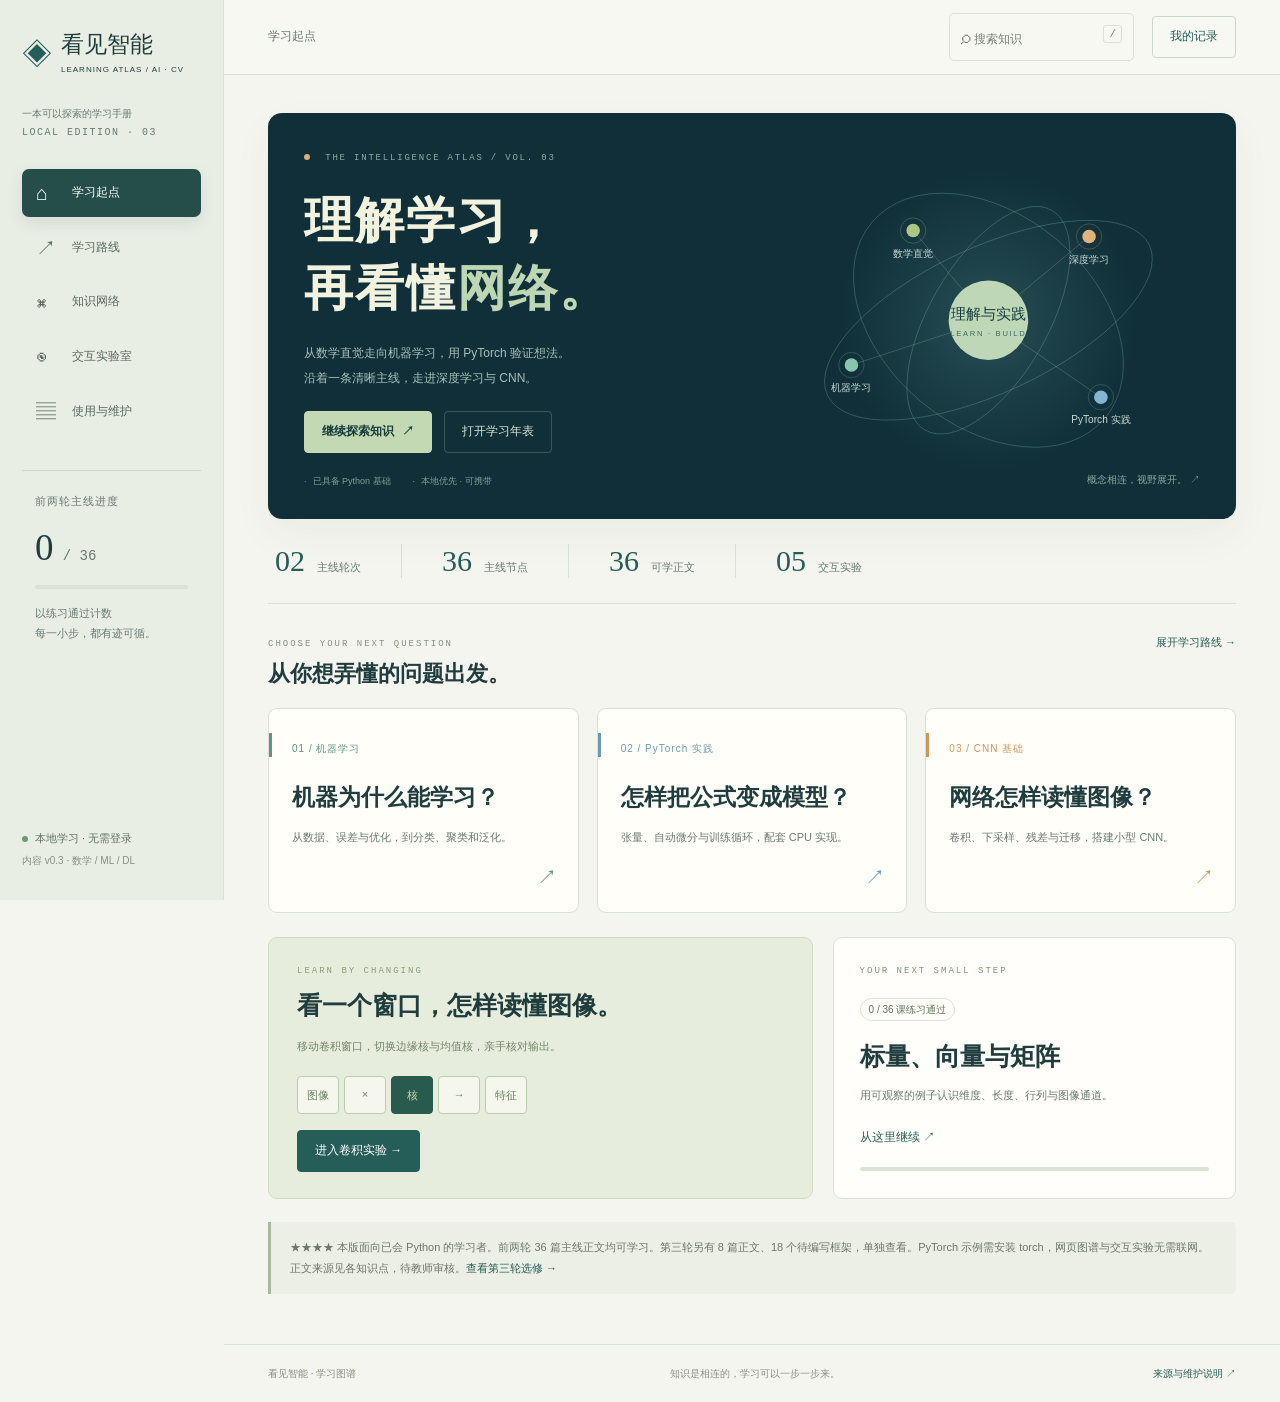
<file: index.html>
<!doctype html>
<html lang="zh-CN">
<head>
  <meta charset="UTF-8">
  <meta name="viewport" content="width=device-width, initial-scale=1">
  <meta name="theme-color" content="#1d504b">
  <meta name="description" content="数学与机器学习、深度学习两轮主线，第三轮单独选修。离线知识网络、学习路线与交互实验。">
  <title>看见智能 · 学习图谱 — AI / CV 学习图谱</title>
  <link rel="stylesheet" href="site/style.css">
  <link rel="stylesheet" href="site/upgrade-v2.css">
  <link rel="stylesheet" href="site/chronicle.css">
  <script defer src="site/data.js"></script>
  <script defer src="site/demos.js"></script>
  <script defer src="site/experiments-v2.js"></script>
  <script defer src="site/graph3d.js"></script>
  <script defer src="site/app.js"></script>
</head>
<body>
  <a class="skip-link" href="#main">跳到主要内容</a>
  <aside class="sidebar">
    <a class="brand" href="#/home" aria-label="看见智能，首页"><span class="brand-icon" aria-hidden="true">◈</span><span>看见智能<span class="brand-sub">LEARNING ATLAS / AI · CV</span></span></a>
    <div class="edition">一本可以探索的学习手册<span>LOCAL EDITION · 03</span></div>
    <nav aria-label="主导航">
      <a href="#/home" data-nav="home"><span aria-hidden="true">⌂</span>学习起点</a>
      <a href="#/path" data-nav="path"><span aria-hidden="true">↗</span>学习路线</a>
      <a href="#/graph" data-nav="graph"><span aria-hidden="true">⌘</span>知识网络</a>
      <a href="#/lab" data-nav="lab"><span aria-hidden="true">◉</span>交互实验室</a>
      <a href="#/guide" data-nav="guide"><span aria-hidden="true">▤</span>使用与维护</a>
    </nav>
    <div class="sidebar-progress"><div class="small-label">前两轮主线进度</div><div class="sidebar-count" id="side-count">0 <span>/ —</span></div><div class="progress-track"><span id="side-bar"></span></div><p>以练习通过计数<br>每一小步，都有迹可循。</p></div>
    <div class="sidebar-foot"><span class="status-dot"></span>本地学习 · 无需登录<br><small>内容 v0.3 · 数学 / ML / DL</small></div>
  </aside>
  <div class="workspace">
    <header class="topbar"><div class="breadcrumbs" id="breadcrumbs">学习起点</div><div class="top-actions"><button id="search-open" class="search-button"><span aria-hidden="true">⌕</span> 搜索知识 <kbd>/</kbd></button><button id="progress-open" class="button subtle">我的记录</button></div></header>
    <main id="main" tabindex="-1"></main>
    <footer class="footer"><span>看见智能 · 学习图谱</span><span>知识是相连的，学习可以一步一步来。</span><a href="#/guide">来源与维护说明 ↗</a></footer>
  </div>
  <dialog id="search-dialog" aria-labelledby="search-title"><div class="dialog-head"><h2 id="search-title">找到一个知识点</h2><button class="icon-button" data-close="search-dialog" aria-label="关闭搜索">×</button></div><label class="search-field"><span class="sr-only">搜索标题、内容或关键词</span><input id="search-input" type="search" placeholder="试试：卷积、学习率、矩阵…" autocomplete="off"></label><p class="muted">搜索知识正文与框架节点 · 支持关键词</p><div id="search-results" class="search-results"></div></dialog>
  <dialog id="progress-dialog" aria-labelledby="progress-title"><div class="dialog-head"><h2 id="progress-title">把学习记录带走</h2><button class="icon-button" data-close="progress-dialog" aria-label="关闭学习记录">×</button></div><div id="progress-summary"></div><p>记录暂存在当前浏览器。移动目录、更换浏览器或清理浏览数据前，请导出备份；在新位置导入即可继续。</p><div class="action-row"><button class="button primary" id="export-progress">导出进度与笔记</button><label class="button" for="import-progress">导入记录</label><input class="sr-only" id="import-progress" type="file" accept="application/json,.json"></div><p class="muted">导入按知识点合并，同一知识点的主动记录保留较新的版本；只打开页面产生的空白记录不会挡住备份恢复。只有明确执行导入后才会写入。导出文件含你的个人笔记，请自行保管。</p><div id="import-result" role="status"></div></dialog>
  <div id="toast" role="status" aria-live="polite"></div>
  <noscript><p>请允许此页面运行本地 JavaScript，或直接阅读 content/ 下的 Markdown 正文。</p></noscript>
</body>
</html>
</file>
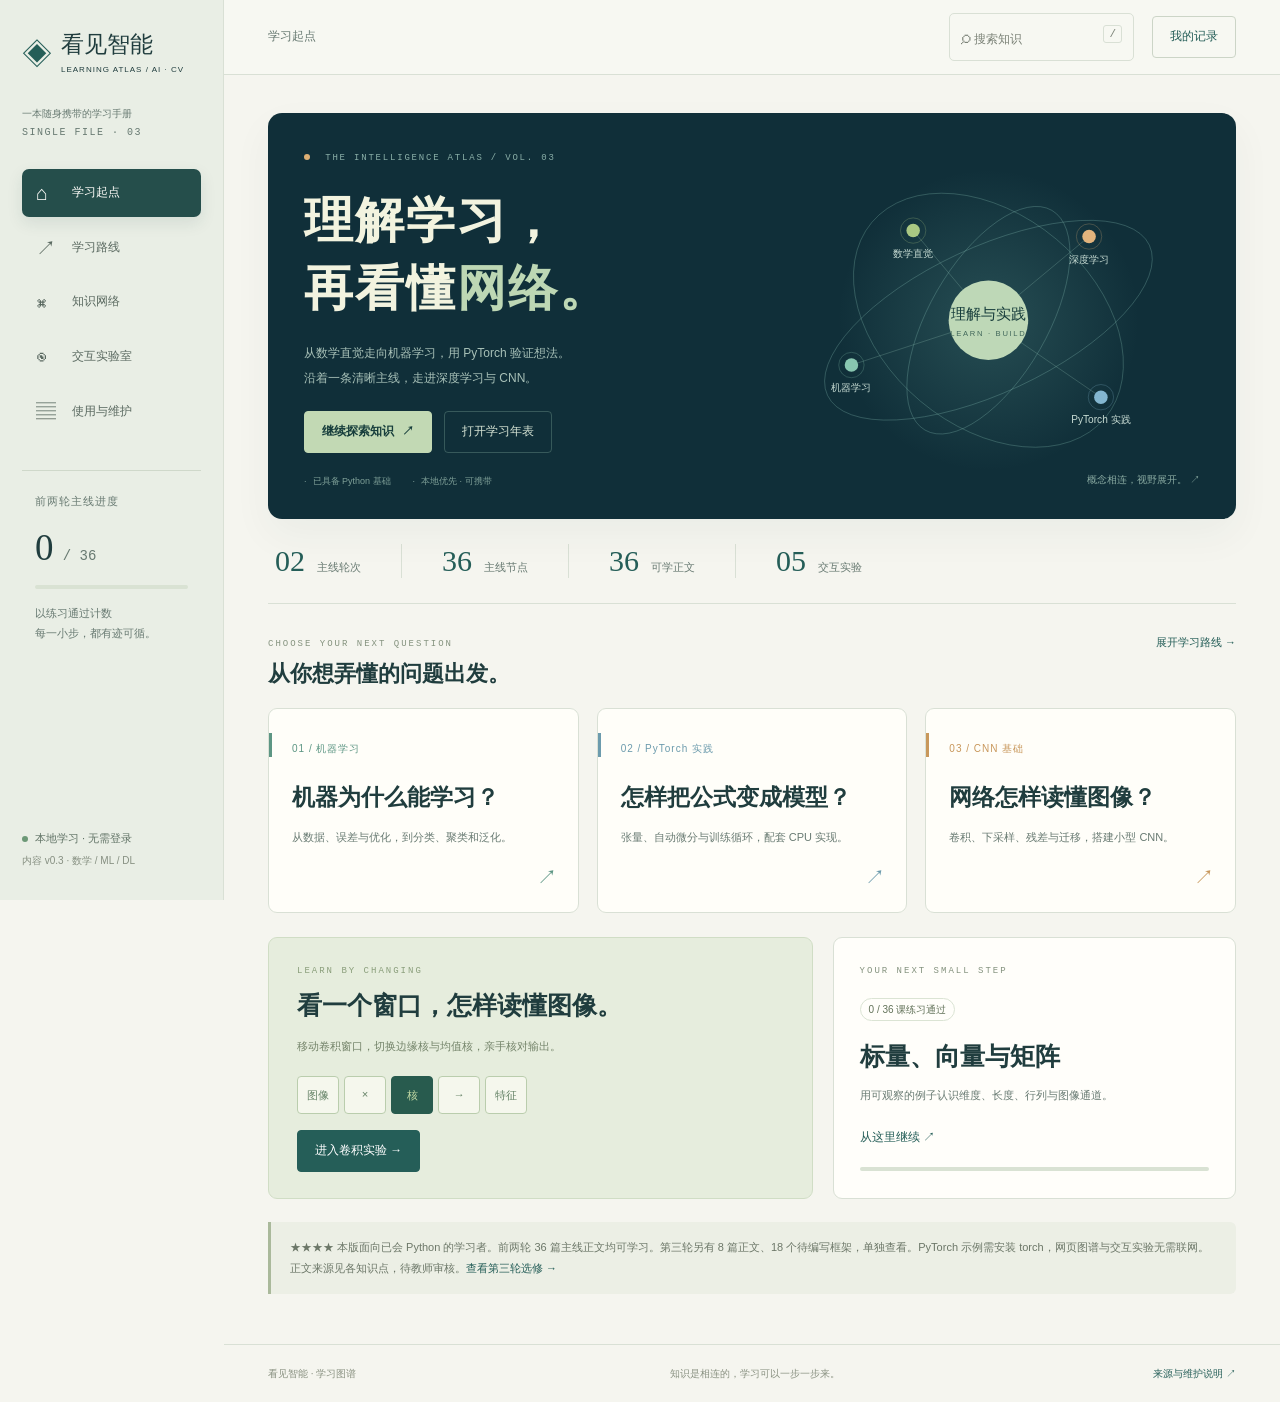
<file: 看见智能.html>
<!doctype html>
<html lang="zh-CN" data-edition="portable">
<head>
  <meta charset="UTF-8">
  <meta name="viewport" content="width=device-width, initial-scale=1">
  <meta name="theme-color" content="#1d504b">
  <meta name="description" content="数学与机器学习、深度学习两轮主线，第三轮单独选修。离线知识网络、学习路线与交互实验。">
  <title>看见智能 · 学习图谱 — AI / CV 学习图谱</title>
  <style>
@charset "UTF-8";
:root{--paper:#f7f6f0;--surface:#fffefa;--ink:#233a36;--muted:#727b72;--green:#21584f;--green-light:#e4ece4;--line:#dce0d5;--orange:#c87440;--serif:"Noto Serif SC","Source Han Serif SC","Songti SC","SimSun",serif;--sans:"Microsoft YaHei","PingFang SC","Noto Sans CJK SC",sans-serif;--mono:"Cascadia Code","Consolas",monospace}
*{box-sizing:border-box}html{scroll-behavior:smooth}body{margin:0;background:var(--paper);color:var(--ink);font:14px/1.8 var(--sans)}button,input,select,textarea{font:inherit}button,a,input,select,textarea{ -webkit-tap-highlight-color:transparent}button,a{touch-action:manipulation}button{cursor:pointer}a{color:var(--green);text-decoration:none}a:hover{text-decoration:underline}button:focus-visible,a:focus-visible,input:focus-visible,select:focus-visible,textarea:focus-visible{outline:3px solid #bd7d45;outline-offset:4px}button:disabled{opacity:.5;cursor:not-allowed}h1,h2,h3,p{margin:0}h1,h2,h3{line-height:1.45}h1,h2{font-family:var(--serif);font-weight:600}h1{font-size:42px;letter-spacing:1px}h2{font-size:27px}h3{font-size:17px}p+p{margin-top:12px}.sr-only{position:absolute;width:1px;height:1px;padding:0;margin:-1px;overflow:hidden;clip:rect(0,0,0,0);white-space:nowrap;border:0}.skip-link{position:fixed;top:-80px;left:20px;z-index:100;background:white;padding:10px}.skip-link:focus{top:10px}.sidebar{position:fixed;inset:0 auto 0 0;width:232px;padding:32px 24px;background:#eef0e8;border-right:1px solid var(--line);display:flex;flex-direction:column;z-index:10}.brand{display:flex;align-items:center;gap:12px;font-family:var(--serif);font-size:28px;color:var(--ink);line-height:1.35}.brand:hover{text-decoration:none}.brand-icon{font-size:38px;color:var(--green)}.brand-sub{display:block;font:10px/2.4 var(--sans);letter-spacing:2px}.edition{font-size:11px;color:var(--muted);margin:30px 0 24px}.edition span{display:block;font:10px/2 var(--mono);letter-spacing:1.5px}nav{display:flex;flex-direction:column;gap:7px}nav a{padding:12px 14px;border-radius:5px;color:#5a6960;font-size:13px;display:flex;align-items:center;gap:13px}nav a span{font-size:20px;width:23px;line-height:1}nav a:hover{background:#e3e8dc;text-decoration:none}nav a.active{background:var(--green);color:#fffefa;box-shadow:0 4px 12px #1b4f4210}.sidebar-progress{margin-top:42px;padding:21px 13px;border-top:1px solid #cfd8ca}.small-label{font-size:11px;letter-spacing:1px;color:var(--muted)}.sidebar-count{font:36px/1.7 var(--serif);margin:5px 0}.sidebar-count span{font:14px var(--mono);color:var(--muted)}.progress-track{height:4px;border-radius:3px;background:#d9e2d3;overflow:hidden}.progress-track>span{display:block;height:100%;background:var(--green);transition:width .4s}.sidebar-progress p{font-size:11px;color:var(--muted);margin-top:15px}.sidebar-foot{margin-top:auto;font-size:11px;color:#617366;line-height:2.4}.sidebar-foot small{font-size:10px;color:#879082}.status-dot{display:inline-block;width:6px;height:6px;background:#6c9876;border-radius:50%;margin-right:7px}.workspace{margin-left:232px}.topbar{height:80px;border-bottom:1px solid var(--line);padding:0 44px;display:flex;align-items:center;justify-content:space-between;gap:20px}.breadcrumbs{font-size:12px;color:var(--muted)}.top-actions{display:flex;gap:18px;align-items:center}.search-button{border:1px solid var(--line);background:transparent;color:#7b8277;border-radius:5px;padding:6px 11px;font-size:12px;min-width:185px;text-align:left}.search-button span{font-size:19px}.search-button kbd{float:right;font:11px var(--mono);border:1px solid var(--line);padding:2px 5px;margin:5px 0 0 28px;border-radius:3px}.button{display:inline-flex;align-items:center;justify-content:center;gap:8px;border:1px solid #ccd5c7;background:var(--surface);border-radius:4px;padding:9px 17px;font-size:12px;line-height:1.8;color:var(--green);text-decoration:none;transition:background .15s,transform .15s}.button:hover{background:#e9eee2;text-decoration:none}.button.primary{background:var(--green);border-color:var(--green);color:white}.button.primary:hover{background:#173f39}.button.subtle{background:transparent}.button.small{padding:5px 11px;font-size:11px}.icon-button{border:0;background:transparent;font:26px var(--sans);color:var(--muted);padding:0 7px}.action-row{display:flex;flex-wrap:wrap;gap:12px;align-items:center;margin-top:20px}main{max-width:1600px;margin:auto;padding:38px 44px 50px;min-height:calc(100vh - 160px)}main:focus{outline:none}.eyebrow{font:10px/1.6 var(--mono);letter-spacing:2px;color:#84927e;margin-bottom:16px;text-transform:uppercase}.hero{display:grid;grid-template-columns:1.2fr 1fr;min-height:300px;border-bottom:1px solid var(--line);padding-bottom:30px;gap:20px}.hero-copy{padding-top:15px}.hero h1{font-size:46px;line-height:1.4}.hero h1 em{font-style:normal;color:var(--green);position:relative;white-space:nowrap}.hero h1 em:after{content:"";position:absolute;bottom:-4px;left:0;right:0;height:2px;background:#adbc98}.hero p{font-size:13px;color:var(--muted);max-width:440px;line-height:2;margin-top:21px}.hero-art{min-width:0;display:flex;align-items:center;justify-content:center;position:relative;background:radial-gradient(ellipse at center,#e8eee100,transparent 72%)}.hero-art svg{width:100%;max-width:450px;height:auto}.hero-art .map-line{stroke:#c2ceba;stroke-width:1.2;fill:none}.hero-art .map-main{stroke:#6f9986;stroke-width:2}.hero-art text{font-family:var(--sans);fill:#627766;font-size:10px}.hero-art .art-caption{position:absolute;bottom:2px;right:5px;font:9px var(--mono);letter-spacing:1px;color:#8b9683}.stats-row{display:flex;gap:28px;padding:22px 0 26px;border-bottom:1px solid var(--line)}.stat{display:flex;align-items:baseline;gap:10px;border-right:1px solid var(--line);padding-right:28px}.stat:last-child{border-right:0}.stat strong{font:27px var(--serif);color:var(--green)}.stat span{font-size:11px;color:var(--muted)}.section-heading{display:flex;justify-content:space-between;gap:15px;align-items:baseline;margin:29px 0 18px}.section-heading h2{font-size:22px}.section-heading a{font-size:11px}.section-heading p{font-size:12px;color:var(--muted)}.home-grid{display:grid;grid-template-columns:1.55fr 1fr;gap:24px}.route-card{background:var(--surface);border:1px solid var(--line);border-radius:7px;overflow:hidden}.route-card-head{padding:20px 24px 16px;display:flex;justify-content:space-between;align-items:center;border-bottom:1px solid var(--line)}.route-card-head h3{font-size:15px}.pill{display:inline-flex;border:1px solid #dbe4d4;color:#627259;padding:2px 8px;border-radius:30px;font-size:10px;white-space:nowrap;line-height:1.7}.pill.available{background:#e9f0e5;border-color:transparent;color:#35624b}.pill.draft{background:#f5ecde;border-color:transparent;color:#977344}.route-preview{padding:8px 23px 13px}.route-step{display:flex;gap:16px;padding:14px 0;position:relative;align-items:center}.route-step:not(:last-child):after{content:"";position:absolute;width:1px;background:#d9e1d2;top:39px;bottom:-10px;left:13px}.route-num{width:28px;height:28px;border:1px solid #bdcbb8;border-radius:50%;display:grid;place-items:center;font:10px var(--mono);color:var(--green);flex-shrink:0;background:var(--surface);z-index:1}.route-step:first-child .route-num{background:var(--green);color:white;border-color:var(--green)}.route-step h4{font-size:12px;margin:0;font-weight:500}.route-step p{font-size:10px;color:var(--muted);margin:2px 0 0}.route-step .step-extra{margin-left:auto;font:10px var(--mono);color:#85917a}.lab-teaser{border:1px solid var(--line);border-radius:7px;background:#eaf0e4;overflow:hidden;min-height:280px;display:flex;flex-direction:column}.lab-teaser-art{height:151px;display:grid;place-items:center;background-image:radial-gradient(#c4d2bd 1px,transparent 1px);background-size:13px 13px}.lab-teaser-art svg{width:220px;height:120px}.lab-teaser-copy{background:var(--surface);padding:19px 21px;flex:1}.lab-teaser-copy h3{font-size:14px;margin-bottom:6px}.lab-teaser-copy p{font-size:11px;color:var(--muted)}.lab-teaser-copy a{display:inline-block;margin-top:12px;font-size:11px}.note-strip{margin-top:23px;padding:15px 19px;border-left:3px solid #aab99b;background:#ecefe5;color:#6c7768;font-size:11px;line-height:1.9}.footer{border-top:1px solid var(--line);display:flex;justify-content:space-between;gap:20px;padding:20px 44px;color:#899181;font-size:10px}.page-intro{margin:4px 0 27px;max-width:800px}.page-intro h1{font-size:35px;margin-bottom:12px}.page-intro p{font-size:13px;color:var(--muted);max-width:710px}.toolbar{display:flex;flex-wrap:wrap;align-items:center;gap:9px;margin:20px 0}.chip{border:1px solid var(--line);background:transparent;border-radius:40px;padding:6px 13px;color:var(--muted);font-size:11px}.chip.active{background:var(--green);border-color:var(--green);color:white}.toolbar select{background:var(--surface);border:1px solid var(--line);border-radius:4px;padding:7px 10px;color:var(--ink);max-width:240px}.legend{display:flex;flex-wrap:wrap;gap:18px;font-size:11px;color:var(--muted)}.legend span{display:flex;align-items:center;gap:6px}.legend i{display:inline-block;width:22px;border-top:1px solid #789788}.legend i.dashed{border-top-style:dashed;border-color:#b7a784}.legend i.dot{border:0;width:7px;height:7px;border-radius:50%;background:#54836a}.legend i.empty{border:1px solid #aab69c;background:transparent;width:7px;height:7px;border-radius:50%}.path-summary{display:flex;justify-content:space-between;gap:16px;padding:21px 25px;background:var(--green);color:#f1f5ea;border-radius:6px;margin-bottom:28px}.path-summary strong{font:25px var(--serif)}.path-summary p{font-size:11px;color:#ccdbcc}.path-summary a{color:#fff}.timeline-stage{display:grid;grid-template-columns:180px 1fr;gap:24px;margin:30px 0;position:relative}.stage-aside .stage-index{font:12px var(--mono);color:var(--stage);margin-bottom:7px}.stage-aside h2{font-size:22px}.stage-aside p{font-size:11px;color:var(--muted);margin-top:10px}.stage-lessons{border-left:1px solid #cdd6c5;padding-left:25px;display:grid;gap:10px}.lesson-row{position:relative;display:flex;gap:16px;align-items:center;padding:17px 20px;border:1px solid var(--line);background:var(--surface);border-radius:5px;color:var(--ink)}.lesson-row:before{content:"";position:absolute;width:7px;height:7px;background:var(--paper);border:1px solid #aebca5;border-radius:50%;left:-30px;top:28px}.lesson-row.done:before{background:var(--green);border-color:var(--green)}.lesson-row:hover{border-color:#8ca68a;text-decoration:none}.lesson-row .number{font:11px var(--mono);color:#8d9786;min-width:17px}.lesson-row h3{font-size:13px;font-weight:500}.lesson-row p{font-size:10px;color:var(--muted);margin-top:3px}.lesson-row .row-status{margin-left:auto;flex-shrink:0;font-size:10px;text-align:right;color:#7a886f}.lesson-row.outline{background:transparent;border-style:dashed}.lesson-row.outline h3{color:#7d8977}.graph-panel{border:1px solid var(--line);background:#fcfcf6;border-radius:7px;overflow:hidden}.graph-scroll{overflow:auto;max-height:720px;background-image:radial-gradient(#dce3d5 .7px,transparent .7px);background-size:15px 15px}.graph-scroll svg{display:block;min-width:100%;height:auto}.graph-node rect{fill:#fffefa;stroke:#b8c9ad;stroke-width:1}.graph-node text{font-family:var(--sans);fill:#3c5849;font-size:12px;pointer-events:none}.graph-node .node-sub{fill:#89957d;font-size:9px}.graph-node.outline rect{fill:#f4f5ee;stroke-dasharray:4 3;stroke:#cbd2c2}.graph-node.outline text{fill:#899581}.graph-node.selected rect{stroke:#21584f;stroke-width:2.5;fill:#e5eddd}.graph-node:hover rect{stroke:#21584f;stroke-width:2}.graph-node .progress-mark{fill:#21584f;stroke:none}.graph-edge{stroke:#adc0a2;stroke-width:1.2;fill:none;opacity:.5}.graph-edge.related{stroke:#baa579;stroke-dasharray:4 5;opacity:.7}.graph-edge.highlight{stroke:#21584f;opacity:1;stroke-width:1.8}.graph-stage-title{font:14px var(--serif);fill:#5f765c}.graph-stage-sub{font:9px var(--mono);fill:#97a18c}.graph-caption{padding:13px 18px;border-top:1px solid var(--line);font-size:11px;color:var(--muted)}.graph-focus{padding:18px 21px;background:#e9eee1;border-bottom:1px solid var(--line);display:flex;justify-content:space-between;gap:20px;align-items:center}.graph-focus h3{font-size:15px}.graph-focus p{font-size:11px;color:var(--muted)}.lesson-layout{display:grid;grid-template-columns:minmax(0,1fr) 245px;gap:35px}.lesson-content{min-width:0}.lesson-header h1{font-size:32px;margin:10px 0 14px}.lesson-header .subtitle{font-size:13px;color:var(--muted);line-height:2}.lesson-meta{display:flex;flex-wrap:wrap;gap:10px;align-items:center;font-size:11px;color:#819076}.objectives{padding:20px 23px;border:1px solid var(--line);background:var(--surface);border-radius:5px;margin:25px 0}.objectives h3{font-size:13px}.objectives ul{padding-left:18px;margin:10px 0 0;font-size:12px;color:#697c65}.prose{font-size:14px;line-height:2.05;color:#3b4b42}.prose h2{font-size:22px;padding-top:17px;margin:22px 0 12px;color:var(--ink)}.prose p{margin-bottom:13px}.prose ul{padding-left:21px}.prose li{margin-bottom:8px}.prose a{text-decoration:underline;text-underline-offset:3px;overflow-wrap:anywhere}.prose code{font:12px/1.8 var(--mono);background:#e8ece1;padding:2px 5px;border-radius:3px}.prose pre{background:#203b35;color:#e7eee0;border-radius:6px;padding:21px 24px;overflow:auto;font:12px/1.9 var(--mono);margin:21px 0;border-left:3px solid #aac18c}.prose pre code{background:none;padding:0;color:inherit;white-space:pre}.lesson-aside{position:sticky;top:24px;align-self:start}.aside-box{border-top:1px solid #cfd8c5;padding:18px 0}.aside-box h3{font-size:11px;color:#7e8b72;margin-bottom:12px;letter-spacing:.5px}.related-link{display:block;font-size:11px;padding:7px 0;line-height:1.65}.related-link span{color:#98a28e;font-size:10px}.aside-state{font:23px var(--serif);margin-bottom:9px}.aside-box .button{width:100%;margin:5px 0}.aside-box p{font-size:11px;color:var(--muted)}.quiz{border:1px solid #c6d4bc;background:#f0f4e8;border-radius:6px;padding:25px;margin:35px 0 20px}.quiz h2{font-size:23px}.quiz .muted{margin-top:6px;font-size:11px}.quiz fieldset{border:0;padding:0;margin:22px 0}.quiz legend{font-size:13px;font-weight:600;margin-bottom:9px}.quiz label{display:flex;align-items:baseline;gap:9px;padding:7px 9px;border-radius:4px;font-size:12px;cursor:pointer}.quiz label:hover{background:#e3ebd9}.quiz input{accent-color:var(--green)}.feedback{font-size:12px;margin-top:8px;padding:10px 12px;background:#fffefa;border-left:3px solid #b7b99c}.feedback.correct{border-color:#4e8369}.feedback.wrong{border-color:#c17a51}.quiz-result{font-size:12px;margin-top:14px}.personal-note{margin-top:28px}.personal-note h3{font-size:15px}.personal-note p{font-size:11px;color:var(--muted);margin:6px 0 10px}textarea{display:block;width:100%;min-height:115px;resize:vertical;border:1px solid var(--line);border-radius:5px;background:#fffefa;padding:12px;color:var(--ink);font-size:12px}.lesson-next{margin-top:30px;display:flex;justify-content:space-between;gap:15px;border-top:1px solid var(--line);padding-top:23px}.outline-message{padding:32px;background:#eef1e6;border:1px dashed #bccab0;border-radius:6px;margin:25px 0}.outline-message h2{font-size:25px;margin-bottom:12px}.outline-message p{font-size:13px;color:#77816d}.lab-grid{display:grid;grid-template-columns:repeat(2,minmax(0,1fr));gap:22px}.lab-card{padding:26px;border:1px solid var(--line);background:var(--surface);border-radius:6px}.lab-card .lab-number{font:11px var(--mono);color:#8b997f;margin-bottom:16px}.lab-card h2{font-size:24px;margin:10px 0}.lab-card p{font-size:12px;color:var(--muted);min-height:50px}.lab-card a{margin-top:18px}.demo{padding:24px;border:1px solid #bfd0b4;border-radius:6px;background:#f1f5e9;margin:25px 0;overflow:hidden}.demo-heading{display:flex;align-items:baseline;justify-content:space-between;gap:10px;margin-bottom:8px}.demo h2{font-size:22px}.demo .demo-tag{font:9px var(--mono);letter-spacing:1px;color:#8a9c79}.demo-description{font-size:12px;color:#75846c;margin-bottom:17px}.demo svg{display:block;width:100%;height:auto;max-height:280px;overflow:visible}.demo svg text{font-family:var(--mono);font-size:11px}.demo-controls{display:flex;flex-wrap:wrap;align-items:center;gap:12px;margin:13px 0}.demo label{font-size:11px;color:#617357}.demo input[type=range]{accent-color:var(--green);max-width:100%;vertical-align:middle}.demo output{font:12px var(--mono);min-width:35px;display:inline-block;text-align:right;color:var(--green)}.demo-readout{font:12px/1.9 var(--mono);color:#41664a;padding:12px 15px;background:#e4ecd9;border-radius:4px;margin-top:12px;overflow-wrap:anywhere}.demo-note{font-size:11px;color:#7a866e;line-height:1.9;margin-top:10px}.dot-inputs{display:grid;gap:9px;margin-bottom:14px}.dot-inputs label{display:grid;grid-template-columns:80px 1fr 35px;align-items:center;gap:10px}.demo select{padding:5px;border:1px solid #c7d1bd;background:#fffefa;color:var(--ink);border-radius:3px;font-size:12px}.conv-layout{display:flex;gap:20px;align-items:center;justify-content:center;flex-wrap:wrap;margin:17px 0}.matrix-group{text-align:center}.matrix-title{font-size:10px;color:#7e8e70;margin:7px 0}.matrix{display:grid;gap:3px}.matrix button,.matrix .cell{height:35px;min-width:35px;display:grid;place-items:center;border:1px solid #d0dbbf;background:#fdfef7;border-radius:2px;font:11px var(--mono);color:#53704c;padding:0}.matrix button.active{border:2px solid #397653;background:#d3e3bb;color:#22452c}.matrix .cell.current{border:2px solid #bd7e41;background:#f2e1bf}.matrix .cell.kernel{background:#e7ecd9}.matrix-symbol{font:23px var(--serif);color:#97a783}.guide-grid{display:grid;grid-template-columns:1fr 1fr;gap:22px}.guide-card{background:var(--surface);border:1px solid var(--line);border-radius:5px;padding:24px}.guide-card h2{font-size:22px;margin-bottom:12px}.guide-card p,.guide-card li{font-size:12px;color:#6d7c66;line-height:2}.guide-card pre{white-space:pre-wrap;overflow-wrap:anywhere;background:#edf1e5;font:11px/2 var(--mono);padding:15px}.source-list{padding:0;list-style:none;margin-top:20px}.source-list li{padding:14px 0;border-bottom:1px solid var(--line);font-size:12px}.source-list small{display:block;color:var(--muted);font-size:10px;margin-top:4px}dialog{border:1px solid #c8d3be;border-radius:9px;background:var(--paper);padding:26px;width:min(640px,calc(100% - 30px));max-height:85vh;color:var(--ink);box-shadow:0 30px 110px #11281c40}dialog::backdrop{background:#19372955;backdrop-filter:blur(3px)}.dialog-head{display:flex;justify-content:space-between;align-items:center;margin-bottom:20px}.dialog-head h2{font-size:25px}.search-field input{width:100%;padding:12px 15px;border:1px solid #bbcbb0;border-radius:5px;background:var(--surface);font-size:14px;color:var(--ink)}.muted{color:var(--muted);font-size:12px}.search-results{margin-top:15px;max-height:50vh;overflow:auto}.search-result{display:block;padding:14px 6px;border-bottom:1px solid var(--line)}.search-result strong{font-size:13px;display:block}.search-result p{font-size:11px;color:var(--muted);margin:4px 0}.search-result:hover{background:#edf1e6;text-decoration:none}#search-dialog>.muted{margin-top:10px}#progress-dialog p{font-size:12px;line-height:2}#progress-summary{padding:15px;background:#e7edde;border-radius:5px;margin-bottom:15px;color:var(--green)}#import-result{font-size:12px;margin-top:14px}#toast{position:fixed;bottom:26px;left:calc(50% + 116px);transform:translateX(-50%) translateY(15px);background:#244f42;color:white;padding:11px 20px;border-radius:5px;font-size:12px;z-index:100;opacity:0;pointer-events:none;transition:.2s;max-width:calc(100vw - 35px)}#toast.visible{opacity:1;transform:translateX(-50%) translateY(0)}.storage-warning{background:#f9ebd5;border-left:3px solid #b47f45;padding:11px 15px;font-size:12px;margin-bottom:18px}.empty{padding:30px;color:var(--muted);font-size:13px}.hero,.home-grid,.page-intro{animation:arrive .35s ease-out both}@keyframes arrive{from{opacity:.2;transform:translateY(7px)}to{opacity:1;transform:none}}
@media(min-width:1550px){main{padding:45px 65px}.topbar,.footer{padding-left:65px;padding-right:65px}.hero h1{font-size:55px}.hero{min-height:330px}.home-grid{gap:32px}.route-step{padding:17px 0}}
@media(max-width:1200px){.sidebar{width:205px;padding:27px 19px}.workspace{margin-left:205px}.topbar{padding:0 28px}main{padding:30px 28px 40px}.hero h1{font-size:38px}.hero{grid-template-columns:1.25fr 1fr;min-height:290px}.home-grid{gap:18px}.lesson-layout{grid-template-columns:minmax(0,1fr) 200px;gap:23px}.timeline-stage{grid-template-columns:145px 1fr}.footer{padding:20px 28px}#toast{left:calc(50% + 102px)}}
@media(max-width:950px){.sidebar{width:175px;padding:25px 16px}.brand{font-size:24px}.brand-icon{font-size:30px}.brand-sub{font-size:8px;letter-spacing:1px}.edition{font-size:10px}nav a{padding:11px 9px;font-size:12px;gap:7px}.workspace{margin-left:175px}.hero{grid-template-columns:1fr}.hero-art{display:none}.hero h1{font-size:40px}.hero p{max-width:530px}.hero{min-height:auto;padding-bottom:26px}.home-grid{grid-template-columns:1fr 1fr}.stats-row{gap:15px}.stat{padding-right:15px;gap:6px}.stat strong{font-size:23px}.stat span{font-size:10px}.lesson-layout{grid-template-columns:1fr}.lesson-aside{position:static;display:grid;grid-template-columns:1fr 1fr;gap:20px}.lesson-header h1{font-size:30px}.top-actions{gap:10px}.search-button{min-width:140px}.search-button kbd{margin-left:10px}.timeline-stage{grid-template-columns:120px 1fr;gap:15px}.stage-aside h2{font-size:20px}.footer span:nth-child(2){display:none}#toast{left:calc(50% + 87px)}.guide-grid{grid-template-columns:1fr}}
@media(max-width:700px){.sidebar{position:relative;width:auto;inset:auto;padding:16px 20px 0;border-right:0;border-bottom:1px solid var(--line)}.brand{font-size:23px;gap:8px}.brand-icon{font-size:30px}.brand-sub{display:inline;margin-left:12px;font-size:9px}.edition,.sidebar-progress,.sidebar-foot{display:none}nav{flex-direction:row;gap:4px;overflow:auto;margin-top:15px;padding-bottom:10px}nav a{padding:7px 10px;font-size:11px;white-space:nowrap;gap:5px}nav a span{font-size:15px;width:auto}.workspace{margin:0}.topbar{height:61px;padding:0 20px}.breadcrumbs{font-size:10px;max-width:40%;overflow:hidden;text-overflow:ellipsis;white-space:nowrap}.top-actions{gap:8px}.top-actions .button{padding:6px 9px;font-size:10px}.search-button{font-size:10px;min-width:118px;padding:4px 8px}.search-button kbd{display:none}main{padding:25px 20px 35px}.hero-copy{padding-top:0}.hero h1{font-size:36px}.hero p{font-size:12px}.eyebrow{font-size:9px;letter-spacing:1.6px}.stats-row{flex-wrap:wrap;gap:14px 0;justify-content:space-between}.stat{padding-right:10px;gap:6px}.stat strong{font-size:23px}.stat span{font-size:9px}.home-grid{grid-template-columns:1fr}.section-heading h2{font-size:21px}.page-intro h1{font-size:29px}.page-intro p{font-size:12px}.path-summary{padding:18px;flex-direction:column;gap:10px}.timeline-stage{display:block;margin:27px 0}.stage-aside{margin-bottom:15px}.stage-aside .stage-index{display:inline;margin-right:8px}.stage-aside h2{display:inline;font-size:20px}.stage-aside p{margin-top:5px}.stage-lessons{margin-left:5px;padding-left:18px}.lesson-row{padding:13px 12px;gap:10px}.lesson-row:before{left:-23px;top:25px}.lesson-row h3{font-size:12px}.lesson-row p{font-size:10px}.lesson-row .row-status{font-size:9px}.lesson-row .number{display:none}.lesson-header h1{font-size:27px}.prose{font-size:13px}.prose h2{font-size:21px}.prose pre{padding:17px;font-size:11px}.prose code{font-size:11px}.lesson-aside{grid-template-columns:1fr}.quiz{padding:20px 16px}.quiz label{font-size:11px}.demo{padding:18px 13px}.demo h2{font-size:20px}.demo-tag{display:none}.demo-controls{gap:9px}.matrix button,.matrix .cell{height:30px;min-width:30px;font-size:10px}.conv-layout{gap:10px}.matrix-symbol{font-size:18px}.lab-grid{grid-template-columns:1fr}.footer{padding:18px 20px;font-size:9px}.lesson-next .button{font-size:10px;padding:8px}.graph-focus{flex-direction:column;align-items:flex-start}.legend{gap:12px;font-size:10px}.graph-scroll{max-height:580px}#toast{left:50%;width:max-content}.guide-card{padding:20px}}
.legend i.empty{padding:0}.guide-card a.resource-link{display:block;margin-top:9px;font-size:12px}.source-list small{overflow-wrap:anywhere}
@media(prefers-reduced-motion:reduce){html{scroll-behavior:auto}*,*:before,*:after{animation:none!important;transition:none!important}}

</style>
  <style>
/* Volume 02: quiet reading surfaces, a deep teal observatory, warm signal colors. */
:root{--paper:#f5f5ef;--surface:#fffef9;--ink:#203d3e;--muted:#687a72;--green:#255e58;--line:#d9e0d5}
body{font-size:15px}.sidebar{background:#e9eee5;width:224px;padding:29px 22px}.brand{font-size:23px;gap:9px}.brand-icon{font-size:30px}.brand-sub{font-size:8px;letter-spacing:1px}.workspace{margin-left:224px}.topbar{height:75px;background:#f9faf5a8}.edition{margin:26px 0;font-size:10px}nav a{font-size:12px;border-radius:7px;padding:13px 14px}nav a.active{background:#254e4b;box-shadow:0 6px 16px #1d46431a}.sidebar-progress{margin-top:35px}.sidebar-foot{line-height:2}.hero-v2{background:#102f39;color:#f7f5df;border-radius:14px;padding:38px 36px 30px;min-height:350px;border:0;grid-template-columns:1.1fr 1fr;gap:8px;position:relative;overflow:hidden;box-shadow:0 16px 40px #17403b0c}.hero-v2:before{content:"";position:absolute;inset:0;background-image:radial-gradient(#9ecfc22b .65px,transparent .65px);background-size:22px 22px;pointer-events:none}.hero-v2 .hero-copy{position:relative;padding-top:0;z-index:1}.hero-v2 .eyebrow{color:#8aafa8;letter-spacing:1.8px;font-size:9px;margin-bottom:22px}.edition-dot{display:inline-block;width:6px;height:6px;border-radius:50%;background:#dcaf74;margin-right:8px}.hero-v2 h1{font-size:49px;line-height:1.38;letter-spacing:2px;color:#f2f3df}.hero-accent{color:#bdd7b4}.hero-v2 p{color:#a8c1b8;font-size:12px;line-height:2.1;margin-top:18px}.hero-v2 .button.primary{background:#c2d9b4;color:#173e3c;border-color:#c2d9b4;font-weight:600}.hero-v2 .button.subtle{color:#d6e3d4;border-color:#719a8d65;background:transparent}.hero-v2 .button:hover{transform:translateY(-2px)}.hero-meta{display:flex;gap:22px;font-size:9px;color:#7e9f97;margin-top:20px}.hero-meta span:before{content:"·";margin-right:6px}.hero-orbit{display:flex;align-items:center;justify-content:center;position:relative;min-width:0;border-radius:12px}.hero-orbit svg{width:100%;max-width:500px;height:auto;overflow:visible}.hero-orbit text{font-family:var(--sans)}.hero-orbit:hover{text-decoration:none}.orbit-caption{position:absolute;bottom:0;right:0;font-size:10px;color:#89aaa1}.orbit-lines{transform-origin:250px 180px;animation:orbit-breathe 10s ease-in-out infinite alternate}@keyframes orbit-breathe{to{transform:rotate(7deg)}}.stats-row{padding:25px 7px;gap:40px}.stat{gap:12px;padding-right:40px}.stat strong{font-size:30px}.stat span{font-size:11px}.section-heading .eyebrow{margin-bottom:7px;font-size:9px}.learning-tracks{display:grid;grid-template-columns:repeat(3,minmax(0,1fr));gap:18px}.track-card{border:1px solid var(--line);border-radius:9px;padding:24px 23px 30px;background:var(--surface);position:relative;min-height:205px;color:var(--ink);transition:.2s}.track-card:before{content:"";position:absolute;top:24px;left:0;width:3px;height:24px;background:var(--track-color)}.track-card:hover{transform:translateY(-4px);text-decoration:none;border-color:var(--track-color);box-shadow:0 10px 24px #294e3b09}.track-index{font-size:10px;letter-spacing:1px;color:var(--track-color)}.track-card h3{font-family:var(--serif);font-size:23px;margin:21px 0 13px}.track-card p{font-size:11px;line-height:1.9;color:var(--muted);max-width:250px}.track-arrow{position:absolute;right:21px;bottom:17px;font-size:20px;color:var(--track-color)}.home-bottom{display:grid;grid-template-columns:1.35fr 1fr;gap:20px;margin-top:24px}.home-lab-banner{background:#e6eddd;border:1px solid #d0ddc5;border-radius:9px;padding:26px 28px;position:relative;overflow:hidden}.home-lab-banner h2{font-size:25px}.home-lab-banner p{font-size:11px;color:#74846a;margin-top:12px}.home-lab-banner .eyebrow{font-size:9px;color:#8a9e7b;margin-bottom:10px}.home-lab-banner .button{margin-top:16px}.mini-corridor{display:flex;gap:5px;margin-top:20px}.mini-corridor span{width:42px;height:38px;border:1px solid #bacdad;display:grid;place-items:center;font:14px var(--mono);background:#f5f7ed;color:#658367;border-radius:4px}.mini-corridor .current{background:#285b4e;color:#c4dba5;border-color:#285b4e}.home-continue{border:1px solid var(--line);border-radius:9px;padding:26px;background:#fffefa}.home-continue .eyebrow{font-size:9px}.home-continue h2{font-size:25px;margin:18px 0 10px}.home-continue p{font-size:11px;color:var(--muted)}.home-continue>a{display:block;font-size:12px;margin:22px 0 18px}.note-strip{border-radius:0 6px 6px 0}.page-intro h1{font-size:36px;letter-spacing:.5px}.page-intro .eyebrow{font-size:9px;letter-spacing:1.6px}.page-intro p{font-size:12px;line-height:2}.toolbar-spacer{flex:1}.toolbar .chip{font-size:11px}.atlas-layout{display:grid;grid-template-columns:minmax(0,1fr) 260px;border:1px solid #214249;border-radius:12px;overflow:hidden;min-height:620px;box-shadow:0 15px 45px #224b3712}.atlas-scene{position:relative;background:#0b2530;min-width:0;height:620px;overflow:hidden}.atlas-scene canvas{width:100%;height:100%;display:block;touch-action:none;cursor:grab}.atlas-hud{position:absolute;top:23px;left:24px;display:flex;gap:8px;align-items:center;color:#a9c6b9;font-size:10px;letter-spacing:1px;pointer-events:none}.atlas-hud #atlas-count{font:9px var(--mono);margin-left:12px;color:#668b83}.live-dot{height:5px;width:5px;background:#b7d6a9;border-radius:50%;box-shadow:0 0 12px #b7d6a977}.atlas-controls{position:absolute;bottom:43px;left:20px;display:flex;gap:6px;flex-wrap:wrap}.atlas-controls .button{font-size:10px;padding:5px 9px;color:#bad3c8;background:#15343d;border-color:#496b6255}.atlas-controls .button:hover{background:#26564e}.atlas-hint{position:absolute;bottom:15px;left:23px;color:#70978e;font-size:9px;pointer-events:none}.atlas-detail{background:#f0f3e9;padding:25px 22px;min-width:0}.atlas-detail>.eyebrow{font-size:8px;letter-spacing:1.3px;color:#819a80;margin-bottom:21px}.atlas-detail h2{font-size:23px;line-height:1.55;margin:14px 0}.atlas-detail p{font-size:11px;line-height:1.95;color:#70816c}.atlas-detail .button{margin-top:17px;font-size:11px;width:100%}.atlas-detail select{width:100%;max-width:100%;border:1px solid #cad6c1;background:#fffef6;color:#45634b;border-radius:4px;padding:8px;font-size:11px;text-overflow:ellipsis}.atlas-select-label{display:block;font-size:10px;color:#788c70;margin:23px 0 8px}.atlas-neighbors{border-top:1px solid #d2ddc9;margin-top:19px;padding-top:14px}.atlas-neighbors h3{font-size:10px;color:#7b9072;margin-bottom:8px}.atlas-neighbors button{display:block;border:0;background:transparent;text-align:left;padding:6px 0;font-size:10px;line-height:1.7;color:#48664e;cursor:pointer}.atlas-neighbors button:hover{text-decoration:underline}.atlas-legend{display:flex;flex-wrap:wrap;gap:9px 10px;margin-top:23px}.atlas-legend span{font-size:9px;color:#75876e;display:flex;gap:5px;align-items:center}.atlas-legend i{display:block;width:5px;height:5px;border-radius:50%}.atlas-help{margin-top:18px!important;font-size:10px!important;color:#8a9880!important}.implementation-panel{border:1px solid #bed0bd;border-radius:8px;padding:25px;background:#f0f5ec;margin:28px 0}.implementation-panel h2{font-size:23px}.implementation-panel p{font-size:12px;color:#6c7d68;margin-top:10px}.implementation-panel pre{background:#153d3b;color:#dcebdc;padding:17px;border-radius:5px;overflow:auto;font:11px/1.85 var(--mono);max-height:550px}.implementation-panel details summary{cursor:pointer;font-size:12px;color:#3e6e59;padding:10px 0}.implementation-panel details[open] summary{margin-bottom:8px}.lab-card{border-radius:10px;padding:27px;position:relative;overflow:hidden;background:linear-gradient(145deg,#fffefa,#eff3e7);border-color:#d6e0cc}.lab-card .lab-number{display:flex;align-items:center;justify-content:space-between}.lab-formula{font:30px/1.5 var(--serif);color:#6b967c;margin:25px 0;letter-spacing:1px}.lab-card h2{font-size:24px}.lab-card p{font-size:12px}.sample-strip{display:flex;gap:6px;justify-content:space-between;margin:20px 0;flex-wrap:wrap}.sample-dot{display:flex;flex-direction:column;align-items:center;font-size:10px;color:#8b9980;min-width:30px}.sample-dot strong{display:grid;place-items:center;height:31px;width:31px;border:1px solid #b9c8a8;border-radius:50%;font-size:11px;font-weight:400;background:#fffef7}.sample-dot.positive strong{background:#396858;color:white;border-color:#396858}.sample-dot span{font:9px var(--mono);margin-top:5px}.confusion-grid{display:grid;grid-template-columns:repeat(2,1fr);gap:8px;margin:17px 0}.confusion-grid>div{display:flex;justify-content:space-between;align-items:center;padding:11px 16px;border:1px solid #d0dcc2;background:#f9fbf4;border-radius:4px}.confusion-grid span{font-size:11px;color:#76896a}.confusion-grid strong{font:25px var(--serif);color:#467358}.return-bars{margin:24px 0}.return-bars>div{position:relative;height:65px;padding:10px 0}.return-bars span{display:block;font-size:11px;color:#7b8c6d}.return-bars i{display:block;background:#769b73;height:12px;max-width:100%;border-radius:3px;margin-top:8px;transition:width .1s}.return-bars strong{position:absolute;right:0;top:9px;font:12px var(--mono);color:#51734f}.return-bars>div:last-child i{background:#c5955c}.q-corridor{display:grid;grid-template-columns:repeat(5,1fr);gap:6px;margin:23px 0}.q-corridor>div{border:1px solid #c3d3b5;border-radius:5px;background:#fffef5;text-align:center;padding:12px 3px;color:#5f7c50}.q-corridor span{font-size:10px;display:block}.q-corridor strong{font-size:27px;display:block;font-family:var(--mono);font-weight:400}.q-corridor .agent{background:#295b4d;color:#d7e9b8;border-color:#295b4d}.q-corridor .terminal{border-style:dashed}.q-values{display:grid;grid-template-columns:repeat(3,1fr);gap:8px}.q-values>div{border:1px solid #d6dfcc;border-radius:3px;padding:9px;background:#fafcf6}.q-values span{font-size:10px;color:#7a8d6c;display:block;margin-bottom:5px}.q-values code{font:11px/1.7 var(--mono);color:#4d7051}.lesson-header h1{font-size:33px}.lesson-content .prose{line-height:2.15}.lesson-row{border-radius:6px}.path-summary{background:#1c4846;border-radius:9px}.path-summary .button{border-color:#83aa9670;background:#28564f}.footer{font-size:10px}.guide-card{border-radius:8px}
@media(min-width:1550px){.hero-v2{padding:45px}.hero-v2 h1{font-size:59px}.atlas-scene{height:680px}.atlas-layout{grid-template-columns:minmax(0,1fr) 290px}.track-card h3{font-size:25px}}
@media(max-width:1200px){.sidebar{width:200px;padding:28px 18px}.workspace{margin-left:200px}.brand{font-size:21px}.hero-v2{padding:28px;grid-template-columns:1.1fr 1fr}.hero-v2 h1{font-size:42px}.hero-v2 .eyebrow{font-size:8px;letter-spacing:1px}.stats-row{gap:22px}.stat{padding-right:22px}.track-card{padding:22px 18px}.track-card h3{font-size:21px}.atlas-layout{grid-template-columns:minmax(0,1fr) 225px}.atlas-detail{padding:23px 18px}.atlas-scene{height:600px}.home-lab-banner h2{font-size:23px}}
@media(max-width:950px){.sidebar{width:175px;padding:25px 14px}.workspace{margin-left:175px}.brand{font-size:18px}.brand-sub{font-size:7px}.hero-v2{grid-template-columns:1fr}.hero-orbit{display:none}.hero-v2 h1{font-size:44px}.hero-v2 p{max-width:none}.learning-tracks{grid-template-columns:1fr}.track-card{min-height:135px;padding:21px 24px}.track-card h3{font-size:22px;margin:12px 0 7px}.track-card p{max-width:none}.home-bottom{grid-template-columns:1fr}.atlas-layout{grid-template-columns:1fr}.atlas-scene{height:530px}.atlas-detail{display:grid;grid-template-columns:1fr 1fr;gap:0 22px}.atlas-detail>.eyebrow{grid-column:1/-1}.atlas-detail #atlas-selection{grid-column:1}.atlas-detail .atlas-select-label,.atlas-detail select,.atlas-detail .atlas-legend,.atlas-detail .atlas-help{grid-column:2}.atlas-detail .atlas-select-label{grid-row:2;margin-top:12px;align-self:end}.atlas-detail select{grid-row:3;align-self:start}.atlas-detail #atlas-selection{grid-row:2/6}.atlas-detail .atlas-legend{grid-row:4;margin-top:14px}.atlas-detail .atlas-help{grid-row:5}.stats-row{gap:14px}.stat{padding-right:14px}.stat strong{font-size:26px}.stat span{font-size:10px}.page-intro h1{font-size:31px}}
@media(max-width:700px){.sidebar{width:auto;padding:16px 20px 0}.workspace{margin:0}.brand{font-size:23px}.brand-sub{font-size:8px}.hero-v2{padding:26px 22px;border-radius:10px}.hero-v2 h1{font-size:41px}.hero-v2 .eyebrow{font-size:7px;letter-spacing:.8px}.hero-v2 p{font-size:11px}.hero-v2 .action-row{gap:9px}.hero-v2 .button{font-size:10px;padding:9px 12px}.hero-meta{font-size:8px;gap:15px}.stats-row{padding:20px 0;gap:8px;flex-wrap:nowrap}.stat{padding-right:8px;gap:4px}.stat strong{font-size:23px}.stat span{font-size:9px}.section-heading h2{font-size:23px}.section-heading{align-items:flex-end}.section-heading>a{font-size:10px;white-space:nowrap}.learning-tracks{gap:12px}.track-card h3{font-size:23px}.home-lab-banner{padding:23px}.home-lab-banner h2{font-size:23px}.atlas-scene{height:440px}.atlas-detail{display:block;padding:22px}.atlas-detail h2{font-size:24px}.atlas-detail .atlas-select-label{margin-top:20px}.atlas-detail .button{width:auto}.atlas-neighbors{display:none}.atlas-legend{margin-top:20px}.atlas-hud{top:18px;left:18px}.atlas-controls{left:13px;bottom:42px;gap:5px}.atlas-controls .button{font-size:9px;padding:6px 8px}.atlas-hint{font-size:8px;left:15px}.page-intro h1{font-size:28px}.toolbar-spacer{display:none}.toolbar select{max-width:180px}.lesson-header h1{font-size:28px}.implementation-panel{padding:19px 16px}.implementation-panel h2{font-size:22px}.implementation-panel pre{font-size:10px;padding:14px}.q-corridor strong{font-size:23px}.q-corridor span{font-size:9px}.q-values code{font-size:10px}.sample-dot strong{width:25px;height:25px}.sample-strip{gap:6px;justify-content:flex-start}.atlas-layout{border-radius:9px}}
@media(prefers-reduced-motion:reduce){.orbit-lines{animation:none}.return-bars i,.track-card,.hero-v2 .button{transition:none}}

</style>
  <style>
/* A book-like learning chronicle. The reading surface keeps native horizontal scroll. */
.round-tabs{display:flex;flex-wrap:wrap;gap:9px;margin:24px 0 17px}.round-tabs .chip{padding:11px 15px;border-radius:7px;font-size:12px}.round-tabs .chip:last-child{margin-left:auto;border-style:dashed}.round-tabs .chip.active{background:#254e4b;color:#fff;border-color:#254e4b}.state-key{display:flex;flex-wrap:wrap;gap:9px 23px;color:#6e7e70;font-size:10px;margin:18px 0 22px;line-height:1.8}.chronicle{background:#fdfcf5;border:1px solid #d6d9c9;border-radius:12px;overflow:hidden;box-shadow:0 14px 40px #2c433309}.chronicle-head{padding:26px 28px 16px;display:flex;justify-content:space-between;gap:16px;align-items:center}.chronicle-head .eyebrow{font:9px var(--mono);color:#9b865f;letter-spacing:1.4px}.chronicle-head h2{font-size:25px;margin-top:10px}.chronicle-actions{display:flex;gap:7px;flex-shrink:0}.chronicle-actions .button{font-size:11px;background:#f9f8ef;border-color:#d9d9c7}.axis-chapters{padding:0 28px 18px;display:flex;gap:8px;flex-wrap:wrap}.axis-chapters .chip{border-radius:4px;font-size:10px;padding:6px 12px;background:#f2f1e7}.axis-chapters span{color:#a69a7d;margin-left:8px}.chronicle-scroll{overflow-x:auto;overflow-y:hidden;scrollbar-color:#9ba68f #eeeede;scrollbar-width:auto;outline-offset:-3px;position:relative;border-block:1px solid #e1e1d3;background-color:#f8f7ee;background-image:linear-gradient(#e4e3d333 1px,transparent 1px);background-size:100% 26px}.chronicle-track{height:610px;position:relative}.chronicle-axis{position:absolute;left:30px;right:35px;top:300px;height:3px;background:linear-gradient(90deg,#a58d60,#4f786a 25%,#376c6a 80%,#adb69b);display:flex;justify-content:space-between;align-items:center}.chronicle-axis:after{content:'';position:absolute;right:-8px;top:-5px;border-left:10px solid #adb69b;border-block:6px solid transparent}.chronicle-axis>span{position:absolute;top:20px;font:10px var(--mono);color:#a28b69}.chronicle-axis>span:last-child{right:0}.chronicle-event{position:absolute;top:0;width:224px;height:100%;pointer-events:none}.axis-pin{position:absolute;top:288px;left:100px;width:27px;height:27px;z-index:2;display:grid;place-items:center;background:#fbfaf0;border:1px solid var(--chapter-color);color:var(--chapter-color);font:10px var(--mono);border-radius:5px;box-shadow:0 0 0 5px #f8f7ee}.axis-stem{position:absolute;left:113px;width:1px;background:var(--chapter-color);opacity:.5}.above .axis-stem{top:244px;height:44px}.below .axis-stem{top:315px;height:41px}.chapter-card{position:absolute;left:0;width:224px;height:204px;padding:17px 17px 13px;background:#fffef8;border:1px solid #d6dccc;border-top:3px solid var(--chapter-color);border-radius:7px;pointer-events:auto;display:flex;flex-direction:column;color:var(--ink);box-shadow:0 5px 15px #304d3b08;transition:transform .18s,box-shadow .18s}.above .chapter-card{top:40px}.below .chapter-card{top:356px}.chapter-card:hover,.chapter-card:focus-visible{transform:translateY(-4px);box-shadow:0 10px 22px #304d3b16;text-decoration:none;border-color:var(--chapter-color)}.chapter-card.selected{outline:2px solid #b9914c;outline-offset:4px;background:#fff8e4}.chapter-card.outline{border-style:dashed;background:repeating-linear-gradient(135deg,#fbfaf4,#fbfaf4 8px,#f5f4eb 8px,#f5f4eb 9px)}.chapter-meta{display:flex;justify-content:space-between;font-size:9px;color:var(--chapter-color);gap:8px}.chapter-meta>span:last-child{font-size:14px;line-height:1}.chapter-card h3{font:18px/1.45 var(--serif);color:var(--ink);margin:13px 0 8px;display:-webkit-box;-webkit-line-clamp:2;-webkit-box-orient:vertical;overflow:hidden}.chapter-card p{font:10px/1.8 var(--sans);color:#819079;display:-webkit-box;-webkit-line-clamp:2;-webkit-box-orient:vertical;overflow:hidden}.chapter-status{border-top:1px solid #e6e8db;padding-top:10px;margin-top:auto;display:flex;justify-content:space-between;gap:7px;color:#71856d;font-size:9px}.complete .axis-pin{background:#285e52;color:#fff;border-color:#285e52}.complete .chapter-status{color:#276b4e}.chronicle-caption{padding:15px 26px;font-size:10px;line-height:1.9;color:#8d927f}.axis-focus{padding:14px 28px;font-size:11px;border-top:1px solid #e2e2d5;display:flex;gap:15px;flex-wrap:wrap;color:#79846f}.axis-focus a{margin-left:auto}.atlas-help .pill{font-size:9px}.atlas-layout{border-color:#416b68}.atlas-scene{height:650px}.home-lab-banner .mini-corridor span{font-size:11px}.sidebar-count{font-size:37px}
@media(max-width:950px){.round-tabs .chip:last-child{margin-left:0}.chronicle-head{align-items:flex-start;flex-direction:column}.atlas-scene{height:600px}}
@media(max-width:700px){.round-tabs{gap:7px}.round-tabs .chip{font-size:10px;padding:9px 11px}.chronicle-head{padding:23px 19px 15px}.chronicle-head h2{font-size:22px}.axis-chapters{padding-inline:19px}.chronicle-caption{padding:14px 18px}.state-key{font-size:9px;gap:6px 14px}.chronicle-track{height:590px}.chapter-card{height:196px}.above .chapter-card{top:48px}.atlas-scene{height:510px}.axis-focus{padding:13px 18px}.chronicle-actions{flex-wrap:wrap}.chronicle-scroll{overscroll-behavior-x:contain}}
@media(prefers-reduced-motion:reduce){.chapter-card{transition:none}}
/* A full-width network scene; reading controls sit below it. */
.atlas-layout{grid-template-columns:1fr}.atlas-scene{height:730px}.atlas-detail{display:grid;grid-template-columns:1.6fr 1fr;gap:0 35px}.atlas-detail>.eyebrow{grid-column:1/-1}.atlas-detail #atlas-selection{grid-column:1;grid-row:2/6}.atlas-detail .atlas-select-label,.atlas-detail select,.atlas-detail .atlas-legend,.atlas-detail .atlas-help{grid-column:2}.atlas-detail .atlas-select-label{grid-row:2;align-self:end;margin-top:8px}.atlas-detail select{grid-row:3;align-self:start}.atlas-detail .atlas-legend{grid-row:4}.atlas-detail .atlas-help{grid-row:5}.atlas-detail .button{width:auto}.atlas-neighbors{display:flex;flex-wrap:wrap;gap:6px 20px}.atlas-neighbors h3{width:100%}.atlas-neighbors button{font-size:11px}.atlas-detail h2{margin-top:10px}
@media(max-width:700px){.atlas-scene{height:730px}.atlas-detail{display:block}.atlas-neighbors{display:none}.atlas-detail .atlas-select-label{margin-top:22px}}
.atlas-legend b{font-size:21px;font-weight:400;line-height:1;vertical-align:middle;margin-right:7px}.atlas-scene{height:680px}.atlas-hud{letter-spacing:1px}.atlas-hud #atlas-count{opacity:.6;font-size:9px}.atlas-scene canvas{touch-action:none}.atlas-hint{color:#a4beb5}.atlas-help{line-height:1.9}@media(max-width:700px){.atlas-scene{height:650px}.atlas-legend b{font-size:18px}}

</style>





</head>
<body>
  <a class="skip-link" href="#main">跳到主要内容</a>
  <aside class="sidebar">
    <a class="brand" href="#/home" aria-label="看见智能，首页"><span class="brand-icon" aria-hidden="true">◈</span><span>看见智能<span class="brand-sub">LEARNING ATLAS / AI · CV</span></span></a>
    <div class="edition">一本随身携带的学习手册<span>SINGLE FILE · 03</span></div>
    <nav aria-label="主导航">
      <a href="#/home" data-nav="home"><span aria-hidden="true">⌂</span>学习起点</a>
      <a href="#/path" data-nav="path"><span aria-hidden="true">↗</span>学习路线</a>
      <a href="#/graph" data-nav="graph"><span aria-hidden="true">⌘</span>知识网络</a>
      <a href="#/lab" data-nav="lab"><span aria-hidden="true">◉</span>交互实验室</a>
      <a href="#/guide" data-nav="guide"><span aria-hidden="true">▤</span>使用与维护</a>
    </nav>
    <div class="sidebar-progress"><div class="small-label">前两轮主线进度</div><div class="sidebar-count" id="side-count">0 <span>/ —</span></div><div class="progress-track"><span id="side-bar"></span></div><p>以练习通过计数<br>每一小步，都有迹可循。</p></div>
    <div class="sidebar-foot"><span class="status-dot"></span>本地学习 · 无需登录<br><small>内容 v0.3 · 数学 / ML / DL</small></div>
  </aside>
  <div class="workspace">
    <header class="topbar"><div class="breadcrumbs" id="breadcrumbs">学习起点</div><div class="top-actions"><button id="search-open" class="search-button"><span aria-hidden="true">⌕</span> 搜索知识 <kbd>/</kbd></button><button id="progress-open" class="button subtle">我的记录</button></div></header>
    <main id="main" tabindex="-1"></main>
    <footer class="footer"><span>看见智能 · 学习图谱</span><span>知识是相连的，学习可以一步一步来。</span><a href="#/guide">来源与维护说明 ↗</a></footer>
  </div>
  <dialog id="search-dialog" aria-labelledby="search-title"><div class="dialog-head"><h2 id="search-title">找到一个知识点</h2><button class="icon-button" data-close="search-dialog" aria-label="关闭搜索">×</button></div><label class="search-field"><span class="sr-only">搜索标题、内容或关键词</span><input id="search-input" type="search" placeholder="试试：卷积、学习率、矩阵…" autocomplete="off"></label><p class="muted">搜索知识正文与框架节点 · 支持关键词</p><div id="search-results" class="search-results"></div></dialog>
  <dialog id="progress-dialog" aria-labelledby="progress-title"><div class="dialog-head"><h2 id="progress-title">把学习记录带走</h2><button class="icon-button" data-close="progress-dialog" aria-label="关闭学习记录">×</button></div><div id="progress-summary"></div><p>记录暂存在当前浏览器。移动目录、更换浏览器或清理浏览数据前，请导出备份；在新位置导入即可继续。</p><div class="action-row"><button class="button primary" id="export-progress">导出进度与笔记</button><label class="button" for="import-progress">导入记录</label><input class="sr-only" id="import-progress" type="file" accept="application/json,.json"></div><p class="muted">导入按知识点合并，同一知识点的主动记录保留较新的版本；只打开页面产生的空白记录不会挡住备份恢复。只有明确执行导入后才会写入。导出文件含你的个人笔记，请自行保管。</p><div id="import-result" role="status"></div></dialog>
  <div id="toast" role="status" aria-live="polite"></div>
  <noscript><p>请允许此页面运行本地 JavaScript，或直接阅读 content/ 下的 Markdown 正文。</p></noscript>
<script>
window.LEARNING_KB = {"schemaVersion":1,"kbId":"ai-cv-learning","version":"0.3.0","title":"看见智能 · 学习图谱","builtDate":"2026-10-19","stages":[{"id":"math","number":"01","title":"数学直觉","summary":"用向量、函数和变化率理解数据。","color":"#52794e"},{"id":"ml","number":"02","title":"机器学习","summary":"让参数从数据中学习，并公平地评估。","color":"#a17439"},{"id":"dl","number":"03","title":"深度学习","summary":"把简单计算连接成可训练的网络。","color":"#9c6652"},{"id":"rl","number":"04","title":"强化学习","summary":"从奖励、价值和策略走向可训练的决策。","color":"#d89c58"},{"id":"vision","number":"05","title":"视觉基础","summary":"看懂图像如何进入卷积和特征空间。","color":"#4a7f91"},{"id":"tasks","number":"06","title":"视觉任务","summary":"从分类走向检测、分割和追踪。","color":"#7d6c97"},{"id":"modern","number":"07","title":"现代视觉","summary":"理解注意力、视觉预训练和生成模型。","color":"#a2667d"},{"id":"research","number":"08","title":"科研实践","summary":"从读懂论文走到可信的复现实验。","color":"#63736a"}],"starterPath":["math-vectors","math-dot","math-functions","math-derivative","math-probability","math-matmul","math-chain","math-statistics","ml-problem","ml-split","ml-linear","ml-loss","ml-gradient","ml-metrics","ml-overfit","ml-knn","ml-trees","ml-logistic","ml-unsupervised","dl-neuron","torch-tensors","dl-backprop","dl-mlp","dl-softmax","dl-optimizers","dl-dataloader","dl-training","dl-regularization","rl-mdp","rl-return","rl-value","rl-exploration","rl-qlearning","rl-dqn","rl-policy","rl-ppo","cv-convolution","cv-padding","cv-channels","cv-pooling","cv-augmentation","cv-lenet","cv-resnet","cv-transfer"],"nodes":[{"id":"math-vectors","title":"标量、向量与矩阵：给数据一个形状","stage":"math","summary":"用可观察的例子认识维度、长度、行列与图像通道。","prerequisites":[],"related":["cv-convolution","torch-tensors"],"sources":["d2l-algebra"],"tags":["线性代数","向量","矩阵","shape","张量"],"path":"content/math-vectors.md","version":1,"reviewStatus":"draft","minutes":40,"objectives":["能说出标量、向量与矩阵的区别","能解释一张 RGB 图像的 H×W×3 形状"],"quiz":[{"prompt":"有 2 行、3 列的矩阵，形状怎么写？","options":["(3, 2)","(2, 3)","(6, 1)"],"answer":1,"explanation":"本课约定先行数后列数，因此是 (2, 3)。共有 6 个元素，但形状不是 (6, 1)。"},{"prompt":"一张高 4、宽 5 的 RGB 图片有多少个通道数值？","options":["20","12","60"],"answer":2,"explanation":"4×5 个像素位置，每个位置 3 个通道数值，共 60 个数值。"}],"demo":null,"round":1,"available":true,"backlinks":["math-dot","ml-problem","torch-tensors","cv-convolution"],"html":"<h2>你会解决什么问题</h2>\n<p>★★★★★ “图片是数据”到底是什么意思？我们要先知道数据由多少个数构成，以及这些数怎样排列。一个数是标量，一列按顺序排列的数可以表示向量，按行列排列的数可以表示矩阵。</p>\n<h2>从一个数到一张小图片</h2>\n<p>★★★★ 0.7 可以表示一个分数，是标量。[2, 5, 1] 可以表示一个三维向量，有三个分量。这里的“三维”表示三个数值坐标，不一定指现实世界的三维空间。</p>\n<pre><code>image = [\n    [0, 128, 255],\n    [64, 128, 192],\n]\nprint(len(image))     # 2 行\nprint(len(image[0]))  # 3 列\nprint(image[1][0])    # 第 2 行第 1 列：64</code></pre>\n<p>★★★★★ 这张单通道灰度图形状是 (2, 3)，约定先高后宽。0 表示黑，255 表示白，中间值表示不同亮度。这是常见 8 位图像表示，并非所有图像数据都用 0～255。</p>\n<h2>向量运算先逐项理解</h2>\n<p>★★★★ 两个长度相同的向量可逐项相加：[1, 2] + [3, 4] 在数学中得到 [4, 6]。乘以标量 2，得到 [2, 4]。但 Python 列表里的加号会连接列表，不做这种逐项加法。</p>\n<pre><code>a = [1, 2]\nb = [3, 4]\nresult = [a[0] + b[0], a[1] + b[1]]\nprint(result)  # [4, 6]</code></pre>\n<h2>形状是计算的约束</h2>\n<p>★★★★★ 彩色图片可用高 H、宽 W、通道 C 三个轴组织，例如 (4, 5, 3)。深度学习还常把多张图片组成批次，使用 (N, C, H, W) 或 (N, H, W, C)。两种顺序都可能出现，必须看框架约定，不能只看四个数字猜含义。</p>\n<h2>常见误区</h2>\n<ul>\n<li>★★★★★ 张量的轴数与每个轴的长度不同；形状 (2, 3) 是二维结构，共有 6 个数。</li>\n<li>★★★★ 同样有 6 个数的 (2, 3) 和 (3, 2) 结构不同；交换轴也不等同于随便重新排列。</li>\n<li>★★★★ 本课只建立形状直觉；矩阵乘法有单独的匹配规则，后续再学。</li>\n</ul>\n<h2>与计算机视觉的联系</h2>\n<p>★★★★★ 大量模型错误来自输入通道数或形状不匹配。养成在数据进入模型前检查形状的习惯，是从初学者走向可靠实验的第一步。</p>\n<h2>参考与编写说明</h2>\n<p>参考：<a href=\"https://zh.d2l.ai/chapter_preliminaries/linear-algebra.html\" target=\"_blank\" rel=\"noopener noreferrer\">动手学深度学习：线性代数</a>，配套英文书籍 2023 年；在线章节持续更新；相关章节：标量、向量、矩阵、点积；查阅于 2026-10-19。</p>\n<p>来源：概念依据上述资料，教学拆解、例子与检查题由模型原创组织；尚未经教师审核。</p>","searchText":"# 标量、向量与矩阵：给数据一个形状\n\n## 你会解决什么问题\n\n★★★★★ “图片是数据”到底是什么意思？我们要先知道数据由多少个数构成，以及这些数怎样排列。一个数是标量，一列按顺序排列的数可以表示向量，按行列排列的数可以表示矩阵。\n\n## 从一个数到一张小图片\n\n★★★★ 0.7 可以表示一个分数，是标量。[2, 5, 1] 可以表示一个三维向量，有三个分量。这里的“三维”表示三个数值坐标，不一定指现实世界的三维空间。\n\n```python\nimage = [\n    [0, 128, 255],\n    [64, 128, 192],\n]\nprint(len(image))     # 2 行\nprint(len(image[0]))  # 3 列\nprint(image[1][0])    # 第 2 行第 1 列：64\n```\n\n★★★★★ 这张单通道灰度图形状是 (2, 3)，约定先高后宽。0 表示黑，255 表示白，中间值表示不同亮度。这是常见 8 位图像表示，并非所有图像数据都用 0～255。\n\n## 向量运算先逐项理解\n\n★★★★ 两个长度相同的向量可逐项相加：[1, 2] + [3, 4] 在数学中得到 [4, 6]。乘以标量 2，得到 [2, 4]。但 Python 列表里的加号会连接列表，不做这种逐项加法。\n\n```python\na = [1, 2]\nb = [3, 4]\nresult = [a[0] + b[0], a[1] + b[1]]\nprint(result)  # [4, 6]\n```\n\n## 形状是计算的约束\n\n★★★★★ 彩色图片可用高 H、宽 W、通道 C 三个轴组织，例如 (4, 5, 3)。深度学习还常把多张图片组成批次，使用 (N, C, H, W) 或 (N, H, W, C)。两种顺序都可能出现，必须看框架约定，不能只看四个数字猜含义。\n\n## 常见误区\n\n- ★★★★★ 张量的轴数与每个轴的长度不同；形状 (2, 3) 是二维结构，共有 6 个数。\n- ★★★★ 同样有 6 个数的 (2, 3) 和 (3, 2) 结构不同；交换轴也不等同于随便重新排列。\n- ★★★★ 本课只建立形状直觉；矩阵乘法有单独的匹配规则，后续再学。\n\n## 与计算机视觉的联系\n\n★★★★★ 大量模型错误来自输入通道数或形状不匹配。养成在数据进入模型前检查形状的习惯，是从初学者走向可靠实验的第一步。\n\n\n## 参考与编写说明\n\n参考：[动手学深度学习：线性代数](https://zh.d2l.ai/chapter_preliminaries/linear-algebra.html)，配套英文书籍 2023 年；在线章节持续更新；相关章节：标量、向量、矩阵、点积；查阅于 2026-10-19。\n\n来源：概念依据上述资料，教学拆解、例子与检查题由模型原创组织；尚未经教师审核。\n"},{"id":"math-dot","title":"点积：把多个线索合成一个分数","stage":"math","summary":"逐项相乘再相加，理解加权求和和相似性的边界。","prerequisites":["math-vectors"],"related":["ml-linear","dl-neuron"],"sources":["d2l-algebra"],"tags":["点积","权重","加权求和","dot product"],"path":"content/math-dot.md","version":1,"reviewStatus":"draft","minutes":35,"objectives":["能手算两个三维向量的点积","能解释权重对分数的影响"],"quiz":[{"prompt":"[1, 2] 与 [3, 4] 的点积是多少？","options":["[3, 8]","11","10"],"answer":1,"explanation":"点积先逐项相乘，再求和：1×3 + 2×4 = 11。"},{"prompt":"为什么未归一化的点积大，不一定说明方向更相似？","options":["因为点积还受向量长度影响","因为点积永远不能为负","因为两个向量必须相等"],"answer":0,"explanation":"同方向向量变长，点积也可能变大。比较方向相似性常考虑归一化后的余弦相似度。"}],"demo":"dot","round":1,"available":true,"backlinks":["math-matmul","ml-linear","ml-knn","dl-neuron"],"html":"<h2>你会解决什么问题</h2>\n<p>★★★★★ 一张图片可能有“偏红程度”“边缘强度”“纹理密度”等多个特征。怎样把多个线索合成一个分数？最简单的办法是给每个特征一个权重，再把贡献加起来。</p>\n<h2>一次完整计算</h2>\n<p>★★★★ 设输入 x = [1, 2, 3]，权重 w = [2, -1, 0.5]。点积写成 w·x，计算为 2×1 + (-1)×2 + 0.5×3 = 1.5。</p>\n<p>正权重使正输入提高分数，负权重使它降低分数，零权重忽略该分量；这只是当前线性计算中的贡献，不能直接推成因果解释。</p>\n<pre><code>x = [1, 2, 3]\nw = [2, -1, 0.5]\nassert len(x) == len(w)\nscore = 0\nfor i in range(len(x)):\n    score = score + x[i] * w[i]\nprint(score)  # 1.5</code></pre>\n<p>★★★★ <code>range(3)</code> 依次给出 0、1、2。使用这些下标，就能取得两个列表对应位置的数。</p>\n<h2>用交互实验检查直觉</h2>\n<p>★★★★★ 改动本页演示中的三个权重。先预测哪个分量会让总分上升，再观察每一项的贡献。把第二个权重从 -1 改成 1，总分会增加 4，因为第二个输入是 2，权重变化是 2。</p>\n<h2>点积也与几何有关</h2>\n<p>★★★ 非零向量的点积等于“两个向量长度的乘积 × 夹角的余弦”。因此它同时受方向和长度影响。把向量归一化后再比较方向，是后续学习相似度和注意力的桥梁；零向量的余弦相似度需要特殊处理。</p>\n<h2>常见误区</h2>\n<ul>\n<li>★★★★★ 逐项乘法得到多个数，点积最终得到一个数。</li>\n<li>★★★★ 两个向量必须具有相同分量数量；不能静默丢掉多余分量。</li>\n<li>★★★★ 加权分数不是概率，它可以为负，也可以大于 1。</li>\n</ul>\n<h2>与计算机视觉的联系</h2>\n<p>★★★★ 线性分类器、神经元、卷积局部计算与注意力相似度都能看到点积。先理解这一种操作，后续许多网络结构就不再像完全不同的公式。</p>\n<h2>参考与编写说明</h2>\n<p>参考：<a href=\"https://zh.d2l.ai/chapter_preliminaries/linear-algebra.html\" target=\"_blank\" rel=\"noopener noreferrer\">动手学深度学习：线性代数</a>，配套英文书籍 2023 年；在线章节持续更新；相关章节：标量、向量、矩阵、点积；查阅于 2026-10-19。</p>\n<p>来源：概念依据上述资料，教学拆解、例子与检查题由模型原创组织；尚未经教师审核。</p>","searchText":"# 点积：把多个线索合成一个分数\n\n## 你会解决什么问题\n\n★★★★★ 一张图片可能有“偏红程度”“边缘强度”“纹理密度”等多个特征。怎样把多个线索合成一个分数？最简单的办法是给每个特征一个权重，再把贡献加起来。\n\n## 一次完整计算\n\n★★★★ 设输入 x = [1, 2, 3]，权重 w = [2, -1, 0.5]。点积写成 w·x，计算为 2×1 + (-1)×2 + 0.5×3 = 1.5。\n\n正权重使正输入提高分数，负权重使它降低分数，零权重忽略该分量；这只是当前线性计算中的贡献，不能直接推成因果解释。\n\n```python\nx = [1, 2, 3]\nw = [2, -1, 0.5]\nassert len(x) == len(w)\nscore = 0\nfor i in range(len(x)):\n    score = score + x[i] * w[i]\nprint(score)  # 1.5\n```\n\n★★★★ `range(3)` 依次给出 0、1、2。使用这些下标，就能取得两个列表对应位置的数。\n\n## 用交互实验检查直觉\n\n★★★★★ 改动本页演示中的三个权重。先预测哪个分量会让总分上升，再观察每一项的贡献。把第二个权重从 -1 改成 1，总分会增加 4，因为第二个输入是 2，权重变化是 2。\n\n## 点积也与几何有关\n\n★★★ 非零向量的点积等于“两个向量长度的乘积 × 夹角的余弦”。因此它同时受方向和长度影响。把向量归一化后再比较方向，是后续学习相似度和注意力的桥梁；零向量的余弦相似度需要特殊处理。\n\n## 常见误区\n\n- ★★★★★ 逐项乘法得到多个数，点积最终得到一个数。\n- ★★★★ 两个向量必须具有相同分量数量；不能静默丢掉多余分量。\n- ★★★★ 加权分数不是概率，它可以为负，也可以大于 1。\n\n## 与计算机视觉的联系\n\n★★★★ 线性分类器、神经元、卷积局部计算与注意力相似度都能看到点积。先理解这一种操作，后续许多网络结构就不再像完全不同的公式。\n\n\n## 参考与编写说明\n\n参考：[动手学深度学习：线性代数](https://zh.d2l.ai/chapter_preliminaries/linear-algebra.html)，配套英文书籍 2023 年；在线章节持续更新；相关章节：标量、向量、矩阵、点积；查阅于 2026-10-19。\n\n来源：概念依据上述资料，教学拆解、例子与检查题由模型原创组织；尚未经教师审核。\n"},{"id":"math-functions","title":"函数与坐标：看懂输入如何变成输出","stage":"math","summary":"从 y = 2x + 1 建立坐标、斜率、截距与模型的直觉。","prerequisites":[],"related":["ml-linear","math-derivative"],"sources":["d2l-calculus","d2l-linear"],"tags":["函数","斜率","截距","坐标"],"path":"content/math-functions.md","version":1,"reviewStatus":"draft","minutes":35,"objectives":["能计算一次函数的输出","能区分输入变量和待学习参数"],"quiz":[{"prompt":"y = 2x + 1 中，当 x = 3 时 y 是多少？","options":["6","7","9"],"answer":1,"explanation":"代入可得 2×3 + 1 = 7。"},{"prompt":"y = wx + b 中，固定 w 和 b 后，横轴通常表示什么？","options":["输入 x","权重更新次数必然是横轴","只能是偏置 b"],"answer":0,"explanation":"函数图像常以输入 x 为横轴、输出 y 为纵轴。优化曲线也可使用参数为横轴，必须看轴标签。"}],"demo":null,"round":1,"available":true,"backlinks":["math-derivative","math-probability","ml-linear"],"html":"<h2>你会解决什么问题</h2>\n<p>★★★★★ 模型“输入一张图片，输出一个结果”听上去抽象。先看一个最小数学函数：y = 2x + 1。给定一个允许的输入 x，它按明确规则得到一个输出 y。</p>\n<h2>把关系画在坐标上</h2>\n<p>★★★★ x 取 0、1、2 时，y 分别是 1、3、5。把 (0, 1)、(1, 3)、(2, 5) 标在平面坐标系中，可以看到它们落在一条直线上。横轴描述 x，纵轴描述 y。</p>\n<pre><code>def f(x):\n    return 2 * x + 1\n\nfor x in [0, 1, 2]:\n    print(x, f(x))</code></pre>\n<h2>斜率和截距控制什么</h2>\n<p>★★★★★ 推广到 y = wx + b。w 是斜率：x 增加 1，y 增加 w。b 是截距：x = 0 时，y = b。w = 0 时得到水平直线；w 为负时，随着 x 增大，y 下降。</p>\n<p>在一次预测中，w 和 b 固定；学习过程则调整 w 和 b，让这条线更符合数据。区分“改变输入观察预测”和“改变参数学习规则”非常重要。</p>\n<h2>不止直线</h2>\n<p>★★★★ y = x² 是曲线，x 从 1 增加到 2，y 增加 3；x 从 2 增加到 3，y 增加 5。相同输入增量不再对应相同输出增量。这引出下一课的变化率和导数。</p>\n<p>请写出 y = -x + 2 在 x = 0、1、2 时的三个点，再解释为什么斜率为负。预期输出分别是 2、1、0。</p>\n<h2>常见误区</h2>\n<ul>\n<li>★★★★★ 一张图的横轴可能是输入、训练轮次或参数；看到一条曲线前先读坐标轴。</li>\n<li>★★★★ 数学函数的每个输入只能对应一个输出；不同输入可以得到同一个输出。</li>\n<li>★★★★ 数学中常把含偏置的 wx + b 称为仿射函数；机器学习里常将这类预测统称线性模型，注意语境。</li>\n</ul>\n<h2>与计算机视觉的联系</h2>\n<p>★★★★ 视觉模型是高维输入到输出的函数。图像有很多像素，输出可能是类别分数或检测框，但输入、参数和输出的区别保持不变。</p>\n<h2>参考与编写说明</h2>\n<p>参考：<a href=\"https://zh.d2l.ai/chapter_preliminaries/calculus.html\" target=\"_blank\" rel=\"noopener noreferrer\">动手学深度学习：微积分</a>，配套英文书籍 2023 年；在线章节持续更新；相关章节：导数、偏导数、梯度、链式法则；查阅于 2026-10-19。</p>\n<p>参考：<a href=\"https://zh.d2l.ai/chapter_linear-networks/linear-regression.html\" target=\"_blank\" rel=\"noopener noreferrer\">动手学深度学习：线性回归</a>，配套英文书籍 2023 年；在线章节持续更新；相关章节：模型、训练数据、损失函数、梯度下降；查阅于 2026-10-19。</p>\n<p>来源：概念依据上述资料，教学拆解、例子与检查题由模型原创组织；尚未经教师审核。</p>","searchText":"# 函数与坐标：看懂输入如何变成输出\n\n## 你会解决什么问题\n\n★★★★★ 模型“输入一张图片，输出一个结果”听上去抽象。先看一个最小数学函数：y = 2x + 1。给定一个允许的输入 x，它按明确规则得到一个输出 y。\n\n## 把关系画在坐标上\n\n★★★★ x 取 0、1、2 时，y 分别是 1、3、5。把 (0, 1)、(1, 3)、(2, 5) 标在平面坐标系中，可以看到它们落在一条直线上。横轴描述 x，纵轴描述 y。\n\n```python\ndef f(x):\n    return 2 * x + 1\n\nfor x in [0, 1, 2]:\n    print(x, f(x))\n```\n\n## 斜率和截距控制什么\n\n★★★★★ 推广到 y = wx + b。w 是斜率：x 增加 1，y 增加 w。b 是截距：x = 0 时，y = b。w = 0 时得到水平直线；w 为负时，随着 x 增大，y 下降。\n\n在一次预测中，w 和 b 固定；学习过程则调整 w 和 b，让这条线更符合数据。区分“改变输入观察预测”和“改变参数学习规则”非常重要。\n\n## 不止直线\n\n★★★★ y = x² 是曲线，x 从 1 增加到 2，y 增加 3；x 从 2 增加到 3，y 增加 5。相同输入增量不再对应相同输出增量。这引出下一课的变化率和导数。\n\n请写出 y = -x + 2 在 x = 0、1、2 时的三个点，再解释为什么斜率为负。预期输出分别是 2、1、0。\n\n## 常见误区\n\n- ★★★★★ 一张图的横轴可能是输入、训练轮次或参数；看到一条曲线前先读坐标轴。\n- ★★★★ 数学函数的每个输入只能对应一个输出；不同输入可以得到同一个输出。\n- ★★★★ 数学中常把含偏置的 wx + b 称为仿射函数；机器学习里常将这类预测统称线性模型，注意语境。\n\n## 与计算机视觉的联系\n\n★★★★ 视觉模型是高维输入到输出的函数。图像有很多像素，输出可能是类别分数或检测框，但输入、参数和输出的区别保持不变。\n\n\n## 参考与编写说明\n\n参考：[动手学深度学习：微积分](https://zh.d2l.ai/chapter_preliminaries/calculus.html)，配套英文书籍 2023 年；在线章节持续更新；相关章节：导数、偏导数、梯度、链式法则；查阅于 2026-10-19。\n\n参考：[动手学深度学习：线性回归](https://zh.d2l.ai/chapter_linear-networks/linear-regression.html)，配套英文书籍 2023 年；在线章节持续更新；相关章节：模型、训练数据、损失函数、梯度下降；查阅于 2026-10-19。\n\n来源：概念依据上述资料，教学拆解、例子与检查题由模型原创组织；尚未经教师审核。\n"},{"id":"math-derivative","title":"导数：衡量一个地方变得有多快","stage":"math","summary":"通过差商与切线理解局部变化率，为梯度下降做准备。","prerequisites":["math-functions"],"related":["ml-gradient","dl-backprop"],"sources":["d2l-calculus"],"tags":["导数","微积分","梯度","切线"],"path":"content/math-derivative.md","version":1,"reviewStatus":"draft","minutes":45,"objectives":["能解释导数的符号与大小","能手算 f(x)=x² 在指定位置的导数"],"quiz":[{"prompt":"f(x)=x² 在 x=-2 处的导数是多少？","options":["4","-4","0"],"answer":1,"explanation":"f′(x)=2x，因此 f′(-2)=-4。负导数表示在这一小段内，x 增大时函数值下降。"},{"prompt":"导数等于 0，是否一定找到了最小值？","options":["一定是全局最小值","一定是局部最小值","不一定，也可能是极大值或其他驻点"],"answer":2,"explanation":"例如 -x² 在 0 处导数为 0，却是极大值。真实优化还需要看函数结构与其他证据。"}],"demo":"derivative","round":1,"available":true,"backlinks":["math-chain","ml-gradient"],"html":"<h2>你会解决什么问题</h2>\n<p>★★★★★ 训练模型时，我们需要知道参数往哪个方向轻微变化，会让误差下降。导数描述函数在一个位置附近的变化率，是回答这个问题的工具。</p>\n<h2>先看平均变化率</h2>\n<p>★★★★ 从 x 到 x + h，输出从 f(x) 变到 f(x+h)。平均变化率为 (f(x+h) - f(x)) / h，其中 h 不为 0。它对应两个点连线的斜率。</p>\n<p>设 f(x)=x²，x=2，h=0.1，则平均变化率为 (2.1² - 2²)/0.1 = 4.1。当 h 更接近 0，差商越来越接近 4。</p>\n<h2>从差商走到导数</h2>\n<p>★★★★★ 对 x² 展开：( (x+h)² - x² ) / h = 2x + h。让 h 趋近于 0，得到 f′(x)=2x。这里说的是极限，不是直接把 h=0 填进原来的分式。</p>\n<pre><code>def f(x):\n    return x * x\n\nx = 2.0\nh = 0.001\nestimate = (f(x + h) - f(x)) / h\nprint(round(estimate, 3))  # 4.001</code></pre>\n<p>★★★★ 本页切线演示用准确公式 2x 绘图，代码展示的是有限差分近似。计算机上 h 不是越小越好：过小会使相近数相减的舍入误差明显。</p>\n<h2>导数能告诉你什么</h2>\n<p>★★★★★ 正导数：在足够小的邻域内，增加 x 通常使函数值增加；负导数则相反。绝对值大，表示局部更陡。导数描述局部，不保证大步移动仍遵循同样趋势。</p>\n<p>当函数有多个输入时，可先只改变其中一个输入，得到偏导数。把各参数的偏导数排列起来，就是梯度。后续的反向传播用链式法则高效计算这些量。</p>\n<h2>常见误区</h2>\n<ul>\n<li>★★★★★ 导数为 0 不保证是最小值；也不保证模型已经学好。</li>\n<li>★★★★ 函数值大与导数大没有必然联系；水平线 y=100 的导数是 0。</li>\n<li>★★★★ 某些函数在特定点不可导，例如绝对值函数在 0 处；实际框架会有相应约定。</li>\n</ul>\n<h2>与计算机视觉的联系</h2>\n<p>★★★★ 深度网络有很多参数。我们不需要逐个凭感觉尝试，而是借助梯度判断哪些小变化可能降低训练损失；这一结论依然受步长和函数局部性质限制。</p>\n<h2>参考与编写说明</h2>\n<p>参考：<a href=\"https://zh.d2l.ai/chapter_preliminaries/calculus.html\" target=\"_blank\" rel=\"noopener noreferrer\">动手学深度学习：微积分</a>，配套英文书籍 2023 年；在线章节持续更新；相关章节：导数、偏导数、梯度、链式法则；查阅于 2026-10-19。</p>\n<p>来源：概念依据上述资料，教学拆解、例子与检查题由模型原创组织；尚未经教师审核。</p>","searchText":"# 导数：衡量一个地方变得有多快\n\n## 你会解决什么问题\n\n★★★★★ 训练模型时，我们需要知道参数往哪个方向轻微变化，会让误差下降。导数描述函数在一个位置附近的变化率，是回答这个问题的工具。\n\n## 先看平均变化率\n\n★★★★ 从 x 到 x + h，输出从 f(x) 变到 f(x+h)。平均变化率为 (f(x+h) - f(x)) / h，其中 h 不为 0。它对应两个点连线的斜率。\n\n设 f(x)=x²，x=2，h=0.1，则平均变化率为 (2.1² - 2²)/0.1 = 4.1。当 h 更接近 0，差商越来越接近 4。\n\n## 从差商走到导数\n\n★★★★★ 对 x² 展开：( (x+h)² - x² ) / h = 2x + h。让 h 趋近于 0，得到 f′(x)=2x。这里说的是极限，不是直接把 h=0 填进原来的分式。\n\n```python\ndef f(x):\n    return x * x\n\nx = 2.0\nh = 0.001\nestimate = (f(x + h) - f(x)) / h\nprint(round(estimate, 3))  # 4.001\n```\n\n★★★★ 本页切线演示用准确公式 2x 绘图，代码展示的是有限差分近似。计算机上 h 不是越小越好：过小会使相近数相减的舍入误差明显。\n\n## 导数能告诉你什么\n\n★★★★★ 正导数：在足够小的邻域内，增加 x 通常使函数值增加；负导数则相反。绝对值大，表示局部更陡。导数描述局部，不保证大步移动仍遵循同样趋势。\n\n当函数有多个输入时，可先只改变其中一个输入，得到偏导数。把各参数的偏导数排列起来，就是梯度。后续的反向传播用链式法则高效计算这些量。\n\n## 常见误区\n\n- ★★★★★ 导数为 0 不保证是最小值；也不保证模型已经学好。\n- ★★★★ 函数值大与导数大没有必然联系；水平线 y=100 的导数是 0。\n- ★★★★ 某些函数在特定点不可导，例如绝对值函数在 0 处；实际框架会有相应约定。\n\n## 与计算机视觉的联系\n\n★★★★ 深度网络有很多参数。我们不需要逐个凭感觉尝试，而是借助梯度判断哪些小变化可能降低训练损失；这一结论依然受步长和函数局部性质限制。\n\n\n## 参考与编写说明\n\n参考：[动手学深度学习：微积分](https://zh.d2l.ai/chapter_preliminaries/calculus.html)，配套英文书籍 2023 年；在线章节持续更新；相关章节：导数、偏导数、梯度、链式法则；查阅于 2026-10-19。\n\n来源：概念依据上述资料，教学拆解、例子与检查题由模型原创组织；尚未经教师审核。\n"},{"id":"math-probability","title":"均值与概率：描述数据中的不确定性","stage":"math","summary":"认识样本频率、概率、平均值以及类别不平衡。","prerequisites":["math-functions"],"related":["ml-split","ml-metrics"],"sources":["d2l-probability"],"tags":["概率","均值","期望","统计"],"path":"content/math-probability.md","version":1,"reviewStatus":"draft","minutes":40,"objectives":["能计算样本频率和算术平均值","能解释为什么准确率可能掩盖问题"],"quiz":[{"prompt":"10 张样本中有 3 张猫，猫的样本频率是多少？","options":["0.3","3","无法计算"],"answer":0,"explanation":"频率是出现次数除以总数，即 3/10。它是这批样本的描述，不自动等于总体真实概率。"},{"prompt":"100 张图片中 95 张正常、5 张异常，模型永远预测正常，会怎样？","options":["准确率 95%，但所有异常都漏掉","准确率 5%，异常全找到了","准确率 100%"],"answer":0,"explanation":"95 张正常被判对，5 张异常全部漏检。单看准确率会掩盖异常识别失败。"}],"demo":null,"round":1,"available":true,"backlinks":["math-statistics","ml-split","ml-loss","ml-logistic","dl-softmax","rl-mdp","modern-diffusion"],"html":"<h2>你会解决什么问题</h2>\n<p>★★★★★ 学习算法面对的是有限样本。我们既要描述手头的数据，也要承认未观察数据的不确定性。先掌握平均值、频率和概率的区别。</p>\n<h2>平均值是怎样得到的</h2>\n<p>★★★★ 三次测量为 2、4、6，平均值为 (2+4+6)/3=4。平均值把一组数据压缩成一个数，会丢失分布信息：[4,4,4] 和 [0,4,8] 的平均值相同，波动却不同。</p>\n<pre><code>values = [2, 4, 6]\nmean = sum(values) / len(values)\nvariance = sum((value - mean) ** 2 for value in values) / len(values)\nprint(mean)                 # 4.0\nprint(round(variance, 3))   # 2.667</code></pre>\n<p>★★★ 上式用除以 n 的均方偏差描述当前这组数据，不是除以 n-1 的无偏样本方差估计。先弄清你在描述样本，还是估计总体。</p>\n<h2>频率不是永恒事实</h2>\n<p>★★★★★ 10 张图片中 3 张猫，样本频率是 0.3。概率是对事件发生不确定性的数学描述，取值在 0 与 1 之间。在合适的采样假设下，频率可用来估计概率；小样本或偏差采样会使估计不可靠。</p>\n<p>如果只从宠物论坛收集图片，你得到的猫比例不能直接代表所有网络图片中的猫比例。样本来自哪里，常常比计算小数是否精确更重要。</p>\n<h2>期望的直觉</h2>\n<p>★★★★ 公平骰子的六个点数各有 1/6 概率，期望为 (1+2+3+4+5+6)/6=3.5。期望是按概率加权的平均结果，不保证一次观察能取到这个数。</p>\n<h2>常见误区</h2>\n<ul>\n<li>★★★★★ 一批数据上的频率，不自动代表另一批数据的规律。</li>\n<li>★★★★ 模型输出 0.9 不保证类似样本真的有 90% 正确率；需要考察概率校准。</li>\n<li>★★★★ 数据分布不平衡时，不能只看总体准确率，还要分析每类错误。</li>\n</ul>\n<h2>与计算机视觉的联系</h2>\n<p>★★★★★ 摄像头、光照、场景和类别比例变化，会让训练数据与实际使用环境不同。描述数据分布、分组评估和报告不确定性，是可信 CV 实验的基础。</p>\n<h2>参考与编写说明</h2>\n<p>参考：<a href=\"https://zh.d2l.ai/chapter_preliminaries/probability.html\" target=\"_blank\" rel=\"noopener noreferrer\">动手学深度学习：概率</a>，配套英文书籍 2023 年；在线章节持续更新；相关章节：基本概率论、期望；查阅于 2026-10-19。</p>\n<p>来源：概念依据上述资料，教学拆解、例子与检查题由模型原创组织；尚未经教师审核。</p>","searchText":"# 均值与概率：描述数据中的不确定性\n\n## 你会解决什么问题\n\n★★★★★ 学习算法面对的是有限样本。我们既要描述手头的数据，也要承认未观察数据的不确定性。先掌握平均值、频率和概率的区别。\n\n## 平均值是怎样得到的\n\n★★★★ 三次测量为 2、4、6，平均值为 (2+4+6)/3=4。平均值把一组数据压缩成一个数，会丢失分布信息：[4,4,4] 和 [0,4,8] 的平均值相同，波动却不同。\n\n```python\nvalues = [2, 4, 6]\nmean = sum(values) / len(values)\nvariance = sum((value - mean) ** 2 for value in values) / len(values)\nprint(mean)                 # 4.0\nprint(round(variance, 3))   # 2.667\n```\n\n★★★ 上式用除以 n 的均方偏差描述当前这组数据，不是除以 n-1 的无偏样本方差估计。先弄清你在描述样本，还是估计总体。\n\n## 频率不是永恒事实\n\n★★★★★ 10 张图片中 3 张猫，样本频率是 0.3。概率是对事件发生不确定性的数学描述，取值在 0 与 1 之间。在合适的采样假设下，频率可用来估计概率；小样本或偏差采样会使估计不可靠。\n\n如果只从宠物论坛收集图片，你得到的猫比例不能直接代表所有网络图片中的猫比例。样本来自哪里，常常比计算小数是否精确更重要。\n\n## 期望的直觉\n\n★★★★ 公平骰子的六个点数各有 1/6 概率，期望为 (1+2+3+4+5+6)/6=3.5。期望是按概率加权的平均结果，不保证一次观察能取到这个数。\n\n## 常见误区\n\n- ★★★★★ 一批数据上的频率，不自动代表另一批数据的规律。\n- ★★★★ 模型输出 0.9 不保证类似样本真的有 90% 正确率；需要考察概率校准。\n- ★★★★ 数据分布不平衡时，不能只看总体准确率，还要分析每类错误。\n\n## 与计算机视觉的联系\n\n★★★★★ 摄像头、光照、场景和类别比例变化，会让训练数据与实际使用环境不同。描述数据分布、分组评估和报告不确定性，是可信 CV 实验的基础。\n\n\n## 参考与编写说明\n\n参考：[动手学深度学习：概率](https://zh.d2l.ai/chapter_preliminaries/probability.html)，配套英文书籍 2023 年；在线章节持续更新；相关章节：基本概率论、期望；查阅于 2026-10-19。\n\n来源：概念依据上述资料，教学拆解、例子与检查题由模型原创组织；尚未经教师审核。\n"},{"id":"math-matmul","title":"矩阵乘法与批量线性变换","stage":"math","summary":"从一个点积推广到一批样本，检查每个轴的含义。","prerequisites":["math-dot"],"related":[],"sources":["d2l-algebra"],"tags":[],"path":"content/math-matmul.md","version":2,"reviewStatus":"draft","minutes":45,"objectives":["从一个点积推广到一批样本，检查每个轴的含义。","能完成本页算例，并解释方法的适用条件与常见误区。"],"quiz":[{"prompt":"(8,16) @ (16,4) 的形状？","options":["(8,4)","(16,16)","(4,8)"],"answer":0,"explanation":"内维16收缩，保留外维8和4。"},{"prompt":"nn.Linear(10,3) 含偏置有几个参数？","options":["30","33","13"],"answer":1,"explanation":"3×10 个权重，加3个偏置。"}],"demo":null,"implementation":"torch_ml.py","round":1,"available":true,"backlinks":["ml-unsupervised","torch-tensors","dl-mlp","cv-channels","modern-attention"],"html":"<h2>你会解决什么问题</h2>\n<p>★★★★★ 从一个点积推广到一批样本，检查每个轴的含义。</p>\n<h2>核心概念与计算</h2>\n<p>★★★★★ 若 X 形状为 (N,D)，W 为 (D,K)，则 XW 为 (N,K)。输出第 i 行第 j 列等于 X 的第 i 行与 W 的第 j 列的点积。内维 D 必须一致，输出保留 N 和 K。</p>\n<p>★★★★ 神经网络的 nn.Linear(D,K) 将权重存为 (K,D)，计算 X @ weight.T + bias；不要把数学记号的存储方向和框架权重布局混用。矩阵乘法通常不交换，AB 与 BA 可能形状不同，甚至后者根本无法计算。</p>\n<h2>一次具体的推演</h2>\n<p>X=[[1,2],[3,4]]，W=[[1,0],[0,2]]，则 XW=[[1,4],[3,8]]。第二个特征被放大两倍。对 N=32、D=10、K=3，输出应为 (32,3)，权重数量为 30，加上偏置 3，共 33 个参数。</p>\n<h2>自己试一试</h2>\n<p>★★★★ 先遮住答案复述上面的计算，再改变一个输入或超参数，写下预期结果。若结果不同，先检查公式、形状与数据划分，不只重复运行。</p>\n<h2>常见误区</h2>\n<ul>\n<li>★★★★★ <code>*</code> 是逐元素乘，<code>@</code> 是矩阵乘法。</li>\n<li>★★★★ 轴交换 transpose 与重新解释布局 reshape 不等价。</li>\n</ul>\n<h2>与计算机视觉的联系</h2>\n<p>★★★★ 分类头将 (批次,特征维数) 转成 (批次,类别数)，卷积特征展平前要确认轴顺序。</p>\n<h2>PyTorch 与代码实践</h2>\n<p>★★★★ 本页对应可下载实现：<code>torch_ml.py</code>。在页面的“代码实践”区查看完整脚本与运行方式。核心方法和教学简化在脚本注释中标明，默认使用 CPU，不下载数据集。</p>\n<h2>参考与编写说明</h2>\n<p>参考：<a href=\"https://zh.d2l.ai/chapter_preliminaries/linear-algebra.html\" target=\"_blank\" rel=\"noopener noreferrer\">动手学深度学习：线性代数</a>，配套英文书籍 2023 年；在线章节持续更新；标量、向量、矩阵、点积；查阅于 2026-10-19。</p>\n<p>来源：依据上述资料的概念进行模型原创教学整理与算例编写，待教师审核。代码运行检查不等于教学效果验证。</p>","searchText":"# 矩阵乘法与批量线性变换\n\n## 你会解决什么问题\n\n★★★★★ 从一个点积推广到一批样本，检查每个轴的含义。\n\n## 核心概念与计算\n\n★★★★★ 若 X 形状为 (N,D)，W 为 (D,K)，则 XW 为 (N,K)。输出第 i 行第 j 列等于 X 的第 i 行与 W 的第 j 列的点积。内维 D 必须一致，输出保留 N 和 K。\n\n★★★★ 神经网络的 nn.Linear(D,K) 将权重存为 (K,D)，计算 X @ weight.T + bias；不要把数学记号的存储方向和框架权重布局混用。矩阵乘法通常不交换，AB 与 BA 可能形状不同，甚至后者根本无法计算。\n\n## 一次具体的推演\n\nX=[[1,2],[3,4]]，W=[[1,0],[0,2]]，则 XW=[[1,4],[3,8]]。第二个特征被放大两倍。对 N=32、D=10、K=3，输出应为 (32,3)，权重数量为 30，加上偏置 3，共 33 个参数。\n\n## 自己试一试\n\n★★★★ 先遮住答案复述上面的计算，再改变一个输入或超参数，写下预期结果。若结果不同，先检查公式、形状与数据划分，不只重复运行。\n\n## 常见误区\n\n- ★★★★★ `*` 是逐元素乘，`@` 是矩阵乘法。\n- ★★★★ 轴交换 transpose 与重新解释布局 reshape 不等价。\n\n## 与计算机视觉的联系\n\n★★★★ 分类头将 (批次,特征维数) 转成 (批次,类别数)，卷积特征展平前要确认轴顺序。\n\n## PyTorch 与代码实践\n\n★★★★ 本页对应可下载实现：`torch_ml.py`。在页面的“代码实践”区查看完整脚本与运行方式。核心方法和教学简化在脚本注释中标明，默认使用 CPU，不下载数据集。\n\n## 参考与编写说明\n\n参考：[动手学深度学习：线性代数](https://zh.d2l.ai/chapter_preliminaries/linear-algebra.html)，配套英文书籍 2023 年；在线章节持续更新；标量、向量、矩阵、点积；查阅于 2026-10-19。\n\n来源：依据上述资料的概念进行模型原创教学整理与算例编写，待教师审核。代码运行检查不等于教学效果验证。\n"},{"id":"math-chain","title":"偏导数、梯度与链式法则","stage":"math","summary":"理解自动微分背后的局部导数传递。","prerequisites":["math-derivative"],"related":[],"sources":["d2l-calculus"],"tags":[],"path":"content/math-chain.md","version":2,"reviewStatus":"draft","minutes":45,"objectives":["理解自动微分背后的局部导数传递。","能完成本页算例，并解释方法的适用条件与常见误区。"],"quiz":[{"prompt":"上述例子 dw 是多少？","options":["-4","-2","4"],"answer":0,"explanation":"2×(-1)×2=-4。"},{"prompt":"参数有两条路径影响损失，梯度如何合并？","options":["相加","只取最大","一定相乘"],"answer":0,"explanation":"总导数对不同路径贡献求和。"}],"demo":null,"implementation":"torch_foundations.py","round":1,"available":true,"backlinks":["dl-backprop"],"html":"<h2>你会解决什么问题</h2>\n<p>★★★★★ 理解自动微分背后的局部导数传递。</p>\n<h2>核心概念与计算</h2>\n<p>★★★★★ 对 L(w,b)=(wx+b-y)²，求 w 的偏导时暂时固定 b、x、y。令 z=wx+b，e=z-y，则 ∂L/∂e=2e，∂e/∂z=1，∂z/∂w=x，连乘得到 ∂L/∂w=2ex；∂L/∂b=2e。</p>\n<p>★★★★ 如果一个变量通过多条计算路径影响结果，各路径贡献需要相加。梯度是对所有可学习参数的偏导数组合；反向传播利用计算图复用中间结果，而不是给每个参数单独做数值试探。</p>\n<h2>一次具体的推演</h2>\n<p>取 x=2,w=1,b=0,y=3，预测为2，e=-1，损失为1。dw=-4，db=-2。学习率0.1时，同步更新得到 w=1.4,b=0.2；新预测3.0，损失0。这只是一条样本的巧合，并非一步训练必然成功。</p>\n<h2>自己试一试</h2>\n<p>★★★★ 先遮住答案复述上面的计算，再改变一个输入或超参数，写下预期结果。若结果不同，先检查公式、形状与数据划分，不只重复运行。</p>\n<h2>常见误区</h2>\n<ul>\n<li>★★★★★ 两个梯度都要用同一组旧参数计算。</li>\n<li>★★★★ 目标变量如果不应被优化，应切断梯度；否则优化的已不是原来的目标。</li>\n</ul>\n<h2>与计算机视觉的联系</h2>\n<p>★★★★ 卷积、线性层与激活组合后，链式法则仍适用。共享权重会汇总多个位置的梯度。</p>\n<h2>PyTorch 与代码实践</h2>\n<p>★★★★ 本页对应可下载实现：<code>torch_foundations.py</code>。在页面的“代码实践”区查看完整脚本与运行方式。核心方法和教学简化在脚本注释中标明，默认使用 CPU，不下载数据集。</p>\n<h2>参考与编写说明</h2>\n<p>参考：<a href=\"https://zh.d2l.ai/chapter_preliminaries/calculus.html\" target=\"_blank\" rel=\"noopener noreferrer\">动手学深度学习：微积分</a>，配套英文书籍 2023 年；在线章节持续更新；导数、偏导数、梯度、链式法则；查阅于 2026-10-19。</p>\n<p>来源：依据上述资料的概念进行模型原创教学整理与算例编写，待教师审核。代码运行检查不等于教学效果验证。</p>","searchText":"# 偏导数、梯度与链式法则\n\n## 你会解决什么问题\n\n★★★★★ 理解自动微分背后的局部导数传递。\n\n## 核心概念与计算\n\n★★★★★ 对 L(w,b)=(wx+b-y)²，求 w 的偏导时暂时固定 b、x、y。令 z=wx+b，e=z-y，则 ∂L/∂e=2e，∂e/∂z=1，∂z/∂w=x，连乘得到 ∂L/∂w=2ex；∂L/∂b=2e。\n\n★★★★ 如果一个变量通过多条计算路径影响结果，各路径贡献需要相加。梯度是对所有可学习参数的偏导数组合；反向传播利用计算图复用中间结果，而不是给每个参数单独做数值试探。\n\n## 一次具体的推演\n\n取 x=2,w=1,b=0,y=3，预测为2，e=-1，损失为1。dw=-4，db=-2。学习率0.1时，同步更新得到 w=1.4,b=0.2；新预测3.0，损失0。这只是一条样本的巧合，并非一步训练必然成功。\n\n## 自己试一试\n\n★★★★ 先遮住答案复述上面的计算，再改变一个输入或超参数，写下预期结果。若结果不同，先检查公式、形状与数据划分，不只重复运行。\n\n## 常见误区\n\n- ★★★★★ 两个梯度都要用同一组旧参数计算。\n- ★★★★ 目标变量如果不应被优化，应切断梯度；否则优化的已不是原来的目标。\n\n## 与计算机视觉的联系\n\n★★★★ 卷积、线性层与激活组合后，链式法则仍适用。共享权重会汇总多个位置的梯度。\n\n## PyTorch 与代码实践\n\n★★★★ 本页对应可下载实现：`torch_foundations.py`。在页面的“代码实践”区查看完整脚本与运行方式。核心方法和教学简化在脚本注释中标明，默认使用 CPU，不下载数据集。\n\n## 参考与编写说明\n\n参考：[动手学深度学习：微积分](https://zh.d2l.ai/chapter_preliminaries/calculus.html)，配套英文书籍 2023 年；在线章节持续更新；导数、偏导数、梯度、链式法则；查阅于 2026-10-19。\n\n来源：依据上述资料的概念进行模型原创教学整理与算例编写，待教师审核。代码运行检查不等于教学效果验证。\n"},{"id":"math-statistics","title":"采样、方差与实验不确定性","stage":"math","summary":"理解为什么一次高分不足以支持稳定有效的结论。","prerequisites":["math-probability"],"related":[],"sources":["sklearn-split"],"tags":[],"path":"content/math-statistics.md","version":2,"reviewStatus":"draft","minutes":45,"objectives":["理解为什么一次高分不足以支持稳定有效的结论。","能完成本页算例，并解释方法的适用条件与常见误区。"],"quiz":[{"prompt":"标准差与标准误差是同一个量吗？","options":["是","不是，描述对象不同","只差单位"],"answer":1,"explanation":"标准差描述观测离散程度，标准误差描述估计量的抽样波动。"},{"prompt":"同一视频1000帧能当1000个独立视频吗？","options":["能","不能","随机打乱后能"],"answer":1,"explanation":"相关性不会因打乱顺序而消失。"}],"demo":null,"round":1,"available":true,"backlinks":["task-tracking","research-ablation"],"html":"<h2>你会解决什么问题</h2>\n<p>★★★★★ 理解为什么一次高分不足以支持稳定有效的结论。</p>\n<h2>核心概念与计算</h2>\n<p>★★★★★ 样本均值估计整体水平，方差描述波动。总体式描述方差使用 1/n；在独立同分布等条件下，使用 1/(n-1) 的样本方差可无偏估计总体方差。标准差是方差的平方根，标准误差近似为标准差/√n，二者用途不同。</p>\n<p>★★★★ 训练随机性、数据抽样与部署场景变化是不同的不确定性来源。重复五次训练不能替代更多独立患者或视频；同一视频的上千帧也不意味着有上千个独立样本。</p>\n<h2>一次具体的推演</h2>\n<p>两次测量为1和3，均值2，按n归一的方差1，按n-1归一的方差2。模型A三次准确率为80%、81%、82%，B为78%、83%、84%，不能只挑B的84%说它稳定更好；应报告全部种子、差值及波动。</p>\n<h2>自己试一试</h2>\n<p>★★★★ 先遮住答案复述上面的计算，再改变一个输入或超参数，写下预期结果。若结果不同，先检查公式、形状与数据划分，不只重复运行。</p>\n<h2>常见误区</h2>\n<ul>\n<li>★★★★★ 重复帧不是独立重复实验。</li>\n<li>★★★★ 置信区间不是“这次算出的固定区间有95%概率包含固定参数”的简单保证；其覆盖性质依赖抽样程序和假设。</li>\n</ul>\n<h2>与计算机视觉的联系</h2>\n<p>★★★★ 比较视觉算法时尽量用相同数据划分和对应随机种子，记录每次结果与样本单位。</p>\n<h2>参考与编写说明</h2>\n<p>参考：<a href=\"https://scikit-learn.org/stable/modules/cross_validation.html\" target=\"_blank\" rel=\"noopener noreferrer\">scikit-learn：交叉验证与模型评估</a>，持续更新；页面无统一发布日期；训练/测试划分、交叉验证、分组与时间序列划分；查阅于 2026-10-19。</p>\n<p>来源：依据上述资料的概念进行模型原创教学整理与算例编写，待教师审核。代码运行检查不等于教学效果验证。</p>","searchText":"# 采样、方差与实验不确定性\n\n## 你会解决什么问题\n\n★★★★★ 理解为什么一次高分不足以支持稳定有效的结论。\n\n## 核心概念与计算\n\n★★★★★ 样本均值估计整体水平，方差描述波动。总体式描述方差使用 1/n；在独立同分布等条件下，使用 1/(n-1) 的样本方差可无偏估计总体方差。标准差是方差的平方根，标准误差近似为标准差/√n，二者用途不同。\n\n★★★★ 训练随机性、数据抽样与部署场景变化是不同的不确定性来源。重复五次训练不能替代更多独立患者或视频；同一视频的上千帧也不意味着有上千个独立样本。\n\n## 一次具体的推演\n\n两次测量为1和3，均值2，按n归一的方差1，按n-1归一的方差2。模型A三次准确率为80%、81%、82%，B为78%、83%、84%，不能只挑B的84%说它稳定更好；应报告全部种子、差值及波动。\n\n## 自己试一试\n\n★★★★ 先遮住答案复述上面的计算，再改变一个输入或超参数，写下预期结果。若结果不同，先检查公式、形状与数据划分，不只重复运行。\n\n## 常见误区\n\n- ★★★★★ 重复帧不是独立重复实验。\n- ★★★★ 置信区间不是“这次算出的固定区间有95%概率包含固定参数”的简单保证；其覆盖性质依赖抽样程序和假设。\n\n## 与计算机视觉的联系\n\n★★★★ 比较视觉算法时尽量用相同数据划分和对应随机种子，记录每次结果与样本单位。\n\n## 参考与编写说明\n\n参考：[scikit-learn：交叉验证与模型评估](https://scikit-learn.org/stable/modules/cross_validation.html)，持续更新；页面无统一发布日期；训练/测试划分、交叉验证、分组与时间序列划分；查阅于 2026-10-19。\n\n来源：依据上述资料的概念进行模型原创教学整理与算例编写，待教师审核。代码运行检查不等于教学效果验证。\n"},{"id":"ml-problem","title":"机器学习在学什么：任务、数据与参数","stage":"ml","summary":"区分监督学习中的输入、标签、模型与预测。","prerequisites":["math-vectors"],"related":["ml-linear","ml-split"],"sources":["d2l-linear","cs231n"],"tags":["监督学习","特征","标签","分类","回归"],"path":"content/ml-problem.md","version":1,"reviewStatus":"draft","minutes":35,"objectives":["能为简单问题定义输入和目标","能区分分类、回归及训练与推理"],"quiz":[{"prompt":"根据图片预测其中动物的数量，最直接的目标属于哪类？","options":["连续/数值目标的回归或计数问题","必须是二分类","不需要标签的任意生成"],"answer":0,"explanation":"输出是数量，可以建模为计数或数值预测；具体方案还可能用检测后计数。本题强调目标定义。"},{"prompt":"模型在推理时通常做什么？","options":["对每个输入都先用真实标签更新参数","使用当前参数计算预测","自动证明训练数据没有偏差"],"answer":1,"explanation":"推理使用已得到的参数计算输出。在线学习等特殊场景需另行定义更新机制。"}],"demo":null,"round":1,"available":true,"backlinks":["ml-split","ml-linear","ml-trees","ml-unsupervised","rl-mdp"],"html":"<h2>你会解决什么问题</h2>\n<p>★★★★★ 普通程序由人写明规则；机器学习的一种常见做法是先规定模型形式，再利用样本调整参数。它不是没有规则，也不是把资料放进去就自然理解了一切。</p>\n<h2>四个必须分清的角色</h2>\n<ul>\n<li>★★★★★ 输入 x：模型可以观察的信息，例如一张图片的像素。</li>\n<li>★★★★★ 标签 y：训练样本对应的目标，例如“猫”或一个真实计数。</li>\n<li>★★★★★ 参数：模型内部可调整的量，例如权重 w 和偏置 b。</li>\n<li>★★★★★ 预测：把输入送入当前模型得到的输出，可能与标签不同。</li>\n</ul>\n<h2>分类和回归</h2>\n<p>★★★★ 判断图片是猫还是狗，通常是分类；预测一个连续测量值，通常是回归。检测物体的位置还涉及坐标预测和类别判断，一个任务可能组合多种目标。</p>\n<pre><code>def predict_size(x, weight, bias):\n    return weight * x + bias\n\nprediction = predict_size(3, 2, 1)\ntarget = 8\nerror = prediction - target\nprint(prediction, error)  # 7 -1</code></pre>\n<p>这个模型暂时只是在按给定参数计算。只有定义误差怎样度量、参数怎样依据数据更新，才形成训练过程。</p>\n<h2>训练和推理</h2>\n<p>★★★★★ 训练阶段使用数据与目标调整参数；推理阶段用当前参数得到预测。训练损失降低不等于对新样本更可靠，所以需要独立评估。</p>\n<p>请为“识别叶片是否有病斑”写出输入、标签、输出形式和可能的采样偏差。如果只拍摄某一块农田，模型可能利用背景而不是病斑本身。</p>\n<h2>常见误区</h2>\n<ul>\n<li>★★★★★ 监督学习是机器学习的一类，不是所有学习都需要同样形式的人工标签。</li>\n<li>★★★★ 输入包含标签泄漏时，模型可能轻松得到高分，却无法在真实场景使用。</li>\n<li>★★★★ “网络结构更深”不保证任务定义、数据质量或评估方法正确。</li>\n</ul>\n<h2>与计算机视觉的联系</h2>\n<p>★★★★★ CV 科研开始于明确任务和数据假设。先写清楚要预测什么、允许看到什么、怎样判断成功，再决定使用哪种网络。</p>\n<h2>参考与编写说明</h2>\n<p>参考：<a href=\"https://zh.d2l.ai/chapter_linear-networks/linear-regression.html\" target=\"_blank\" rel=\"noopener noreferrer\">动手学深度学习：线性回归</a>，配套英文书籍 2023 年；在线章节持续更新；相关章节：模型、训练数据、损失函数、梯度下降；查阅于 2026-10-19。</p>\n<p>参考：<a href=\"https://cs231n.stanford.edu/\" target=\"_blank\" rel=\"noopener noreferrer\">Stanford CS231n：Deep Learning for Computer Vision</a>，2026 年春季课程；相关章节：课程简介与学习目标；查阅于 2026-10-19。</p>\n<p>来源：概念依据上述资料，教学拆解、例子与检查题由模型原创组织；尚未经教师审核。</p>","searchText":"# 机器学习在学什么：任务、数据与参数\n\n## 你会解决什么问题\n\n★★★★★ 普通程序由人写明规则；机器学习的一种常见做法是先规定模型形式，再利用样本调整参数。它不是没有规则，也不是把资料放进去就自然理解了一切。\n\n## 四个必须分清的角色\n\n- ★★★★★ 输入 x：模型可以观察的信息，例如一张图片的像素。\n- ★★★★★ 标签 y：训练样本对应的目标，例如“猫”或一个真实计数。\n- ★★★★★ 参数：模型内部可调整的量，例如权重 w 和偏置 b。\n- ★★★★★ 预测：把输入送入当前模型得到的输出，可能与标签不同。\n\n## 分类和回归\n\n★★★★ 判断图片是猫还是狗，通常是分类；预测一个连续测量值，通常是回归。检测物体的位置还涉及坐标预测和类别判断，一个任务可能组合多种目标。\n\n```python\ndef predict_size(x, weight, bias):\n    return weight * x + bias\n\nprediction = predict_size(3, 2, 1)\ntarget = 8\nerror = prediction - target\nprint(prediction, error)  # 7 -1\n```\n\n这个模型暂时只是在按给定参数计算。只有定义误差怎样度量、参数怎样依据数据更新，才形成训练过程。\n\n## 训练和推理\n\n★★★★★ 训练阶段使用数据与目标调整参数；推理阶段用当前参数得到预测。训练损失降低不等于对新样本更可靠，所以需要独立评估。\n\n请为“识别叶片是否有病斑”写出输入、标签、输出形式和可能的采样偏差。如果只拍摄某一块农田，模型可能利用背景而不是病斑本身。\n\n## 常见误区\n\n- ★★★★★ 监督学习是机器学习的一类，不是所有学习都需要同样形式的人工标签。\n- ★★★★ 输入包含标签泄漏时，模型可能轻松得到高分，却无法在真实场景使用。\n- ★★★★ “网络结构更深”不保证任务定义、数据质量或评估方法正确。\n\n## 与计算机视觉的联系\n\n★★★★★ CV 科研开始于明确任务和数据假设。先写清楚要预测什么、允许看到什么、怎样判断成功，再决定使用哪种网络。\n\n\n## 参考与编写说明\n\n参考：[动手学深度学习：线性回归](https://zh.d2l.ai/chapter_linear-networks/linear-regression.html)，配套英文书籍 2023 年；在线章节持续更新；相关章节：模型、训练数据、损失函数、梯度下降；查阅于 2026-10-19。\n\n参考：[Stanford CS231n：Deep Learning for Computer Vision](https://cs231n.stanford.edu/)，2026 年春季课程；相关章节：课程简介与学习目标；查阅于 2026-10-19。\n\n来源：概念依据上述资料，教学拆解、例子与检查题由模型原创组织；尚未经教师审核。\n"},{"id":"ml-split","title":"训练、验证与测试：给模型一次公平考试","stage":"ml","summary":"理解数据划分、泄漏、分组和真实泛化。","prerequisites":["ml-problem","math-probability"],"related":["ml-metrics","research-reproduce"],"sources":["sklearn-split"],"tags":["数据划分","泄漏","验证集","测试集","泛化"],"path":"content/ml-split.md","version":1,"reviewStatus":"draft","minutes":45,"objectives":["能解释三个数据子集各自的用途","能识别相邻视频帧造成的数据泄漏"],"quiz":[{"prompt":"同一段视频的相邻帧几乎相同，怎样划分更合理？","options":["把所有帧随机打散到训练和测试","优先按视频或采集对象分组划分","复制训练集作为测试集"],"answer":1,"explanation":"同源相近帧分到两边可能高估泛化。具体分组还要匹配实际部署的对象与场景。"},{"prompt":"你多次查看测试集结果并据此调参，会带来什么？","options":["测试集逐渐承担验证集作用，最终估计可能偏乐观","测试集会自动变大","一定降低模型训练速度"],"answer":0,"explanation":"反复按测试结果选择模型会间接利用测试信息，应保留真正独立的最终评估。"}],"demo":null,"round":1,"available":true,"backlinks":["ml-metrics","ml-overfit","ml-knn","ml-trees","dl-dataloader","cv-augmentation","research-read","research-reproduce"],"html":"<h2>你会解决什么问题</h2>\n<p>★★★★★ 一个模型记住练习题，可以在练习题上表现很好。我们真正关心的是未见样本。数据划分用于隔离模型学习、模型选择与最后评估。</p>\n<h2>三个子集各司其职</h2>\n<ul>\n<li>★★★★★ 训练集：用于拟合模型参数，以及只应从训练数据估计的预处理参数。</li>\n<li>★★★★★ 验证集：用于比较模型、选择学习率、训练轮次等设置。</li>\n<li>★★★★★ 测试集：在方案确定后用于最终评估，不应反复指导修改。</li>\n</ul>\n<p>★★★★ 70%/15%/15% 是可能的比例，不是通用定律。样本少、类别稀有、时间序列或多中心数据，需要考虑交叉验证、分层或分组策略。</p>\n<h2>一段仅演示分组的代码</h2>\n<pre><code>samples = [\n    {&quot;id&quot;: &quot;a1&quot;, &quot;video&quot;: &quot;A&quot;},\n    {&quot;id&quot;: &quot;a2&quot;, &quot;video&quot;: &quot;A&quot;},\n    {&quot;id&quot;: &quot;b1&quot;, &quot;video&quot;: &quot;B&quot;},\n]\ntrain = [s for s in samples if s[&quot;video&quot;] == &quot;A&quot;]\ntest = [s for s in samples if s[&quot;video&quot;] == &quot;B&quot;]\nprint(len(train), len(test))  # 2 1</code></pre>\n<p>★★★★ 花括号构成字典，用键访问字段；方括号中的写法叫列表推导式，等价于遍历并筛选。本例太小且没有验证集，只用来展示“同一组不跨集合”的原则，不是可报告的实验设计。</p>\n<h2>泄漏比比例更危险</h2>\n<p>★★★★★ 相邻视频帧、同一人的多张照片、重复图片，如果跨训练和测试集合，会让测试过于容易。用全部数据计算归一化均值、先看测试标签再选特征，也可能泄漏。</p>\n<p>正确做法是先按实际任务定义独立单位，再划分；在训练集拟合需要学习的预处理参数，然后固定这些参数处理验证和测试数据。允许使用未来信息还是只能看过去，也由任务决定。</p>\n<h2>常见误区</h2>\n<ul>\n<li>★★★★★ 固定随机种子有助于复现，不会自动消除泄漏或采样偏差。</li>\n<li>★★★★ 验证集调出来的最好分数也可能有选择偏差，不应当作最终独立证据。</li>\n<li>★★★★ 训练集高分、测试集低分可能涉及过拟合或分布变化，不能只凭两个数字确定原因。</li>\n</ul>\n<h2>与计算机视觉的联系</h2>\n<p>★★★★★ 水下视频、医学图像和工业检测都容易出现同一场景或对象的相关样本。正确划分往往比更换一个网络模块更影响实验结论是否可信。</p>\n<h2>参考与编写说明</h2>\n<p>参考：<a href=\"https://scikit-learn.org/stable/modules/cross_validation.html\" target=\"_blank\" rel=\"noopener noreferrer\">scikit-learn：交叉验证与模型评估</a>，持续更新；页面无统一发布日期；相关章节：训练/测试划分、交叉验证、分组与时间序列划分；查阅于 2026-10-19。</p>\n<p>来源：概念依据上述资料，教学拆解、例子与检查题由模型原创组织；尚未经教师审核。</p>","searchText":"# 训练、验证与测试：给模型一次公平考试\n\n## 你会解决什么问题\n\n★★★★★ 一个模型记住练习题，可以在练习题上表现很好。我们真正关心的是未见样本。数据划分用于隔离模型学习、模型选择与最后评估。\n\n## 三个子集各司其职\n\n- ★★★★★ 训练集：用于拟合模型参数，以及只应从训练数据估计的预处理参数。\n- ★★★★★ 验证集：用于比较模型、选择学习率、训练轮次等设置。\n- ★★★★★ 测试集：在方案确定后用于最终评估，不应反复指导修改。\n\n★★★★ 70%/15%/15% 是可能的比例，不是通用定律。样本少、类别稀有、时间序列或多中心数据，需要考虑交叉验证、分层或分组策略。\n\n## 一段仅演示分组的代码\n\n```python\nsamples = [\n    {\"id\": \"a1\", \"video\": \"A\"},\n    {\"id\": \"a2\", \"video\": \"A\"},\n    {\"id\": \"b1\", \"video\": \"B\"},\n]\ntrain = [s for s in samples if s[\"video\"] == \"A\"]\ntest = [s for s in samples if s[\"video\"] == \"B\"]\nprint(len(train), len(test))  # 2 1\n```\n\n★★★★ 花括号构成字典，用键访问字段；方括号中的写法叫列表推导式，等价于遍历并筛选。本例太小且没有验证集，只用来展示“同一组不跨集合”的原则，不是可报告的实验设计。\n\n## 泄漏比比例更危险\n\n★★★★★ 相邻视频帧、同一人的多张照片、重复图片，如果跨训练和测试集合，会让测试过于容易。用全部数据计算归一化均值、先看测试标签再选特征，也可能泄漏。\n\n正确做法是先按实际任务定义独立单位，再划分；在训练集拟合需要学习的预处理参数，然后固定这些参数处理验证和测试数据。允许使用未来信息还是只能看过去，也由任务决定。\n\n## 常见误区\n\n- ★★★★★ 固定随机种子有助于复现，不会自动消除泄漏或采样偏差。\n- ★★★★ 验证集调出来的最好分数也可能有选择偏差，不应当作最终独立证据。\n- ★★★★ 训练集高分、测试集低分可能涉及过拟合或分布变化，不能只凭两个数字确定原因。\n\n## 与计算机视觉的联系\n\n★★★★★ 水下视频、医学图像和工业检测都容易出现同一场景或对象的相关样本。正确划分往往比更换一个网络模块更影响实验结论是否可信。\n\n\n## 参考与编写说明\n\n参考：[scikit-learn：交叉验证与模型评估](https://scikit-learn.org/stable/modules/cross_validation.html)，持续更新；页面无统一发布日期；相关章节：训练/测试划分、交叉验证、分组与时间序列划分；查阅于 2026-10-19。\n\n来源：概念依据上述资料，教学拆解、例子与检查题由模型原创组织；尚未经教师审核。\n"},{"id":"ml-linear","title":"线性模型：让一条直线解释数据","stage":"ml","summary":"认识权重与偏置，并手动比较两组预测参数。","prerequisites":["math-dot","math-functions","ml-problem"],"related":["dl-neuron"],"sources":["d2l-linear"],"tags":["线性回归","权重","偏置","预测"],"path":"content/ml-linear.md","version":1,"reviewStatus":"draft","minutes":40,"objectives":["能用 y_hat = wx + b 进行预测","能解释多特征线性模型中的点积"],"quiz":[{"prompt":"w=2、b=1 时，输入 x=4 的预测值是多少？","options":["8","9","7"],"answer":1,"explanation":"预测为 2×4 + 1 = 9。"},{"prompt":"如果所有预测都需要增加 3，保持斜率不变应如何修改？","options":["把 w 增加 3","把 b 增加 3","把输入数量增加 3"],"answer":1,"explanation":"偏置负责整体平移，b 增加 3 会使每个预测都增加 3。"}],"demo":null,"implementation":"torch_ml.py","round":1,"available":true,"backlinks":["ml-loss","ml-logistic"],"html":"<h2>你会解决什么问题</h2>\n<p>★★★★★ 手头有几组输入与目标，能否用一个简单规则概括？线性回归先假设预测形式是 y_hat = wx + b，再从数据中确定参数。</p>\n<h2>一个能手算的数据集</h2>\n<p>★★★★ 输入 x = [0,1,2,3]，目标 y = [1,3,5,7]。观察可猜到 w=2、b=1。这里数据刻意设计得很整齐，现实数据通常有噪声、遗漏因素或非线性。</p>\n<pre><code>xs = [0, 1, 2, 3]\nys = [1, 3, 5, 7]\nw, b = 2, 1\npredictions = [w * x + b for x in xs]\nprint(predictions)  # [1, 3, 5, 7]</code></pre>\n<p>★★★★★ y 是目标，y_hat 是预测；即使这个样例里相等，也不能混用。学习过程调整 w 和 b，输入和标签则由数据提供。</p>\n<h2>多个输入特征怎么办</h2>\n<p>★★★★ 如果输入包含两个特征 x1、x2，可写成 y_hat = w1×x1 + w2×x2 + b，也就是 w·x + b。每个特征都有对应权重，但权重大小受特征量纲与相关性影响，不能直接当作“真实重要性”。</p>\n<h2>手动拟合的局限</h2>\n<p>★★★★★ 把 w=1、b=0 代入，预测变成 [0,1,2,3]。我们能看出不匹配，但要在大量参数之间自动比较，就需要损失函数；要自动调整参数，就需要优化算法。这是接下来两课的主线。</p>\n<p>试着比较 w=2、b=0 与 w=1、b=1：前者每个点都少 1，后者误差随 x 增大。这个区别分别对应偏置和斜率的问题。</p>\n<h2>常见误区</h2>\n<ul>\n<li>★★★★★ 模型形式是假设，不是自然规律；数据弯曲时，直线可能表达不足。</li>\n<li>★★★★ 训练范围内拟合好，不代表远离训练范围的外推可靠。</li>\n<li>★★★★ 参数拟合体现相关性，不能仅凭一条回归线证明因果关系。</li>\n</ul>\n<h2>与计算机视觉的联系</h2>\n<p>★★★★ 视觉网络末端常有线性层，把提取好的特征变成类别分数或数值预测。理解线性模型能帮助你区分“特征提取部分”和“最后的预测头”。</p>\n<h2>参考与编写说明</h2>\n<p>参考：<a href=\"https://zh.d2l.ai/chapter_linear-networks/linear-regression.html\" target=\"_blank\" rel=\"noopener noreferrer\">动手学深度学习：线性回归</a>，配套英文书籍 2023 年；在线章节持续更新；相关章节：模型、训练数据、损失函数、梯度下降；查阅于 2026-10-19。</p>\n<p>来源：概念依据上述资料，教学拆解、例子与检查题由模型原创组织；尚未经教师审核。</p>","searchText":"# 线性模型：让一条直线解释数据\n\n## 你会解决什么问题\n\n★★★★★ 手头有几组输入与目标，能否用一个简单规则概括？线性回归先假设预测形式是 y_hat = wx + b，再从数据中确定参数。\n\n## 一个能手算的数据集\n\n★★★★ 输入 x = [0,1,2,3]，目标 y = [1,3,5,7]。观察可猜到 w=2、b=1。这里数据刻意设计得很整齐，现实数据通常有噪声、遗漏因素或非线性。\n\n```python\nxs = [0, 1, 2, 3]\nys = [1, 3, 5, 7]\nw, b = 2, 1\npredictions = [w * x + b for x in xs]\nprint(predictions)  # [1, 3, 5, 7]\n```\n\n★★★★★ y 是目标，y_hat 是预测；即使这个样例里相等，也不能混用。学习过程调整 w 和 b，输入和标签则由数据提供。\n\n## 多个输入特征怎么办\n\n★★★★ 如果输入包含两个特征 x1、x2，可写成 y_hat = w1×x1 + w2×x2 + b，也就是 w·x + b。每个特征都有对应权重，但权重大小受特征量纲与相关性影响，不能直接当作“真实重要性”。\n\n## 手动拟合的局限\n\n★★★★★ 把 w=1、b=0 代入，预测变成 [0,1,2,3]。我们能看出不匹配，但要在大量参数之间自动比较，就需要损失函数；要自动调整参数，就需要优化算法。这是接下来两课的主线。\n\n试着比较 w=2、b=0 与 w=1、b=1：前者每个点都少 1，后者误差随 x 增大。这个区别分别对应偏置和斜率的问题。\n\n## 常见误区\n\n- ★★★★★ 模型形式是假设，不是自然规律；数据弯曲时，直线可能表达不足。\n- ★★★★ 训练范围内拟合好，不代表远离训练范围的外推可靠。\n- ★★★★ 参数拟合体现相关性，不能仅凭一条回归线证明因果关系。\n\n## 与计算机视觉的联系\n\n★★★★ 视觉网络末端常有线性层，把提取好的特征变成类别分数或数值预测。理解线性模型能帮助你区分“特征提取部分”和“最后的预测头”。\n\n\n## 参考与编写说明\n\n参考：[动手学深度学习：线性回归](https://zh.d2l.ai/chapter_linear-networks/linear-regression.html)，配套英文书籍 2023 年；在线章节持续更新；相关章节：模型、训练数据、损失函数、梯度下降；查阅于 2026-10-19。\n\n来源：概念依据上述资料，教学拆解、例子与检查题由模型原创组织；尚未经教师审核。\n"},{"id":"ml-loss","title":"损失函数：把预测错误变成可比较的数","stage":"ml","summary":"从残差到均方误差，分清训练目标与评估指标。","prerequisites":["ml-linear","math-probability"],"related":["ml-metrics","dl-softmax"],"sources":["d2l-linear"],"tags":["损失","MSE","均方误差","残差"],"path":"content/ml-loss.md","version":1,"reviewStatus":"draft","minutes":40,"objectives":["能手算均方误差","能区分优化损失与任务指标"],"quiz":[{"prompt":"预测 [2,4]，目标 [1,2]，均方误差是多少？","options":["1.5","2.5","5"],"answer":1,"explanation":"残差为 1 和 2，平方为 1 和 4，平均得到 (1+4)/2 = 2.5。"},{"prompt":"为什么不能简单用带符号误差的平均值判断模型好坏？","options":["正负误差可能互相抵消","因为平均值不能计算","因为误差必须永远为正"],"answer":0,"explanation":"例如 +10 和 -10 平均为 0，但两次预测都偏离目标很多。"}],"demo":null,"implementation":"torch_ml.py","round":1,"available":true,"backlinks":["ml-gradient","ml-overfit","ml-logistic","dl-softmax","task-restoration"],"html":"<h2>你会解决什么问题</h2>\n<p>★★★★★ 优化算法需要一个能比较参数好坏的数。损失函数把预测与目标之间的差异转换成训练目标。不同任务和错误代价，适合的损失可能不同。</p>\n<h2>一步步得到均方误差</h2>\n<p>★★★★ 残差 e = y_hat - y。预测 [2,4]、目标 [1,2] 时，残差为 [1,2]。先平方得到 [1,4]，再求平均，得到 MSE = 2.5。</p>\n<pre><code>def mse(predictions, targets):\n    if len(predictions) != len(targets) or len(targets) == 0:\n        raise ValueError(&quot;需要等长、非空的数据&quot;)\n    total = 0\n    for p, y in zip(predictions, targets):\n        total = total + (p - y) ** 2\n    return total / len(targets)\n\nprint(mse([2, 4], [1, 2]))  # 2.5</code></pre>\n<p>★★★★ <code>zip</code> 把对应位置的元素配成一对。本例先检查长度，因为 zip 默认在较短的序列耗尽时就结束，未检查会掩盖数据对齐错误。</p>\n<h2>为什么要平方</h2>\n<p>★★★★★ 带符号的误差会抵消；平方消除符号，并让大误差产生更大代价。例如误差从 1 变 2，平方代价从 1 变 4。代价也因此更容易受异常点影响。</p>\n<p>有些教材把平方损失再乘 1/2，用于简化求导系数。本课使用不带 1/2 的 MSE，后续求导也保持同一个约定。</p>\n<h2>损失与指标</h2>\n<p>★★★★★ 损失用于驱动参数更新；指标用于回答任务关心的问题。分类常使用交叉熵训练，并报告准确率、召回率等；回归可以优化 MSE，同时查看绝对误差。训练损失和测试指标还来自不同数据子集，不能混为一谈。</p>\n<h2>常见误区</h2>\n<ul>\n<li>★★★★★ 不同数据尺度、不同损失定义下，数值大小不能直接横向比较。</li>\n<li>★★★★ 训练损失为 0 不证明模型对新数据可靠，也可能只是记住了训练样本。</li>\n<li>★★★★ 最小化一个代理目标，不保证同时优化所有实际需求，例如漏检代价或部署速度。</li>\n</ul>\n<h2>与计算机视觉的联系</h2>\n<p>★★★★ 检测网络可能同时包含类别损失与框位置损失；分割关注像素预测。每加一个损失项，都应该说清它约束什么、怎样加权、是否匹配评估目标。</p>\n<h2>参考与编写说明</h2>\n<p>参考：<a href=\"https://zh.d2l.ai/chapter_linear-networks/linear-regression.html\" target=\"_blank\" rel=\"noopener noreferrer\">动手学深度学习：线性回归</a>，配套英文书籍 2023 年；在线章节持续更新；相关章节：模型、训练数据、损失函数、梯度下降；查阅于 2026-10-19。</p>\n<p>来源：概念依据上述资料，教学拆解、例子与检查题由模型原创组织；尚未经教师审核。</p>","searchText":"# 损失函数：把预测错误变成可比较的数\n\n## 你会解决什么问题\n\n★★★★★ 优化算法需要一个能比较参数好坏的数。损失函数把预测与目标之间的差异转换成训练目标。不同任务和错误代价，适合的损失可能不同。\n\n## 一步步得到均方误差\n\n★★★★ 残差 e = y_hat - y。预测 [2,4]、目标 [1,2] 时，残差为 [1,2]。先平方得到 [1,4]，再求平均，得到 MSE = 2.5。\n\n```python\ndef mse(predictions, targets):\n    if len(predictions) != len(targets) or len(targets) == 0:\n        raise ValueError(\"需要等长、非空的数据\")\n    total = 0\n    for p, y in zip(predictions, targets):\n        total = total + (p - y) ** 2\n    return total / len(targets)\n\nprint(mse([2, 4], [1, 2]))  # 2.5\n```\n\n★★★★ `zip` 把对应位置的元素配成一对。本例先检查长度，因为 zip 默认在较短的序列耗尽时就结束，未检查会掩盖数据对齐错误。\n\n## 为什么要平方\n\n★★★★★ 带符号的误差会抵消；平方消除符号，并让大误差产生更大代价。例如误差从 1 变 2，平方代价从 1 变 4。代价也因此更容易受异常点影响。\n\n有些教材把平方损失再乘 1/2，用于简化求导系数。本课使用不带 1/2 的 MSE，后续求导也保持同一个约定。\n\n## 损失与指标\n\n★★★★★ 损失用于驱动参数更新；指标用于回答任务关心的问题。分类常使用交叉熵训练，并报告准确率、召回率等；回归可以优化 MSE，同时查看绝对误差。训练损失和测试指标还来自不同数据子集，不能混为一谈。\n\n## 常见误区\n\n- ★★★★★ 不同数据尺度、不同损失定义下，数值大小不能直接横向比较。\n- ★★★★ 训练损失为 0 不证明模型对新数据可靠，也可能只是记住了训练样本。\n- ★★★★ 最小化一个代理目标，不保证同时优化所有实际需求，例如漏检代价或部署速度。\n\n## 与计算机视觉的联系\n\n★★★★ 检测网络可能同时包含类别损失与框位置损失；分割关注像素预测。每加一个损失项，都应该说清它约束什么、怎样加权、是否匹配评估目标。\n\n\n## 参考与编写说明\n\n参考：[动手学深度学习：线性回归](https://zh.d2l.ai/chapter_linear-networks/linear-regression.html)，配套英文书籍 2023 年；在线章节持续更新；相关章节：模型、训练数据、损失函数、梯度下降；查阅于 2026-10-19。\n\n来源：概念依据上述资料，教学拆解、例子与检查题由模型原创组织；尚未经教师审核。\n"},{"id":"ml-gradient","title":"梯度下降：让参数朝误差更小的方向走","stage":"ml","summary":"连接导数、损失与更新规则，亲手训练一个极小模型。","prerequisites":["ml-loss","math-derivative"],"related":["dl-backprop","dl-optimizers"],"sources":["d2l-linear","d2l-calculus"],"tags":["梯度下降","学习率","优化","训练"],"path":"content/ml-gradient.md","version":1,"reviewStatus":"draft","minutes":60,"objectives":["能执行一次梯度下降更新","能解释学习率过大导致振荡或发散"],"quiz":[{"prompt":"L(w)=(w-3)²，w=0、学习率=0.1，一次更新后的 w 是多少？","options":["0.3","0.6","-0.6"],"answer":1,"explanation":"导数是 2(w-3)=-6，更新 w_new=0-0.1×(-6)=0.6。"},{"prompt":"在本页一维二次函数中，学习率为 1 时，w 从 0 开始会怎样？","options":["一步到达 3","在 0 和 6 之间振荡","永远停在 0"],"answer":1,"explanation":"误差每步乘以 1-2η，η=1 时为 -1，幅度不衰减。这个阈值仅适用于本例的尺度。"}],"demo":"gradient","implementation":"torch_ml.py","round":1,"available":true,"backlinks":["dl-neuron","dl-optimizers"],"html":"<h2>你会解决什么问题</h2>\n<p>★★★★★ 我们已经能计算误差，也能知道某个参数附近误差怎样变化。梯度下降把二者连接起来：沿梯度相反方向，小步更新参数。</p>\n<h2>从一个参数看懂更新</h2>\n<p>★★★★★ 设 L(w)=(w-3)²，导数 g=2(w-3)。更新规则是 w_new = w - ηg，其中 η 是正的学习率。w=0、η=0.1 时，g=-6，下一步 w=0.6，损失从 9 降到 5.76。</p>\n<pre><code>w = 0.0\nlearning_rate = 0.1\nfor step in range(20):\n    gradient = 2 * (w - 3)\n    w = w - learning_rate * gradient\nprint(round(w, 3))  # 2.965</code></pre>\n<h2>为什么步长很重要</h2>\n<p>★★★★★ 在本例中，令误差 e=w-3，则 e_new=(1-2η)e。若 0&lt;η&lt;1，误差绝对值会逐步缩小；η=1 时振荡不衰减；η&gt;1 时通常越走越远。一般神经网络没有这个统一阈值，不能把本例结论机械套到所有训练任务。</p>\n<p>本页交互演示可单步、连续播放、修改学习率和重置。先试 0.1，再试 0.8、1.0、1.1，解释曲线和轨迹的变化。</p>\n<h2>训练一条真正依赖样本的直线</h2>\n<p>★★★★ 若预测 y_hat = wx+b，MSE 对 w 的导数是样本平均的 2×(y_hat-y)×x，对 b 的导数是样本平均的 2×(y_hat-y)。两者先用旧参数计算，再一起更新。</p>\n<pre><code>xs, ys = [0, 1, 2, 3], [1, 3, 5, 7]\nw, b, lr = 0.0, 0.0, 0.05\nfor step in range(1000):\n    errors = [w * x + b - y for x, y in zip(xs, ys)]\n    dw = 2 * sum(e * x for e, x in zip(errors, xs)) / len(xs)\n    db = 2 * sum(errors) / len(xs)\n    w = w - lr * dw\n    b = b - lr * db\nprint(round(w, 3), round(b, 3))  # 2.0 1.0</code></pre>\n<h2>常见误区</h2>\n<ul>\n<li>★★★★★ 反向传播计算梯度；优化器使用梯度更新参数。它们不是同一个步骤。</li>\n<li>★★★★ 梯度下降不保证任意网络都达到全局最优；损失地形、初始化和优化设置都会影响结果。</li>\n<li>★★★★ 本例使用全部样本计算梯度，属于全批量更新。真实训练常使用小批量样本。</li>\n</ul>\n<h2>与计算机视觉的联系</h2>\n<p>★★★★★ CNN 和 Transformer 的训练也遵循“前向预测—计算损失—求梯度—更新参数”的主线。参数数量变多，计算更复杂，但核心问题没有改变。</p>\n<h2>参考与编写说明</h2>\n<p>参考：<a href=\"https://zh.d2l.ai/chapter_linear-networks/linear-regression.html\" target=\"_blank\" rel=\"noopener noreferrer\">动手学深度学习：线性回归</a>，配套英文书籍 2023 年；在线章节持续更新；相关章节：模型、训练数据、损失函数、梯度下降；查阅于 2026-10-19。</p>\n<p>参考：<a href=\"https://zh.d2l.ai/chapter_preliminaries/calculus.html\" target=\"_blank\" rel=\"noopener noreferrer\">动手学深度学习：微积分</a>，配套英文书籍 2023 年；在线章节持续更新；相关章节：导数、偏导数、梯度、链式法则；查阅于 2026-10-19。</p>\n<p>来源：概念依据上述资料，教学拆解、例子与检查题由模型原创组织；尚未经教师审核。</p>","searchText":"# 梯度下降：让参数朝误差更小的方向走\n\n## 你会解决什么问题\n\n★★★★★ 我们已经能计算误差，也能知道某个参数附近误差怎样变化。梯度下降把二者连接起来：沿梯度相反方向，小步更新参数。\n\n## 从一个参数看懂更新\n\n★★★★★ 设 L(w)=(w-3)²，导数 g=2(w-3)。更新规则是 w_new = w - ηg，其中 η 是正的学习率。w=0、η=0.1 时，g=-6，下一步 w=0.6，损失从 9 降到 5.76。\n\n```python\nw = 0.0\nlearning_rate = 0.1\nfor step in range(20):\n    gradient = 2 * (w - 3)\n    w = w - learning_rate * gradient\nprint(round(w, 3))  # 2.965\n```\n\n## 为什么步长很重要\n\n★★★★★ 在本例中，令误差 e=w-3，则 e_new=(1-2η)e。若 0<η<1，误差绝对值会逐步缩小；η=1 时振荡不衰减；η>1 时通常越走越远。一般神经网络没有这个统一阈值，不能把本例结论机械套到所有训练任务。\n\n本页交互演示可单步、连续播放、修改学习率和重置。先试 0.1，再试 0.8、1.0、1.1，解释曲线和轨迹的变化。\n\n## 训练一条真正依赖样本的直线\n\n★★★★ 若预测 y_hat = wx+b，MSE 对 w 的导数是样本平均的 2×(y_hat-y)×x，对 b 的导数是样本平均的 2×(y_hat-y)。两者先用旧参数计算，再一起更新。\n\n```python\nxs, ys = [0, 1, 2, 3], [1, 3, 5, 7]\nw, b, lr = 0.0, 0.0, 0.05\nfor step in range(1000):\n    errors = [w * x + b - y for x, y in zip(xs, ys)]\n    dw = 2 * sum(e * x for e, x in zip(errors, xs)) / len(xs)\n    db = 2 * sum(errors) / len(xs)\n    w = w - lr * dw\n    b = b - lr * db\nprint(round(w, 3), round(b, 3))  # 2.0 1.0\n```\n\n## 常见误区\n\n- ★★★★★ 反向传播计算梯度；优化器使用梯度更新参数。它们不是同一个步骤。\n- ★★★★ 梯度下降不保证任意网络都达到全局最优；损失地形、初始化和优化设置都会影响结果。\n- ★★★★ 本例使用全部样本计算梯度，属于全批量更新。真实训练常使用小批量样本。\n\n## 与计算机视觉的联系\n\n★★★★★ CNN 和 Transformer 的训练也遵循“前向预测—计算损失—求梯度—更新参数”的主线。参数数量变多，计算更复杂，但核心问题没有改变。\n\n\n## 参考与编写说明\n\n参考：[动手学深度学习：线性回归](https://zh.d2l.ai/chapter_linear-networks/linear-regression.html)，配套英文书籍 2023 年；在线章节持续更新；相关章节：模型、训练数据、损失函数、梯度下降；查阅于 2026-10-19。\n\n参考：[动手学深度学习：微积分](https://zh.d2l.ai/chapter_preliminaries/calculus.html)，配套英文书籍 2023 年；在线章节持续更新；相关章节：导数、偏导数、梯度、链式法则；查阅于 2026-10-19。\n\n来源：概念依据上述资料，教学拆解、例子与检查题由模型原创组织；尚未经教师审核。\n"},{"id":"ml-metrics","title":"混淆矩阵、阈值与分类指标","stage":"ml","summary":"依据漏检与误报代价选择指标，而不是只盯着准确率。","prerequisites":["ml-split"],"related":[],"sources":["sklearn-metrics"],"tags":[],"path":"content/ml-metrics.md","version":2,"reviewStatus":"draft","minutes":45,"objectives":["依据漏检与误报代价选择指标，而不是只盯着准确率。","能完成本页算例，并解释方法的适用条件与常见误区。"],"quiz":[{"prompt":"TP=8,FP=4 的精确率？","options":["0.8","约0.667","0.5"],"answer":1,"explanation":"8/(8+4)。"},{"prompt":"应在哪里选择阈值？","options":["训练与验证流程中，最终固定后测试","反复试测试集取最高","随意挑一个测试样本"],"answer":0,"explanation":"阈值属于模型选择的一部分。"}],"demo":"threshold","implementation":"torch_ml.py","round":1,"available":true,"backlinks":["task-classification","task-detection"],"html":"<h2>你会解决什么问题</h2>\n<p>★★★★★ 依据漏检与误报代价选择指标，而不是只盯着准确率。</p>\n<h2>核心概念与计算</h2>\n<p>★★★★★ 指定正类后，TP是真正例、FP是假正例、FN是假负例、TN是真负例。Precision=TP/(TP+FP)，Recall=TP/(TP+FN)，F1=2PR/(P+R)。分母为0时需要明确约定并报告，不应静默制造完美分数。</p>\n<p>★★★★ 降低分数阈值通常增加被预测为正的样本，召回不会下降，但精确率不保证单调变化。ROC与PR曲线比较一系列阈值；类别稀少时PR常更直接体现误报负担。最终阈值应在验证集依据业务目标确定，再固定测试。</p>\n<h2>一次具体的推演</h2>\n<p>10个异常中找到8个，另外把4个正常误报为异常：TP=8,FN=2,FP=4。Precision=8/12≈0.667，Recall=8/10=0.8，F1=16/22≈0.727。若正常样本极多，准确率仍可能很高，但这不消除4次误报。</p>\n<h2>自己试一试</h2>\n<p>★★★★ 先遮住答案复述上面的计算，再改变一个输入或超参数，写下预期结果。若结果不同，先检查公式、形状与数据划分，不只重复运行。</p>\n<h2>常见误区</h2>\n<ul>\n<li>★★★★★ 不在测试集上反复挑阈值。</li>\n<li>★★★★ 多分类宏平均与微平均权重不同；需声明类别、平均方式、单位与样本数。</li>\n</ul>\n<h2>与计算机视觉的联系</h2>\n<p>★★★★ 目标检测还需定义IoU和匹配方式；分类F1不能直接替代检测mAP。</p>\n<h2>PyTorch 与代码实践</h2>\n<p>★★★★ 本页对应可下载实现：<code>torch_ml.py</code>。在页面的“代码实践”区查看完整脚本与运行方式。核心方法和教学简化在脚本注释中标明，默认使用 CPU，不下载数据集。</p>\n<h2>参考与编写说明</h2>\n<p>参考：<a href=\"https://scikit-learn.org/stable/modules/model_evaluation.html\" target=\"_blank\" rel=\"noopener noreferrer\">scikit-learn：模型评估指标</a>，持续更新；无统一发布日期；混淆矩阵、precision、recall、F1 与评价目标；查阅于 2026-10-19。</p>\n<p>来源：依据上述资料的概念进行模型原创教学整理与算例编写，待教师审核。代码运行检查不等于教学效果验证。</p>","searchText":"# 混淆矩阵、阈值与分类指标\n\n## 你会解决什么问题\n\n★★★★★ 依据漏检与误报代价选择指标，而不是只盯着准确率。\n\n## 核心概念与计算\n\n★★★★★ 指定正类后，TP是真正例、FP是假正例、FN是假负例、TN是真负例。Precision=TP/(TP+FP)，Recall=TP/(TP+FN)，F1=2PR/(P+R)。分母为0时需要明确约定并报告，不应静默制造完美分数。\n\n★★★★ 降低分数阈值通常增加被预测为正的样本，召回不会下降，但精确率不保证单调变化。ROC与PR曲线比较一系列阈值；类别稀少时PR常更直接体现误报负担。最终阈值应在验证集依据业务目标确定，再固定测试。\n\n## 一次具体的推演\n\n10个异常中找到8个，另外把4个正常误报为异常：TP=8,FN=2,FP=4。Precision=8/12≈0.667，Recall=8/10=0.8，F1=16/22≈0.727。若正常样本极多，准确率仍可能很高，但这不消除4次误报。\n\n## 自己试一试\n\n★★★★ 先遮住答案复述上面的计算，再改变一个输入或超参数，写下预期结果。若结果不同，先检查公式、形状与数据划分，不只重复运行。\n\n## 常见误区\n\n- ★★★★★ 不在测试集上反复挑阈值。\n- ★★★★ 多分类宏平均与微平均权重不同；需声明类别、平均方式、单位与样本数。\n\n## 与计算机视觉的联系\n\n★★★★ 目标检测还需定义IoU和匹配方式；分类F1不能直接替代检测mAP。\n\n## PyTorch 与代码实践\n\n★★★★ 本页对应可下载实现：`torch_ml.py`。在页面的“代码实践”区查看完整脚本与运行方式。核心方法和教学简化在脚本注释中标明，默认使用 CPU，不下载数据集。\n\n## 参考与编写说明\n\n参考：[scikit-learn：模型评估指标](https://scikit-learn.org/stable/modules/model_evaluation.html)，持续更新；无统一发布日期；混淆矩阵、precision、recall、F1 与评价目标；查阅于 2026-10-19。\n\n来源：依据上述资料的概念进行模型原创教学整理与算例编写，待教师审核。代码运行检查不等于教学效果验证。\n"},{"id":"ml-overfit","title":"过拟合、欠拟合与正则化","stage":"ml","summary":"通过学习曲线辨别容量、优化与数据问题。","prerequisites":["ml-loss","ml-split"],"related":[],"sources":["d2l-mlp","sklearn-split"],"tags":[],"path":"content/ml-overfit.md","version":2,"reviewStatus":"draft","minutes":45,"objectives":["通过学习曲线辨别容量、优化与数据问题。","能完成本页算例，并解释方法的适用条件与常见误区。"],"quiz":[{"prompt":"早停轮次用哪个集合选择？","options":["测试集","验证集","部署后的所有真实标签"],"answer":1,"explanation":"验证集用于模型选择。"},{"prompt":"验证变差一定是模型太大吗？","options":["一定","不一定，也可能分布变化或标签问题","只与GPU有关"],"answer":1,"explanation":"需要结合数据与训练诊断。"}],"demo":null,"implementation":"torch_ml.py","round":1,"available":true,"backlinks":["dl-regularization","cv-transfer"],"html":"<h2>你会解决什么问题</h2>\n<p>★★★★★ 通过学习曲线辨别容量、优化与数据问题。</p>\n<h2>核心概念与计算</h2>\n<p>★★★★★ 训练和验证都表现差，可能是欠拟合、优化失败、特征不合适或标签错误；训练好而验证差，提示泛化问题，但也要排查划分差异与泄漏。曲线是诊断证据，不是自动诊断结论。</p>\n<p>★★★★ L2 正则把 λΣw² 加到损失，使过大权重更昂贵。对平方误差，额外梯度为2λw。正则强度过大会让模型表达不足。早停根据验证集选择训练轮次，测试集不能承担早停职责。更多数据、合理增强与简化模型也可能改善泛化。</p>\n<h2>一次具体的推演</h2>\n<p>假设基础损失为0.2，两组权重分别[1,1]与[3,4]。λ=0.1时总目标分别为0.4与2.7。相同数据拟合误差下，正则更偏好第一组。改变λ后重新比较，但只在验证集选择。</p>\n<h2>自己试一试</h2>\n<p>★★★★ 先遮住答案复述上面的计算，再改变一个输入或超参数，写下预期结果。若结果不同，先检查公式、形状与数据划分，不只重复运行。</p>\n<h2>常见误区</h2>\n<ul>\n<li>★★★★★ AdamW的解耦权重衰减与把L2直接加进Adam损失通常不等价。</li>\n<li>★★★★ 训练损失高不总是坏事，比较时须说明是否包含正则项。</li>\n</ul>\n<h2>与计算机视觉的联系</h2>\n<p>★★★★ 小数据微调容易过拟合，冻结层、增强、早停应通过统一验证协议比较。</p>\n<h2>PyTorch 与代码实践</h2>\n<p>★★★★ 本页对应可下载实现：<code>torch_ml.py</code>。在页面的“代码实践”区查看完整脚本与运行方式。核心方法和教学简化在脚本注释中标明，默认使用 CPU，不下载数据集。</p>\n<h2>参考与编写说明</h2>\n<p>参考：<a href=\"https://zh.d2l.ai/chapter_multilayer-perceptrons/mlp.html\" target=\"_blank\" rel=\"noopener noreferrer\">动手学深度学习：多层感知机</a>，配套英文书籍 2023 年；在线章节持续更新；隐藏层、激活函数、ReLU；查阅于 2026-10-19。</p>\n<p>参考：<a href=\"https://scikit-learn.org/stable/modules/cross_validation.html\" target=\"_blank\" rel=\"noopener noreferrer\">scikit-learn：交叉验证与模型评估</a>，持续更新；页面无统一发布日期；训练/测试划分、交叉验证、分组与时间序列划分；查阅于 2026-10-19。</p>\n<p>来源：依据上述资料的概念进行模型原创教学整理与算例编写，待教师审核。代码运行检查不等于教学效果验证。</p>","searchText":"# 过拟合、欠拟合与正则化\n\n## 你会解决什么问题\n\n★★★★★ 通过学习曲线辨别容量、优化与数据问题。\n\n## 核心概念与计算\n\n★★★★★ 训练和验证都表现差，可能是欠拟合、优化失败、特征不合适或标签错误；训练好而验证差，提示泛化问题，但也要排查划分差异与泄漏。曲线是诊断证据，不是自动诊断结论。\n\n★★★★ L2 正则把 λΣw² 加到损失，使过大权重更昂贵。对平方误差，额外梯度为2λw。正则强度过大会让模型表达不足。早停根据验证集选择训练轮次，测试集不能承担早停职责。更多数据、合理增强与简化模型也可能改善泛化。\n\n## 一次具体的推演\n\n假设基础损失为0.2，两组权重分别[1,1]与[3,4]。λ=0.1时总目标分别为0.4与2.7。相同数据拟合误差下，正则更偏好第一组。改变λ后重新比较，但只在验证集选择。\n\n## 自己试一试\n\n★★★★ 先遮住答案复述上面的计算，再改变一个输入或超参数，写下预期结果。若结果不同，先检查公式、形状与数据划分，不只重复运行。\n\n## 常见误区\n\n- ★★★★★ AdamW的解耦权重衰减与把L2直接加进Adam损失通常不等价。\n- ★★★★ 训练损失高不总是坏事，比较时须说明是否包含正则项。\n\n## 与计算机视觉的联系\n\n★★★★ 小数据微调容易过拟合，冻结层、增强、早停应通过统一验证协议比较。\n\n## PyTorch 与代码实践\n\n★★★★ 本页对应可下载实现：`torch_ml.py`。在页面的“代码实践”区查看完整脚本与运行方式。核心方法和教学简化在脚本注释中标明，默认使用 CPU，不下载数据集。\n\n## 参考与编写说明\n\n参考：[动手学深度学习：多层感知机](https://zh.d2l.ai/chapter_multilayer-perceptrons/mlp.html)，配套英文书籍 2023 年；在线章节持续更新；隐藏层、激活函数、ReLU；查阅于 2026-10-19。\n\n参考：[scikit-learn：交叉验证与模型评估](https://scikit-learn.org/stable/modules/cross_validation.html)，持续更新；页面无统一发布日期；训练/测试划分、交叉验证、分组与时间序列划分；查阅于 2026-10-19。\n\n来源：依据上述资料的概念进行模型原创教学整理与算例编写，待教师审核。代码运行检查不等于教学效果验证。\n"},{"id":"ml-knn","title":"k 近邻与距离度量","stage":"ml","summary":"构建一个不靠梯度训练的分类基线。","prerequisites":["math-dot","ml-split"],"related":["ml-unsupervised"],"sources":["sklearn-split","d2l-algebra"],"tags":[],"path":"content/ml-knn.md","version":2,"reviewStatus":"draft","minutes":45,"objectives":["构建一个不靠梯度训练的分类基线。","能完成本页算例，并解释方法的适用条件与常见误区。"],"quiz":[{"prompt":"k 是什么？","options":["邻居数量","训练轮数","特征一定的维度"],"answer":0,"explanation":"选择最近的k个样本。"},{"prompt":"标准化均值应来自哪里？","options":["训练集","全数据含测试集","只来自查询样本"],"answer":0,"explanation":"避免评估信息泄漏。"}],"demo":null,"implementation":"torch_ml.py","round":1,"available":true,"backlinks":[],"html":"<h2>你会解决什么问题</h2>\n<p>★★★★★ 构建一个不靠梯度训练的分类基线。</p>\n<h2>核心概念与计算</h2>\n<p>★★★★★ kNN 保存训练样本，对新样本计算距离，找最近的k个邻居，分类时投票，回归时平均。k小容易受噪声影响，k大可能把局部边界过度平滑。k、距离和加权方式在验证集选择。</p>\n<p>★★★★ 欧氏距离平方为Σ(x_j-z_j)²。特征单位差异会改变谁更近，因此通常先用训练集均值和标准差缩放。高维空间中距离可能不再有足够区分力，特征质量非常重要。</p>\n<h2>一次具体的推演</h2>\n<p>一维训练点0、1属于A，4、5属于B。查询1.2，k=1时最近点1，预测A；k=3时邻居1、0、4，多数仍为A。若把某个无关坐标放大1000倍，邻居排序可能彻底改变。</p>\n<h2>自己试一试</h2>\n<p>★★★★ 先遮住答案复述上面的计算，再改变一个输入或超参数，写下预期结果。若结果不同，先检查公式、形状与数据划分，不只重复运行。</p>\n<h2>常见误区</h2>\n<ul>\n<li>★★★★★ 测试样本不能混入邻居库。</li>\n<li>★★★★ 无参数优化不代表没有超参数；大型样本库的查询和存储仍有成本。</li>\n</ul>\n<h2>与计算机视觉的联系</h2>\n<p>★★★★ 可用预训练视觉特征做kNN评估，帮助判断表示质量，但特征网络本身可能已经看过相关数据。</p>\n<h2>PyTorch 与代码实践</h2>\n<p>★★★★ 本页对应可下载实现：<code>torch_ml.py</code>。在页面的“代码实践”区查看完整脚本与运行方式。核心方法和教学简化在脚本注释中标明，默认使用 CPU，不下载数据集。</p>\n<h2>参考与编写说明</h2>\n<p>参考：<a href=\"https://scikit-learn.org/stable/modules/cross_validation.html\" target=\"_blank\" rel=\"noopener noreferrer\">scikit-learn：交叉验证与模型评估</a>，持续更新；页面无统一发布日期；训练/测试划分、交叉验证、分组与时间序列划分；查阅于 2026-10-19。</p>\n<p>参考：<a href=\"https://zh.d2l.ai/chapter_preliminaries/linear-algebra.html\" target=\"_blank\" rel=\"noopener noreferrer\">动手学深度学习：线性代数</a>，配套英文书籍 2023 年；在线章节持续更新；标量、向量、矩阵、点积；查阅于 2026-10-19。</p>\n<p>来源：依据上述资料的概念进行模型原创教学整理与算例编写，待教师审核。代码运行检查不等于教学效果验证。</p>","searchText":"# k 近邻与距离度量\n\n## 你会解决什么问题\n\n★★★★★ 构建一个不靠梯度训练的分类基线。\n\n## 核心概念与计算\n\n★★★★★ kNN 保存训练样本，对新样本计算距离，找最近的k个邻居，分类时投票，回归时平均。k小容易受噪声影响，k大可能把局部边界过度平滑。k、距离和加权方式在验证集选择。\n\n★★★★ 欧氏距离平方为Σ(x_j-z_j)²。特征单位差异会改变谁更近，因此通常先用训练集均值和标准差缩放。高维空间中距离可能不再有足够区分力，特征质量非常重要。\n\n## 一次具体的推演\n\n一维训练点0、1属于A，4、5属于B。查询1.2，k=1时最近点1，预测A；k=3时邻居1、0、4，多数仍为A。若把某个无关坐标放大1000倍，邻居排序可能彻底改变。\n\n## 自己试一试\n\n★★★★ 先遮住答案复述上面的计算，再改变一个输入或超参数，写下预期结果。若结果不同，先检查公式、形状与数据划分，不只重复运行。\n\n## 常见误区\n\n- ★★★★★ 测试样本不能混入邻居库。\n- ★★★★ 无参数优化不代表没有超参数；大型样本库的查询和存储仍有成本。\n\n## 与计算机视觉的联系\n\n★★★★ 可用预训练视觉特征做kNN评估，帮助判断表示质量，但特征网络本身可能已经看过相关数据。\n\n## PyTorch 与代码实践\n\n★★★★ 本页对应可下载实现：`torch_ml.py`。在页面的“代码实践”区查看完整脚本与运行方式。核心方法和教学简化在脚本注释中标明，默认使用 CPU，不下载数据集。\n\n## 参考与编写说明\n\n参考：[scikit-learn：交叉验证与模型评估](https://scikit-learn.org/stable/modules/cross_validation.html)，持续更新；页面无统一发布日期；训练/测试划分、交叉验证、分组与时间序列划分；查阅于 2026-10-19。\n\n参考：[动手学深度学习：线性代数](https://zh.d2l.ai/chapter_preliminaries/linear-algebra.html)，配套英文书籍 2023 年；在线章节持续更新；标量、向量、矩阵、点积；查阅于 2026-10-19。\n\n来源：依据上述资料的概念进行模型原创教学整理与算例编写，待教师审核。代码运行检查不等于教学效果验证。\n"},{"id":"ml-trees","title":"决策树、随机森林与提升","stage":"ml","summary":"认识基于分裂的非线性模型，建立神经网络之外的基线。","prerequisites":["ml-problem","ml-split"],"related":["ml-overfit"],"sources":["sklearn-trees"],"tags":[],"path":"content/ml-trees.md","version":2,"reviewStatus":"draft","minutes":45,"objectives":["认识基于分裂的非线性模型，建立神经网络之外的基线。","能完成本页算例，并解释方法的适用条件与常见误区。"],"quiz":[{"prompt":"二分类各占一半的Gini？","options":["0","0.5","1"],"answer":1,"explanation":"1-0.25-0.25=0.5。"},{"prompt":"随机森林与梯度提升是否同一机制？","options":["是","不是","都要求卷积"],"answer":1,"explanation":"森林聚合多棵随机树；提升逐步改进当前模型。"}],"demo":null,"round":1,"available":true,"backlinks":[],"html":"<h2>你会解决什么问题</h2>\n<p>★★★★★ 认识基于分裂的非线性模型，建立神经网络之外的基线。</p>\n<h2>核心概念与计算</h2>\n<p>★★★★★ 分类树通过“某特征≤阈值”的规则逐步分裂数据。常见Gini不纯度为1-Σp_k²，选择使子节点加权不纯度下降最多的候选分裂。叶子保存类别比例或预测值。深树可能记住训练数据，应控制深度、叶子样本数或剪枝。</p>\n<p>★★★★ 随机森林在自助采样和随机候选特征上训练多棵树，再平均或投票，以降低单树方差。梯度提升按阶段加入新模型来改进当前损失，常以负梯度构造学习目标。二者不是同一个训练机制。</p>\n<h2>一次具体的推演</h2>\n<p>一个节点含2个A、2个B，Gini=1-0.5²-0.5²=0.5。如果分裂后左右各为纯类别，子节点加权Gini=0，下降0.5。若分裂后两边仍各一A一B，下降0，没有带来类别纯度提升。</p>\n<h2>自己试一试</h2>\n<p>★★★★ 先遮住答案复述上面的计算，再改变一个输入或超参数，写下预期结果。若结果不同，先检查公式、形状与数据划分，不只重复运行。</p>\n<h2>常见误区</h2>\n<ul>\n<li>★★★★★ 这里的树是分裂模型，不能用“堆叠Linear层”的代码冒充。</li>\n<li>★★★★ 不纯度重要性会偏向某些高基数特征，不直接代表因果作用。</li>\n</ul>\n<h2>与计算机视觉的联系</h2>\n<p>★★★★ 树模型常用于人工提取的纹理、颜色与统计特征；与深度特征组合时仍须统一评估。</p>\n<h2>参考与编写说明</h2>\n<p>参考：<a href=\"https://scikit-learn.org/stable/modules/tree.html\" target=\"_blank\" rel=\"noopener noreferrer\">scikit-learn：决策树</a>，持续更新；无统一发布日期；划分、不纯度与过拟合；查阅于 2026-10-19。</p>\n<p>来源：依据上述资料的概念进行模型原创教学整理与算例编写，待教师审核。代码运行检查不等于教学效果验证。</p>","searchText":"# 决策树、随机森林与提升\n\n## 你会解决什么问题\n\n★★★★★ 认识基于分裂的非线性模型，建立神经网络之外的基线。\n\n## 核心概念与计算\n\n★★★★★ 分类树通过“某特征≤阈值”的规则逐步分裂数据。常见Gini不纯度为1-Σp_k²，选择使子节点加权不纯度下降最多的候选分裂。叶子保存类别比例或预测值。深树可能记住训练数据，应控制深度、叶子样本数或剪枝。\n\n★★★★ 随机森林在自助采样和随机候选特征上训练多棵树，再平均或投票，以降低单树方差。梯度提升按阶段加入新模型来改进当前损失，常以负梯度构造学习目标。二者不是同一个训练机制。\n\n## 一次具体的推演\n\n一个节点含2个A、2个B，Gini=1-0.5²-0.5²=0.5。如果分裂后左右各为纯类别，子节点加权Gini=0，下降0.5。若分裂后两边仍各一A一B，下降0，没有带来类别纯度提升。\n\n## 自己试一试\n\n★★★★ 先遮住答案复述上面的计算，再改变一个输入或超参数，写下预期结果。若结果不同，先检查公式、形状与数据划分，不只重复运行。\n\n## 常见误区\n\n- ★★★★★ 这里的树是分裂模型，不能用“堆叠Linear层”的代码冒充。\n- ★★★★ 不纯度重要性会偏向某些高基数特征，不直接代表因果作用。\n\n## 与计算机视觉的联系\n\n★★★★ 树模型常用于人工提取的纹理、颜色与统计特征；与深度特征组合时仍须统一评估。\n\n## 参考与编写说明\n\n参考：[scikit-learn：决策树](https://scikit-learn.org/stable/modules/tree.html)，持续更新；无统一发布日期；划分、不纯度与过拟合；查阅于 2026-10-19。\n\n来源：依据上述资料的概念进行模型原创教学整理与算例编写，待教师审核。代码运行检查不等于教学效果验证。\n"},{"id":"ml-logistic","title":"逻辑回归与二分类损失","stage":"ml","summary":"把线性分数转换成二分类概率模型，并用稳定的损失训练。","prerequisites":["ml-linear","math-probability","ml-loss"],"related":["dl-softmax","ml-metrics"],"sources":["torch-optim","sklearn-metrics"],"tags":[],"path":"content/ml-logistic.md","version":2,"reviewStatus":"draft","minutes":45,"objectives":["把线性分数转换成二分类概率模型，并用稳定的损失训练。","能完成本页算例，并解释方法的适用条件与常见误区。"],"quiz":[{"prompt":"BCEWithLogitsLoss 应接收什么？","options":["原始logit","已经sigmoid两次的值","类别字符串"],"answer":0,"explanation":"内部已包含稳定的sigmoid相关运算。"},{"prompt":"z=0对应概率？","options":["0","0.5","1"],"answer":1,"explanation":"sigmoid(0)=1/2。"}],"demo":null,"implementation":"torch_ml.py","round":1,"available":true,"backlinks":[],"html":"<h2>你会解决什么问题</h2>\n<p>★★★★★ 把线性分数转换成二分类概率模型，并用稳定的损失训练。</p>\n<h2>核心概念与计算</h2>\n<p>★★★★★ z=w·x+b 称为logit，sigmoid(z)=1/(1+exp(-z)) 得到模型给正类的概率p。二元交叉熵为 -[y log p+(1-y)log(1-p)]。预测阈值0.5对应z=0，但最佳阈值由应用与验证协议决定。</p>\n<p>★★★★ PyTorch的BCEWithLogitsLoss直接接收logit，内部用数值稳定形式组合sigmoid和损失。目标通常为float，形状须与输出一致，例如都为(N,1)。推理时才用sigmoid转换概率。</p>\n<h2>一次具体的推演</h2>\n<p>z=0时p=0.5；正类样本的损失为-log(0.5)≈0.693。z≈2.197时p≈0.9，正类损失约0.105；同样预测若真实是负类，损失约2.303。自信地犯错会受到更大代价。</p>\n<h2>自己试一试</h2>\n<p>★★★★ 先遮住答案复述上面的计算，再改变一个输入或超参数，写下预期结果。若结果不同，先检查公式、形状与数据划分，不只重复运行。</p>\n<h2>常见误区</h2>\n<ul>\n<li>★★★★★ 不先sigmoid再送入BCEWithLogitsLoss。</li>\n<li>★★★★ 名称含“回归”，通常仍用于分类；线性边界不能直接表达XOR。</li>\n</ul>\n<h2>与计算机视觉的联系</h2>\n<p>★★★★ 可作为冻结视觉特征后的线性探针，也可用于二分类检测头的某些形式。</p>\n<h2>PyTorch 与代码实践</h2>\n<p>★★★★ 本页对应可下载实现：<code>torch_ml.py</code>。在页面的“代码实践”区查看完整脚本与运行方式。核心方法和教学简化在脚本注释中标明，默认使用 CPU，不下载数据集。</p>\n<h2>参考与编写说明</h2>\n<p>参考：<a href=\"https://docs.pytorch.org/tutorials/beginner/basics/optimization_tutorial.html\" target=\"_blank\" rel=\"noopener noreferrer\">PyTorch：Optimizing Model Parameters</a>，持续更新；无统一发布日期；zero_grad、backward、step 与 train/test loop；查阅于 2026-10-19。</p>\n<p>参考：<a href=\"https://scikit-learn.org/stable/modules/model_evaluation.html\" target=\"_blank\" rel=\"noopener noreferrer\">scikit-learn：模型评估指标</a>，持续更新；无统一发布日期；混淆矩阵、precision、recall、F1 与评价目标；查阅于 2026-10-19。</p>\n<p>来源：依据上述资料的概念进行模型原创教学整理与算例编写，待教师审核。代码运行检查不等于教学效果验证。</p>","searchText":"# 逻辑回归与二分类损失\n\n## 你会解决什么问题\n\n★★★★★ 把线性分数转换成二分类概率模型，并用稳定的损失训练。\n\n## 核心概念与计算\n\n★★★★★ z=w·x+b 称为logit，sigmoid(z)=1/(1+exp(-z)) 得到模型给正类的概率p。二元交叉熵为 -[y log p+(1-y)log(1-p)]。预测阈值0.5对应z=0，但最佳阈值由应用与验证协议决定。\n\n★★★★ PyTorch的BCEWithLogitsLoss直接接收logit，内部用数值稳定形式组合sigmoid和损失。目标通常为float，形状须与输出一致，例如都为(N,1)。推理时才用sigmoid转换概率。\n\n## 一次具体的推演\n\nz=0时p=0.5；正类样本的损失为-log(0.5)≈0.693。z≈2.197时p≈0.9，正类损失约0.105；同样预测若真实是负类，损失约2.303。自信地犯错会受到更大代价。\n\n## 自己试一试\n\n★★★★ 先遮住答案复述上面的计算，再改变一个输入或超参数，写下预期结果。若结果不同，先检查公式、形状与数据划分，不只重复运行。\n\n## 常见误区\n\n- ★★★★★ 不先sigmoid再送入BCEWithLogitsLoss。\n- ★★★★ 名称含“回归”，通常仍用于分类；线性边界不能直接表达XOR。\n\n## 与计算机视觉的联系\n\n★★★★ 可作为冻结视觉特征后的线性探针，也可用于二分类检测头的某些形式。\n\n## PyTorch 与代码实践\n\n★★★★ 本页对应可下载实现：`torch_ml.py`。在页面的“代码实践”区查看完整脚本与运行方式。核心方法和教学简化在脚本注释中标明，默认使用 CPU，不下载数据集。\n\n## 参考与编写说明\n\n参考：[PyTorch：Optimizing Model Parameters](https://docs.pytorch.org/tutorials/beginner/basics/optimization_tutorial.html)，持续更新；无统一发布日期；zero_grad、backward、step 与 train/test loop；查阅于 2026-10-19。\n\n参考：[scikit-learn：模型评估指标](https://scikit-learn.org/stable/modules/model_evaluation.html)，持续更新；无统一发布日期；混淆矩阵、precision、recall、F1 与评价目标；查阅于 2026-10-19。\n\n来源：依据上述资料的概念进行模型原创教学整理与算例编写，待教师审核。代码运行检查不等于教学效果验证。\n"},{"id":"ml-unsupervised","title":"K-means 与 PCA：发现无标签结构","stage":"ml","summary":"区分聚类与降维，并理解它们优化什么。","prerequisites":["math-matmul","ml-problem"],"related":[],"sources":["sklearn-clusters","sklearn-pca"],"tags":[],"path":"content/ml-unsupervised.md","version":2,"reviewStatus":"draft","minutes":45,"objectives":["区分聚类与降维，并理解它们优化什么。","能完成本页算例，并解释方法的适用条件与常见误区。"],"quiz":[{"prompt":"K-means中心更新为什么？","options":["簇内均值","固定不变","标签编号"],"answer":0,"explanation":"在固定分配下，均值最小化平方距离。"},{"prompt":"PCA需要类别标签吗？","options":["需要","不需要","仅二分类需要"],"answer":1,"explanation":"它依据数据方差而不是类别监督。"}],"demo":null,"implementation":"torch_ml.py","round":1,"available":true,"backlinks":[],"html":"<h2>你会解决什么问题</h2>\n<p>★★★★★ 区分聚类与降维，并理解它们优化什么。</p>\n<h2>核心概念与计算</h2>\n<p>★★★★★ K-means最小化样本到所属簇中心的平方距离总和，交替执行“分配到最近中心”和“以簇内均值更新中心”。K由使用者指定，初始化会影响局部最优；它偏好近似球状、尺度相近的簇。</p>\n<p>★★★★ PCA先用训练集均值中心化，再找最大方差的正交方向。对中心化矩阵X做SVD，取右奇异向量的前k个方向P，投影Z=XP；用ZPᵀ近似重建。解释方差高不一定意味着分类最有用，PCA不使用类别标签。</p>\n<h2>一次具体的推演</h2>\n<p>点0、2、8、10，初始中心0和8。分配后两组为[0,2]与[8,10]，更新中心为1与9。PCA则不是给这四点贴类别，而是找保留变化的表示方向。两种方法都需在评估时避免用测试集拟合预处理。</p>\n<h2>自己试一试</h2>\n<p>★★★★ 先遮住答案复述上面的计算，再改变一个输入或超参数，写下预期结果。若结果不同，先检查公式、形状与数据划分，不只重复运行。</p>\n<h2>常见误区</h2>\n<ul>\n<li>★★★★★ 簇编号0/1没有天然语义，也不等于真实标签。</li>\n<li>★★★★ PCA前是否标准化取决于尺度与任务；“方差大”不是“因果重要”。</li>\n</ul>\n<h2>与计算机视觉的联系</h2>\n<p>★★★★ 用于图像特征探索、可视化和压缩；二维图上看见分簇不能独立证明模型泛化。</p>\n<h2>PyTorch 与代码实践</h2>\n<p>★★★★ 本页对应可下载实现：<code>torch_ml.py</code>。在页面的“代码实践”区查看完整脚本与运行方式。核心方法和教学简化在脚本注释中标明，默认使用 CPU，不下载数据集。</p>\n<h2>参考与编写说明</h2>\n<p>参考：<a href=\"https://scikit-learn.org/stable/modules/clustering.html\" target=\"_blank\" rel=\"noopener noreferrer\">scikit-learn：聚类</a>，持续更新；无统一发布日期；K-means 目标与初始化；查阅于 2026-10-19。</p>\n<p>参考：<a href=\"https://scikit-learn.org/stable/modules/decomposition.html\" target=\"_blank\" rel=\"noopener noreferrer\">scikit-learn：分解与 PCA</a>，持续更新；无统一发布日期；中心化、主成分与降维；查阅于 2026-10-19。</p>\n<p>来源：依据上述资料的概念进行模型原创教学整理与算例编写，待教师审核。代码运行检查不等于教学效果验证。</p>","searchText":"# K-means 与 PCA：发现无标签结构\n\n## 你会解决什么问题\n\n★★★★★ 区分聚类与降维，并理解它们优化什么。\n\n## 核心概念与计算\n\n★★★★★ K-means最小化样本到所属簇中心的平方距离总和，交替执行“分配到最近中心”和“以簇内均值更新中心”。K由使用者指定，初始化会影响局部最优；它偏好近似球状、尺度相近的簇。\n\n★★★★ PCA先用训练集均值中心化，再找最大方差的正交方向。对中心化矩阵X做SVD，取右奇异向量的前k个方向P，投影Z=XP；用ZPᵀ近似重建。解释方差高不一定意味着分类最有用，PCA不使用类别标签。\n\n## 一次具体的推演\n\n点0、2、8、10，初始中心0和8。分配后两组为[0,2]与[8,10]，更新中心为1与9。PCA则不是给这四点贴类别，而是找保留变化的表示方向。两种方法都需在评估时避免用测试集拟合预处理。\n\n## 自己试一试\n\n★★★★ 先遮住答案复述上面的计算，再改变一个输入或超参数，写下预期结果。若结果不同，先检查公式、形状与数据划分，不只重复运行。\n\n## 常见误区\n\n- ★★★★★ 簇编号0/1没有天然语义，也不等于真实标签。\n- ★★★★ PCA前是否标准化取决于尺度与任务；“方差大”不是“因果重要”。\n\n## 与计算机视觉的联系\n\n★★★★ 用于图像特征探索、可视化和压缩；二维图上看见分簇不能独立证明模型泛化。\n\n## PyTorch 与代码实践\n\n★★★★ 本页对应可下载实现：`torch_ml.py`。在页面的“代码实践”区查看完整脚本与运行方式。核心方法和教学简化在脚本注释中标明，默认使用 CPU，不下载数据集。\n\n## 参考与编写说明\n\n参考：[scikit-learn：聚类](https://scikit-learn.org/stable/modules/clustering.html)，持续更新；无统一发布日期；K-means 目标与初始化；查阅于 2026-10-19。\n\n参考：[scikit-learn：分解与 PCA](https://scikit-learn.org/stable/modules/decomposition.html)，持续更新；无统一发布日期；中心化、主成分与降维；查阅于 2026-10-19。\n\n来源：依据上述资料的概念进行模型原创教学整理与算例编写，待教师审核。代码运行检查不等于教学效果验证。\n"},{"id":"dl-neuron","title":"神经元与非线性：从直线走向网络","stage":"dl","summary":"理解加权求和、偏置、ReLU 与隐藏层的作用。","prerequisites":["ml-gradient","math-dot"],"related":["dl-backprop","dl-mlp","cv-convolution"],"sources":["d2l-mlp"],"tags":["神经网络","ReLU","激活函数","隐藏层"],"path":"content/dl-neuron.md","version":1,"reviewStatus":"draft","minutes":45,"objectives":["能手算一个带 ReLU 的神经元","能解释为什么网络需要非线性"],"quiz":[{"prompt":"输入 [1,2]，权重 [2,-2]，偏置 1，经 ReLU 后输出多少？","options":["-1","0","1"],"answer":1,"explanation":"加权和为 2×1-2×2+1=-1，ReLU 取 max(0,-1)=0。"},{"prompt":"只连续堆叠仿射层，没有非线性激活，会怎样？","options":["整体仍能写成一个仿射变换","自动获得任意非线性表达能力","一定不能计算梯度"],"answer":0,"explanation":"两个仿射变换复合仍为仿射变换；仅增加层数并不自动增加非线性表达能力。"}],"demo":null,"implementation":"torch_foundations.py","round":2,"available":true,"backlinks":["dl-backprop","dl-mlp","dl-softmax","cv-convolution"],"html":"<h2>你会解决什么问题</h2>\n<p>★★★★★ 一条直线表达不了所有关系。神经网络将加权求和与非线性变换组合起来，让模型能够表示更复杂的函数。</p>\n<h2>最小神经元的三步</h2>\n<p>★★★★ 输入 x=[1,2]，权重 w=[2,-2]，偏置 b=1。先求点积得到 -2，再加偏置得到 -1，最后经过 ReLU，输出 max(0,-1)=0。</p>\n<pre><code>def relu(value):\n    return max(0, value)\n\ndef neuron(x, w, b):\n    if len(x) != len(w):\n        raise ValueError(&quot;输入与权重长度应一致&quot;)\n    z = sum(a * weight for a, weight in zip(x, w)) + b\n    return relu(z)\n\nprint(neuron([1, 2], [2, -2], 1))  # 0</code></pre>\n<h2>为什么不能只堆直线</h2>\n<p>★★★★★ 假设第一层 h=a×x+b，第二层 y=c×h+d。代入后 y=(c×a)×x+(c×b+d)，仍然是关于 x 的一条直线。多维情况下，连续仿射层也可以合并成一个仿射变换。</p>\n<p>加入 ReLU 这样的非线性后，组合函数的表达能力发生变化。多个神经元可以提取不同的中间特征，组成隐藏层。隐藏层的表示由训练过程形成，不保证每个神经元都对应一个人类概念。</p>\n<h2>从一个神经元到训练流程</h2>\n<p>★★★★ 多个神经元组成层，多层组成网络。训练时先计算预测和损失，再使用链式法则把梯度传回各参数，最后由优化器更新。后续的自动微分与反向传播章节会系统展开。</p>\n<p>ReLU 在负区间输出 0，在正区间保留输入，0 处不可导；实现通常采用约定的梯度值。并非所有层都应该使用 ReLU，输出层要与任务和损失匹配。</p>\n<h2>常见误区</h2>\n<ul>\n<li>★★★★★ 人工神经元是数学计算单元，不应当作真实生物神经元的完整模拟。</li>\n<li>★★★★ 更深、更宽不自动更好，还要考虑数据量、优化、泛化与算力。</li>\n<li>★★★★ 神经元输出不天然是概率；ReLU 输出可以大于 1。</li>\n</ul>\n<h2>与计算机视觉的联系</h2>\n<p>★★★★ 卷积层也在进行局部加权求和，并常接非线性。先学会手算一个神经元，再看一整层卷积，就可以把复杂网络拆回可理解的计算。</p>\n<h2>参考与编写说明</h2>\n<p>参考：<a href=\"https://zh.d2l.ai/chapter_multilayer-perceptrons/mlp.html\" target=\"_blank\" rel=\"noopener noreferrer\">动手学深度学习：多层感知机</a>，配套英文书籍 2023 年；在线章节持续更新；相关章节：隐藏层、激活函数、ReLU；查阅于 2026-10-19。</p>\n<p>来源：概念依据上述资料，教学拆解、例子与检查题由模型原创组织；尚未经教师审核。</p>","searchText":"# 神经元与非线性：从直线走向网络\n\n## 你会解决什么问题\n\n★★★★★ 一条直线表达不了所有关系。神经网络将加权求和与非线性变换组合起来，让模型能够表示更复杂的函数。\n\n## 最小神经元的三步\n\n★★★★ 输入 x=[1,2]，权重 w=[2,-2]，偏置 b=1。先求点积得到 -2，再加偏置得到 -1，最后经过 ReLU，输出 max(0,-1)=0。\n\n```python\ndef relu(value):\n    return max(0, value)\n\ndef neuron(x, w, b):\n    if len(x) != len(w):\n        raise ValueError(\"输入与权重长度应一致\")\n    z = sum(a * weight for a, weight in zip(x, w)) + b\n    return relu(z)\n\nprint(neuron([1, 2], [2, -2], 1))  # 0\n```\n\n## 为什么不能只堆直线\n\n★★★★★ 假设第一层 h=a×x+b，第二层 y=c×h+d。代入后 y=(c×a)×x+(c×b+d)，仍然是关于 x 的一条直线。多维情况下，连续仿射层也可以合并成一个仿射变换。\n\n加入 ReLU 这样的非线性后，组合函数的表达能力发生变化。多个神经元可以提取不同的中间特征，组成隐藏层。隐藏层的表示由训练过程形成，不保证每个神经元都对应一个人类概念。\n\n## 从一个神经元到训练流程\n\n★★★★ 多个神经元组成层，多层组成网络。训练时先计算预测和损失，再使用链式法则把梯度传回各参数，最后由优化器更新。后续的自动微分与反向传播章节会系统展开。\n\nReLU 在负区间输出 0，在正区间保留输入，0 处不可导；实现通常采用约定的梯度值。并非所有层都应该使用 ReLU，输出层要与任务和损失匹配。\n\n## 常见误区\n\n- ★★★★★ 人工神经元是数学计算单元，不应当作真实生物神经元的完整模拟。\n- ★★★★ 更深、更宽不自动更好，还要考虑数据量、优化、泛化与算力。\n- ★★★★ 神经元输出不天然是概率；ReLU 输出可以大于 1。\n\n## 与计算机视觉的联系\n\n★★★★ 卷积层也在进行局部加权求和，并常接非线性。先学会手算一个神经元，再看一整层卷积，就可以把复杂网络拆回可理解的计算。\n\n\n## 参考与编写说明\n\n参考：[动手学深度学习：多层感知机](https://zh.d2l.ai/chapter_multilayer-perceptrons/mlp.html)，配套英文书籍 2023 年；在线章节持续更新；相关章节：隐藏层、激活函数、ReLU；查阅于 2026-10-19。\n\n来源：概念依据上述资料，教学拆解、例子与检查题由模型原创组织；尚未经教师审核。\n"},{"id":"torch-tensors","title":"PyTorch 张量、形状与设备","stage":"dl","summary":"把数学运算落实到张量，掌握dtype、广播和设备一致性。","prerequisites":["math-vectors","math-matmul"],"related":["math-matmul","cv-convolution"],"sources":["torch-basics"],"tags":[],"path":"content/torch-tensors.md","version":2,"reviewStatus":"draft","minutes":45,"objectives":["把数学运算落实到张量，掌握dtype、广播和设备一致性。","能完成本页算例，并解释方法的适用条件与常见误区。"],"quiz":[{"prompt":"(3,1)减(3,)的形状？","options":["(3,)","(3,1)","(3,3)"],"answer":2,"explanation":"尾轴广播使两者扩成3×3。"},{"prompt":"CrossEntropyLoss的硬类别目标dtype？","options":["torch.long","字符串","一定float16"],"answer":0,"explanation":"类别索引使用整型long。"}],"demo":null,"implementation":"torch_foundations.py","round":2,"available":true,"backlinks":["dl-backprop","dl-mlp","dl-dataloader"],"html":"<h2>你会解决什么问题</h2>\n<p>★★★★★ 把数学运算落实到张量，掌握dtype、广播和设备一致性。</p>\n<h2>核心概念与计算</h2>\n<p>★★★★★ Tensor有shape、dtype、device。分类输入常是float32，CrossEntropyLoss的类别索引是long。CPU与GPU张量不能随意混算，模型和输入必须处于兼容设备。</p>\n<p>★★★★ 广播从尾部轴比较，长度相同或其中一个为1可扩展。例如(N,1)减(N,)可能得到(N,N)，不会报错却改变了问题！检查loss之前的形状，比只看loss是否下降更可靠。<code>reshape</code>改变形状，<code>permute</code>交换轴的意义。</p>\n<h2>一次具体的推演</h2>\n<pre><code>import torch\nx = torch.tensor([[1., 2.], [3., 4.]])\nw = torch.tensor([[1.], [2.]])\ny = x @ w\nassert y.shape == (2, 1)\nprint(y.tolist())  # [[5.0], [11.0]]</code></pre>\n<h2>自己试一试</h2>\n<p>★★★★ 先遮住答案复述上面的计算，再改变一个输入或超参数，写下预期结果。若结果不同，先检查公式、形状与数据划分，不只重复运行。</p>\n<h2>常见误区</h2>\n<ul>\n<li>★★★★★ <code>(N,1)</code> 与 <code>(N,)</code> 可能广播成矩阵，需显式对齐。</li>\n<li>★★★★ <code>.item()</code>取Python标量会离开张量计算图，不应用它继续构造待求导损失。</li>\n</ul>\n<h2>与计算机视觉的联系</h2>\n<p>★★★★ 图像批次常用(N,C,H,W)。通道放错有时能运行，却把图像结构解释错了。</p>\n<h2>PyTorch 与代码实践</h2>\n<p>★★★★ 本页对应可下载实现：<code>torch_foundations.py</code>。在页面的“代码实践”区查看完整脚本与运行方式。核心方法和教学简化在脚本注释中标明，默认使用 CPU，不下载数据集。</p>\n<h2>参考与编写说明</h2>\n<p>参考：<a href=\"https://docs.pytorch.org/tutorials/beginner/basics/intro.html\" target=\"_blank\" rel=\"noopener noreferrer\">PyTorch：Learn the Basics</a>，持续更新；无统一发布日期；张量、自动微分、数据加载与优化；查阅于 2026-10-19。</p>\n<p>来源：依据上述资料的概念进行模型原创教学整理与算例编写，待教师审核。代码运行检查不等于教学效果验证。</p>","searchText":"# PyTorch 张量、形状与设备\n\n## 你会解决什么问题\n\n★★★★★ 把数学运算落实到张量，掌握dtype、广播和设备一致性。\n\n## 核心概念与计算\n\n★★★★★ Tensor有shape、dtype、device。分类输入常是float32，CrossEntropyLoss的类别索引是long。CPU与GPU张量不能随意混算，模型和输入必须处于兼容设备。\n\n★★★★ 广播从尾部轴比较，长度相同或其中一个为1可扩展。例如(N,1)减(N,)可能得到(N,N)，不会报错却改变了问题！检查loss之前的形状，比只看loss是否下降更可靠。`reshape`改变形状，`permute`交换轴的意义。\n\n## 一次具体的推演\n\n```python\nimport torch\nx = torch.tensor([[1., 2.], [3., 4.]])\nw = torch.tensor([[1.], [2.]])\ny = x @ w\nassert y.shape == (2, 1)\nprint(y.tolist())  # [[5.0], [11.0]]\n```\n\n## 自己试一试\n\n★★★★ 先遮住答案复述上面的计算，再改变一个输入或超参数，写下预期结果。若结果不同，先检查公式、形状与数据划分，不只重复运行。\n\n## 常见误区\n\n- ★★★★★ `(N,1)` 与 `(N,)` 可能广播成矩阵，需显式对齐。\n- ★★★★ `.item()`取Python标量会离开张量计算图，不应用它继续构造待求导损失。\n\n## 与计算机视觉的联系\n\n★★★★ 图像批次常用(N,C,H,W)。通道放错有时能运行，却把图像结构解释错了。\n\n## PyTorch 与代码实践\n\n★★★★ 本页对应可下载实现：`torch_foundations.py`。在页面的“代码实践”区查看完整脚本与运行方式。核心方法和教学简化在脚本注释中标明，默认使用 CPU，不下载数据集。\n\n## 参考与编写说明\n\n参考：[PyTorch：Learn the Basics](https://docs.pytorch.org/tutorials/beginner/basics/intro.html)，持续更新；无统一发布日期；张量、自动微分、数据加载与优化；查阅于 2026-10-19。\n\n来源：依据上述资料的概念进行模型原创教学整理与算例编写，待教师审核。代码运行检查不等于教学效果验证。\n"},{"id":"dl-backprop","title":"自动微分与反向传播","stage":"dl","summary":"连接计算图、叶子参数和梯度累积，正确完成一次更新。","prerequisites":["math-chain","dl-neuron","torch-tensors"],"related":[],"sources":["torch-basics","torch-optim"],"tags":[],"path":"content/dl-backprop.md","version":2,"reviewStatus":"draft","minutes":45,"objectives":["连接计算图、叶子参数和梯度累积，正确完成一次更新。","能完成本页算例，并解释方法的适用条件与常见误区。"],"quiz":[{"prompt":"backward会自动执行optimizer.step吗？","options":["会","不会","只有CNN会"],"answer":1,"explanation":"求梯度与更新参数是不同步骤。"},{"prompt":"eval会关闭autograd吗？","options":["一定","不会","只有CPU会"],"answer":1,"explanation":"eval改变模块行为，不全局禁用梯度。"}],"demo":null,"implementation":"torch_foundations.py","round":2,"available":true,"backlinks":["dl-optimizers","dl-training","rl-policy"],"html":"<h2>你会解决什么问题</h2>\n<p>★★★★★ 连接计算图、叶子参数和梯度累积，正确完成一次更新。</p>\n<h2>核心概念与计算</h2>\n<p>★★★★★ 对需要求导的张量设置requires_grad，前向运算构建计算图，标量loss.backward()把导数累积到叶子张量的.grad。优化器.step()才根据梯度更新参数，两步不能混同。</p>\n<p>★★★★ 多次backward默认累积梯度，因此常在新一轮更新前zero_grad。<code>torch.no_grad()</code>用于不需要构建计算图的推理和目标计算；<code>detach()</code>得到与原图断开的视图，但不保证复制底层存储。</p>\n<h2>一次具体的推演</h2>\n<pre><code>import torch\nw = torch.tensor(1., requires_grad=True)\nloss = (2 * w - 3) ** 2\nloss.backward()\nprint(w.grad.item())  # -4.0\nwith torch.no_grad():\n    w -= 0.1 * w.grad\nprint(round(w.item(), 2))  # 1.4</code></pre>\n<h2>自己试一试</h2>\n<p>★★★★ 先遮住答案复述上面的计算，再改变一个输入或超参数，写下预期结果。若结果不同，先检查公式、形状与数据划分，不只重复运行。</p>\n<h2>常见误区</h2>\n<ul>\n<li>★★★★★ 不对需要梯度的参数随意原地修改；参数更新交给优化器。</li>\n<li>★★★★ <code>.eval()</code>不会关闭梯度；推理通常还需no_grad或inference_mode。</li>\n</ul>\n<h2>与计算机视觉的联系</h2>\n<p>★★★★ 冻结视觉主干与训练分类头时，需要明确哪些参数求梯度，哪些模块改变训练/推理行为。</p>\n<h2>PyTorch 与代码实践</h2>\n<p>★★★★ 本页对应可下载实现：<code>torch_foundations.py</code>。在页面的“代码实践”区查看完整脚本与运行方式。核心方法和教学简化在脚本注释中标明，默认使用 CPU，不下载数据集。</p>\n<h2>参考与编写说明</h2>\n<p>参考：<a href=\"https://docs.pytorch.org/tutorials/beginner/basics/intro.html\" target=\"_blank\" rel=\"noopener noreferrer\">PyTorch：Learn the Basics</a>，持续更新；无统一发布日期；张量、自动微分、数据加载与优化；查阅于 2026-10-19。</p>\n<p>参考：<a href=\"https://docs.pytorch.org/tutorials/beginner/basics/optimization_tutorial.html\" target=\"_blank\" rel=\"noopener noreferrer\">PyTorch：Optimizing Model Parameters</a>，持续更新；无统一发布日期；zero_grad、backward、step 与 train/test loop；查阅于 2026-10-19。</p>\n<p>来源：依据上述资料的概念进行模型原创教学整理与算例编写，待教师审核。代码运行检查不等于教学效果验证。</p>","searchText":"# 自动微分与反向传播\n\n## 你会解决什么问题\n\n★★★★★ 连接计算图、叶子参数和梯度累积，正确完成一次更新。\n\n## 核心概念与计算\n\n★★★★★ 对需要求导的张量设置requires_grad，前向运算构建计算图，标量loss.backward()把导数累积到叶子张量的.grad。优化器.step()才根据梯度更新参数，两步不能混同。\n\n★★★★ 多次backward默认累积梯度，因此常在新一轮更新前zero_grad。`torch.no_grad()`用于不需要构建计算图的推理和目标计算；`detach()`得到与原图断开的视图，但不保证复制底层存储。\n\n## 一次具体的推演\n\n```python\nimport torch\nw = torch.tensor(1., requires_grad=True)\nloss = (2 * w - 3) ** 2\nloss.backward()\nprint(w.grad.item())  # -4.0\nwith torch.no_grad():\n    w -= 0.1 * w.grad\nprint(round(w.item(), 2))  # 1.4\n```\n\n## 自己试一试\n\n★★★★ 先遮住答案复述上面的计算，再改变一个输入或超参数，写下预期结果。若结果不同，先检查公式、形状与数据划分，不只重复运行。\n\n## 常见误区\n\n- ★★★★★ 不对需要梯度的参数随意原地修改；参数更新交给优化器。\n- ★★★★ `.eval()`不会关闭梯度；推理通常还需no_grad或inference_mode。\n\n## 与计算机视觉的联系\n\n★★★★ 冻结视觉主干与训练分类头时，需要明确哪些参数求梯度，哪些模块改变训练/推理行为。\n\n## PyTorch 与代码实践\n\n★★★★ 本页对应可下载实现：`torch_foundations.py`。在页面的“代码实践”区查看完整脚本与运行方式。核心方法和教学简化在脚本注释中标明，默认使用 CPU，不下载数据集。\n\n## 参考与编写说明\n\n参考：[PyTorch：Learn the Basics](https://docs.pytorch.org/tutorials/beginner/basics/intro.html)，持续更新；无统一发布日期；张量、自动微分、数据加载与优化；查阅于 2026-10-19。\n\n参考：[PyTorch：Optimizing Model Parameters](https://docs.pytorch.org/tutorials/beginner/basics/optimization_tutorial.html)，持续更新；无统一发布日期；zero_grad、backward、step 与 train/test loop；查阅于 2026-10-19。\n\n来源：依据上述资料的概念进行模型原创教学整理与算例编写，待教师审核。代码运行检查不等于教学效果验证。\n"},{"id":"dl-mlp","title":"多层感知机与表达能力","stage":"dl","summary":"把线性层和激活组成可训练的非线性函数。","prerequisites":["math-matmul","dl-neuron","torch-tensors"],"related":[],"sources":["d2l-mlp","torch-basics"],"tags":[],"path":"content/dl-mlp.md","version":2,"reviewStatus":"draft","minutes":45,"objectives":["把线性层和激活组成可训练的非线性函数。","能完成本页算例，并解释方法的适用条件与常见误区。"],"quiz":[{"prompt":"2→8→2含偏置参数量？","options":["42","32","24"],"answer":0,"explanation":"16+8+16+2=42。"},{"prompt":"无非线性的多层线性网络整体是什么？","options":["仍为仿射变换","一定能解XOR","不再能求导"],"answer":0,"explanation":"连续仿射变换可合并。"}],"demo":null,"implementation":"torch_foundations.py","round":2,"available":true,"backlinks":[],"html":"<h2>你会解决什么问题</h2>\n<p>★★★★★ 把线性层和激活组成可训练的非线性函数。</p>\n<h2>核心概念与计算</h2>\n<p>★★★★★ 两层MLP可写为 h=ReLU(XW1+b1)，z=hW2+b2。输入D维、隐藏H维、输出K维，参数数目为DH+H+HK+K。隐藏层宽度控制容量的一部分，不能只凭参数多就推断效果好。</p>\n<p>★★★★ XOR数据中，同号输入属于一类、异号属于另一类，单一直线不能分开。带非线性隐藏层可表达弯折的边界。通用逼近性质不保证给定训练过程、数据量和网络宽度都能学好。</p>\n<h2>一次具体的推演</h2>\n<pre><code>import torch\nmodel = torch.nn.Sequential(torch.nn.Linear(2, 8), torch.nn.ReLU(), torch.nn.Linear(8, 2))\nprint(sum(p.numel() for p in model.parameters()))  # 42\nprint(tuple(model(torch.zeros(4, 2)).shape))  # (4, 2)</code></pre>\n<h2>自己试一试</h2>\n<p>★★★★ 先遮住答案复述上面的计算，再改变一个输入或超参数，写下预期结果。若结果不同，先检查公式、形状与数据划分，不只重复运行。</p>\n<h2>常见误区</h2>\n<ul>\n<li>★★★★★ 最后一层是否激活取决于任务与损失，不要机械加ReLU。</li>\n<li>★★★★ 隐藏神经元没有预先指定的人类语义。</li>\n</ul>\n<h2>与计算机视觉的联系</h2>\n<p>★★★★ 视觉骨干输出的特征可接MLP头；Transformer中的前馈子层也与这种结构有关。</p>\n<h2>PyTorch 与代码实践</h2>\n<p>★★★★ 本页对应可下载实现：<code>torch_foundations.py</code>。在页面的“代码实践”区查看完整脚本与运行方式。核心方法和教学简化在脚本注释中标明，默认使用 CPU，不下载数据集。</p>\n<h2>参考与编写说明</h2>\n<p>参考：<a href=\"https://zh.d2l.ai/chapter_multilayer-perceptrons/mlp.html\" target=\"_blank\" rel=\"noopener noreferrer\">动手学深度学习：多层感知机</a>，配套英文书籍 2023 年；在线章节持续更新；隐藏层、激活函数、ReLU；查阅于 2026-10-19。</p>\n<p>参考：<a href=\"https://docs.pytorch.org/tutorials/beginner/basics/intro.html\" target=\"_blank\" rel=\"noopener noreferrer\">PyTorch：Learn the Basics</a>，持续更新；无统一发布日期；张量、自动微分、数据加载与优化；查阅于 2026-10-19。</p>\n<p>来源：依据上述资料的概念进行模型原创教学整理与算例编写，待教师审核。代码运行检查不等于教学效果验证。</p>","searchText":"# 多层感知机与表达能力\n\n## 你会解决什么问题\n\n★★★★★ 把线性层和激活组成可训练的非线性函数。\n\n## 核心概念与计算\n\n★★★★★ 两层MLP可写为 h=ReLU(XW1+b1)，z=hW2+b2。输入D维、隐藏H维、输出K维，参数数目为DH+H+HK+K。隐藏层宽度控制容量的一部分，不能只凭参数多就推断效果好。\n\n★★★★ XOR数据中，同号输入属于一类、异号属于另一类，单一直线不能分开。带非线性隐藏层可表达弯折的边界。通用逼近性质不保证给定训练过程、数据量和网络宽度都能学好。\n\n## 一次具体的推演\n\n```python\nimport torch\nmodel = torch.nn.Sequential(torch.nn.Linear(2, 8), torch.nn.ReLU(), torch.nn.Linear(8, 2))\nprint(sum(p.numel() for p in model.parameters()))  # 42\nprint(tuple(model(torch.zeros(4, 2)).shape))  # (4, 2)\n```\n\n## 自己试一试\n\n★★★★ 先遮住答案复述上面的计算，再改变一个输入或超参数，写下预期结果。若结果不同，先检查公式、形状与数据划分，不只重复运行。\n\n## 常见误区\n\n- ★★★★★ 最后一层是否激活取决于任务与损失，不要机械加ReLU。\n- ★★★★ 隐藏神经元没有预先指定的人类语义。\n\n## 与计算机视觉的联系\n\n★★★★ 视觉骨干输出的特征可接MLP头；Transformer中的前馈子层也与这种结构有关。\n\n## PyTorch 与代码实践\n\n★★★★ 本页对应可下载实现：`torch_foundations.py`。在页面的“代码实践”区查看完整脚本与运行方式。核心方法和教学简化在脚本注释中标明，默认使用 CPU，不下载数据集。\n\n## 参考与编写说明\n\n参考：[动手学深度学习：多层感知机](https://zh.d2l.ai/chapter_multilayer-perceptrons/mlp.html)，配套英文书籍 2023 年；在线章节持续更新；隐藏层、激活函数、ReLU；查阅于 2026-10-19。\n\n参考：[PyTorch：Learn the Basics](https://docs.pytorch.org/tutorials/beginner/basics/intro.html)，持续更新；无统一发布日期；张量、自动微分、数据加载与优化；查阅于 2026-10-19。\n\n来源：依据上述资料的概念进行模型原创教学整理与算例编写，待教师审核。代码运行检查不等于教学效果验证。\n"},{"id":"dl-softmax","title":"Softmax、交叉熵与 logits","stage":"dl","summary":"区分模型分数、概率分布和分类目标。","prerequisites":["math-probability","ml-loss","dl-neuron"],"related":[],"sources":["torch-optim"],"tags":[],"path":"content/dl-softmax.md","version":2,"reviewStatus":"draft","minutes":45,"objectives":["区分模型分数、概率分布和分类目标。","能完成本页算例，并解释方法的适用条件与常见误区。"],"quiz":[{"prompt":"两个logit都为0时每类概率？","options":["0","0.5","1"],"answer":1,"explanation":"两个相同指数归一化后各一半。"},{"prompt":"多标签一定用单个softmax吗？","options":["一定","通常不是，类别未必互斥","不能用神经网络"],"answer":1,"explanation":"多标签可对各标签独立建模。"}],"demo":null,"implementation":"torch_foundations.py","round":2,"available":true,"backlinks":["dl-training","rl-policy","modern-attention","modern-selfsupervised"],"html":"<h2>你会解决什么问题</h2>\n<p>★★★★★ 区分模型分数、概率分布和分类目标。</p>\n<h2>核心概念与计算</h2>\n<p>★★★★★ Softmax将K个logit z_i 转成 exp(z_i)/Σexp(z_j)。减去最大logit不会改变结果，可改善数值稳定性。硬标签交叉熵等于真实类负对数概率；PyTorch CrossEntropyLoss直接接收logits，不要求先softmax。</p>\n<p>★★★★ 对(N,K)输出，目标类别索引一般是(N,) long，取值0至K-1。二分类既可用两个logit加CrossEntropyLoss，也可用一个logit加BCEWithLogitsLoss，但不要混用标签形状。</p>\n<h2>一次具体的推演</h2>\n<pre><code>import torch\nlogits = torch.tensor([[0., 0.]])\ntarget = torch.tensor([1])\nloss = torch.nn.functional.cross_entropy(logits, target)\nprint(round(loss.item(), 3))  # 0.693</code></pre>\n<h2>自己试一试</h2>\n<p>★★★★ 先遮住答案复述上面的计算，再改变一个输入或超参数，写下预期结果。若结果不同，先检查公式、形状与数据划分，不只重复运行。</p>\n<h2>常见误区</h2>\n<ul>\n<li>★★★★★ CE前再次softmax会改变优化问题。</li>\n<li>★★★★ Softmax分布不自动校准，对陌生图像也可能非常自信。</li>\n</ul>\n<h2>与计算机视觉的联系</h2>\n<p>★★★★ 多类图像分类使用类别概率；多标签识别通常不是对全部类别做一个互斥softmax。</p>\n<h2>PyTorch 与代码实践</h2>\n<p>★★★★ 本页对应可下载实现：<code>torch_foundations.py</code>。在页面的“代码实践”区查看完整脚本与运行方式。核心方法和教学简化在脚本注释中标明，默认使用 CPU，不下载数据集。</p>\n<h2>参考与编写说明</h2>\n<p>参考：<a href=\"https://docs.pytorch.org/tutorials/beginner/basics/optimization_tutorial.html\" target=\"_blank\" rel=\"noopener noreferrer\">PyTorch：Optimizing Model Parameters</a>，持续更新；无统一发布日期；zero_grad、backward、step 与 train/test loop；查阅于 2026-10-19。</p>\n<p>来源：依据上述资料的概念进行模型原创教学整理与算例编写，待教师审核。代码运行检查不等于教学效果验证。</p>","searchText":"# Softmax、交叉熵与 logits\n\n## 你会解决什么问题\n\n★★★★★ 区分模型分数、概率分布和分类目标。\n\n## 核心概念与计算\n\n★★★★★ Softmax将K个logit z_i 转成 exp(z_i)/Σexp(z_j)。减去最大logit不会改变结果，可改善数值稳定性。硬标签交叉熵等于真实类负对数概率；PyTorch CrossEntropyLoss直接接收logits，不要求先softmax。\n\n★★★★ 对(N,K)输出，目标类别索引一般是(N,) long，取值0至K-1。二分类既可用两个logit加CrossEntropyLoss，也可用一个logit加BCEWithLogitsLoss，但不要混用标签形状。\n\n## 一次具体的推演\n\n```python\nimport torch\nlogits = torch.tensor([[0., 0.]])\ntarget = torch.tensor([1])\nloss = torch.nn.functional.cross_entropy(logits, target)\nprint(round(loss.item(), 3))  # 0.693\n```\n\n## 自己试一试\n\n★★★★ 先遮住答案复述上面的计算，再改变一个输入或超参数，写下预期结果。若结果不同，先检查公式、形状与数据划分，不只重复运行。\n\n## 常见误区\n\n- ★★★★★ CE前再次softmax会改变优化问题。\n- ★★★★ Softmax分布不自动校准，对陌生图像也可能非常自信。\n\n## 与计算机视觉的联系\n\n★★★★ 多类图像分类使用类别概率；多标签识别通常不是对全部类别做一个互斥softmax。\n\n## PyTorch 与代码实践\n\n★★★★ 本页对应可下载实现：`torch_foundations.py`。在页面的“代码实践”区查看完整脚本与运行方式。核心方法和教学简化在脚本注释中标明，默认使用 CPU，不下载数据集。\n\n## 参考与编写说明\n\n参考：[PyTorch：Optimizing Model Parameters](https://docs.pytorch.org/tutorials/beginner/basics/optimization_tutorial.html)，持续更新；无统一发布日期；zero_grad、backward、step 与 train/test loop；查阅于 2026-10-19。\n\n来源：依据上述资料的概念进行模型原创教学整理与算例编写，待教师审核。代码运行检查不等于教学效果验证。\n"},{"id":"dl-optimizers","title":"SGD、动量与 Adam","stage":"dl","summary":"比较参数更新规则，明确学习率和状态的作用。","prerequisites":["ml-gradient","dl-backprop"],"related":[],"sources":["torch-optim"],"tags":[],"path":"content/dl-optimizers.md","version":2,"reviewStatus":"draft","minutes":45,"objectives":["比较参数更新规则，明确学习率和状态的作用。","能完成本页算例，并解释方法的适用条件与常见误区。"],"quiz":[{"prompt":"SGD中w=1,g=2,η=.1更新后？","options":["1.2","0.8","0.2"],"answer":1,"explanation":"1-0.1×2=0.8。"},{"prompt":"恢复训练只保存权重一定足够吗？","options":["足够","不一定，还涉及优化器和随机状态","只需文件名"],"answer":1,"explanation":"历史状态会影响下一次更新。"}],"demo":null,"implementation":"torch_foundations.py","round":2,"available":true,"backlinks":[],"html":"<h2>你会解决什么问题</h2>\n<p>★★★★★ 比较参数更新规则，明确学习率和状态的作用。</p>\n<h2>核心概念与计算</h2>\n<p>★★★★★ SGD按w←w-ηg更新。动量累积历史方向，常见形式v←βv+g，再w←w-ηv。不同实现对系数约定略有区别，读代码时要看具体公式。</p>\n<p>★★★★ Adam维护梯度的一阶与二阶指数移动平均，经过偏差修正后按 m_hat/(sqrt(v_hat)+ε) 更新。它调整坐标方向的有效步长，不是自动找到最佳学习率，也不是保证收敛到全局最优。</p>\n<h2>一次具体的推演</h2>\n<p>当前w=1，g=2，η=0.1，一次普通SGD得到0.8。若使用动量且旧v=3、β=0.9，则新v=4.7，新w=0.53；这说明优化器状态也影响更新。恢复训练若只保存权重而不保存优化器状态，不一定延续相同轨迹。</p>\n<h2>自己试一试</h2>\n<p>★★★★ 先遮住答案复述上面的计算，再改变一个输入或超参数，写下预期结果。若结果不同，先检查公式、形状与数据划分，不只重复运行。</p>\n<h2>常见误区</h2>\n<ul>\n<li>★★★★★ optimizer.zero_grad清除累积梯度，不会把参数重置。</li>\n<li>★★★★ AdamW解耦权重衰减，不等同所有情况下的L2正则。</li>\n</ul>\n<h2>与计算机视觉的联系</h2>\n<p>★★★★ 微调预训练骨干时常为不同参数组设置不同学习率，需记录设置和调度器状态。</p>\n<h2>PyTorch 与代码实践</h2>\n<p>★★★★ 本页对应可下载实现：<code>torch_foundations.py</code>。在页面的“代码实践”区查看完整脚本与运行方式。核心方法和教学简化在脚本注释中标明，默认使用 CPU，不下载数据集。</p>\n<h2>参考与编写说明</h2>\n<p>参考：<a href=\"https://docs.pytorch.org/tutorials/beginner/basics/optimization_tutorial.html\" target=\"_blank\" rel=\"noopener noreferrer\">PyTorch：Optimizing Model Parameters</a>，持续更新；无统一发布日期；zero_grad、backward、step 与 train/test loop；查阅于 2026-10-19。</p>\n<p>来源：依据上述资料的概念进行模型原创教学整理与算例编写，待教师审核。代码运行检查不等于教学效果验证。</p>","searchText":"# SGD、动量与 Adam\n\n## 你会解决什么问题\n\n★★★★★ 比较参数更新规则，明确学习率和状态的作用。\n\n## 核心概念与计算\n\n★★★★★ SGD按w←w-ηg更新。动量累积历史方向，常见形式v←βv+g，再w←w-ηv。不同实现对系数约定略有区别，读代码时要看具体公式。\n\n★★★★ Adam维护梯度的一阶与二阶指数移动平均，经过偏差修正后按 m_hat/(sqrt(v_hat)+ε) 更新。它调整坐标方向的有效步长，不是自动找到最佳学习率，也不是保证收敛到全局最优。\n\n## 一次具体的推演\n\n当前w=1，g=2，η=0.1，一次普通SGD得到0.8。若使用动量且旧v=3、β=0.9，则新v=4.7，新w=0.53；这说明优化器状态也影响更新。恢复训练若只保存权重而不保存优化器状态，不一定延续相同轨迹。\n\n## 自己试一试\n\n★★★★ 先遮住答案复述上面的计算，再改变一个输入或超参数，写下预期结果。若结果不同，先检查公式、形状与数据划分，不只重复运行。\n\n## 常见误区\n\n- ★★★★★ optimizer.zero_grad清除累积梯度，不会把参数重置。\n- ★★★★ AdamW解耦权重衰减，不等同所有情况下的L2正则。\n\n## 与计算机视觉的联系\n\n★★★★ 微调预训练骨干时常为不同参数组设置不同学习率，需记录设置和调度器状态。\n\n## PyTorch 与代码实践\n\n★★★★ 本页对应可下载实现：`torch_foundations.py`。在页面的“代码实践”区查看完整脚本与运行方式。核心方法和教学简化在脚本注释中标明，默认使用 CPU，不下载数据集。\n\n## 参考与编写说明\n\n参考：[PyTorch：Optimizing Model Parameters](https://docs.pytorch.org/tutorials/beginner/basics/optimization_tutorial.html)，持续更新；无统一发布日期；zero_grad、backward、step 与 train/test loop；查阅于 2026-10-19。\n\n来源：依据上述资料的概念进行模型原创教学整理与算例编写，待教师审核。代码运行检查不等于教学效果验证。\n"},{"id":"dl-dataloader","title":"Dataset、DataLoader 与批次","stage":"dl","summary":"建立可追踪的数据到模型的管道。","prerequisites":["torch-tensors","ml-split"],"related":[],"sources":["torch-basics"],"tags":[],"path":"content/dl-dataloader.md","version":2,"reviewStatus":"draft","minutes":45,"objectives":["建立可追踪的数据到模型的管道。","能完成本页算例，并解释方法的适用条件与常见误区。"],"quiz":[{"prompt":"5样本、batch_size=2、不丢尾批的大小？","options":["2,2,1","2,2,2","5"],"answer":0,"explanation":"最后一批只剩一个。"},{"prompt":"两个大小不同批次的指标怎样汇总？","options":["按样本数加权","只取最后一批","直接算两批的平均一定正确"],"answer":0,"explanation":"每个样本应按定义获得相同权重。"}],"demo":null,"implementation":"torch_foundations.py","round":2,"available":true,"backlinks":["dl-training","cv-augmentation"],"html":"<h2>你会解决什么问题</h2>\n<p>★★★★★ 建立可追踪的数据到模型的管道。</p>\n<h2>核心概念与计算</h2>\n<p>★★★★★ Dataset定义如何按索引获得一个样本；DataLoader把样本组成批次，控制打乱、工作进程和最后一批。训练通常打乱，验证通常保持确定性。随机增强只能作用于合理的训练流程，不能偷偷改变标签含义。</p>\n<p>★★★★ TensorDataset适合已在内存的张量。真实图像通常按路径读取。Windows下多进程DataLoader需注意main入口；本库CPU小例子用num_workers=0，减少新环境复杂度。</p>\n<h2>一次具体的推演</h2>\n<pre><code>import torch\nfrom torch.utils.data import TensorDataset, DataLoader\nx = torch.arange(10, dtype=torch.float32).reshape(5, 2)\ny = torch.tensor([0, 1, 0, 1, 0])\nloader = DataLoader(TensorDataset(x, y), batch_size=2, shuffle=False)\nprint([len(labels) for _, labels in loader])  # [2, 2, 1]</code></pre>\n<h2>自己试一试</h2>\n<p>★★★★ 先遮住答案复述上面的计算，再改变一个输入或超参数，写下预期结果。若结果不同，先检查公式、形状与数据划分，不只重复运行。</p>\n<h2>常见误区</h2>\n<ul>\n<li>★★★★★ 指标汇总须按实际样本数加权，不能简单平均大小不同批次的准确率。</li>\n<li>★★★★ 数据划分先于拟合预处理；训练和测试共享归一化参数不是共享拟合数据。</li>\n</ul>\n<h2>与计算机视觉的联系</h2>\n<p>★★★★ 记录图像、标签和样本ID的对应关系，避免增强或排序后错位。</p>\n<h2>PyTorch 与代码实践</h2>\n<p>★★★★ 本页对应可下载实现：<code>torch_foundations.py</code>。在页面的“代码实践”区查看完整脚本与运行方式。核心方法和教学简化在脚本注释中标明，默认使用 CPU，不下载数据集。</p>\n<h2>参考与编写说明</h2>\n<p>参考：<a href=\"https://docs.pytorch.org/tutorials/beginner/basics/intro.html\" target=\"_blank\" rel=\"noopener noreferrer\">PyTorch：Learn the Basics</a>，持续更新；无统一发布日期；张量、自动微分、数据加载与优化；查阅于 2026-10-19。</p>\n<p>来源：依据上述资料的概念进行模型原创教学整理与算例编写，待教师审核。代码运行检查不等于教学效果验证。</p>","searchText":"# Dataset、DataLoader 与批次\n\n## 你会解决什么问题\n\n★★★★★ 建立可追踪的数据到模型的管道。\n\n## 核心概念与计算\n\n★★★★★ Dataset定义如何按索引获得一个样本；DataLoader把样本组成批次，控制打乱、工作进程和最后一批。训练通常打乱，验证通常保持确定性。随机增强只能作用于合理的训练流程，不能偷偷改变标签含义。\n\n★★★★ TensorDataset适合已在内存的张量。真实图像通常按路径读取。Windows下多进程DataLoader需注意main入口；本库CPU小例子用num_workers=0，减少新环境复杂度。\n\n## 一次具体的推演\n\n```python\nimport torch\nfrom torch.utils.data import TensorDataset, DataLoader\nx = torch.arange(10, dtype=torch.float32).reshape(5, 2)\ny = torch.tensor([0, 1, 0, 1, 0])\nloader = DataLoader(TensorDataset(x, y), batch_size=2, shuffle=False)\nprint([len(labels) for _, labels in loader])  # [2, 2, 1]\n```\n\n## 自己试一试\n\n★★★★ 先遮住答案复述上面的计算，再改变一个输入或超参数，写下预期结果。若结果不同，先检查公式、形状与数据划分，不只重复运行。\n\n## 常见误区\n\n- ★★★★★ 指标汇总须按实际样本数加权，不能简单平均大小不同批次的准确率。\n- ★★★★ 数据划分先于拟合预处理；训练和测试共享归一化参数不是共享拟合数据。\n\n## 与计算机视觉的联系\n\n★★★★ 记录图像、标签和样本ID的对应关系，避免增强或排序后错位。\n\n## PyTorch 与代码实践\n\n★★★★ 本页对应可下载实现：`torch_foundations.py`。在页面的“代码实践”区查看完整脚本与运行方式。核心方法和教学简化在脚本注释中标明，默认使用 CPU，不下载数据集。\n\n## 参考与编写说明\n\n参考：[PyTorch：Learn the Basics](https://docs.pytorch.org/tutorials/beginner/basics/intro.html)，持续更新；无统一发布日期；张量、自动微分、数据加载与优化；查阅于 2026-10-19。\n\n来源：依据上述资料的概念进行模型原创教学整理与算例编写，待教师审核。代码运行检查不等于教学效果验证。\n"},{"id":"dl-training","title":"完整训练、验证与模型保存","stage":"dl","summary":"运行一个可复现的分类流程，分清每一行代码的职责。","prerequisites":["dl-backprop","dl-dataloader","dl-softmax"],"related":[],"sources":["torch-optim"],"tags":[],"path":"content/dl-training.md","version":2,"reviewStatus":"draft","minutes":45,"objectives":["运行一个可复现的分类流程，分清每一行代码的职责。","能完成本页算例，并解释方法的适用条件与常见误区。"],"quiz":[{"prompt":"最佳模型根据哪个集合选择？","options":["测试集","验证集","输出文件大小"],"answer":1,"explanation":"测试应保留到方案确定后。"},{"prompt":"为什么内存保存最佳参数需要复制？","options":["否则引用可能随训练改变","为了改随机种子","不复制就不能反向传播"],"answer":0,"explanation":"state_dict中的张量可能仍引用现有参数存储。"}],"demo":null,"implementation":"torch_foundations.py","round":2,"available":true,"backlinks":["dl-regularization","rl-dqn","cv-lenet","modern-diffusion","research-reproduce"],"html":"<h2>你会解决什么问题</h2>\n<p>★★★★★ 运行一个可复现的分类流程，分清每一行代码的职责。</p>\n<h2>核心概念与计算</h2>\n<p>★★★★★ 训练循环：model.train()，前向得到logits，计算loss，optimizer.zero_grad()，loss.backward()，optimizer.step()。清梯度放在前向前也可以，关键是本次反向前清除上次遗留梯度，除非有意累积。</p>\n<p>★★★★ 验证循环：model.eval()配合no_grad，不更新参数。按验证指标保存最佳state_dict，最终只用选择好的模型评估测试集。若在内存保存最佳参数，要deepcopy，不能只保留会继续变化的引用。</p>\n<h2>一次具体的推演</h2>\n<p>本库torch_foundations.py生成二维分类数据，显式使用训练、验证、测试子集，并只用训练集均值标准化。每轮比较验证损失，保存最佳权重。最后打印测试准确率与初始/最终损失；重复执行同一CPU环境的固定种子便于排错，不代表跨硬件逐位一致。</p>\n<h2>自己试一试</h2>\n<p>★★★★ 先遮住答案复述上面的计算，再改变一个输入或超参数，写下预期结果。若结果不同，先检查公式、形状与数据划分，不只重复运行。</p>\n<h2>常见误区</h2>\n<ul>\n<li>★★★★★ 不用测试准确率选择最佳轮次。</li>\n<li>★★★★ no_grad与eval职责不同，通常同时需要。</li>\n<li>★★★★ 不加载来源不可信的序列化模型文件。</li>\n</ul>\n<h2>与计算机视觉的联系</h2>\n<p>★★★★ 把二维样本替换成图像批次、MLP替换成CNN后，训练与验证的基本骨架不变。</p>\n<h2>PyTorch 与代码实践</h2>\n<p>★★★★ 本页对应可下载实现：<code>torch_foundations.py</code>。在页面的“代码实践”区查看完整脚本与运行方式。核心方法和教学简化在脚本注释中标明，默认使用 CPU，不下载数据集。</p>\n<h2>参考与编写说明</h2>\n<p>参考：<a href=\"https://docs.pytorch.org/tutorials/beginner/basics/optimization_tutorial.html\" target=\"_blank\" rel=\"noopener noreferrer\">PyTorch：Optimizing Model Parameters</a>，持续更新；无统一发布日期；zero_grad、backward、step 与 train/test loop；查阅于 2026-10-19。</p>\n<p>来源：依据上述资料的概念进行模型原创教学整理与算例编写，待教师审核。代码运行检查不等于教学效果验证。</p>","searchText":"# 完整训练、验证与模型保存\n\n## 你会解决什么问题\n\n★★★★★ 运行一个可复现的分类流程，分清每一行代码的职责。\n\n## 核心概念与计算\n\n★★★★★ 训练循环：model.train()，前向得到logits，计算loss，optimizer.zero_grad()，loss.backward()，optimizer.step()。清梯度放在前向前也可以，关键是本次反向前清除上次遗留梯度，除非有意累积。\n\n★★★★ 验证循环：model.eval()配合no_grad，不更新参数。按验证指标保存最佳state_dict，最终只用选择好的模型评估测试集。若在内存保存最佳参数，要deepcopy，不能只保留会继续变化的引用。\n\n## 一次具体的推演\n\n本库torch_foundations.py生成二维分类数据，显式使用训练、验证、测试子集，并只用训练集均值标准化。每轮比较验证损失，保存最佳权重。最后打印测试准确率与初始/最终损失；重复执行同一CPU环境的固定种子便于排错，不代表跨硬件逐位一致。\n\n## 自己试一试\n\n★★★★ 先遮住答案复述上面的计算，再改变一个输入或超参数，写下预期结果。若结果不同，先检查公式、形状与数据划分，不只重复运行。\n\n## 常见误区\n\n- ★★★★★ 不用测试准确率选择最佳轮次。\n- ★★★★ no_grad与eval职责不同，通常同时需要。\n- ★★★★ 不加载来源不可信的序列化模型文件。\n\n## 与计算机视觉的联系\n\n★★★★ 把二维样本替换成图像批次、MLP替换成CNN后，训练与验证的基本骨架不变。\n\n## PyTorch 与代码实践\n\n★★★★ 本页对应可下载实现：`torch_foundations.py`。在页面的“代码实践”区查看完整脚本与运行方式。核心方法和教学简化在脚本注释中标明，默认使用 CPU，不下载数据集。\n\n## 参考与编写说明\n\n参考：[PyTorch：Optimizing Model Parameters](https://docs.pytorch.org/tutorials/beginner/basics/optimization_tutorial.html)，持续更新；无统一发布日期；zero_grad、backward、step 与 train/test loop；查阅于 2026-10-19。\n\n来源：依据上述资料的概念进行模型原创教学整理与算例编写，待教师审核。代码运行检查不等于教学效果验证。\n"},{"id":"dl-regularization","title":"Dropout、归一化与训练模式","stage":"dl","summary":"解释相同输入在训练与评估时为什么可能有不同输出。","prerequisites":["ml-overfit","dl-training"],"related":[],"sources":["d2l-mlp","torch-basics"],"tags":[],"path":"content/dl-regularization.md","version":2,"reviewStatus":"draft","minutes":45,"objectives":["解释相同输入在训练与评估时为什么可能有不同输出。","能完成本页算例，并解释方法的适用条件与常见误区。"],"quiz":[{"prompt":"激活2、dropout p=.5，保留时通常输出？","options":["1","2","4"],"answer":2,"explanation":"保留时除以1-p，得到4。"},{"prompt":"eval对哪些模块有影响？","options":["仅优化器","Dropout、BatchNorm等模块","把全部参数设为0"],"answer":1,"explanation":"它切换具有训练/评估差异的模块行为。"}],"demo":null,"implementation":"torch_foundations.py","round":2,"available":true,"backlinks":["cv-resnet","modern-transformer"],"html":"<h2>你会解决什么问题</h2>\n<p>★★★★★ 解释相同输入在训练与评估时为什么可能有不同输出。</p>\n<h2>核心概念与计算</h2>\n<p>★★★★★ Dropout训练时随机把部分激活置零，并按保留概率缩放，使期望保持；评估时通常关闭。它不是删掉固定一组神经元，也不应在测试时随意保持随机性，除非明确进行相应估计。</p>\n<p>★★★★ BatchNorm在训练时使用批次统计量并通常更新运行均值/方差，评估时使用保存的运行统计量。LayerNorm通常按每个样本的指定维度归一化，训练/评估不使用同样的运行统计机制。具体行为仍取决于模块参数。</p>\n<h2>一次具体的推演</h2>\n<p>对于激活2，Dropout丢弃概率0.5时，训练输出为0或4，各约一半，期望仍为2。一次输出不一定接近期望。BatchNorm在批量很小、分布变化较大时需特别检查，不能把归一化当成总会改善的开关。</p>\n<h2>自己试一试</h2>\n<p>★★★★ 先遮住答案复述上面的计算，再改变一个输入或超参数，写下预期结果。若结果不同，先检查公式、形状与数据划分，不只重复运行。</p>\n<h2>常见误区</h2>\n<ul>\n<li>★★★★★ 忘记eval可能让测试结果带有随机Dropout，并改变BatchNorm状态。</li>\n<li>★★★★ 归一化不是输入数据清洗，也不能修复标签泄漏。</li>\n</ul>\n<h2>与计算机视觉的联系</h2>\n<p>★★★★ 小批量目标检测和跨域微调常需要考虑归一化策略与冻结统计量。</p>\n<h2>PyTorch 与代码实践</h2>\n<p>★★★★ 本页对应可下载实现：<code>torch_foundations.py</code>。在页面的“代码实践”区查看完整脚本与运行方式。核心方法和教学简化在脚本注释中标明，默认使用 CPU，不下载数据集。</p>\n<h2>参考与编写说明</h2>\n<p>参考：<a href=\"https://zh.d2l.ai/chapter_multilayer-perceptrons/mlp.html\" target=\"_blank\" rel=\"noopener noreferrer\">动手学深度学习：多层感知机</a>，配套英文书籍 2023 年；在线章节持续更新；隐藏层、激活函数、ReLU；查阅于 2026-10-19。</p>\n<p>参考：<a href=\"https://docs.pytorch.org/tutorials/beginner/basics/intro.html\" target=\"_blank\" rel=\"noopener noreferrer\">PyTorch：Learn the Basics</a>，持续更新；无统一发布日期；张量、自动微分、数据加载与优化；查阅于 2026-10-19。</p>\n<p>来源：依据上述资料的概念进行模型原创教学整理与算例编写，待教师审核。代码运行检查不等于教学效果验证。</p>","searchText":"# Dropout、归一化与训练模式\n\n## 你会解决什么问题\n\n★★★★★ 解释相同输入在训练与评估时为什么可能有不同输出。\n\n## 核心概念与计算\n\n★★★★★ Dropout训练时随机把部分激活置零，并按保留概率缩放，使期望保持；评估时通常关闭。它不是删掉固定一组神经元，也不应在测试时随意保持随机性，除非明确进行相应估计。\n\n★★★★ BatchNorm在训练时使用批次统计量并通常更新运行均值/方差，评估时使用保存的运行统计量。LayerNorm通常按每个样本的指定维度归一化，训练/评估不使用同样的运行统计机制。具体行为仍取决于模块参数。\n\n## 一次具体的推演\n\n对于激活2，Dropout丢弃概率0.5时，训练输出为0或4，各约一半，期望仍为2。一次输出不一定接近期望。BatchNorm在批量很小、分布变化较大时需特别检查，不能把归一化当成总会改善的开关。\n\n## 自己试一试\n\n★★★★ 先遮住答案复述上面的计算，再改变一个输入或超参数，写下预期结果。若结果不同，先检查公式、形状与数据划分，不只重复运行。\n\n## 常见误区\n\n- ★★★★★ 忘记eval可能让测试结果带有随机Dropout，并改变BatchNorm状态。\n- ★★★★ 归一化不是输入数据清洗，也不能修复标签泄漏。\n\n## 与计算机视觉的联系\n\n★★★★ 小批量目标检测和跨域微调常需要考虑归一化策略与冻结统计量。\n\n## PyTorch 与代码实践\n\n★★★★ 本页对应可下载实现：`torch_foundations.py`。在页面的“代码实践”区查看完整脚本与运行方式。核心方法和教学简化在脚本注释中标明，默认使用 CPU，不下载数据集。\n\n## 参考与编写说明\n\n参考：[动手学深度学习：多层感知机](https://zh.d2l.ai/chapter_multilayer-perceptrons/mlp.html)，配套英文书籍 2023 年；在线章节持续更新；隐藏层、激活函数、ReLU；查阅于 2026-10-19。\n\n参考：[PyTorch：Learn the Basics](https://docs.pytorch.org/tutorials/beginner/basics/intro.html)，持续更新；无统一发布日期；张量、自动微分、数据加载与优化；查阅于 2026-10-19。\n\n来源：依据上述资料的概念进行模型原创教学整理与算例编写，待教师审核。代码运行检查不等于教学效果验证。\n"},{"id":"rl-mdp","related":[],"tags":[],"title":"从监督学习到强化学习：MDP","stage":"rl","summary":"用状态、动作、奖励和转移定义一个序贯决策任务。","prerequisites":["ml-problem","math-probability"],"sources":["spin-intro"],"path":"content/rl-mdp.md","version":1,"reviewStatus":"draft","minutes":45,"objectives":["用状态、动作、奖励和转移定义一个序贯决策任务。","能完成本页算例，并解释方法的适用条件与常见误区。"],"quiz":[{"prompt":"RL与监督学习的关键区别之一？","options":["动作影响后续数据和回报","必须没有神经网络","没有目标"],"answer":0,"explanation":"决策会改变接下来的轨迹。"},{"prompt":"一张图必然是完整状态吗？","options":["是","不是，可能缺少速度等信息","只要像素多就一定是"],"answer":1,"explanation":"观测可部分可见。"}],"demo":null,"implementation":"q_learning.py","round":3,"available":true,"backlinks":["rl-return"],"html":"<h2>你会解决什么问题</h2>\n<p>★★★★★ 用状态、动作、奖励和转移定义一个序贯决策任务。</p>\n<h2>核心概念与计算</h2>\n<p>★★★★★ 强化学习中的动作会影响后续状态与能够看到的数据。MDP可由状态集合S、动作A、转移P、奖励R、折扣γ及初始分布描述。马尔可夫性指当前状态已包含预测未来所需的历史信息，不意味着状态必须是一张图片。</p>\n<p>★★★★ 策略π(a|s)规定在状态s选择动作a的概率；奖励r是一步反馈，回报G是多步奖励的累计。环境的真实状态可能不可完全观察，单帧图像常缺乏速度信息，需要历史、记忆或信念状态。</p>\n<h2>一次具体的推演</h2>\n<p>本库走廊有5个位置0～4，从2出发，左/右为动作。进入0终止且奖励-1，进入4终止且奖励+1，其余移动奖励-0.02。状态是当前位置，动作改变以后能获得的奖励。为了教学可确定性转移；真实环境可能随机。</p>\n<h2>自己试一试</h2>\n<p>★★★★ 先遮住答案复述上面的计算，再改变一个输入或超参数，写下预期结果。若结果不同，先检查公式、形状与数据划分，不只重复运行。</p>\n<h2>常见误区</h2>\n<ul>\n<li>★★★★★ 奖励不是每步正确动作标签。</li>\n<li>★★★★ 环境建模与奖励设计先于选DQN或PPO。</li>\n<li>★★★★ 观察不完整时，不能直接假设单帧就是Markov状态。</li>\n</ul>\n<h2>与计算机视觉的联系</h2>\n<p>★★★★ 视觉导航、主动相机控制等任务把图像作为观测；普通静态图像分类不必强行用强化学习。</p>\n<h2>PyTorch 与代码实践</h2>\n<p>★★★★ 本页对应可下载实现：<code>q_learning.py</code>。在页面的“代码实践”区查看完整脚本与运行方式。核心方法和教学简化在脚本注释中标明，默认使用 CPU，不下载数据集。</p>\n<h2>参考与编写说明</h2>\n<p>参考：<a href=\"https://spinningup.openai.com/en/latest/spinningup/rl_intro.html\" target=\"_blank\" rel=\"noopener noreferrer\">OpenAI Spinning Up：Key Concepts in RL</a>，持续更新；无统一发布日期；状态与观测、策略、回报、价值与 Bellman 方程；查阅于 2026-10-19。</p>\n<p>来源：依据上述资料的概念进行模型原创教学整理与算例编写，待教师审核。代码运行检查不等于教学效果验证。</p>","searchText":"# 从监督学习到强化学习：MDP\n\n## 你会解决什么问题\n\n★★★★★ 用状态、动作、奖励和转移定义一个序贯决策任务。\n\n## 核心概念与计算\n\n★★★★★ 强化学习中的动作会影响后续状态与能够看到的数据。MDP可由状态集合S、动作A、转移P、奖励R、折扣γ及初始分布描述。马尔可夫性指当前状态已包含预测未来所需的历史信息，不意味着状态必须是一张图片。\n\n★★★★ 策略π(a|s)规定在状态s选择动作a的概率；奖励r是一步反馈，回报G是多步奖励的累计。环境的真实状态可能不可完全观察，单帧图像常缺乏速度信息，需要历史、记忆或信念状态。\n\n## 一次具体的推演\n\n本库走廊有5个位置0～4，从2出发，左/右为动作。进入0终止且奖励-1，进入4终止且奖励+1，其余移动奖励-0.02。状态是当前位置，动作改变以后能获得的奖励。为了教学可确定性转移；真实环境可能随机。\n\n## 自己试一试\n\n★★★★ 先遮住答案复述上面的计算，再改变一个输入或超参数，写下预期结果。若结果不同，先检查公式、形状与数据划分，不只重复运行。\n\n## 常见误区\n\n- ★★★★★ 奖励不是每步正确动作标签。\n- ★★★★ 环境建模与奖励设计先于选DQN或PPO。\n- ★★★★ 观察不完整时，不能直接假设单帧就是Markov状态。\n\n## 与计算机视觉的联系\n\n★★★★ 视觉导航、主动相机控制等任务把图像作为观测；普通静态图像分类不必强行用强化学习。\n\n## PyTorch 与代码实践\n\n★★★★ 本页对应可下载实现：`q_learning.py`。在页面的“代码实践”区查看完整脚本与运行方式。核心方法和教学简化在脚本注释中标明，默认使用 CPU，不下载数据集。\n\n## 参考与编写说明\n\n参考：[OpenAI Spinning Up：Key Concepts in RL](https://spinningup.openai.com/en/latest/spinningup/rl_intro.html)，持续更新；无统一发布日期；状态与观测、策略、回报、价值与 Bellman 方程；查阅于 2026-10-19。\n\n来源：依据上述资料的概念进行模型原创教学整理与算例编写，待教师审核。代码运行检查不等于教学效果验证。\n"},{"id":"rl-return","related":[],"tags":[],"title":"折扣回报与奖励设计","stage":"rl","summary":"把短期奖励与长期目标放进同一个明确的目标函数。","prerequisites":["rl-mdp"],"sources":["spin-intro"],"path":"content/rl-return.md","version":1,"reviewStatus":"draft","minutes":45,"objectives":["把短期奖励与长期目标放进同一个明确的目标函数。","能完成本页算例，并解释方法的适用条件与常见误区。"],"quiz":[{"prompt":"[0,0,1]在γ=.9时回报？","options":["0.9","0.81","1"],"answer":1,"explanation":"最后奖励折扣两次。"},{"prompt":"改变奖励能否改变最优行为？","options":["能","永远不能","只改变图像大小"],"answer":0,"explanation":"奖励定义了优化目标。"}],"demo":"return","round":3,"available":true,"backlinks":["rl-value","rl-policy"],"html":"<h2>你会解决什么问题</h2>\n<p>★★★★★ 把短期奖励与长期目标放进同一个明确的目标函数。</p>\n<h2>核心概念与计算</h2>\n<p>★★★★★ 本库约定在s_t执行a_t后收到r_t，折扣回报 G_t=r_t+γr_(t+1)+γ²r_(t+2)+…。有些教材把第一项记为R_(t+1)，只是索引约定不同，不能把两种记号混用。</p>\n<p>★★★★ γ接近1更重视较远的奖励，γ=0只看即时奖励。无限时域有界奖励下γ&lt;1有助于回报收敛；有限回合可采用γ=1。奖励缩放、步惩罚和终止规则会改变学习目标，应作为实验设置记录。</p>\n<h2>一次具体的推演</h2>\n<p>奖励序列[0,0,1]，γ=0.9，起点回报0.81。若直接拿0.5就结束，短期偏好会选0.5；长远比较在γ=0.9时更偏好两步后拿1。γ=0.5时后者只有0.25，选择会反转。</p>\n<h2>自己试一试</h2>\n<p>★★★★ 先遮住答案复述上面的计算，再改变一个输入或超参数，写下预期结果。若结果不同，先检查公式、形状与数据划分，不只重复运行。</p>\n<h2>常见误区</h2>\n<ul>\n<li>★★★★★ 最大化代理奖励不自动实现人类真正需求。</li>\n<li>★★★★ 改奖励可能改最优策略，不能当作仅影响收敛速度的无害技巧。</li>\n</ul>\n<h2>与计算机视觉的联系</h2>\n<p>★★★★ 视觉导航同时奖励到达和惩罚碰撞时，应防止智能体利用漏洞反复刷分。</p>\n<h2>参考与编写说明</h2>\n<p>参考：<a href=\"https://spinningup.openai.com/en/latest/spinningup/rl_intro.html\" target=\"_blank\" rel=\"noopener noreferrer\">OpenAI Spinning Up：Key Concepts in RL</a>，持续更新；无统一发布日期；状态与观测、策略、回报、价值与 Bellman 方程；查阅于 2026-10-19。</p>\n<p>来源：依据上述资料的概念进行模型原创教学整理与算例编写，待教师审核。代码运行检查不等于教学效果验证。</p>","searchText":"# 折扣回报与奖励设计\n\n## 你会解决什么问题\n\n★★★★★ 把短期奖励与长期目标放进同一个明确的目标函数。\n\n## 核心概念与计算\n\n★★★★★ 本库约定在s_t执行a_t后收到r_t，折扣回报 G_t=r_t+γr_(t+1)+γ²r_(t+2)+…。有些教材把第一项记为R_(t+1)，只是索引约定不同，不能把两种记号混用。\n\n★★★★ γ接近1更重视较远的奖励，γ=0只看即时奖励。无限时域有界奖励下γ<1有助于回报收敛；有限回合可采用γ=1。奖励缩放、步惩罚和终止规则会改变学习目标，应作为实验设置记录。\n\n## 一次具体的推演\n\n奖励序列[0,0,1]，γ=0.9，起点回报0.81。若直接拿0.5就结束，短期偏好会选0.5；长远比较在γ=0.9时更偏好两步后拿1。γ=0.5时后者只有0.25，选择会反转。\n\n## 自己试一试\n\n★★★★ 先遮住答案复述上面的计算，再改变一个输入或超参数，写下预期结果。若结果不同，先检查公式、形状与数据划分，不只重复运行。\n\n## 常见误区\n\n- ★★★★★ 最大化代理奖励不自动实现人类真正需求。\n- ★★★★ 改奖励可能改最优策略，不能当作仅影响收敛速度的无害技巧。\n\n## 与计算机视觉的联系\n\n★★★★ 视觉导航同时奖励到达和惩罚碰撞时，应防止智能体利用漏洞反复刷分。\n\n## 参考与编写说明\n\n参考：[OpenAI Spinning Up：Key Concepts in RL](https://spinningup.openai.com/en/latest/spinningup/rl_intro.html)，持续更新；无统一发布日期；状态与观测、策略、回报、价值与 Bellman 方程；查阅于 2026-10-19。\n\n来源：依据上述资料的概念进行模型原创教学整理与算例编写，待教师审核。代码运行检查不等于教学效果验证。\n"},{"id":"rl-value","related":[],"tags":[],"title":"V、Q 与 Bellman 备份","stage":"rl","summary":"区分状态价值和动作价值，理解一步反馈如何连接长期回报。","prerequisites":["rl-return"],"sources":["spin-intro"],"path":"content/rl-value.md","version":1,"reviewStatus":"draft","minutes":45,"objectives":["区分状态价值和动作价值，理解一步反馈如何连接长期回报。","能完成本页算例，并解释方法的适用条件与常见误区。"],"quiz":[{"prompt":"Q值一定是概率吗？","options":["是","不是","仅在图像输入时是"],"answer":1,"explanation":"Q描述期望回报。"},{"prompt":"真正终止时备份还加后继价值吗？","options":["加最大值","不加","翻倍"],"answer":1,"explanation":"终止后没有后续奖励。"}],"demo":null,"implementation":"q_learning.py","round":3,"available":true,"backlinks":["rl-exploration","rl-ppo"],"html":"<h2>你会解决什么问题</h2>\n<p>★★★★★ 区分状态价值和动作价值，理解一步反馈如何连接长期回报。</p>\n<h2>核心概念与计算</h2>\n<p>★★★★★ Vπ(s)是在s开始、遵循π的期望回报；Qπ(s,a)是先执行a、以后遵循π的期望回报。Vπ(s)=Σ_a π(a|s)Qπ(s,a)。策略评估的Bellman关系对下一动作按π取期望；最优Q关系则对下一动作取max。</p>\n<p>★★★★ 已知转移模型时，可反复做Bellman更新求值。策略迭代交替执行评估与改进；值迭代直接反复用最大化备份。未知环境则需要采样，不能假装知道所有转移概率。</p>\n<h2>一次具体的推演</h2>\n<p>假设即时奖励0.2，γ=0.9，下一状态最优动作价值为0.7，最优备份目标为0.2+0.9×0.7=0.83。若已经真正终止，后续价值为0，目标只是0.2。</p>\n<h2>自己试一试</h2>\n<p>★★★★ 先遮住答案复述上面的计算，再改变一个输入或超参数，写下预期结果。若结果不同，先检查公式、形状与数据划分，不只重复运行。</p>\n<h2>常见误区</h2>\n<ul>\n<li>★★★★★ Q是回报尺度的数，不是动作概率，未必要在0～1。</li>\n<li>★★★★ Bellman期望方程与最优方程的平均/max不能互换。</li>\n</ul>\n<h2>与计算机视觉的联系</h2>\n<p>★★★★ DQN可从视觉特征输出每个动作的Q值，输出数目等于离散动作数。</p>\n<h2>PyTorch 与代码实践</h2>\n<p>★★★★ 本页对应可下载实现：<code>q_learning.py</code>。在页面的“代码实践”区查看完整脚本与运行方式。核心方法和教学简化在脚本注释中标明，默认使用 CPU，不下载数据集。</p>\n<h2>参考与编写说明</h2>\n<p>参考：<a href=\"https://spinningup.openai.com/en/latest/spinningup/rl_intro.html\" target=\"_blank\" rel=\"noopener noreferrer\">OpenAI Spinning Up：Key Concepts in RL</a>，持续更新；无统一发布日期；状态与观测、策略、回报、价值与 Bellman 方程；查阅于 2026-10-19。</p>\n<p>来源：依据上述资料的概念进行模型原创教学整理与算例编写，待教师审核。代码运行检查不等于教学效果验证。</p>","searchText":"# V、Q 与 Bellman 备份\n\n## 你会解决什么问题\n\n★★★★★ 区分状态价值和动作价值，理解一步反馈如何连接长期回报。\n\n## 核心概念与计算\n\n★★★★★ Vπ(s)是在s开始、遵循π的期望回报；Qπ(s,a)是先执行a、以后遵循π的期望回报。Vπ(s)=Σ_a π(a|s)Qπ(s,a)。策略评估的Bellman关系对下一动作按π取期望；最优Q关系则对下一动作取max。\n\n★★★★ 已知转移模型时，可反复做Bellman更新求值。策略迭代交替执行评估与改进；值迭代直接反复用最大化备份。未知环境则需要采样，不能假装知道所有转移概率。\n\n## 一次具体的推演\n\n假设即时奖励0.2，γ=0.9，下一状态最优动作价值为0.7，最优备份目标为0.2+0.9×0.7=0.83。若已经真正终止，后续价值为0，目标只是0.2。\n\n## 自己试一试\n\n★★★★ 先遮住答案复述上面的计算，再改变一个输入或超参数，写下预期结果。若结果不同，先检查公式、形状与数据划分，不只重复运行。\n\n## 常见误区\n\n- ★★★★★ Q是回报尺度的数，不是动作概率，未必要在0～1。\n- ★★★★ Bellman期望方程与最优方程的平均/max不能互换。\n\n## 与计算机视觉的联系\n\n★★★★ DQN可从视觉特征输出每个动作的Q值，输出数目等于离散动作数。\n\n## PyTorch 与代码实践\n\n★★★★ 本页对应可下载实现：`q_learning.py`。在页面的“代码实践”区查看完整脚本与运行方式。核心方法和教学简化在脚本注释中标明，默认使用 CPU，不下载数据集。\n\n## 参考与编写说明\n\n参考：[OpenAI Spinning Up：Key Concepts in RL](https://spinningup.openai.com/en/latest/spinningup/rl_intro.html)，持续更新；无统一发布日期；状态与观测、策略、回报、价值与 Bellman 方程；查阅于 2026-10-19。\n\n来源：依据上述资料的概念进行模型原创教学整理与算例编写，待教师审核。代码运行检查不等于教学效果验证。\n"},{"id":"rl-exploration","related":[],"tags":[],"title":"探索、利用与 ε-greedy","stage":"rl","summary":"理解为什么只选当前最好动作可能错过真正好策略。","prerequisites":["rl-value"],"sources":["spin-intro","torch-dqn"],"path":"content/rl-exploration.md","version":1,"reviewStatus":"draft","minutes":45,"objectives":["理解为什么只选当前最好动作可能错过真正好策略。","能完成本页算例，并解释方法的适用条件与常见误区。"],"quiz":[{"prompt":"两动作ε=.2时唯一贪心动作概率？","options":["0.8","0.9","0.2"],"answer":1,"explanation":"0.8+0.1=0.9。"},{"prompt":"ε逐渐下降保证找到全局最好吗？","options":["保证","不保证","只有CNN保证"],"answer":1,"explanation":"还受覆盖、预算和近似误差影响。"}],"demo":null,"implementation":"q_learning.py","round":3,"available":true,"backlinks":["rl-qlearning"],"html":"<h2>你会解决什么问题</h2>\n<p>★★★★★ 理解为什么只选当前最好动作可能错过真正好策略。</p>\n<h2>核心概念与计算</h2>\n<p>★★★★★ 利用是选择当前估计最好的动作；探索是收集不确定动作的信息。ε-greedy以ε概率均匀随机选动作，其余时间选择当前最大Q动作。随机分支也可能选中贪心动作，所以总概率不是简单的1-ε。</p>\n<p>★★★★ ε衰减应匹配任务难度和训练预算。有限探索不保证发现稀疏奖励。训练曲线混合探索动作，评估需明确是否使用贪心或随机策略，并与训练分开报告。</p>\n<h2>一次具体的推演</h2>\n<p>两动作、唯一贪心动作，ε=0.2。贪心动作被选概率为0.8+0.2/2=0.9，另一个为0.1。若Q初始全0并总用固定argmax打破平局，可能一直偏好某个动作；本库表格实现用随机打破平局。</p>\n<h2>自己试一试</h2>\n<p>★★★★ 先遮住答案复述上面的计算，再改变一个输入或超参数，写下预期结果。若结果不同，先检查公式、形状与数据划分，不只重复运行。</p>\n<h2>常见误区</h2>\n<ul>\n<li>★★★★★ 测试过程中继续学习会改变评估含义。</li>\n<li>★★★★ ε-greedy主要用于有限离散动作，连续控制不能直接枚举所有动作。</li>\n</ul>\n<h2>与计算机视觉的联系</h2>\n<p>★★★★ 视觉智能体的探索样本成本高，仿真覆盖面与真实部署的分布差异需单独评估。</p>\n<h2>PyTorch 与代码实践</h2>\n<p>★★★★ 本页对应可下载实现：<code>q_learning.py</code>。在页面的“代码实践”区查看完整脚本与运行方式。核心方法和教学简化在脚本注释中标明，默认使用 CPU，不下载数据集。</p>\n<h2>参考与编写说明</h2>\n<p>参考：<a href=\"https://spinningup.openai.com/en/latest/spinningup/rl_intro.html\" target=\"_blank\" rel=\"noopener noreferrer\">OpenAI Spinning Up：Key Concepts in RL</a>，持续更新；无统一发布日期；状态与观测、策略、回报、价值与 Bellman 方程；查阅于 2026-10-19。</p>\n<p>参考：<a href=\"https://docs.pytorch.org/tutorials/intermediate/reinforcement_q_learning.html\" target=\"_blank\" rel=\"noopener noreferrer\">PyTorch：Reinforcement Learning (DQN) Tutorial</a>，持续更新；无统一发布日期；经验回放、目标网络、TD 目标与终止状态；查阅于 2026-10-19。</p>\n<p>来源：依据上述资料的概念进行模型原创教学整理与算例编写，待教师审核。代码运行检查不等于教学效果验证。</p>","searchText":"# 探索、利用与 ε-greedy\n\n## 你会解决什么问题\n\n★★★★★ 理解为什么只选当前最好动作可能错过真正好策略。\n\n## 核心概念与计算\n\n★★★★★ 利用是选择当前估计最好的动作；探索是收集不确定动作的信息。ε-greedy以ε概率均匀随机选动作，其余时间选择当前最大Q动作。随机分支也可能选中贪心动作，所以总概率不是简单的1-ε。\n\n★★★★ ε衰减应匹配任务难度和训练预算。有限探索不保证发现稀疏奖励。训练曲线混合探索动作，评估需明确是否使用贪心或随机策略，并与训练分开报告。\n\n## 一次具体的推演\n\n两动作、唯一贪心动作，ε=0.2。贪心动作被选概率为0.8+0.2/2=0.9，另一个为0.1。若Q初始全0并总用固定argmax打破平局，可能一直偏好某个动作；本库表格实现用随机打破平局。\n\n## 自己试一试\n\n★★★★ 先遮住答案复述上面的计算，再改变一个输入或超参数，写下预期结果。若结果不同，先检查公式、形状与数据划分，不只重复运行。\n\n## 常见误区\n\n- ★★★★★ 测试过程中继续学习会改变评估含义。\n- ★★★★ ε-greedy主要用于有限离散动作，连续控制不能直接枚举所有动作。\n\n## 与计算机视觉的联系\n\n★★★★ 视觉智能体的探索样本成本高，仿真覆盖面与真实部署的分布差异需单独评估。\n\n## PyTorch 与代码实践\n\n★★★★ 本页对应可下载实现：`q_learning.py`。在页面的“代码实践”区查看完整脚本与运行方式。核心方法和教学简化在脚本注释中标明，默认使用 CPU，不下载数据集。\n\n## 参考与编写说明\n\n参考：[OpenAI Spinning Up：Key Concepts in RL](https://spinningup.openai.com/en/latest/spinningup/rl_intro.html)，持续更新；无统一发布日期；状态与观测、策略、回报、价值与 Bellman 方程；查阅于 2026-10-19。\n\n参考：[PyTorch：Reinforcement Learning (DQN) Tutorial](https://docs.pytorch.org/tutorials/intermediate/reinforcement_q_learning.html)，持续更新；无统一发布日期；经验回放、目标网络、TD 目标与终止状态；查阅于 2026-10-19。\n\n来源：依据上述资料的概念进行模型原创教学整理与算例编写，待教师审核。代码运行检查不等于教学效果验证。\n"},{"id":"rl-qlearning","related":[],"tags":[],"title":"Q-learning 与 SARSA","stage":"rl","summary":"手算TD更新，分清行为策略与更新目标。","prerequisites":["rl-exploration"],"sources":["sutton-barto","torch-dqn"],"path":"content/rl-qlearning.md","version":1,"reviewStatus":"draft","minutes":45,"objectives":["手算TD更新，分清行为策略与更新目标。","能完成本页算例，并解释方法的适用条件与常见误区。"],"quiz":[{"prompt":"上例非终止的新Q？","options":["0.61","1.45","0.52"],"answer":0,"explanation":"0.4+0.2×(1.45-0.4)=0.61。"},{"prompt":"SARSA下一项使用什么？","options":["实际策略采样的下一动作价值","必定max","概率归一化"],"answer":0,"explanation":"这使更新目标对应当前行为策略。"}],"demo":"qlearning","implementation":"q_learning.py","round":3,"available":true,"backlinks":["rl-dqn"],"html":"<h2>你会解决什么问题</h2>\n<p>★★★★★ 手算TD更新，分清行为策略与更新目标。</p>\n<h2>核心概念与计算</h2>\n<p>★★★★★ Q-learning更新 Q(s,a)←Q(s,a)+α[r+γmax_a′Q(s′,a′)-Q(s,a)]。括号内是TD误差，α是表格学习率。数据可能来自探索策略，目标却朝贪心策略更新，因此称off-policy。</p>\n<p>★★★★ SARSA把下一项换成实际按当前策略采样的Q(s′,a′)，是典型on-policy更新。真正终止时不bootstrap；仅因采样时间上限截断、而任务本身可继续时，一般仍需bootstrap。若时间上限就是任务定义，应把剩余时间纳入状态或明确有限时域形式。</p>\n<h2>一次具体的推演</h2>\n<p>当前Q=0.4，r=1，γ=.9，下一最大Q=.5，α=.2：目标1.45，TD误差1.05，新Q=.61。若这一步终止，目标改为1，新Q=.52。交互走廊可观察多次采样后右侧终点奖励逐步向前传播。</p>\n<h2>自己试一试</h2>\n<p>★★★★ 先遮住答案复述上面的计算，再改变一个输入或超参数，写下预期结果。若结果不同，先检查公式、形状与数据划分，不只重复运行。</p>\n<h2>常见误区</h2>\n<ul>\n<li>★★★★★ Q-learning的收敛理论有有限表格、充分访问及步长等条件；不能直接套给任意神经网络。</li>\n<li>★★★★ α与γ职责不同，前者控制更新幅度，后者定义回报目标。</li>\n</ul>\n<h2>与计算机视觉的联系</h2>\n<p>★★★★ 在离散相机动作或网格导航中可先建立表格基线，再考虑视觉输入的函数近似。</p>\n<h2>PyTorch 与代码实践</h2>\n<p>★★★★ 本页对应可下载实现：<code>q_learning.py</code>。在页面的“代码实践”区查看完整脚本与运行方式。核心方法和教学简化在脚本注释中标明，默认使用 CPU，不下载数据集。</p>\n<h2>参考与编写说明</h2>\n<p>参考：<a href=\"http://incompleteideas.net/book/the-book-2nd.html\" target=\"_blank\" rel=\"noopener noreferrer\">Sutton 与 Barto：Reinforcement Learning: An Introduction，第二版</a>，2018；第2、3、4、6、13章；本轮概念辅以 Spinning Up 核对；查阅于 2026-10-19。</p>\n<p>参考：<a href=\"https://docs.pytorch.org/tutorials/intermediate/reinforcement_q_learning.html\" target=\"_blank\" rel=\"noopener noreferrer\">PyTorch：Reinforcement Learning (DQN) Tutorial</a>，持续更新；无统一发布日期；经验回放、目标网络、TD 目标与终止状态；查阅于 2026-10-19。</p>\n<p>来源：依据上述资料的概念进行模型原创教学整理与算例编写，待教师审核。代码运行检查不等于教学效果验证。</p>","searchText":"# Q-learning 与 SARSA\n\n## 你会解决什么问题\n\n★★★★★ 手算TD更新，分清行为策略与更新目标。\n\n## 核心概念与计算\n\n★★★★★ Q-learning更新 Q(s,a)←Q(s,a)+α[r+γmax_a′Q(s′,a′)-Q(s,a)]。括号内是TD误差，α是表格学习率。数据可能来自探索策略，目标却朝贪心策略更新，因此称off-policy。\n\n★★★★ SARSA把下一项换成实际按当前策略采样的Q(s′,a′)，是典型on-policy更新。真正终止时不bootstrap；仅因采样时间上限截断、而任务本身可继续时，一般仍需bootstrap。若时间上限就是任务定义，应把剩余时间纳入状态或明确有限时域形式。\n\n## 一次具体的推演\n\n当前Q=0.4，r=1，γ=.9，下一最大Q=.5，α=.2：目标1.45，TD误差1.05，新Q=.61。若这一步终止，目标改为1，新Q=.52。交互走廊可观察多次采样后右侧终点奖励逐步向前传播。\n\n## 自己试一试\n\n★★★★ 先遮住答案复述上面的计算，再改变一个输入或超参数，写下预期结果。若结果不同，先检查公式、形状与数据划分，不只重复运行。\n\n## 常见误区\n\n- ★★★★★ Q-learning的收敛理论有有限表格、充分访问及步长等条件；不能直接套给任意神经网络。\n- ★★★★ α与γ职责不同，前者控制更新幅度，后者定义回报目标。\n\n## 与计算机视觉的联系\n\n★★★★ 在离散相机动作或网格导航中可先建立表格基线，再考虑视觉输入的函数近似。\n\n## PyTorch 与代码实践\n\n★★★★ 本页对应可下载实现：`q_learning.py`。在页面的“代码实践”区查看完整脚本与运行方式。核心方法和教学简化在脚本注释中标明，默认使用 CPU，不下载数据集。\n\n## 参考与编写说明\n\n参考：[Sutton 与 Barto：Reinforcement Learning: An Introduction，第二版](http://incompleteideas.net/book/the-book-2nd.html)，2018；第2、3、4、6、13章；本轮概念辅以 Spinning Up 核对；查阅于 2026-10-19。\n\n参考：[PyTorch：Reinforcement Learning (DQN) Tutorial](https://docs.pytorch.org/tutorials/intermediate/reinforcement_q_learning.html)，持续更新；无统一发布日期；经验回放、目标网络、TD 目标与终止状态；查阅于 2026-10-19。\n\n来源：依据上述资料的概念进行模型原创教学整理与算例编写，待教师审核。代码运行检查不等于教学效果验证。\n"},{"id":"rl-dqn","related":["rl-policy","cv-convolution"],"tags":[],"title":"DQN：用神经网络近似 Q","stage":"rl","summary":"把表格值替换成网络，并理解经验回放与目标网络为何存在。","prerequisites":["rl-qlearning","dl-training"],"sources":["torch-dqn"],"path":"content/rl-dqn.md","version":1,"reviewStatus":"draft","minutes":45,"objectives":["把表格值替换成网络，并理解经验回放与目标网络为何存在。","能完成本页算例，并解释方法的适用条件与常见误区。"],"quiz":[{"prompt":"目标Q网络要接收本次TD损失的梯度吗？","options":["要","不要","只在CPU要"],"answer":1,"explanation":"目标被作为固定备份值使用。"},{"prompt":"终止样本的目标是什么？","options":["r","r+γmaxQ","0且忽略奖励"],"answer":0,"explanation":"保留即时奖励，去掉后续价值。"}],"demo":null,"implementation":"dqn_torch.py","round":3,"available":true,"backlinks":[],"html":"<h2>你会解决什么问题</h2>\n<p>★★★★★ 把表格值替换成网络，并理解经验回放与目标网络为何存在。</p>\n<h2>核心概念与计算</h2>\n<p>★★★★★ Qθ(s)输出每个离散动作的值。根据回放样本(s,a,r,s′,terminated)，取预测Qθ(s,a)，构造y=r+γ(1-terminated)max Q_target(s′)。目标在no_grad下计算；用SmoothL1Loss等度量预测和目标差异。</p>\n<p>★★★★ 回放缓冲区保存过去转移并随机采样，降低连续样本相关性；目标网络延迟更新，使监督目标变化更慢。本库示例定期硬复制在线网络参数。DQN仍可能不稳定，Double DQN等改进针对额外问题，不包含在这个最小实现中。</p>\n<h2>一次具体的推演</h2>\n<p>batch=32、动作数2，网络输出(32,2)。动作索引应为(32,1)的long，用gather取得(32,1)再squeeze(1)为(32,)。奖励和目标也保持(32,)，防止广播产生32×32误差矩阵。终止样本目标只有即时奖励。</p>\n<h2>自己试一试</h2>\n<p>★★★★ 先遮住答案复述上面的计算，再改变一个输入或超参数，写下预期结果。若结果不同，先检查公式、形状与数据划分，不只重复运行。</p>\n<h2>常见误区</h2>\n<ul>\n<li>★★★★★ 目标分支不反向传播；不能让模型同时移动预测和监督目标来“降低误差”。</li>\n<li>★★★★ DQN直接枚举离散动作；连续动作通常需要不同结构。</li>\n<li>★★★★ 本库走廊使用one-hot状态，不冒充视觉Atari复现。</li>\n</ul>\n<h2>与计算机视觉的联系</h2>\n<p>★★★★ 视觉DQN可在前端加入CNN编码器，训练和数据成本显著增加。先确保状态版本的更新正确。</p>\n<h2>PyTorch 与代码实践</h2>\n<p>★★★★ 本页对应可下载实现：<code>dqn_torch.py</code>。在页面的“代码实践”区查看完整脚本与运行方式。核心方法和教学简化在脚本注释中标明，默认使用 CPU，不下载数据集。</p>\n<h2>参考与编写说明</h2>\n<p>参考：<a href=\"https://docs.pytorch.org/tutorials/intermediate/reinforcement_q_learning.html\" target=\"_blank\" rel=\"noopener noreferrer\">PyTorch：Reinforcement Learning (DQN) Tutorial</a>，持续更新；无统一发布日期；经验回放、目标网络、TD 目标与终止状态；查阅于 2026-10-19。</p>\n<p>来源：依据上述资料的概念进行模型原创教学整理与算例编写，待教师审核。代码运行检查不等于教学效果验证。</p>","searchText":"# DQN：用神经网络近似 Q\n\n## 你会解决什么问题\n\n★★★★★ 把表格值替换成网络，并理解经验回放与目标网络为何存在。\n\n## 核心概念与计算\n\n★★★★★ Qθ(s)输出每个离散动作的值。根据回放样本(s,a,r,s′,terminated)，取预测Qθ(s,a)，构造y=r+γ(1-terminated)max Q_target(s′)。目标在no_grad下计算；用SmoothL1Loss等度量预测和目标差异。\n\n★★★★ 回放缓冲区保存过去转移并随机采样，降低连续样本相关性；目标网络延迟更新，使监督目标变化更慢。本库示例定期硬复制在线网络参数。DQN仍可能不稳定，Double DQN等改进针对额外问题，不包含在这个最小实现中。\n\n## 一次具体的推演\n\nbatch=32、动作数2，网络输出(32,2)。动作索引应为(32,1)的long，用gather取得(32,1)再squeeze(1)为(32,)。奖励和目标也保持(32,)，防止广播产生32×32误差矩阵。终止样本目标只有即时奖励。\n\n## 自己试一试\n\n★★★★ 先遮住答案复述上面的计算，再改变一个输入或超参数，写下预期结果。若结果不同，先检查公式、形状与数据划分，不只重复运行。\n\n## 常见误区\n\n- ★★★★★ 目标分支不反向传播；不能让模型同时移动预测和监督目标来“降低误差”。\n- ★★★★ DQN直接枚举离散动作；连续动作通常需要不同结构。\n- ★★★★ 本库走廊使用one-hot状态，不冒充视觉Atari复现。\n\n## 与计算机视觉的联系\n\n★★★★ 视觉DQN可在前端加入CNN编码器，训练和数据成本显著增加。先确保状态版本的更新正确。\n\n## PyTorch 与代码实践\n\n★★★★ 本页对应可下载实现：`dqn_torch.py`。在页面的“代码实践”区查看完整脚本与运行方式。核心方法和教学简化在脚本注释中标明，默认使用 CPU，不下载数据集。\n\n## 参考与编写说明\n\n参考：[PyTorch：Reinforcement Learning (DQN) Tutorial](https://docs.pytorch.org/tutorials/intermediate/reinforcement_q_learning.html)，持续更新；无统一发布日期；经验回放、目标网络、TD 目标与终止状态；查阅于 2026-10-19。\n\n来源：依据上述资料的概念进行模型原创教学整理与算例编写，待教师审核。代码运行检查不等于教学效果验证。\n"},{"id":"rl-policy","related":["rl-dqn","dl-softmax"],"tags":[],"title":"策略梯度与 REINFORCE","stage":"rl","summary":"直接学习动作分布，理解 log_prob 与回报的乘积。","prerequisites":["rl-return","dl-backprop","dl-softmax"],"sources":["spin-intro","spin-ppo"],"path":"content/rl-policy.md","version":1,"reviewStatus":"draft","minutes":45,"objectives":["直接学习动作分布，理解 log_prob 与回报的乘积。","能完成本页算例，并解释方法的适用条件与常见误区。"],"quiz":[{"prompt":"为何损失中有负号？","options":["将最大化回报转成最小化损失","因为概率为负","为了关闭梯度"],"answer":0,"explanation":"优化器默认做梯度下降。"},{"prompt":"回报权重应如何处理梯度？","options":["通常detach","强制对环境反向传播","改成类别索引"],"answer":0,"explanation":"标准策略梯度不通过环境求导。"}],"demo":null,"implementation":"policy_torch.py","round":3,"available":true,"backlinks":["rl-ppo"],"html":"<h2>你会解决什么问题</h2>\n<p>★★★★★ 直接学习动作分布，理解 log_prob 与回报的乘积。</p>\n<h2>核心概念与计算</h2>\n<p>★★★★★ 随机策略由网络logits定义Categorical分布，采样动作并记录log_prob。REINFORCE用回报对动作的对数概率梯度加权；梯度上升最大化回报，代码用负号转换成损失最小化。</p>\n<p>★★★★ 对本库从起点计算的折扣目标，完整轨迹估计使用 Σ_t γ^t logπ(a_t|s_t)G_t。G_t为从t开始的折扣reward-to-go；必须detach，不能把环境奖励当作可微路径。状态相关baseline可降方差，但不应依赖当前采样动作来破坏原估计性质。</p>\n<h2>一次具体的推演</h2>\n<p>某动作概率p=.25，log p≈-1.386，优势A=2，该项损失为-log p×A≈2.773。梯度倾向于提高该动作的概率；A=-2时方向相反。不是“奖励越大就把损失数值直接加大”，而是通过log_prob构造正确更新方向。</p>\n<h2>自己试一试</h2>\n<p>★★★★ 先遮住答案复述上面的计算，再改变一个输入或超参数，写下预期结果。若结果不同，先检查公式、形状与数据划分，不只重复运行。</p>\n<h2>常见误区</h2>\n<ul>\n<li>★★★★★ 不能把argmax当作可微的动作采样路径。</li>\n<li>★★★★ 轨迹长度可变时，按步平均与按轨迹求和的权重不同，应说明目标。</li>\n<li>★★★★ 高方差使单个种子的成功不代表稳定学习。</li>\n</ul>\n<h2>与计算机视觉的联系</h2>\n<p>★★★★ 用于视觉条件下的离散或连续动作决策；图像分类的监督标签不能直接替代环境回报。</p>\n<h2>PyTorch 与代码实践</h2>\n<p>★★★★ 本页对应可下载实现：<code>policy_torch.py</code>。在页面的“代码实践”区查看完整脚本与运行方式。核心方法和教学简化在脚本注释中标明，默认使用 CPU，不下载数据集。</p>\n<h2>参考与编写说明</h2>\n<p>参考：<a href=\"https://spinningup.openai.com/en/latest/spinningup/rl_intro.html\" target=\"_blank\" rel=\"noopener noreferrer\">OpenAI Spinning Up：Key Concepts in RL</a>，持续更新；无统一发布日期；状态与观测、策略、回报、价值与 Bellman 方程；查阅于 2026-10-19。</p>\n<p>参考：<a href=\"https://spinningup.openai.com/en/latest/algorithms/ppo.html\" target=\"_blank\" rel=\"noopener noreferrer\">OpenAI Spinning Up：Proximal Policy Optimization</a>，持续更新；无统一发布日期；PPO-Clip、on-policy、概率比与裁剪的局限；查阅于 2026-10-19。</p>\n<p>来源：依据上述资料的概念进行模型原创教学整理与算例编写，待教师审核。代码运行检查不等于教学效果验证。</p>","searchText":"# 策略梯度与 REINFORCE\n\n## 你会解决什么问题\n\n★★★★★ 直接学习动作分布，理解 log_prob 与回报的乘积。\n\n## 核心概念与计算\n\n★★★★★ 随机策略由网络logits定义Categorical分布，采样动作并记录log_prob。REINFORCE用回报对动作的对数概率梯度加权；梯度上升最大化回报，代码用负号转换成损失最小化。\n\n★★★★ 对本库从起点计算的折扣目标，完整轨迹估计使用 Σ_t γ^t logπ(a_t|s_t)G_t。G_t为从t开始的折扣reward-to-go；必须detach，不能把环境奖励当作可微路径。状态相关baseline可降方差，但不应依赖当前采样动作来破坏原估计性质。\n\n## 一次具体的推演\n\n某动作概率p=.25，log p≈-1.386，优势A=2，该项损失为-log p×A≈2.773。梯度倾向于提高该动作的概率；A=-2时方向相反。不是“奖励越大就把损失数值直接加大”，而是通过log_prob构造正确更新方向。\n\n## 自己试一试\n\n★★★★ 先遮住答案复述上面的计算，再改变一个输入或超参数，写下预期结果。若结果不同，先检查公式、形状与数据划分，不只重复运行。\n\n## 常见误区\n\n- ★★★★★ 不能把argmax当作可微的动作采样路径。\n- ★★★★ 轨迹长度可变时，按步平均与按轨迹求和的权重不同，应说明目标。\n- ★★★★ 高方差使单个种子的成功不代表稳定学习。\n\n## 与计算机视觉的联系\n\n★★★★ 用于视觉条件下的离散或连续动作决策；图像分类的监督标签不能直接替代环境回报。\n\n## PyTorch 与代码实践\n\n★★★★ 本页对应可下载实现：`policy_torch.py`。在页面的“代码实践”区查看完整脚本与运行方式。核心方法和教学简化在脚本注释中标明，默认使用 CPU，不下载数据集。\n\n## 参考与编写说明\n\n参考：[OpenAI Spinning Up：Key Concepts in RL](https://spinningup.openai.com/en/latest/spinningup/rl_intro.html)，持续更新；无统一发布日期；状态与观测、策略、回报、价值与 Bellman 方程；查阅于 2026-10-19。\n\n参考：[OpenAI Spinning Up：Proximal Policy Optimization](https://spinningup.openai.com/en/latest/algorithms/ppo.html)，持续更新；无统一发布日期；PPO-Clip、on-policy、概率比与裁剪的局限；查阅于 2026-10-19。\n\n来源：依据上述资料的概念进行模型原创教学整理与算例编写，待教师审核。代码运行检查不等于教学效果验证。\n"},{"id":"rl-ppo","related":["dl-optimizers","rl-exploration"],"tags":[],"title":"Actor-Critic、优势与 PPO-Clip","stage":"rl","summary":"理解价值基线与受约束更新的动机，读懂 PPO 的核心目标。","prerequisites":["rl-policy","rl-value"],"sources":["spin-ppo"],"path":"content/rl-ppo.md","version":1,"reviewStatus":"draft","minutes":45,"objectives":["理解价值基线与受约束更新的动机，读懂 PPO 的核心目标。","能完成本页算例，并解释方法的适用条件与常见误区。"],"quiz":[{"prompt":"A=2,ρ=1.5,ε=.2的裁剪目标？","options":["3","2.4","1.2"],"answer":1,"explanation":"min(3,1.2×2)=2.4。"},{"prompt":"裁剪保证新旧策略KL严格小于固定值吗？","options":["保证","不保证","PPO没有概率"],"answer":1,"explanation":"它是代理目标限制，不是硬KL约束。"}],"demo":null,"implementation":"policy_torch.py","round":3,"available":true,"backlinks":[],"html":"<h2>你会解决什么问题</h2>\n<p>★★★★★ 理解价值基线与受约束更新的动机，读懂 PPO 的核心目标。</p>\n<h2>核心概念与计算</h2>\n<p>★★★★★ Actor输出动作分布，Critic估计价值。优势A可用G-V(s)，或TD/GAE等估计。GAE将多步TD误差加权，使用γλ权衡偏差与方差；本库只提供PPO裁剪目标的数值检查，不把它说成完整PPO训练。</p>\n<p>★★★★ PPO概率比ρ=exp(logπ_new-logπ_old)。最大化 min(ρA,clip(ρ,1-ε,1+ε)A)。old_log_prob和优势固定；同一批on-policy数据可做有限轮更新，然后重新采样。裁剪不是硬性保证KL不超阈值，实际实现常配合KL监控与早停。</p>\n<h2>一次具体的推演</h2>\n<p>A=2，ε=.2，ρ=1.5，未裁剪项3，裁剪项2.4，取min得到2.4。A=-2、ρ=.5，未裁剪项-1，裁剪项-1.6，取min得-1.6；负优势时也要保留符号，不能照搬正优势结论。</p>\n<h2>自己试一试</h2>\n<p>★★★★ 先遮住答案复述上面的计算，再改变一个输入或超参数，写下预期结果。若结果不同，先检查公式、形状与数据划分，不只重复运行。</p>\n<h2>常见误区</h2>\n<ul>\n<li>★★★★★ PPO不是把参数本身裁剪到某个区间。</li>\n<li>★★★★ 不长期用任意陈旧回放数据替代新策略采样。</li>\n<li>★★★★ 完整PPO还需rollout、终止/截断处理、优势估计、critic训练与评估协议。</li>\n</ul>\n<h2>与计算机视觉的联系</h2>\n<p>★★★★ 视觉控制中actor与critic可共享视觉编码器，但损失权重、梯度干扰和样本成本需验证。</p>\n<h2>PyTorch 与代码实践</h2>\n<p>★★★★ 本页对应可下载实现：<code>policy_torch.py</code>。在页面的“代码实践”区查看完整脚本与运行方式。核心方法和教学简化在脚本注释中标明，默认使用 CPU，不下载数据集。</p>\n<h2>参考与编写说明</h2>\n<p>参考：<a href=\"https://spinningup.openai.com/en/latest/algorithms/ppo.html\" target=\"_blank\" rel=\"noopener noreferrer\">OpenAI Spinning Up：Proximal Policy Optimization</a>，持续更新；无统一发布日期；PPO-Clip、on-policy、概率比与裁剪的局限；查阅于 2026-10-19。</p>\n<p>来源：依据上述资料的概念进行模型原创教学整理与算例编写，待教师审核。代码运行检查不等于教学效果验证。</p>","searchText":"# Actor-Critic、优势与 PPO-Clip\n\n## 你会解决什么问题\n\n★★★★★ 理解价值基线与受约束更新的动机，读懂 PPO 的核心目标。\n\n## 核心概念与计算\n\n★★★★★ Actor输出动作分布，Critic估计价值。优势A可用G-V(s)，或TD/GAE等估计。GAE将多步TD误差加权，使用γλ权衡偏差与方差；本库只提供PPO裁剪目标的数值检查，不把它说成完整PPO训练。\n\n★★★★ PPO概率比ρ=exp(logπ_new-logπ_old)。最大化 min(ρA,clip(ρ,1-ε,1+ε)A)。old_log_prob和优势固定；同一批on-policy数据可做有限轮更新，然后重新采样。裁剪不是硬性保证KL不超阈值，实际实现常配合KL监控与早停。\n\n## 一次具体的推演\n\nA=2，ε=.2，ρ=1.5，未裁剪项3，裁剪项2.4，取min得到2.4。A=-2、ρ=.5，未裁剪项-1，裁剪项-1.6，取min得-1.6；负优势时也要保留符号，不能照搬正优势结论。\n\n## 自己试一试\n\n★★★★ 先遮住答案复述上面的计算，再改变一个输入或超参数，写下预期结果。若结果不同，先检查公式、形状与数据划分，不只重复运行。\n\n## 常见误区\n\n- ★★★★★ PPO不是把参数本身裁剪到某个区间。\n- ★★★★ 不长期用任意陈旧回放数据替代新策略采样。\n- ★★★★ 完整PPO还需rollout、终止/截断处理、优势估计、critic训练与评估协议。\n\n## 与计算机视觉的联系\n\n★★★★ 视觉控制中actor与critic可共享视觉编码器，但损失权重、梯度干扰和样本成本需验证。\n\n## PyTorch 与代码实践\n\n★★★★ 本页对应可下载实现：`policy_torch.py`。在页面的“代码实践”区查看完整脚本与运行方式。核心方法和教学简化在脚本注释中标明，默认使用 CPU，不下载数据集。\n\n## 参考与编写说明\n\n参考：[OpenAI Spinning Up：Proximal Policy Optimization](https://spinningup.openai.com/en/latest/algorithms/ppo.html)，持续更新；无统一发布日期；PPO-Clip、on-policy、概率比与裁剪的局限；查阅于 2026-10-19。\n\n来源：依据上述资料的概念进行模型原创教学整理与算例编写，待教师审核。代码运行检查不等于教学效果验证。\n"},{"id":"cv-convolution","title":"卷积：用一个小窗口读懂图像","stage":"vision","summary":"滑动 3×3 窗口，观察局部加权求和如何形成特征图。","prerequisites":["dl-neuron","math-vectors"],"related":["cv-padding","cv-channels","cv-pooling"],"sources":["d2l-conv"],"tags":["CNN","卷积","互相关","卷积核","特征图"],"path":"content/cv-convolution.md","version":1,"reviewStatus":"draft","minutes":50,"objectives":["能计算一个 3×3 局部窗口的输出","能解释步长 1、无填充时输出尺寸的变化"],"quiz":[{"prompt":"5×5 输入，3×3 核，步长 1、无填充，输出形状是多少？","options":["5×5","3×3","2×2"],"answer":1,"explanation":"每个方向可放置 5-3+1=3 次，因此输出 3×3。"},{"prompt":"本页演示与深度学习框架常用的“卷积”操作更准确对应什么？","options":["不翻转卷积核的互相关","把图像压缩成 JPEG","必须先翻转图像两次"],"answer":0,"explanation":"框架通常使用互相关，即核不翻转。严格数学卷积需要核翻转；实践中仍习惯称卷积层。"}],"demo":"convolution","implementation":"torch_foundations.py","round":2,"available":true,"backlinks":["cv-padding","cv-channels"],"html":"<h2>你会解决什么问题</h2>\n<p>★★★★★ 图像的局部邻域包含边缘和纹理。若每个像素位置都使用独立的大量权重，参数很多，也难利用局部结构。卷积层让小核在不同位置复用同一组权重。</p>\n<h2>一个窗口中的计算</h2>\n<p>★★★★ 取 3×3 图像区域与 3×3 核，对应位置相乘，再把 9 个乘积相加，得到一个输出值。核向右或向下移动，重复计算，输出值组成特征图。</p>\n<p>若核的 9 个值都是 1/9，那么输出是该区域的平均值，可平滑局部变化。若核左右两侧权重符号相反，就可能对某种方向的亮度变化产生较强响应。响应的符号受核方向影响。</p>\n<h2>尺寸为什么变小</h2>\n<p>★★★★★ 在本页限定的单通道、步长 1、无填充条件下，5×5 输入与 3×3 核只允许 3×3 个有效位置。一般一维尺寸公式为 floor((输入 + 2×填充 - 有效核尺寸)/步长)+1；使用膨胀卷积时，有效核尺寸还需要另算。</p>\n<pre><code>image = [[1, 2, 3], [4, 5, 6], [7, 8, 9]]\nkernel = [[1/9, 1/9, 1/9], [1/9, 1/9, 1/9], [1/9, 1/9, 1/9]]\nvalue = 0\nfor row in range(3):\n    for col in range(3):\n        value += image[row][col] * kernel[row][col]\nprint(round(value, 3))  # 5.0</code></pre>\n<h2>观察本页实验</h2>\n<p>★★★★ 先选均值核，看每个窗口如何得到局部平均；再选边缘核，观察亮度分界处的响应。可以单步移动、播放或点击任意输入格修改数值。核是人为设定的教学示例，没有执行训练。</p>\n<h2>常见误区</h2>\n<ul>\n<li>★★★★★ 本页和多数框架使用不翻转核的互相关。严格数学卷积需要翻转核，但深度学习仍常沿用“卷积”名称。</li>\n<li>★★★★ 一个核产生的响应不是语义识别结果。训练出来的多层表示才逐步形成任务相关特征。</li>\n<li>★★★★ 多通道输入还要对通道求和，多输出通道需要多组核；本页暂不展示这些额外维度。</li>\n<li>★★★★ 卷积的平移性质会受边界、步长和其他操作影响，不能笼统说整网对平移完全不变。</li>\n</ul>\n<h2>与计算机视觉的联系</h2>\n<p>★★★★★ 这是理解 CNN 的入口。下一步依次学习填充与步长、多通道、池化和感受野，再读 LeNet、ResNet 等结构，才能把结构图和实际张量运算对应起来。</p>\n<h2>参考与编写说明</h2>\n<p>参考：<a href=\"https://zh.d2l.ai/chapter_convolutional-neural-networks/conv-layer.html\" target=\"_blank\" rel=\"noopener noreferrer\">动手学深度学习：图像卷积</a>，配套英文书籍 2023 年；在线章节持续更新；相关章节：互相关运算、卷积层、边缘检测；查阅于 2026-10-19。</p>\n<p>来源：概念依据上述资料，教学拆解、例子与检查题由模型原创组织；尚未经教师审核。</p>","searchText":"# 卷积：用一个小窗口读懂图像\n\n## 你会解决什么问题\n\n★★★★★ 图像的局部邻域包含边缘和纹理。若每个像素位置都使用独立的大量权重，参数很多，也难利用局部结构。卷积层让小核在不同位置复用同一组权重。\n\n## 一个窗口中的计算\n\n★★★★ 取 3×3 图像区域与 3×3 核，对应位置相乘，再把 9 个乘积相加，得到一个输出值。核向右或向下移动，重复计算，输出值组成特征图。\n\n若核的 9 个值都是 1/9，那么输出是该区域的平均值，可平滑局部变化。若核左右两侧权重符号相反，就可能对某种方向的亮度变化产生较强响应。响应的符号受核方向影响。\n\n## 尺寸为什么变小\n\n★★★★★ 在本页限定的单通道、步长 1、无填充条件下，5×5 输入与 3×3 核只允许 3×3 个有效位置。一般一维尺寸公式为 floor((输入 + 2×填充 - 有效核尺寸)/步长)+1；使用膨胀卷积时，有效核尺寸还需要另算。\n\n```python\nimage = [[1, 2, 3], [4, 5, 6], [7, 8, 9]]\nkernel = [[1/9, 1/9, 1/9], [1/9, 1/9, 1/9], [1/9, 1/9, 1/9]]\nvalue = 0\nfor row in range(3):\n    for col in range(3):\n        value += image[row][col] * kernel[row][col]\nprint(round(value, 3))  # 5.0\n```\n\n## 观察本页实验\n\n★★★★ 先选均值核，看每个窗口如何得到局部平均；再选边缘核，观察亮度分界处的响应。可以单步移动、播放或点击任意输入格修改数值。核是人为设定的教学示例，没有执行训练。\n\n## 常见误区\n\n- ★★★★★ 本页和多数框架使用不翻转核的互相关。严格数学卷积需要翻转核，但深度学习仍常沿用“卷积”名称。\n- ★★★★ 一个核产生的响应不是语义识别结果。训练出来的多层表示才逐步形成任务相关特征。\n- ★★★★ 多通道输入还要对通道求和，多输出通道需要多组核；本页暂不展示这些额外维度。\n- ★★★★ 卷积的平移性质会受边界、步长和其他操作影响，不能笼统说整网对平移完全不变。\n\n## 与计算机视觉的联系\n\n★★★★★ 这是理解 CNN 的入口。下一步依次学习填充与步长、多通道、池化和感受野，再读 LeNet、ResNet 等结构，才能把结构图和实际张量运算对应起来。\n\n\n## 参考与编写说明\n\n参考：[动手学深度学习：图像卷积](https://zh.d2l.ai/chapter_convolutional-neural-networks/conv-layer.html)，配套英文书籍 2023 年；在线章节持续更新；相关章节：互相关运算、卷积层、边缘检测；查阅于 2026-10-19。\n\n来源：概念依据上述资料，教学拆解、例子与检查题由模型原创组织；尚未经教师审核。\n"},{"id":"cv-padding","title":"步长、填充与输出尺寸","stage":"vision","summary":"精确追踪特征图分辨率与边界处理。","prerequisites":["cv-convolution"],"related":[],"sources":["torch-conv"],"tags":[],"path":"content/cv-padding.md","version":1,"reviewStatus":"draft","minutes":30,"objectives":["精确追踪特征图分辨率与边界处理。","完成先修概念检查后，再进入实现和论文阅读。"],"quiz":[{"prompt":"输入7，核3，填充1，步长2，膨胀率1，输出宽度？","options":["3","4","7"],"answer":1,"explanation":"向下取整：(7+2−3)/2向下取整后加1等于4。"},{"prompt":"只把stride从1改成2，哪项通常不变？","options":["输出空间尺寸","卷积可训练参数量","输出特征值"],"answer":1,"explanation":"stride改变采样位置，不改变核权重形状。"}],"implementation":"cnn_basics.py","round":2,"available":true,"backlinks":["cv-pooling","task-segmentation"],"html":"<h2>你会解决什么问题</h2>\n<p>★★★★★ 精确追踪特征图分辨率与边界处理。</p>\n<h2>核心概念与计算</h2>\n<p>卷积的小窗口如何在边缘移动？设输入高度为 H，核大小 K，两侧各补 P 个像素，步长 S，膨胀率 D。有效核宽度是 D(K−1)+1。输出高度 H_out=⌊(H+2P−D(K−1)−1)/S⌋+1，宽度同理。这里的⌊ ⌋表示向下取整，不能把小数维度交给下一层。</p>\n<p>Padding保留边缘参与计算的机会；stride让窗口一次走几格；dilation在核元素间插空以扩大采样范围。零填充并不是新观测，边缘输出会受填充值影响。常见3×3、步长1、padding1保留空间尺寸，但增加步长后不能沿用这个结论。</p>\n<h2>一次具体的推演</h2>\n<p>输入7×7，K=3、P=1、S=2、D=1，则⌊(7+2−3)/2⌋+1=4，得到4×4。去掉填充则⌊(7−3)/2⌋+1=3。两种配置参数量相同，输出尺寸不同。</p>\n<p>手画一条长度7的像素序列，左右各补1个零，标出窗口起点0、2、4、6。最后一个窗口正好覆盖填充后的末端。</p>\n<h2>PyTorch 最小实现</h2>\n<pre><code>import torch\nfrom torch import nn\nx = torch.zeros(2, 3, 7, 7)\nlayer = nn.Conv2d(3, 8, 3, stride=2, padding=1)\nassert layer(x).shape == (2, 8, 4, 4)\nprint(layer(x).shape)</code></pre>\n<p>完整小CNN训练见页面代码面板cnn_basics.py；本页短代码只验证当前概念，不代表所有架构的完整训练。</p>\n<h2>自己试一试</h2>\n<p>★★★★ 改变算例中的一个尺寸或配置，先写出预测，再执行代码核对。用自己的话解释输出为什么变化，并指出哪些参数或统计量没有变化。</p>\n<h2>常见误区</h2>\n<ul>\n<li>★★★★ same不是任何stride下都保持原尺寸；PyTorch的padding=&quot;same&quot;当前只支持stride=1。</li>\n<li>★★★★ 卷积核大小、输入图像大小与输出通道数是不同的轴。</li>\n</ul>\n<h2>与计算机视觉的联系</h2>\n<p>检测与分割通常要求多个尺度对齐。先算输出尺寸，再讨论拼接、上采样与残差相加，能避免大量shape错误。</p>\n<h2>参考与编写说明</h2>\n<p>参考：<a href=\"https://docs.pytorch.org/docs/stable/generated/torch.nn.Conv2d.html\" target=\"_blank\" rel=\"noopener noreferrer\">PyTorch：Conv2d</a>，持续更新；无统一发布日期；查阅于2026-10-19。</p>\n<p>来源：依据上述资料的概念进行模型原创教学整理，算例为教学简化，待教师审核。</p>","searchText":"# 步长、填充与输出尺寸\n\n## 你会解决什么问题\n\n★★★★★ 精确追踪特征图分辨率与边界处理。\n\n## 核心概念与计算\n\n卷积的小窗口如何在边缘移动？设输入高度为 H，核大小 K，两侧各补 P 个像素，步长 S，膨胀率 D。有效核宽度是 D(K−1)+1。输出高度 H_out=⌊(H+2P−D(K−1)−1)/S⌋+1，宽度同理。这里的⌊ ⌋表示向下取整，不能把小数维度交给下一层。\n\nPadding保留边缘参与计算的机会；stride让窗口一次走几格；dilation在核元素间插空以扩大采样范围。零填充并不是新观测，边缘输出会受填充值影响。常见3×3、步长1、padding1保留空间尺寸，但增加步长后不能沿用这个结论。\n\n## 一次具体的推演\n\n输入7×7，K=3、P=1、S=2、D=1，则⌊(7+2−3)/2⌋+1=4，得到4×4。去掉填充则⌊(7−3)/2⌋+1=3。两种配置参数量相同，输出尺寸不同。\n\n手画一条长度7的像素序列，左右各补1个零，标出窗口起点0、2、4、6。最后一个窗口正好覆盖填充后的末端。\n\n## PyTorch 最小实现\n\n```python\nimport torch\nfrom torch import nn\nx = torch.zeros(2, 3, 7, 7)\nlayer = nn.Conv2d(3, 8, 3, stride=2, padding=1)\nassert layer(x).shape == (2, 8, 4, 4)\nprint(layer(x).shape)\n```\n\n完整小CNN训练见页面代码面板cnn_basics.py；本页短代码只验证当前概念，不代表所有架构的完整训练。\n\n## 自己试一试\n\n★★★★ 改变算例中的一个尺寸或配置，先写出预测，再执行代码核对。用自己的话解释输出为什么变化，并指出哪些参数或统计量没有变化。\n\n## 常见误区\n\n- ★★★★ same不是任何stride下都保持原尺寸；PyTorch的padding=\"same\"当前只支持stride=1。\n- ★★★★ 卷积核大小、输入图像大小与输出通道数是不同的轴。\n\n## 与计算机视觉的联系\n\n检测与分割通常要求多个尺度对齐。先算输出尺寸，再讨论拼接、上采样与残差相加，能避免大量shape错误。\n\n## 参考与编写说明\n\n参考：[PyTorch：Conv2d](https://docs.pytorch.org/docs/stable/generated/torch.nn.Conv2d.html)，持续更新；无统一发布日期；查阅于2026-10-19。\n\n来源：依据上述资料的概念进行模型原创教学整理，算例为教学简化，待教师审核。\n"},{"id":"cv-channels","title":"多通道卷积与参数量","stage":"vision","summary":"理解输入通道求和、输出通道和卷积权重形状。","prerequisites":["cv-convolution","math-matmul"],"related":[],"sources":["torch-conv"],"tags":[],"path":"content/cv-channels.md","version":1,"reviewStatus":"draft","minutes":30,"objectives":["理解输入通道求和、输出通道和卷积权重形状。","完成先修概念检查后，再进入实现和论文阅读。"],"quiz":[{"prompt":"3→8的3×3普通卷积含偏置有多少参数？","options":["216","224","72"],"answer":1,"explanation":"216个权重加8个偏置。"},{"prompt":"1×1卷积可以做什么？","options":["混合通道并改变通道数","只能复制输入","自动把图像变成一个像素"],"answer":0,"explanation":"它在每个空间位置对输入通道做线性组合。"}],"implementation":"cnn_basics.py","round":2,"available":true,"backlinks":["cv-lenet"],"html":"<h2>你会解决什么问题</h2>\n<p>★★★★★ 理解输入通道求和、输出通道和卷积权重形状。</p>\n<h2>核心概念与计算</h2>\n<p>RGB图像在PyTorch里通常用N×C×H×W表示。普通卷积的一个输出通道，会分别对所有输入通道卷积，再把结果相加并加一个偏置。不同输出通道各有一套核，可以提取不同特征。</p>\n<p>普通Conv2d的权重形状为C_out×C_in×K_h×K_w；含偏置的参数量是C_out×C_in×K_h×K_w+C_out。groups=g时，每个输出通道只看C_in/g个输入通道，参数量改为C_out×(C_in/g)×K_h×K_w+C_out，输入和输出通道数都必须能被g整除。</p>\n<h2>一次具体的推演</h2>\n<p>3通道输入、8通道输出、3×3卷积：8×3×3×3+8=224个参数。batch从2变成32，参数仍为224，因为同一组权重用于所有样本和空间位置。1×1卷积也不是无操作：它能在每个位置混合通道，例如把64维特征投影成16维。</p>\n<p>把groups设成输入通道数且输出通道数为其整数倍，就是逐通道卷积的一种配置，后面常接1×1卷积混合通道。</p>\n<h2>PyTorch 最小实现</h2>\n<pre><code>import torch\nfrom torch import nn\nconv = nn.Conv2d(3, 8, 3)\nassert sum(p.numel() for p in conv.parameters()) == 224\nassert conv.weight.shape == (8, 3, 3, 3)\nprint(conv(torch.zeros(2, 3, 7, 7)).shape)</code></pre>\n<p>完整小CNN训练见页面代码面板cnn_basics.py；本页短代码只验证当前概念，不代表所有架构的完整训练。</p>\n<h2>自己试一试</h2>\n<p>★★★★ 改变算例中的一个尺寸或配置，先写出预测，再执行代码核对。用自己的话解释输出为什么变化，并指出哪些参数或统计量没有变化。</p>\n<h2>常见误区</h2>\n<ul>\n<li>★★★★ 普通卷积不会把3个输入通道简单各自保留为3个输出通道。</li>\n<li>★★★★ 参数量不含batch维度，也不等于计算量或激活内存。</li>\n</ul>\n<h2>与计算机视觉的联系</h2>\n<p>模型轻量化需要分别衡量参数、运算量、延迟和激活显存。输入分辨率增加不会改变卷积参数量，却会增加计算。</p>\n<h2>参考与编写说明</h2>\n<p>参考：<a href=\"https://docs.pytorch.org/docs/stable/generated/torch.nn.Conv2d.html\" target=\"_blank\" rel=\"noopener noreferrer\">PyTorch：Conv2d</a>，持续更新；无统一发布日期；查阅于2026-10-19。</p>\n<p>来源：依据上述资料的概念进行模型原创教学整理，算例为教学简化，待教师审核。</p>","searchText":"# 多通道卷积与参数量\n\n## 你会解决什么问题\n\n★★★★★ 理解输入通道求和、输出通道和卷积权重形状。\n\n## 核心概念与计算\n\nRGB图像在PyTorch里通常用N×C×H×W表示。普通卷积的一个输出通道，会分别对所有输入通道卷积，再把结果相加并加一个偏置。不同输出通道各有一套核，可以提取不同特征。\n\n普通Conv2d的权重形状为C_out×C_in×K_h×K_w；含偏置的参数量是C_out×C_in×K_h×K_w+C_out。groups=g时，每个输出通道只看C_in/g个输入通道，参数量改为C_out×(C_in/g)×K_h×K_w+C_out，输入和输出通道数都必须能被g整除。\n\n## 一次具体的推演\n\n3通道输入、8通道输出、3×3卷积：8×3×3×3+8=224个参数。batch从2变成32，参数仍为224，因为同一组权重用于所有样本和空间位置。1×1卷积也不是无操作：它能在每个位置混合通道，例如把64维特征投影成16维。\n\n把groups设成输入通道数且输出通道数为其整数倍，就是逐通道卷积的一种配置，后面常接1×1卷积混合通道。\n\n## PyTorch 最小实现\n\n```python\nimport torch\nfrom torch import nn\nconv = nn.Conv2d(3, 8, 3)\nassert sum(p.numel() for p in conv.parameters()) == 224\nassert conv.weight.shape == (8, 3, 3, 3)\nprint(conv(torch.zeros(2, 3, 7, 7)).shape)\n```\n\n完整小CNN训练见页面代码面板cnn_basics.py；本页短代码只验证当前概念，不代表所有架构的完整训练。\n\n## 自己试一试\n\n★★★★ 改变算例中的一个尺寸或配置，先写出预测，再执行代码核对。用自己的话解释输出为什么变化，并指出哪些参数或统计量没有变化。\n\n## 常见误区\n\n- ★★★★ 普通卷积不会把3个输入通道简单各自保留为3个输出通道。\n- ★★★★ 参数量不含batch维度，也不等于计算量或激活内存。\n\n## 与计算机视觉的联系\n\n模型轻量化需要分别衡量参数、运算量、延迟和激活显存。输入分辨率增加不会改变卷积参数量，却会增加计算。\n\n## 参考与编写说明\n\n参考：[PyTorch：Conv2d](https://docs.pytorch.org/docs/stable/generated/torch.nn.Conv2d.html)，持续更新；无统一发布日期；查阅于2026-10-19。\n\n来源：依据上述资料的概念进行模型原创教学整理，算例为教学简化，待教师审核。\n"},{"id":"cv-pooling","title":"池化与感受野","stage":"vision","summary":"理解下采样、信息损失和有效观察范围。","prerequisites":["cv-padding"],"related":[],"sources":["d2l-pooling"],"tags":[],"path":"content/cv-pooling.md","version":1,"reviewStatus":"draft","minutes":30,"objectives":["理解下采样、信息损失和有效观察范围。","完成先修概念检查后，再进入实现和论文阅读。"],"quiz":[{"prompt":"卷积3×3/s1、池化2×2/s2、卷积3×3/s1，理论感受野？","options":["5","7","8"],"answer":2,"explanation":"r依次为3、4、8，第二次卷积使用间距2。"},{"prompt":"全局平均池化主要汇总哪个维度？","options":["把batch里的图平均","每个通道的空间位置","把所有类别标签平均"],"answer":1,"explanation":"每个样本每个通道保留一个空间均值。"}],"implementation":"cnn_basics.py","round":2,"available":true,"backlinks":["cv-lenet"],"html":"<h2>你会解决什么问题</h2>\n<p>★★★★★ 理解下采样、信息损失和有效观察范围。</p>\n<h2>核心概念与计算</h2>\n<p>池化把局部区域汇总成较少的数。最大池化保留最大的响应；平均池化计算均值，二者通常没有可训练权重。池化会丢失位置信息，它能带来局部平移的稳健性，但不保证严格平移不变。</p>\n<p>感受野是某个输出依赖的输入范围。初始化感受野r=1、采样间距j=1。对于核K、膨胀D、步长S的一层，更新r_new=r+(K−1)D×j，j_new=j×S。这里讨论的是理论感受野；实际梯度影响的大小可能很不均匀。</p>\n<h2>一次具体的推演</h2>\n<p>2×2区域[[1,3],[2,0]]，最大池化得3，平均池化得1.5。再看一条网络：3×3步长1卷积后r=3、j=1；2×2步长2池化后r=4、j=2；再做3×3步长1卷积，r=4+2×2=8，j仍为2。</p>\n<p>全局平均池化把每个通道汇总为1个数。它减少全连接参数，但如果任务要求目标精确位置，过早汇总会丢失重要信息。</p>\n<h2>PyTorch 最小实现</h2>\n<pre><code>import torch\nfrom torch.nn import functional as F\nx = torch.tensor([[[[1., 3.], [2., 0.]]]])\nassert F.max_pool2d(x, 2).item() == 3\nassert F.avg_pool2d(x, 2).item() == 1.5\nprint(&quot;max=3; mean=1.5&quot;)</code></pre>\n<p>完整小CNN训练见页面代码面板cnn_basics.py；本页短代码只验证当前概念，不代表所有架构的完整训练。</p>\n<h2>自己试一试</h2>\n<p>★★★★ 改变算例中的一个尺寸或配置，先写出预测，再执行代码核对。用自己的话解释输出为什么变化，并指出哪些参数或统计量没有变化。</p>\n<h2>常见误区</h2>\n<ul>\n<li>★★★★ 感受野大不等于模型一定利用了全部区域。</li>\n<li>★★★★ 池化并不总是必要，带步长卷积也可下采样，但它有可学习权重。</li>\n</ul>\n<h2>与计算机视觉的联系</h2>\n<p>分类可接受一定位置压缩；分割与小目标检测需要保留或恢复细节，因此常把不同分辨率的特征结合起来。</p>\n<h2>参考与编写说明</h2>\n<p>参考：<a href=\"https://zh.d2l.ai/chapter_convolutional-neural-networks/pooling.html\" target=\"_blank\" rel=\"noopener noreferrer\">动手学深度学习：汇聚层</a>，配套英文书籍 2023 年；在线章节持续更新；查阅于2026-10-19。</p>\n<p>来源：依据上述资料的概念进行模型原创教学整理，算例为教学简化，待教师审核。</p>","searchText":"# 池化与感受野\n\n## 你会解决什么问题\n\n★★★★★ 理解下采样、信息损失和有效观察范围。\n\n## 核心概念与计算\n\n池化把局部区域汇总成较少的数。最大池化保留最大的响应；平均池化计算均值，二者通常没有可训练权重。池化会丢失位置信息，它能带来局部平移的稳健性，但不保证严格平移不变。\n\n感受野是某个输出依赖的输入范围。初始化感受野r=1、采样间距j=1。对于核K、膨胀D、步长S的一层，更新r_new=r+(K−1)D×j，j_new=j×S。这里讨论的是理论感受野；实际梯度影响的大小可能很不均匀。\n\n## 一次具体的推演\n\n2×2区域[[1,3],[2,0]]，最大池化得3，平均池化得1.5。再看一条网络：3×3步长1卷积后r=3、j=1；2×2步长2池化后r=4、j=2；再做3×3步长1卷积，r=4+2×2=8，j仍为2。\n\n全局平均池化把每个通道汇总为1个数。它减少全连接参数，但如果任务要求目标精确位置，过早汇总会丢失重要信息。\n\n## PyTorch 最小实现\n\n```python\nimport torch\nfrom torch.nn import functional as F\nx = torch.tensor([[[[1., 3.], [2., 0.]]]])\nassert F.max_pool2d(x, 2).item() == 3\nassert F.avg_pool2d(x, 2).item() == 1.5\nprint(\"max=3; mean=1.5\")\n```\n\n完整小CNN训练见页面代码面板cnn_basics.py；本页短代码只验证当前概念，不代表所有架构的完整训练。\n\n## 自己试一试\n\n★★★★ 改变算例中的一个尺寸或配置，先写出预测，再执行代码核对。用自己的话解释输出为什么变化，并指出哪些参数或统计量没有变化。\n\n## 常见误区\n\n- ★★★★ 感受野大不等于模型一定利用了全部区域。\n- ★★★★ 池化并不总是必要，带步长卷积也可下采样，但它有可学习权重。\n\n## 与计算机视觉的联系\n\n分类可接受一定位置压缩；分割与小目标检测需要保留或恢复细节，因此常把不同分辨率的特征结合起来。\n\n## 参考与编写说明\n\n参考：[动手学深度学习：汇聚层](https://zh.d2l.ai/chapter_convolutional-neural-networks/pooling.html)，配套英文书籍 2023 年；在线章节持续更新；查阅于2026-10-19。\n\n来源：依据上述资料的概念进行模型原创教学整理，算例为教学简化，待教师审核。\n"},{"id":"cv-augmentation","title":"图像预处理与数据增强","stage":"vision","summary":"匹配训练/验证流程，避免破坏标签语义。","prerequisites":["ml-split","dl-dataloader"],"related":[],"sources":["torch-transfer"],"tags":[],"path":"content/cv-augmentation.md","version":1,"reviewStatus":"draft","minutes":30,"objectives":["匹配训练/验证流程，避免破坏标签语义。","完成先修概念检查后，再进入实现和论文阅读。"],"quiz":[{"prompt":"应该何时生成随机训练增强？","options":["先增强全部图片再随机拆分","先拆分原始样本，再在训练分支增强","只增强测试集"],"answer":1,"explanation":"避免同源样本跨划分泄漏，并保持评估稳定。"},{"prompt":"用自己数据估计归一化均值，使用哪部分？","options":["训练集","测试集","全部数据"],"answer":0,"explanation":"测试集不得参与训练期统计估计。"}],"implementation":"cnn_basics.py","round":2,"available":true,"backlinks":[],"html":"<h2>你会解决什么问题</h2>\n<p>★★★★★ 匹配训练/验证流程，避免破坏标签语义。</p>\n<h2>核心概念与计算</h2>\n<p>预处理让输入符合模型约定，例如通道顺序、尺寸、dtype和数值范围。增强则在训练时随机制造合理变化。区分两者：验证和测试通常使用固定、可复现的预处理，不能每次随机裁剪后挑选好成绩。</p>\n<p>归一化常用(x−μ)/σ。若自己估计μ与σ，只能使用训练集；若用预训练网络，应遵循其权重对应的预处理约定。增强应保持目标语义：左右翻转普通猫狗照片通常合理，翻转数字或医学图像可能改变含义；检测或分割中还要同步变换框或掩码。</p>\n<h2>一次具体的推演</h2>\n<p>像素[0,128,255]先除255，约得[0,0.502,1]，再用μ=0.5、σ=0.5得到[−1,0.004,1]。这个μ/σ只是教学设定，不能照搬到所有预训练模型。</p>\n<p>原图和它的增强副本不能跨训练与测试划分，否则模型可能看到同一内容。先按原始样本或主体划分数据，再仅对训练分支施加随机增强。</p>\n<h2>PyTorch 最小实现</h2>\n<pre><code>import torch\nx = torch.tensor([0., 128., 255.]) / 255\nnormalized = (x - 0.5) / 0.5\nimage = torch.arange(12).reshape(1, 3, 4)\nflipped = image.flip(-1)\nassert flipped[0, 0, 0] == 3\nprint(normalized.tolist())</code></pre>\n<p>完整小CNN训练见页面代码面板cnn_basics.py；本页短代码只验证当前概念，不代表所有架构的完整训练。</p>\n<h2>自己试一试</h2>\n<p>★★★★ 改变算例中的一个尺寸或配置，先写出预测，再执行代码核对。用自己的话解释输出为什么变化，并指出哪些参数或统计量没有变化。</p>\n<h2>常见误区</h2>\n<ul>\n<li>★★★★ 不要对验证集反复随机增强并报告最优值。</li>\n<li>★★★★ 归一化不是把所有数据都强制变成标准正态分布。</li>\n<li>★★★★ 增强幅度过大会破坏标签含义，更多增强不必然更好。</li>\n</ul>\n<h2>与计算机视觉的联系</h2>\n<p>真实实验要记录预处理和增强配置，与训练超参数一起复现；否则同一网络权重也可能得到不同结果。</p>\n<h2>参考与编写说明</h2>\n<p>参考：<a href=\"https://docs.pytorch.org/tutorials/beginner/transfer_learning_tutorial.html\" target=\"_blank\" rel=\"noopener noreferrer\">PyTorch：Transfer Learning for Computer Vision Tutorial</a>，持续更新；无统一发布日期；查阅于2026-10-19。</p>\n<p>来源：依据上述资料的概念进行模型原创教学整理，算例为教学简化，待教师审核。</p>","searchText":"# 图像预处理与数据增强\n\n## 你会解决什么问题\n\n★★★★★ 匹配训练/验证流程，避免破坏标签语义。\n\n## 核心概念与计算\n\n预处理让输入符合模型约定，例如通道顺序、尺寸、dtype和数值范围。增强则在训练时随机制造合理变化。区分两者：验证和测试通常使用固定、可复现的预处理，不能每次随机裁剪后挑选好成绩。\n\n归一化常用(x−μ)/σ。若自己估计μ与σ，只能使用训练集；若用预训练网络，应遵循其权重对应的预处理约定。增强应保持目标语义：左右翻转普通猫狗照片通常合理，翻转数字或医学图像可能改变含义；检测或分割中还要同步变换框或掩码。\n\n## 一次具体的推演\n\n像素[0,128,255]先除255，约得[0,0.502,1]，再用μ=0.5、σ=0.5得到[−1,0.004,1]。这个μ/σ只是教学设定，不能照搬到所有预训练模型。\n\n原图和它的增强副本不能跨训练与测试划分，否则模型可能看到同一内容。先按原始样本或主体划分数据，再仅对训练分支施加随机增强。\n\n## PyTorch 最小实现\n\n```python\nimport torch\nx = torch.tensor([0., 128., 255.]) / 255\nnormalized = (x - 0.5) / 0.5\nimage = torch.arange(12).reshape(1, 3, 4)\nflipped = image.flip(-1)\nassert flipped[0, 0, 0] == 3\nprint(normalized.tolist())\n```\n\n完整小CNN训练见页面代码面板cnn_basics.py；本页短代码只验证当前概念，不代表所有架构的完整训练。\n\n## 自己试一试\n\n★★★★ 改变算例中的一个尺寸或配置，先写出预测，再执行代码核对。用自己的话解释输出为什么变化，并指出哪些参数或统计量没有变化。\n\n## 常见误区\n\n- ★★★★ 不要对验证集反复随机增强并报告最优值。\n- ★★★★ 归一化不是把所有数据都强制变成标准正态分布。\n- ★★★★ 增强幅度过大会破坏标签含义，更多增强不必然更好。\n\n## 与计算机视觉的联系\n\n真实实验要记录预处理和增强配置，与训练超参数一起复现；否则同一网络权重也可能得到不同结果。\n\n## 参考与编写说明\n\n参考：[PyTorch：Transfer Learning for Computer Vision Tutorial](https://docs.pytorch.org/tutorials/beginner/transfer_learning_tutorial.html)，持续更新；无统一发布日期；查阅于2026-10-19。\n\n来源：依据上述资料的概念进行模型原创教学整理，算例为教学简化，待教师审核。\n"},{"id":"cv-lenet","title":"从 LeNet 到小型 CNN","stage":"vision","summary":"把卷积、非线性与分类头组合成可训练模型。","prerequisites":["cv-channels","cv-pooling","dl-training"],"related":[],"sources":["torch-optim"],"tags":[],"path":"content/cv-lenet.md","version":1,"reviewStatus":"draft","minutes":30,"objectives":["把卷积、非线性与分类头组合成可训练模型。","完成先修概念检查后，再进入实现和论文阅读。"],"quiz":[{"prompt":"第二次池化后[N,16,4,4]展平，每个样本多少维？","options":["64","256","16"],"answer":1,"explanation":"16×4×4=256，不包含batch数。"},{"prompt":"应该用什么选择最佳epoch？","options":["测试准确率","训练集样本数","验证集损失或预先定义的验证指标"],"answer":2,"explanation":"模型选择使用验证集，测试集保留到最终评价。"}],"implementation":"cnn_basics.py","round":2,"available":true,"backlinks":["cv-resnet","task-restoration"],"html":"<h2>你会解决什么问题</h2>\n<p>★★★★★ 把卷积、非线性与分类头组合成可训练模型。</p>\n<h2>核心概念与计算</h2>\n<p>一个小型CNN可以按“局部特征→空间压缩→更丰富特征→分类”组织。LeNet提供了这类经典思路，但本课脚本使用ReLU和最大池化，是教学小CNN，不是原始LeNet-5的逐层复现。</p>\n<p>输入[N,1,16,16]，3×3卷积且padding1得到[N,8,16,16]，2×2池化得[N,8,8,8]，再卷积至16通道、池化得[N,16,4,4]。展平为[N,256]后用Linear输出[N,2] logits。CrossEntropyLoss直接接logits和整数类别，不先加softmax。</p>\n<h2>一次具体的推演</h2>\n<p>输入16×16包含一条横线或竖线，网络学习方向分类。随机位置和噪声让它不能只记住固定像素。训练集240、验证集80、测试集80；每轮只按验证损失保存最佳权重，所有选择结束后评估一次测试集。</p>\n<p>examples/cnn_basics.py包含真正的mini-batch训练、model.train/eval切换、no_grad验证、最佳权重复制以及最终测试。脚本默认CPU、无需下载图片。它验证训练流程，不代表真实照片识别性能。</p>\n<h2>PyTorch 最小实现</h2>\n<pre><code>import torch\nfrom torch import nn\nmodel = nn.Sequential(nn.Conv2d(1, 8, 3, padding=1), nn.ReLU(),\n    nn.MaxPool2d(2), nn.Conv2d(8, 16, 3, padding=1), nn.ReLU(),\n    nn.MaxPool2d(2), nn.Flatten(), nn.Linear(16*4*4, 2))\nassert model(torch.zeros(4, 1, 16, 16)).shape == (4, 2)\nprint(sum(p.numel() for p in model.parameters()))</code></pre>\n<p>完整小CNN训练见页面代码面板cnn_basics.py；本页短代码只验证当前概念，不代表所有架构的完整训练。</p>\n<h2>自己试一试</h2>\n<p>★★★★ 改变算例中的一个尺寸或配置，先写出预测，再执行代码核对。用自己的话解释输出为什么变化，并指出哪些参数或统计量没有变化。</p>\n<h2>常见误区</h2>\n<ul>\n<li>★★★★ 不要用测试集挑epoch或学习率。</li>\n<li>★★★★ 看到loss下降后还要核对标签、样本拆分和简单基线。</li>\n<li>★★★★ 展平前维度变化会导致Linear输入特征数不匹配。</li>\n</ul>\n<h2>与计算机视觉的联系</h2>\n<p>这个流程是更大视觉模型的基本骨架。把合成数据替换成真实数据时，需要重新审查划分、标签质量、增强和指标。</p>\n<h2>参考与编写说明</h2>\n<p>参考：<a href=\"https://docs.pytorch.org/tutorials/beginner/basics/optimization_tutorial.html\" target=\"_blank\" rel=\"noopener noreferrer\">PyTorch：Optimizing Model Parameters</a>，持续更新；无统一发布日期；查阅于2026-10-19。</p>\n<p>来源：依据上述资料的概念进行模型原创教学整理，算例为教学简化，待教师审核。</p>","searchText":"# 从 LeNet 到小型 CNN\n\n## 你会解决什么问题\n\n★★★★★ 把卷积、非线性与分类头组合成可训练模型。\n\n## 核心概念与计算\n\n一个小型CNN可以按“局部特征→空间压缩→更丰富特征→分类”组织。LeNet提供了这类经典思路，但本课脚本使用ReLU和最大池化，是教学小CNN，不是原始LeNet-5的逐层复现。\n\n输入[N,1,16,16]，3×3卷积且padding1得到[N,8,16,16]，2×2池化得[N,8,8,8]，再卷积至16通道、池化得[N,16,4,4]。展平为[N,256]后用Linear输出[N,2] logits。CrossEntropyLoss直接接logits和整数类别，不先加softmax。\n\n## 一次具体的推演\n\n输入16×16包含一条横线或竖线，网络学习方向分类。随机位置和噪声让它不能只记住固定像素。训练集240、验证集80、测试集80；每轮只按验证损失保存最佳权重，所有选择结束后评估一次测试集。\n\nexamples/cnn_basics.py包含真正的mini-batch训练、model.train/eval切换、no_grad验证、最佳权重复制以及最终测试。脚本默认CPU、无需下载图片。它验证训练流程，不代表真实照片识别性能。\n\n## PyTorch 最小实现\n\n```python\nimport torch\nfrom torch import nn\nmodel = nn.Sequential(nn.Conv2d(1, 8, 3, padding=1), nn.ReLU(),\n    nn.MaxPool2d(2), nn.Conv2d(8, 16, 3, padding=1), nn.ReLU(),\n    nn.MaxPool2d(2), nn.Flatten(), nn.Linear(16*4*4, 2))\nassert model(torch.zeros(4, 1, 16, 16)).shape == (4, 2)\nprint(sum(p.numel() for p in model.parameters()))\n```\n\n完整小CNN训练见页面代码面板cnn_basics.py；本页短代码只验证当前概念，不代表所有架构的完整训练。\n\n## 自己试一试\n\n★★★★ 改变算例中的一个尺寸或配置，先写出预测，再执行代码核对。用自己的话解释输出为什么变化，并指出哪些参数或统计量没有变化。\n\n## 常见误区\n\n- ★★★★ 不要用测试集挑epoch或学习率。\n- ★★★★ 看到loss下降后还要核对标签、样本拆分和简单基线。\n- ★★★★ 展平前维度变化会导致Linear输入特征数不匹配。\n\n## 与计算机视觉的联系\n\n这个流程是更大视觉模型的基本骨架。把合成数据替换成真实数据时，需要重新审查划分、标签质量、增强和指标。\n\n## 参考与编写说明\n\n参考：[PyTorch：Optimizing Model Parameters](https://docs.pytorch.org/tutorials/beginner/basics/optimization_tutorial.html)，持续更新；无统一发布日期；查阅于2026-10-19。\n\n来源：依据上述资料的概念进行模型原创教学整理，算例为教学简化，待教师审核。\n"},{"id":"cv-resnet","title":"残差连接与 ResNet","stage":"vision","summary":"理解残差分支、维度匹配和深层网络优化。","prerequisites":["cv-lenet","dl-regularization"],"related":[],"sources":["d2l-resnet"],"tags":[],"path":"content/cv-resnet.md","version":1,"reviewStatus":"draft","minutes":30,"objectives":["理解残差分支、维度匹配和深层网络优化。","完成先修概念检查后，再进入实现和论文阅读。"],"quiz":[{"prompt":"相加前通道8→16、尺寸16→8，可如何匹配捷径？","options":["1×1卷积，stride=2，输出16通道","直接相加即可","仅把batch大小改成16"],"answer":0,"explanation":"投影同时匹配通道数和空间下采样。"},{"prompt":"残差相加后再ReLU，[2,−1]+[0.5,0.2]输出？","options":["[2.5,−0.8]","[2.5,0]","[2,0]"],"answer":1,"explanation":"先相加，再将负值截为0。"}],"implementation":"cnn_basics.py","round":2,"available":true,"backlinks":["cv-transfer","task-detection","task-segmentation","modern-transformer"],"html":"<h2>你会解决什么问题</h2>\n<p>★★★★★ 理解残差分支、维度匹配和深层网络优化。</p>\n<h2>核心概念与计算</h2>\n<p>普通块学习H(x)，残差块写成y=F(x)+x，让可学习分支近似“需要改多少”。对于含末尾激活的经典块，还要对相加结果施加ReLU，不能忽略这一步讨论负输入的恒等性。</p>\n<p>逐元素相加要求形状匹配。若通道或空间尺寸不同，可用1×1卷积及相应步长把捷径投影到同一形状：y=F(x)+P(x)。拼接会增加通道，相加不会，它们是不同操作。残差路径有利于优化深网，但不能保证不发生梯度问题或过拟合。</p>\n<h2>一次具体的推演</h2>\n<p>取x=[2,−1]、F(x)=[0.5,0.2]，相加得[2.5,−0.8]；若末尾ReLU，输出为[2.5,0]。x为[N,8,16,16]而F(x)为[N,16,8,8]时，捷径可用Conv2d(8,16,1,stride=2)。</p>\n<p>下面是无BatchNorm的最小残差示意。真实ResNet还涉及归一化、块的排列与初始化；不能把这个小块称作完整ResNet-18。</p>\n<h2>PyTorch 最小实现</h2>\n<pre><code>import torch\nfrom torch import nn\nx = torch.randn(2, 8, 16, 16)\nbranch = nn.Sequential(nn.Conv2d(8, 16, 3, stride=2, padding=1),\n    nn.ReLU(), nn.Conv2d(16, 16, 3, padding=1))\nshortcut = nn.Conv2d(8, 16, 1, stride=2)\ny = torch.relu(branch(x) + shortcut(x))\nassert y.shape == (2, 16, 8, 8)\nprint(y.shape)</code></pre>\n<p>完整小CNN训练见页面代码面板cnn_basics.py；本页短代码只验证当前概念，不代表所有架构的完整训练。</p>\n<h2>自己试一试</h2>\n<p>★★★★ 改变算例中的一个尺寸或配置，先写出预测，再执行代码核对。用自己的话解释输出为什么变化，并指出哪些参数或统计量没有变化。</p>\n<h2>常见误区</h2>\n<ul>\n<li>★★★★ 残差连接不是把两组特征在通道维度拼接。</li>\n<li>★★★★ 没有末尾激活的恒等讨论不能不加条件地搬到含ReLU的块。</li>\n</ul>\n<h2>与计算机视觉的联系</h2>\n<p>残差结构帮助构建可训练的深层特征提取器，之后可以连接分类、检测或分割头；本轮先理解计算图与尺寸。</p>\n<h2>参考与编写说明</h2>\n<p>参考：<a href=\"https://zh.d2l.ai/chapter_convolutional-modern/resnet.html\" target=\"_blank\" rel=\"noopener noreferrer\">动手学深度学习：残差网络</a>，配套英文书籍2023年；在线持续更新；查阅于2026-10-19。</p>\n<p>来源：依据上述资料的概念进行模型原创教学整理，算例为教学简化，待教师审核。</p>","searchText":"# 残差连接与 ResNet\n\n## 你会解决什么问题\n\n★★★★★ 理解残差分支、维度匹配和深层网络优化。\n\n## 核心概念与计算\n\n普通块学习H(x)，残差块写成y=F(x)+x，让可学习分支近似“需要改多少”。对于含末尾激活的经典块，还要对相加结果施加ReLU，不能忽略这一步讨论负输入的恒等性。\n\n逐元素相加要求形状匹配。若通道或空间尺寸不同，可用1×1卷积及相应步长把捷径投影到同一形状：y=F(x)+P(x)。拼接会增加通道，相加不会，它们是不同操作。残差路径有利于优化深网，但不能保证不发生梯度问题或过拟合。\n\n## 一次具体的推演\n\n取x=[2,−1]、F(x)=[0.5,0.2]，相加得[2.5,−0.8]；若末尾ReLU，输出为[2.5,0]。x为[N,8,16,16]而F(x)为[N,16,8,8]时，捷径可用Conv2d(8,16,1,stride=2)。\n\n下面是无BatchNorm的最小残差示意。真实ResNet还涉及归一化、块的排列与初始化；不能把这个小块称作完整ResNet-18。\n\n## PyTorch 最小实现\n\n```python\nimport torch\nfrom torch import nn\nx = torch.randn(2, 8, 16, 16)\nbranch = nn.Sequential(nn.Conv2d(8, 16, 3, stride=2, padding=1),\n    nn.ReLU(), nn.Conv2d(16, 16, 3, padding=1))\nshortcut = nn.Conv2d(8, 16, 1, stride=2)\ny = torch.relu(branch(x) + shortcut(x))\nassert y.shape == (2, 16, 8, 8)\nprint(y.shape)\n```\n\n完整小CNN训练见页面代码面板cnn_basics.py；本页短代码只验证当前概念，不代表所有架构的完整训练。\n\n## 自己试一试\n\n★★★★ 改变算例中的一个尺寸或配置，先写出预测，再执行代码核对。用自己的话解释输出为什么变化，并指出哪些参数或统计量没有变化。\n\n## 常见误区\n\n- ★★★★ 残差连接不是把两组特征在通道维度拼接。\n- ★★★★ 没有末尾激活的恒等讨论不能不加条件地搬到含ReLU的块。\n\n## 与计算机视觉的联系\n\n残差结构帮助构建可训练的深层特征提取器，之后可以连接分类、检测或分割头；本轮先理解计算图与尺寸。\n\n## 参考与编写说明\n\n参考：[动手学深度学习：残差网络](https://zh.d2l.ai/chapter_convolutional-modern/resnet.html)，配套英文书籍2023年；在线持续更新；查阅于2026-10-19。\n\n来源：依据上述资料的概念进行模型原创教学整理，算例为教学简化，待教师审核。\n"},{"id":"cv-transfer","title":"迁移学习与微调","stage":"vision","summary":"设置冻结层、学习率与训练/验证协议。","prerequisites":["cv-resnet","ml-overfit"],"related":[],"sources":["torch-transfer"],"tags":[],"path":"content/cv-transfer.md","version":1,"reviewStatus":"draft","minutes":30,"objectives":["设置冻结层、学习率与训练/验证协议。","完成先修概念检查后，再进入实现和论文阅读。"],"quiz":[{"prompt":"冻结参数后想停止BatchNorm运行统计更新，还需什么？","options":["把主干设为eval模式","扩大batch","把标签变成float"],"answer":0,"explanation":"requires_grad仅控制参数梯度，不控制运行统计。"},{"prompt":"512维输入、3类Linear头含偏置多少参数？","options":["512","1536","1539"],"answer":2,"explanation":"512×3个权重加3个偏置。"}],"implementation":"cnn_basics.py","round":2,"available":true,"backlinks":["task-classification","modern-vit","modern-selfsupervised"],"html":"<h2>你会解决什么问题</h2>\n<p>★★★★★ 设置冻结层、学习率与训练/验证协议。</p>\n<h2>核心概念与计算</h2>\n<p>迁移学习把源任务得到的表示用于新任务。冻结特征提取器时，只训练新的分类头；微调则允许部分或全部预训练参数更新，通常给已有层更小的学习率。数据少时先建立冻结基线，再根据验证结果考虑逐层解冻。</p>\n<p>requires_grad=False禁止参数梯度，但不等于model.eval()。BatchNorm的运行统计是buffer，不因冻结参数自动停止更新；Dropout也仍受train/eval模式影响。冻结主干时通常让主干eval、分类头train；解冻后重新确认优化器包含需要更新的参数。</p>\n<h2>一次具体的推演</h2>\n<p>假设预训练主干输出512维，新任务有3类，则新Linear头含512×3+3=1539参数。主干冻结后这些参数仍参与前向，只是不参与参数更新。</p>\n<p>下面代码演示冻结和梯度检查，主干随机初始化，刻意不下载权重，因此不能宣称得到了预训练迁移效果。真实迁移实验需要选定权重来源、对应预处理，并与从头训练的公平基线比较。</p>\n<h2>PyTorch 最小实现</h2>\n<pre><code>import torch\nfrom torch import nn\nbackbone = nn.Sequential(nn.Linear(4, 8), nn.ReLU())\nfor p in backbone.parameters():\n    p.requires_grad_(False)\nhead = nn.Linear(8, 3)\nbackbone.eval(); head.train()\nloss = nn.functional.cross_entropy(head(backbone(torch.randn(5, 4))),\n    torch.tensor([0, 1, 2, 0, 1]))\nloss.backward()\nassert all(p.grad is None for p in backbone.parameters())\nassert head.weight.grad is not None\nprint(&quot;Frozen backbone; head receives gradients.&quot;)</code></pre>\n<p>完整小CNN训练见页面代码面板cnn_basics.py；本页短代码只验证当前概念，不代表所有架构的完整训练。</p>\n<h2>自己试一试</h2>\n<p>★★★★ 改变算例中的一个尺寸或配置，先写出预测，再执行代码核对。用自己的话解释输出为什么变化，并指出哪些参数或统计量没有变化。</p>\n<h2>常见误区</h2>\n<ul>\n<li>★★★★ 随机初始化后冻结的网络不能冒充预训练迁移学习。</li>\n<li>★★★★ 预训练不保证适合所有领域，可能出现负迁移。</li>\n<li>★★★★ 冻结参数与冻结BatchNorm统计不是一件事。</li>\n</ul>\n<h2>与计算机视觉的联系</h2>\n<p>小样本视觉项目常从预训练骨干起步。比较时记录来源数据、权重版本、解冻层和验证协议，评估领域偏移与数据重叠风险。</p>\n<h2>参考与编写说明</h2>\n<p>参考：<a href=\"https://docs.pytorch.org/tutorials/beginner/transfer_learning_tutorial.html\" target=\"_blank\" rel=\"noopener noreferrer\">PyTorch：Transfer Learning for Computer Vision Tutorial</a>，持续更新；无统一发布日期；查阅于2026-10-19。</p>\n<p>来源：依据上述资料的概念进行模型原创教学整理，算例为教学简化，待教师审核。</p>","searchText":"# 迁移学习与微调\n\n## 你会解决什么问题\n\n★★★★★ 设置冻结层、学习率与训练/验证协议。\n\n## 核心概念与计算\n\n迁移学习把源任务得到的表示用于新任务。冻结特征提取器时，只训练新的分类头；微调则允许部分或全部预训练参数更新，通常给已有层更小的学习率。数据少时先建立冻结基线，再根据验证结果考虑逐层解冻。\n\nrequires_grad=False禁止参数梯度，但不等于model.eval()。BatchNorm的运行统计是buffer，不因冻结参数自动停止更新；Dropout也仍受train/eval模式影响。冻结主干时通常让主干eval、分类头train；解冻后重新确认优化器包含需要更新的参数。\n\n## 一次具体的推演\n\n假设预训练主干输出512维，新任务有3类，则新Linear头含512×3+3=1539参数。主干冻结后这些参数仍参与前向，只是不参与参数更新。\n\n下面代码演示冻结和梯度检查，主干随机初始化，刻意不下载权重，因此不能宣称得到了预训练迁移效果。真实迁移实验需要选定权重来源、对应预处理，并与从头训练的公平基线比较。\n\n## PyTorch 最小实现\n\n```python\nimport torch\nfrom torch import nn\nbackbone = nn.Sequential(nn.Linear(4, 8), nn.ReLU())\nfor p in backbone.parameters():\n    p.requires_grad_(False)\nhead = nn.Linear(8, 3)\nbackbone.eval(); head.train()\nloss = nn.functional.cross_entropy(head(backbone(torch.randn(5, 4))),\n    torch.tensor([0, 1, 2, 0, 1]))\nloss.backward()\nassert all(p.grad is None for p in backbone.parameters())\nassert head.weight.grad is not None\nprint(\"Frozen backbone; head receives gradients.\")\n```\n\n完整小CNN训练见页面代码面板cnn_basics.py；本页短代码只验证当前概念，不代表所有架构的完整训练。\n\n## 自己试一试\n\n★★★★ 改变算例中的一个尺寸或配置，先写出预测，再执行代码核对。用自己的话解释输出为什么变化，并指出哪些参数或统计量没有变化。\n\n## 常见误区\n\n- ★★★★ 随机初始化后冻结的网络不能冒充预训练迁移学习。\n- ★★★★ 预训练不保证适合所有领域，可能出现负迁移。\n- ★★★★ 冻结参数与冻结BatchNorm统计不是一件事。\n\n## 与计算机视觉的联系\n\n小样本视觉项目常从预训练骨干起步。比较时记录来源数据、权重版本、解冻层和验证协议，评估领域偏移与数据重叠风险。\n\n## 参考与编写说明\n\n参考：[PyTorch：Transfer Learning for Computer Vision Tutorial](https://docs.pytorch.org/tutorials/beginner/transfer_learning_tutorial.html)，持续更新；无统一发布日期；查阅于2026-10-19。\n\n来源：依据上述资料的概念进行模型原创教学整理，算例为教学简化，待教师审核。\n"},{"id":"task-classification","title":"图像分类实践","stage":"tasks","summary":"训练并评估一个可复现的分类基线。","prerequisites":["cv-transfer","ml-metrics"],"related":[],"sources":[],"tags":[],"path":null,"version":1,"reviewStatus":"outline","minutes":0,"objectives":["训练并评估一个可复现的分类基线。","完成先修概念检查后，再进入实现和论文阅读。"],"quiz":[],"round":3,"available":false,"backlinks":["research-read"],"html":"","searchText":"训练并评估一个可复现的分类基线。"},{"id":"task-detection","title":"目标检测与边界框","stage":"tasks","summary":"理解类别、坐标、IoU、NMS 和检测评估。","prerequisites":["cv-resnet","ml-metrics"],"related":[],"sources":[],"tags":[],"path":null,"version":1,"reviewStatus":"outline","minutes":0,"objectives":["理解类别、坐标、IoU、NMS 和检测评估。","完成先修概念检查后，再进入实现和论文阅读。"],"quiz":[],"round":3,"available":false,"backlinks":["task-yolo","task-tracking","research-underwater"],"html":"","searchText":"理解类别、坐标、IoU、NMS 和检测评估。"},{"id":"task-yolo","title":"单阶段检测与 YOLO 思路","stage":"tasks","summary":"理解稠密预测和不同版本架构的差别。","prerequisites":["task-detection"],"related":[],"sources":[],"tags":[],"path":null,"version":1,"reviewStatus":"outline","minutes":0,"objectives":["理解稠密预测和不同版本架构的差别。","完成先修概念检查后，再进入实现和论文阅读。"],"quiz":[],"round":3,"available":false,"backlinks":[],"html":"","searchText":"理解稠密预测和不同版本架构的差别。"},{"id":"task-segmentation","title":"语义与实例分割","stage":"tasks","summary":"区分像素类别与实例身份，认识 U-Net 等结构。","prerequisites":["cv-resnet","cv-padding"],"related":[],"sources":[],"tags":[],"path":null,"version":1,"reviewStatus":"outline","minutes":0,"objectives":["区分像素类别与实例身份，认识 U-Net 等结构。","完成先修概念检查后，再进入实现和论文阅读。"],"quiz":[],"round":3,"available":false,"backlinks":[],"html":"","searchText":"区分像素类别与实例身份，认识 U-Net 等结构。"},{"id":"task-tracking","title":"多目标跟踪与计数","stage":"tasks","summary":"连接逐帧检测、关联、轨迹与计数定义。","prerequisites":["task-detection","math-statistics"],"related":[],"sources":[],"tags":[],"path":null,"version":1,"reviewStatus":"outline","minutes":0,"objectives":["连接逐帧检测、关联、轨迹与计数定义。","完成先修概念检查后，再进入实现和论文阅读。"],"quiz":[],"round":3,"available":false,"backlinks":[],"html":"","searchText":"连接逐帧检测、关联、轨迹与计数定义。"},{"id":"task-restoration","title":"图像复原与质量评估","stage":"tasks","summary":"理解去噪、增强、重建目标与评价边界。","prerequisites":["cv-lenet","ml-loss"],"related":[],"sources":[],"tags":[],"path":null,"version":1,"reviewStatus":"outline","minutes":0,"objectives":["理解去噪、增强、重建目标与评价边界。","完成先修概念检查后，再进入实现和论文阅读。"],"quiz":[],"round":3,"available":false,"backlinks":["modern-diffusion","research-underwater"],"html":"","searchText":"理解去噪、增强、重建目标与评价边界。"},{"id":"modern-attention","title":"注意力与 Q、K、V","stage":"modern","summary":"从点积与加权求和理解注意力。","prerequisites":["math-matmul","dl-softmax"],"related":[],"sources":[],"tags":[],"path":null,"version":1,"reviewStatus":"outline","minutes":0,"objectives":["从点积与加权求和理解注意力。","完成先修概念检查后，再进入实现和论文阅读。"],"quiz":[],"round":3,"available":false,"backlinks":["modern-transformer"],"html":"","searchText":"从点积与加权求和理解注意力。"},{"id":"modern-transformer","title":"Transformer 模块","stage":"modern","summary":"组合注意力、前馈网络、归一化与残差。","prerequisites":["modern-attention","cv-resnet","dl-regularization"],"related":[],"sources":[],"tags":[],"path":null,"version":1,"reviewStatus":"outline","minutes":0,"objectives":["组合注意力、前馈网络、归一化与残差。","完成先修概念检查后，再进入实现和论文阅读。"],"quiz":[],"round":3,"available":false,"backlinks":["modern-vit","modern-clip"],"html":"","searchText":"组合注意力、前馈网络、归一化与残差。"},{"id":"modern-vit","title":"视觉 Transformer","stage":"modern","summary":"理解图像分块、位置编码和分类表示。","prerequisites":["modern-transformer","cv-transfer"],"related":[],"sources":[],"tags":[],"path":null,"version":1,"reviewStatus":"outline","minutes":0,"objectives":["理解图像分块、位置编码和分类表示。","完成先修概念检查后，再进入实现和论文阅读。"],"quiz":[],"round":3,"available":false,"backlinks":["modern-foundation"],"html":"","searchText":"理解图像分块、位置编码和分类表示。"},{"id":"modern-selfsupervised","title":"对比学习与自监督","stage":"modern","summary":"理解预训练目标、正负样本和表示评估。","prerequisites":["cv-transfer","dl-softmax"],"related":[],"sources":[],"tags":[],"path":null,"version":1,"reviewStatus":"outline","minutes":0,"objectives":["理解预训练目标、正负样本和表示评估。","完成先修概念检查后，再进入实现和论文阅读。"],"quiz":[],"round":3,"available":false,"backlinks":["modern-clip"],"html":"","searchText":"理解预训练目标、正负样本和表示评估。"},{"id":"modern-clip","title":"CLIP 与视觉语言对齐","stage":"modern","summary":"连接图像/文本表示、相似度与零样本分类。","prerequisites":["modern-selfsupervised","modern-transformer"],"related":[],"sources":[],"tags":[],"path":null,"version":1,"reviewStatus":"outline","minutes":0,"objectives":["连接图像/文本表示、相似度与零样本分类。","完成先修概念检查后，再进入实现和论文阅读。"],"quiz":[],"round":3,"available":false,"backlinks":["modern-foundation"],"html":"","searchText":"连接图像/文本表示、相似度与零样本分类。"},{"id":"modern-diffusion","title":"扩散模型基础","stage":"modern","summary":"建立加噪、去噪、训练与采样的概念区别。","prerequisites":["math-probability","task-restoration","dl-training"],"related":[],"sources":[],"tags":[],"path":null,"version":1,"reviewStatus":"outline","minutes":0,"objectives":["建立加噪、去噪、训练与采样的概念区别。","完成先修概念检查后，再进入实现和论文阅读。"],"quiz":[],"round":3,"available":false,"backlinks":[],"html":"","searchText":"建立加噪、去噪、训练与采样的概念区别。"},{"id":"modern-foundation","title":"视觉基础模型与适配","stage":"modern","summary":"比较预训练能力、提示、微调和领域迁移。","prerequisites":["modern-vit","modern-clip"],"related":[],"sources":[],"tags":[],"path":null,"version":1,"reviewStatus":"outline","minutes":0,"objectives":["比较预训练能力、提示、微调和领域迁移。","完成先修概念检查后，再进入实现和论文阅读。"],"quiz":[],"round":3,"available":false,"backlinks":[],"html":"","searchText":"比较预训练能力、提示、微调和领域迁移。"},{"id":"research-read","title":"读论文：问题、方法与证据","stage":"research","summary":"从任务假设、贡献、对照和局限结构化阅读。","prerequisites":["task-classification","ml-split"],"related":[],"sources":[],"tags":[],"path":null,"version":1,"reviewStatus":"outline","minutes":0,"objectives":["从任务假设、贡献、对照和局限结构化阅读。","完成先修概念检查后，再进入实现和论文阅读。"],"quiz":[],"round":3,"available":false,"backlinks":["research-ablation","research-underwater"],"html":"","searchText":"从任务假设、贡献、对照和局限结构化阅读。"},{"id":"research-reproduce","title":"复现：版本、数据与随机性","stage":"research","summary":"记录环境、数据版本、种子、命令和偏差。","prerequisites":["dl-training","ml-split"],"related":[],"sources":[],"tags":[],"path":null,"version":1,"reviewStatus":"outline","minutes":0,"objectives":["记录环境、数据版本、种子、命令和偏差。","完成先修概念检查后，再进入实现和论文阅读。"],"quiz":[],"round":3,"available":false,"backlinks":["research-ablation"],"html":"","searchText":"记录环境、数据版本、种子、命令和偏差。"},{"id":"research-ablation","title":"基线、消融与公平比较","stage":"research","summary":"隔离变量并控制预算，避免挑选最好结果。","prerequisites":["research-reproduce","research-read","math-statistics"],"related":[],"sources":[],"tags":[],"path":null,"version":1,"reviewStatus":"outline","minutes":0,"objectives":["隔离变量并控制预算，避免挑选最好结果。","完成先修概念检查后，再进入实现和论文阅读。"],"quiz":[],"round":3,"available":false,"backlinks":["research-write"],"html":"","searchText":"隔离变量并控制预算，避免挑选最好结果。"},{"id":"research-write","title":"实验记录与证据表达","stage":"research","summary":"明确事实、假设、未完成实验和可核验来源。","prerequisites":["research-ablation"],"related":[],"sources":[],"tags":[],"path":null,"version":1,"reviewStatus":"outline","minutes":0,"objectives":["明确事实、假设、未完成实验和可核验来源。","完成先修概念检查后，再进入实现和论文阅读。"],"quiz":[],"round":3,"available":false,"backlinks":[],"html":"","searchText":"明确事实、假设、未完成实验和可核验来源。"},{"id":"research-underwater","title":"水下视觉方向入口","stage":"research","summary":"梳理退化、域迁移、检测跟踪与数据偏差。","prerequisites":["research-read","task-detection","task-restoration"],"related":[],"sources":[],"tags":[],"path":null,"version":1,"reviewStatus":"outline","minutes":0,"objectives":["梳理退化、域迁移、检测跟踪与数据偏差。","完成先修概念检查后，再进入实现和论文阅读。"],"quiz":[],"round":3,"available":false,"backlinks":[],"html":"","searchText":"梳理退化、域迁移、检测跟踪与数据偏差。"}],"assumptions":["已掌握 Python 基础语法、函数和列表","数学可以通过本库基础节点补齐"],"retiredIds":["py-files","py-flow","py-functions","py-git","py-numpy","py-values"],"learningPaths":[{"id":"core","title":"前两轮主线","nodes":["math-vectors","math-dot","math-functions","math-derivative","math-probability","math-matmul","math-chain","math-statistics","ml-problem","ml-split","ml-linear","ml-loss","ml-gradient","ml-metrics","ml-overfit","ml-knn","ml-trees","ml-logistic","ml-unsupervised","dl-neuron","torch-tensors","dl-backprop","dl-mlp","dl-softmax","dl-optimizers","dl-dataloader","dl-training","dl-regularization","cv-convolution","cv-padding","cv-channels","cv-pooling","cv-augmentation","cv-lenet","cv-resnet","cv-transfer"]},{"id":"round-1","title":"第一轮 · 数学与机器学习","nodes":["math-vectors","math-dot","math-functions","math-derivative","math-probability","math-matmul","math-chain","math-statistics","ml-problem","ml-split","ml-linear","ml-loss","ml-gradient","ml-metrics","ml-overfit","ml-knn","ml-trees","ml-logistic","ml-unsupervised"]},{"id":"round-2","title":"第二轮 · 深度学习与 CNN","nodes":["dl-neuron","torch-tensors","dl-backprop","dl-mlp","dl-softmax","dl-optimizers","dl-dataloader","dl-training","dl-regularization","cv-convolution","cv-padding","cv-channels","cv-pooling","cv-augmentation","cv-lenet","cv-resnet","cv-transfer"]},{"id":"round-3","title":"第三轮 · 选修拓展","nodes":["rl-mdp","rl-return","rl-value","rl-exploration","rl-qlearning","rl-dqn","rl-policy","rl-ppo","task-classification","task-detection","task-yolo","task-segmentation","task-tracking","task-restoration","modern-attention","modern-transformer","modern-vit","modern-selfsupervised","modern-clip","modern-diffusion","modern-foundation","research-read","research-reproduce","research-ablation","research-write","research-underwater"]}],"rounds":[{"id":1,"title":"第一轮 · 数学与机器学习","summary":"先理解数据、模型和优化。"},{"id":2,"title":"第二轮 · 深度学习与 CNN","summary":"用 PyTorch 训练网络，读懂卷积与迁移。"},{"id":3,"title":"第三轮 · 选修拓展","summary":"强化学习、视觉专题、现代模型与科研实践。"}],"mainPath":["math-vectors","math-dot","math-functions","math-derivative","math-probability","math-matmul","math-chain","math-statistics","ml-problem","ml-split","ml-linear","ml-loss","ml-gradient","ml-metrics","ml-overfit","ml-knn","ml-trees","ml-logistic","ml-unsupervised","dl-neuron","torch-tensors","dl-backprop","dl-mlp","dl-softmax","dl-optimizers","dl-dataloader","dl-training","dl-regularization","cv-convolution","cv-padding","cv-channels","cv-pooling","cv-augmentation","cv-lenet","cv-resnet","cv-transfer"],"sources":{"d2l-algebra":{"title":"动手学深度学习：线性代数","url":"https://zh.d2l.ai/chapter_preliminaries/linear-algebra.html","published":"配套英文书籍 2023 年；在线章节持续更新","accessed":"2026-10-19","sections":"标量、向量、矩阵、点积"},"d2l-calculus":{"title":"动手学深度学习：微积分","url":"https://zh.d2l.ai/chapter_preliminaries/calculus.html","published":"配套英文书籍 2023 年；在线章节持续更新","accessed":"2026-10-19","sections":"导数、偏导数、梯度、链式法则"},"d2l-probability":{"title":"动手学深度学习：概率","url":"https://zh.d2l.ai/chapter_preliminaries/probability.html","published":"配套英文书籍 2023 年；在线章节持续更新","accessed":"2026-10-19","sections":"基本概率论、期望"},"d2l-linear":{"title":"动手学深度学习：线性回归","url":"https://zh.d2l.ai/chapter_linear-networks/linear-regression.html","published":"配套英文书籍 2023 年；在线章节持续更新","accessed":"2026-10-19","sections":"模型、训练数据、损失函数、梯度下降"},"sklearn-split":{"title":"scikit-learn：交叉验证与模型评估","url":"https://scikit-learn.org/stable/modules/cross_validation.html","published":"持续更新；页面无统一发布日期","accessed":"2026-10-19","sections":"训练/测试划分、交叉验证、分组与时间序列划分"},"d2l-mlp":{"title":"动手学深度学习：多层感知机","url":"https://zh.d2l.ai/chapter_multilayer-perceptrons/mlp.html","published":"配套英文书籍 2023 年；在线章节持续更新","accessed":"2026-10-19","sections":"隐藏层、激活函数、ReLU"},"d2l-conv":{"title":"动手学深度学习：图像卷积","url":"https://zh.d2l.ai/chapter_convolutional-neural-networks/conv-layer.html","published":"配套英文书籍 2023 年；在线章节持续更新","accessed":"2026-10-19","sections":"互相关运算、卷积层、边缘检测"},"cs231n":{"title":"Stanford CS231n：Deep Learning for Computer Vision","url":"https://cs231n.stanford.edu/","published":"2026 年春季课程","accessed":"2026-10-19","sections":"课程简介与学习目标"},"sklearn-metrics":{"title":"scikit-learn：模型评估指标","url":"https://scikit-learn.org/stable/modules/model_evaluation.html","sections":"混淆矩阵、precision、recall、F1 与评价目标","published":"持续更新；无统一发布日期","accessed":"2026-10-19"},"sklearn-trees":{"title":"scikit-learn：决策树","url":"https://scikit-learn.org/stable/modules/tree.html","sections":"划分、不纯度与过拟合","published":"持续更新；无统一发布日期","accessed":"2026-10-19"},"sklearn-clusters":{"title":"scikit-learn：聚类","url":"https://scikit-learn.org/stable/modules/clustering.html","sections":"K-means 目标与初始化","published":"持续更新；无统一发布日期","accessed":"2026-10-19"},"sklearn-pca":{"title":"scikit-learn：分解与 PCA","url":"https://scikit-learn.org/stable/modules/decomposition.html","sections":"中心化、主成分与降维","published":"持续更新；无统一发布日期","accessed":"2026-10-19"},"torch-basics":{"title":"PyTorch：Learn the Basics","url":"https://docs.pytorch.org/tutorials/beginner/basics/intro.html","sections":"张量、自动微分、数据加载与优化","published":"持续更新；无统一发布日期","accessed":"2026-10-19"},"torch-optim":{"title":"PyTorch：Optimizing Model Parameters","url":"https://docs.pytorch.org/tutorials/beginner/basics/optimization_tutorial.html","sections":"zero_grad、backward、step 与 train/test loop","published":"持续更新；无统一发布日期","accessed":"2026-10-19"},"torch-dqn":{"title":"PyTorch：Reinforcement Learning (DQN) Tutorial","url":"https://docs.pytorch.org/tutorials/intermediate/reinforcement_q_learning.html","sections":"经验回放、目标网络、TD 目标与终止状态","published":"持续更新；无统一发布日期","accessed":"2026-10-19"},"spin-intro":{"title":"OpenAI Spinning Up：Key Concepts in RL","url":"https://spinningup.openai.com/en/latest/spinningup/rl_intro.html","sections":"状态与观测、策略、回报、价值与 Bellman 方程","published":"持续更新；无统一发布日期","accessed":"2026-10-19"},"spin-ppo":{"title":"OpenAI Spinning Up：Proximal Policy Optimization","url":"https://spinningup.openai.com/en/latest/algorithms/ppo.html","sections":"PPO-Clip、on-policy、概率比与裁剪的局限","published":"持续更新；无统一发布日期","accessed":"2026-10-19"},"sutton-barto":{"title":"Sutton 与 Barto：Reinforcement Learning: An Introduction，第二版","url":"http://incompleteideas.net/book/the-book-2nd.html","sections":"第2、3、4、6、13章；本轮概念辅以 Spinning Up 核对","published":"2018","accessed":"2026-10-19"},"torch-conv":{"title":"PyTorch：Conv2d","url":"https://docs.pytorch.org/docs/stable/generated/torch.nn.Conv2d.html","published":"持续更新；无统一发布日期","accessed":"2026-10-19","sections":"卷积输出形状、分组与参数"},"d2l-resnet":{"title":"动手学深度学习：残差网络","url":"https://zh.d2l.ai/chapter_convolutional-modern/resnet.html","published":"配套英文书籍2023年；在线持续更新","accessed":"2026-10-19","sections":"残差映射、恒等路径、投影捷径"},"torch-transfer":{"title":"PyTorch：Transfer Learning for Computer Vision Tutorial","url":"https://docs.pytorch.org/tutorials/beginner/transfer_learning_tutorial.html","published":"持续更新；无统一发布日期","accessed":"2026-10-19","sections":"微调、冻结特征、训练增强与验证预处理"},"d2l-pooling":{"title":"动手学深度学习：汇聚层","url":"https://zh.d2l.ai/chapter_convolutional-neural-networks/pooling.html","published":"配套英文书籍2023年；在线持续更新","accessed":"2026-10-19","sections":"最大/平均池化、步幅、降采样和通道"}},"resources":[{"id":"start","title":"新生开始学习指南","path":"docs/开始学习.md","html":"<h2>★★★★★ 不解压，直接打开</h2>\n<p>收到“看见智能.html”后，双击并用 Edge 或 Chrome 打开即可学习；不需要同时收到其他目录，也不需要启动服务器。完整目录中的 index.html 仍然可用。切换入口或电脑前，请先从“我的记录”导出 JSON，再在新入口导入；HTML 文件不包含你的私人记录。</p>\n<h2>★★★★★ 推荐学习顺序</h2>\n<p>第一轮19课：先补向量、点积、函数、导数、概率、矩阵乘法、链式法则与统计，再学数据划分、回归、损失、优化、指标、过拟合、kNN、树模型、分类、聚类与PCA。</p>\n<p>第二轮17课：学习神经元、张量、反向传播、MLP、Softmax、优化器、数据批次、完整训练与归一化，然后学习卷积、步长/填充、通道、池化、增强、小CNN、残差与迁移。</p>\n<p>默认已掌握Python。第三轮的强化学习、视觉专题、现代模型和科研实践属于选修方向，可稍后单独打开；不会混入36课主线完成率。每课先读算例、尝试预测，再运行实验/代码、做检查题并记录疑问。</p>\n<h2>★★★★★ 年表与知识网络</h2>\n<p>“知识网络”默认显示三维节点网络；切换到“二维学习年表”后，从左向右，上下交错排章节。横向滚动、左右按钮或章节跳转可浏览，点卡片阅读；“定位下一课”找到当前范围第一篇尚未通过的正文。</p>\n<p>“三维知识网络”可拖动旋转、滚轮缩放、点节点聚焦、双击阅读。右侧或下方选择框可定位完整标题。方向键旋转，空格暂停，+/-缩放。系统减少动态效果时默认暂停；窄屏可筛选单阶段并用选择框定位。</p>\n<p>三维是Canvas上的透视投影，无需WebGL。连线表示先修，焦点虚线表示相关知识。二维轴只表示学习顺序。轮次切换后只显示所选范围，跨轮次联系可在正文先修/关联链接查看。</p>\n<p>实线节点有正文；虚线节点是待编写框架，不等于不用学。“未开始”是个人进度，不等于内容缺失；前两轮36课目前全部有正文。</p>\n<h2>★★★★★ 代码实践</h2>\n<p>浏览器不执行PyTorch。页面代码面板可展开、下载脚本；建议使用完整发行目录，在examples目录运行。</p>\n<pre><code>python torch_ml.py --task all\npython torch_foundations.py\npython cnn_basics.py --seed 7</code></pre>\n<p>按 <a href=\"https://pytorch.org/get-started/locally/\" target=\"_blank\" rel=\"noopener noreferrer\">PyTorch安装选择器</a> 选择系统和CPU配置。首次安装需联网，脚本本身不下载数据。实际验证环境为Python 3.13.7、torch 2.12.0+cpu。其他环境可能有数值差异。</p>\n<p>CNN为合成横竖线小任务，不是实际照片识别评估。残差和冻结仅为局部机制检查。第三轮DQN/策略脚本另见实践指南。</p>\n<h2>★★★★★ 学习记录</h2>\n<p>阅读页面记录学习中，阅读确认记录已阅读，两题正确记录练习通过；通过不代表已经掌握。右上角“我的记录”导出进度与笔记，换电脑或浏览器前备份。旧Python记录继续保留在导出中，但不计主线进度。</p>\n<p>来源：本项目功能与教学设计，2026-10-19。参考：PyTorch官方安装指南，持续更新，无统一发布日期。正文仍待教师审核。</p>"},{"id":"practice","title":"PyTorch：从算法到可运行实验","path":"examples/README.md","html":"<p>默认已会Python。主线关注数学、机器学习与深度学习；强化学习脚本属于第三轮选修。所有任务使用CPU和人工数据，不下载数据集或预训练权重。</p>\n<h2>★★★★★ 环境</h2>\n<p>学习网页无需Python/torch。执行算法需要Python和PyTorch，请按 <a href=\"https://pytorch.org/get-started/locally/\" target=\"_blank\" rel=\"noopener noreferrer\">官方安装选择器</a> 选择系统、包管理器与CPU配置；首次安装需联网。实际验证为Python 3.13.7、torch 2.12.0+cpu。</p>\n<pre><code>python -c &quot;import torch; print(torch.__version__)&quot;</code></pre>\n<p>以下命令在examples目录运行。</p>\n<h2>★★★★★ 第一轮与第二轮实现</h2>\n<ul>\n<li>★★★★★ <code>python torch_ml.py --task all</code>：线性回归、逻辑回归、kNN、K-means、PCA，也可用 <code>--task logistic</code> 单独运行。</li>\n<li>★★★★★ <code>python torch_foundations.py</code>：自动微分、卷积形状与MLP训练/验证/测试；人工二维非线性分类。</li>\n<li>★★★★★ <code>python cnn_basics.py --seed 7</code>：小CNN横竖线图像分类，训练240、验证80、测试80；训练统计归一化、mini-batch、验证选权重、最终测试。附通道参数量、投影残差、冻结梯度检查。</li>\n</ul>\n<p>CNN采用ReLU/最大池化的教学网络，不是原版LeNet-5、完整ResNet或预训练迁移实验；冻结示例使用随机权重，只证明梯度边界，不能证明迁移效果。</p>\n<h2>★★★★★ 观察和练习</h2>\n<ul>\n<li>★★★★★ 线性回归w接近2、b接近1；kNN预测[0,1]；K-means中心[1,9]；PCA把4×2压到4×1并重建。</li>\n<li>★★★★★ 拟合统计量只看训练集，验证集选权重，测试集仅在选择结束后评估。检查形状、dtype、标签和划分，不只看loss。</li>\n<li>★★★★★ CNN输入[N,1,16,16]，输出[N,2] logits，CrossEntropyLoss前不做softmax。换种子、噪声强度或模型大小，记录变化；不要反复依据测试分数调参。</li>\n<li>★★★★ 练习预测卷积输出尺寸和参数量，再运行代码；修改stride时同步修改残差捷径。</li>\n</ul>\n<h2>★★★★ 第三轮选修实现</h2>\n<ul>\n<li>★★★★ <code>python q_learning.py</code>：表格Q-learning五状态走廊，只用标准库。</li>\n<li>★★★★ <code>python dqn_torch.py --seed 17</code>：小DQN，含经验回放、目标网络、终止掩码与评估；需同目录q_learning.py。</li>\n<li>★★★★ <code>python policy_torch.py --seed 17</code>：REINFORCE小训练和PPO裁剪目标检查；需同目录q_learning.py。PPO没有rollout、GAE和critic训练，不能称为完整复现。</li>\n</ul>\n<p>表格Q/DQN应学到2→3→4。真正终止不加后继价值，采样超时截断仍bootstrap。REINFORCE是有限时域任务，剩余时间并入观测，到时结束为任务终止。PPO正负优势算例约为2.4与-1.6。</p>\n<h2>★★★★ 三个纯Python数值例子</h2>\n<p>02_linear_regression.py手写梯度下降，03_convolution.py互相关计算，04_tiny_vision.py合成横竖线特征分类。它们用于理解算法，不承担Python语言教学。</p>\n<h2>★★★★★ 实验边界</h2>\n<p>人工任务很简单，100%准确率不能作为真实视觉性能证据。记录数据机制、种子、模型和预算。树模型正文解释分裂与集成，不提供“Linear层代替决策树”的误导代码。</p>\n<p>参考：各正文中的PyTorch官方教程、D2L、scikit-learn、Spinning Up，持续更新；查阅于2026-10-19。脚本与教学算例为本项目整理，待教师审核。</p>"},{"id":"maintain","title":"维护与迁移指南","path":"docs/维护指南.md","html":"<h2>★★★★★ 唯一事实来源</h2>\n<p>正文是 content/*.md；结构是 curriculum.json；来源是 sources/registry.json。网页 data.js、catalog.json、export/ 和根目录的“看见智能.html”全部可重建。维护时不要只修改网页快照或便携 HTML。</p>\n<p>当前版 Markdown 渲染器刻意支持基础子集：标题、段落、无序列表、粗体、行内代码、代码块和 HTTPS 链接。暂不支持 Markdown 表格、LaTeX 排版、原始 HTML 或自定义组件。正文中的公式使用可直接阅读的 Unicode/文本表达。拓展语法时，先更新构建器与验证，再修改内容。</p>\n<h2>★★★★★ 新增知识点</h2>\n<ul>\n<li>★★★★★ 复制 templates/knowledge-point.md，填写真正完整的正文，而不是只留一句定义。</li>\n<li>★★★★★ 在 curriculum.json 添加稳定 id、title、stage、round、summary、prerequisites、related、sources、tags、objectives、path、version、reviewStatus、minutes 与两道 quiz。可直接参考现有节点。</li>\n<li>★★★★★ quiz 的 answer 是 options 的从 0 开始的下标，explanation 必须解释原因。不要只给选项编号。</li>\n<li>★★★★★ sources 引用来源登记 ID；来源登记提供标题、URL、发布时间信息、查阅日期和相关章节。来源页面更新不等于某个结论首次发布时间。</li>\n<li>★★★★ 构建后运行校验，检查无环先修、有效 ID、完整来源和快照一致性。在浏览器中检查正文与代码显示。</li>\n</ul>\n<h2>★★★★★ 版本与审核</h2>\n<p>修改实质正文或题目时增加 version，保持 ID 不变。若拆分或合并 ID，应另写迁移规则并保留映射，不能静默覆盖学生的历史记录。</p>\n<p>reviewStatus 当前为 draft 或 outline。教师审核后若要增加 reviewed 状态，需要同时扩展校验器和页面状态文案；必须记录审核者、时间和审核范围，不能单改一处让页面虚假显示已审核。</p>\n<h2>★★★★ 本地重建与分发</h2>\n<pre><code>python tools/build.py\npython tools/validate.py\npython tools/standalone.py\npython tools/package.py</code></pre>\n<p>standalone.py 会先构建、校验，再生成“看见智能.html”。发给只需学习的同学时，直接发送这个文件即可，无需 ZIP。它包含课程、网页、代码下载和整课程 Markdown 导出；进度依然通过 JSON 另行备份。</p>\n<p>package.py 同样刷新便携版，生成同级 releases/ 下的 ZIP 及 SHA-256 文件，适用于需要完整源目录的人。首次分发前，把便携文件单独移到新目录断网验证；目录版则解压后验证。压缩包使用显式白名单目录，不包含浏览器缓存、个人进度、临时测试文件或上层科研知识库。旧版标签和发行包不随本次界面迭代重写。</p>\n<h2>★★★★ 可选本地服务</h2>\n<p>若浏览器策略阻止 file:// 页面，可运行 <code>python tools/serve.py</code>。服务只绑定 127.0.0.1，自动选空闲端口并打开浏览器。关闭终端即停止；这不是局域网共享服务。</p>\n<p>端口变化会产生不同浏览器存储来源。切换 file:// 与本地服务前也应导出进度，再导入新来源。</p>\n<h2>★★★★ 后续架构选项</h2>\n<p>内容可迁移到 Quartz、其他静态站点生成器或文档工具；迁移时保留稳定 ID、相对链接和元数据。若做多人共享与老师查看班级进度，需要新增身份、授权、同步与隐私设计，不应把浏览器 localStorage 当成多人数据库。</p>\n<p>若加语义检索，保留段落 ID 与来源定位。若加内置聊天，把模型接口作为可选适配层，避免反向绑死知识文件。若加入第三方图片、代码或模型，单独记录许可证和归属；“网上能看”不等于“可以打包再分发”。</p>\n<p>来源：本项目实现与维护设计，2026-10-19。</p>\n<h2>★★★★★ v0.2 实现扩展</h2>\n<p>代码面板从examples脚本构建，修改脚本后须重新build。移除课程ID写入retiredIds，不复用旧ID；进度导出继续保留退休记录。新增实验在site/experiments-v2.js注册，三维投影在site/graph3d.js。课程、图谱与完成率的计数应由数据计算。</p>\n<h2>★★★★★ v0.3 分轮规则</h2>\n<p>round取1/2/3。mainPath应精确包含round&lt;3的节点，全部有正文且满足先修顺序。前轮不能依赖后轮；related可跨轮次。starterPath保留全部正文的先修顺序，learningPaths维护可选路线。新增正文时同步这些字段后build/validate。</p>\n<p>前两轮完成率只用mainPath，第三轮单独计数。空心/虚线只代表缺正文，不代表未学习；正文存在性与个人状态分别处理。年表在site/app.js和site/chronicle.css，三维卡在site/graph3d.js。修改实现后执行tools/browser_acceptance.cjs，并检查真实截图。</p>"}],"implementations":{"cnn_basics.py":{"title":"小型 CNN：从训练到评估","description":"CPU合成横竖线分类；完整CNN训练/验证/测试，另含形状、残差和冻结梯度检查。","code":"\"\"\"Train a small CNN on synthetic horizontal/vertical bars, offline on CPU.\n\nNot original LeNet-5, a full ResNet, or a pretrained transfer experiment.\nRun: python cnn_basics.py --seed 7\n\"\"\"\nimport argparse\nimport copy\nimport json\n\nimport torch\nfrom torch import nn\nfrom torch.utils.data import DataLoader, TensorDataset\n\n\ndef make_data(count, seed):\n    generator = torch.Generator().manual_seed(seed)\n    labels = torch.arange(count) % 2\n    images = torch.randn(count, 1, 16, 16, generator=generator) * 0.12\n    positions = torch.randint(3, 12, (count,), generator=generator)\n    for i, (label, position) in enumerate(zip(labels, positions)):\n        if label == 0:\n            images[i, 0, position:position+2, 2:14] += 1\n        else:\n            images[i, 0, 2:14, position:position+2] += 1\n    return images, labels.long()\n\n\ndef run(seed=7):\n    torch.set_num_threads(1)\n    torch.manual_seed(seed)\n    # Independent random streams for train/validation/test images.\n    train_x, train_y = make_data(240, seed)\n    val_x, val_y = make_data(80, seed+1000)\n    test_x, test_y = make_data(80, seed+2000)\n    mean, std = train_x.mean(), train_x.std().clamp_min(1e-6)\n    train_x, val_x, test_x = [(x-mean)/std for x in (train_x, val_x, test_x)]\n    generator = torch.Generator().manual_seed(seed+3000)\n    loader = DataLoader(TensorDataset(train_x, train_y), batch_size=32,\n                        shuffle=True, generator=generator, num_workers=0)\n    model = nn.Sequential(\n        nn.Conv2d(1, 8, 3, padding=1), nn.ReLU(), nn.MaxPool2d(2),\n        nn.Conv2d(8, 16, 3, padding=1), nn.ReLU(), nn.MaxPool2d(2),\n        nn.Flatten(), nn.Linear(16*4*4, 2))\n    criterion = nn.CrossEntropyLoss()\n    optimizer = torch.optim.Adam(model.parameters(), lr=0.003)\n    with torch.no_grad():\n        initial = criterion(model(train_x), train_y).item()\n    best, best_epoch, best_weights = float('inf'), -1, None\n    for epoch in range(25):\n        model.train()\n        for xb, yb in loader:\n            optimizer.zero_grad()\n            loss = criterion(model(xb), yb)\n            loss.backward()\n            optimizer.step()\n        model.eval()\n        with torch.no_grad():\n            val_loss = criterion(model(val_x), val_y).item()\n        if val_loss < best:\n            best, best_epoch = val_loss, epoch+1\n            best_weights = copy.deepcopy(model.state_dict())\n    model.load_state_dict(best_weights)\n    model.eval()\n    with torch.no_grad():\n        final = criterion(model(train_x), train_y).item()\n        val_acc = (model(val_x).argmax(1) == val_y).float().mean().item()\n        test_acc = (model(test_x).argmax(1) == test_y).float().mean().item()\n    # Concept checks: stride/channel parameters and a projection shortcut.\n    conv = nn.Conv2d(3, 8, 3, stride=2, padding=1)\n    shape = list(conv(torch.zeros(2, 3, 7, 7)).shape)\n    x = torch.randn(2, 8, 16, 16)\n    branch = nn.Conv2d(8, 16, 3, stride=2, padding=1)\n    shortcut = nn.Conv2d(8, 16, 1, stride=2)\n    residual_shape = list((branch(x)+shortcut(x)).shape)\n    # Freeze example deliberately uses RANDOM weights; no transfer claim.\n    backbone = nn.Sequential(nn.Linear(4, 8), nn.ReLU())\n    for parameter in backbone.parameters():\n        parameter.requires_grad_(False)\n    head = nn.Linear(8, 3)\n    backbone.eval()\n    head.train()\n    criterion(head(backbone(torch.randn(5, 4))), torch.tensor([0, 1, 2, 0, 1])).backward()\n    frozen_ok = all(p.grad is None for p in backbone.parameters()) and head.weight.grad is not None\n    return dict(seed=seed, counts=[240, 80, 80], initial_train_ce=initial,\n                final_train_ce=final, best_validation_ce=best, best_epoch=best_epoch,\n                validation_accuracy=val_acc, test_accuracy=test_acc,\n                conv_shape=shape, conv_parameters=sum(p.numel() for p in conv.parameters()),\n                residual_shape=residual_shape, freeze_gradient_check=frozen_ok,\n                scope='Synthetic bars only; CNN training plus residual/freeze checks, not pretrained transfer.')\n\n\nif __name__ == '__main__':\n    parser = argparse.ArgumentParser(description=__doc__)\n    parser.add_argument('--seed', type=int, default=7)\n    print(json.dumps(run(parser.parse_args().seed), indent=2))\n"},"torch_ml.py":{"title":"机器学习 PyTorch 实验","description":"线性回归、逻辑回归、kNN、K-means 与 PCA；合成数据，CPU 运行。","code":"\"\"\"CPU-only ML laboratory: python torch_ml.py --task all\n\nPure PyTorch; generated data, no downloads. kNN/K-means/PCA do not need autograd.\n\"\"\"\nimport argparse\nimport json\nimport torch\nfrom torch import nn\n\n\ndef linear(seed=7):\n    torch.manual_seed(seed)\n    x=torch.linspace(-1,1,80).reshape(-1,1)\n    y=2*x+1\n    model=nn.Linear(1,1)\n    opt=torch.optim.SGD(model.parameters(),lr=0.15)\n    first=nn.functional.mse_loss(model(x),y).item()\n    for _ in range(160):\n        loss=nn.functional.mse_loss(model(x),y)\n        opt.zero_grad();loss.backward();opt.step()\n    with torch.no_grad():final=nn.functional.mse_loss(model(x),y).item()\n    return dict(initial_mse=first,final_mse=final,w=model.weight.item(),b=model.bias.item())\n\n\ndef logistic(seed=7):\n    gen=torch.Generator().manual_seed(seed)\n    def make(n):\n        x=torch.randn(n,2,generator=gen)\n        y=(x[:,0]+0.6*x[:,1]>0).float().reshape(-1,1)\n        return x,y\n    train,y=make(200);valid,yv=make(80);test,yt=make(100)\n    # Fit preprocessing only on training data.\n    mean,std=train.mean(0),train.std(0).clamp_min(1e-6)\n    train,valid,test=[(x-mean)/std for x in (train,valid,test)]\n    torch.manual_seed(seed)\n    model=nn.Linear(2,1);opt=torch.optim.AdamW(model.parameters(),lr=.05,weight_decay=.01)\n    loss_fn=nn.BCEWithLogitsLoss()\n    initial=loss_fn(model(train),y).item();best=float('inf');weights=None\n    for _ in range(160):\n        loss=loss_fn(model(train),y)\n        opt.zero_grad();loss.backward();opt.step()\n        with torch.no_grad():v=loss_fn(model(valid),yv).item()\n        if v<best:best=v;weights={k:v.detach().clone() for k,v in model.state_dict().items()}\n    model.load_state_dict(weights);model.eval()\n    with torch.no_grad():\n        pred=model(test).sigmoid()>=.5;truth=yt.bool()\n        tp=int((pred&truth).sum());fp=int((pred&~truth).sum());fn=int((~pred&truth).sum())\n        final=loss_fn(model(train),y).item()\n    return dict(initial_bce=initial,final_bce=final,validation_bce=best,test_accuracy=(pred==truth).float().mean().item(),tp=tp,fp=fp,fn=fn,precision=tp/max(tp+fp,1),recall=tp/max(tp+fn,1))\n\n\ndef knn():\n    train=torch.tensor([[0.],[1.],[4.],[5.]])\n    labels=torch.tensor([0,0,1,1]);query=torch.tensor([[1.2],[4.2]])\n    # cdist is query_count x train_count; labels are never taken from test points.\n    distances=torch.cdist(query,train)\n    nearest=distances.topk(3,largest=False).indices\n    prediction=labels[nearest].mode(dim=1).values\n    return dict(neighbors=nearest.tolist(),prediction=prediction.tolist())\n\n\ndef kmeans():\n    x=torch.tensor([[0.],[2.],[8.],[10.]])\n    centers=x[[0,2]].clone()\n    history=[]\n    for _ in range(5):\n        assignment=torch.cdist(x,centers).argmin(1)\n        # Retain old center for an empty cluster; this policy is explicit.\n        centers=torch.stack([x[assignment==k].mean(0) if (assignment==k).any() else centers[k] for k in range(2)])\n        history.append(centers.flatten().tolist())\n    return dict(centers=centers.flatten().tolist(),assignments=assignment.tolist(),history=history)\n\n\ndef pca():\n    x=torch.tensor([[0.,0.],[1.,2.],[2.,4.],[3.,6.]])\n    mean=x.mean(0);centered=x-mean\n    _,singular,vh=torch.linalg.svd(centered,full_matrices=False)\n    basis=vh[:1].T\n    z=centered@basis;reconstructed=z@basis.T+mean\n    return dict(projected_shape=list(z.shape),variance_ratio=(singular[0]**2/singular.square().sum()).item(),reconstruction_mse=(reconstructed-x).square().mean().item())\n\n\ndef main():\n    parser=argparse.ArgumentParser(description=__doc__)\n    parser.add_argument('--task',choices=['all','linear','logistic','knn','kmeans','pca'],default='all')\n    parser.add_argument('--seed',type=int,default=7)\n    args=parser.parse_args();torch.set_num_threads(1)\n    functions={'linear':lambda:linear(args.seed),'logistic':lambda:logistic(args.seed),'knn':knn,'kmeans':kmeans,'pca':pca}\n    result={k:f() for k,f in functions.items() if args.task in ('all',k)}\n    print(json.dumps({'torch':torch.__version__,'seed':args.seed,'results':result,'scope':'Generated tiny data; no real-world performance claim.'},indent=2))\n\n\nif __name__=='__main__':main()\n"},"torch_foundations.py":{"title":"PyTorch 训练基础","description":"张量、自动微分、CNN 形状检查与 MLP 完整训练/验证/测试。","code":"\"\"\"Tensors, autograd, CNN shape check, and complete train/validation/test loop.\nRun: python torch_foundations.py --seed 7\n\"\"\"\nimport argparse\nimport copy\nimport json\nimport torch\nfrom torch import nn\nfrom torch.utils.data import TensorDataset,DataLoader\n\n\ndef run(seed=7):\n    torch.set_num_threads(1);torch.manual_seed(seed)\n    w=torch.tensor(1.,requires_grad=True)\n    ((2*w-3)**2).backward()\n    derivative=w.grad.item()\n    conv=nn.Conv2d(1,2,kernel_size=3,bias=False)\n    conv_shape=list(conv(torch.zeros(4,1,5,5)).shape)\n    gen=torch.Generator().manual_seed(seed)\n    x=torch.randn(400,2,generator=gen)\n    y=(x[:,0]*x[:,1]>0).long()  # XOR-like task: needs nonlinear boundary.\n    train=x[:240];mean=train.mean(0);std=train.std(0).clamp_min(1e-6)\n    x=(x-mean)/std\n    loader=DataLoader(TensorDataset(x[:240],y[:240]),batch_size=32,shuffle=True,generator=gen,num_workers=0)\n    model=nn.Sequential(nn.Linear(2,24),nn.ReLU(),nn.Linear(24,2))\n    loss_fn=nn.CrossEntropyLoss();opt=torch.optim.Adam(model.parameters(),lr=.02)\n    initial=loss_fn(model(x[:240]),y[:240]).item()\n    best=float('inf');best_epoch=-1;weights=None\n    for epoch in range(100):\n        model.train()\n        for xb,yb in loader:\n            logits=model(xb)\n            assert logits.shape==(len(yb),2) and yb.dtype==torch.long\n            loss=loss_fn(logits,yb)\n            opt.zero_grad();loss.backward();opt.step()\n        model.eval()\n        with torch.no_grad():val=loss_fn(model(x[240:320]),y[240:320]).item()\n        if val<best:best=val;best_epoch=epoch;weights=copy.deepcopy(model.state_dict())\n    model.load_state_dict(weights);model.eval()\n    with torch.no_grad():\n        final=loss_fn(model(x[:240]),y[:240]).item()\n        acc=(model(x[320:]).argmax(1)==y[320:]).float().mean().item()\n    return dict(seed=seed,autograd_dw=derivative,conv_shape=conv_shape,initial_train_ce=initial,final_train_ce=final,best_validation_ce=best,best_epoch=best_epoch,test_accuracy=acc,counts=[240,80,80],scope='Synthetic XOR-like data; CNN is a shape check, not CNN training.')\n\n\nif __name__=='__main__':\n    parser=argparse.ArgumentParser(description=__doc__);parser.add_argument('--seed',type=int,default=7)\n    print(json.dumps(run(parser.parse_args().seed),indent=2))\n"},"q_learning.py":{"title":"表格 Q-learning","description":"五状态走廊，只有标准库；终止与采样截断分开处理。","code":"\"\"\"Tabular Q-learning in a 5-state corridor; standard library only.\n\n0 = terminal failure (-1), 4 = terminal success (+1), start at 2.\nNonterminal steps cost -0.02. The rollout cap is truncation, not termination.\n\"\"\"\nimport argparse\nimport json\nimport random\n\n\ndef transition(state,action):\n    if state not in (1,2,3):raise ValueError('Cannot step terminal state')\n    if action not in (0,1):raise ValueError('Action must be left=0 or right=1')\n    next_state=max(0,min(4,state+(-1 if action==0 else 1)))\n    terminated=next_state in (0,4)\n    reward=1.0 if next_state==4 else -1.0 if next_state==0 else -.02\n    return next_state,reward,terminated\n\n\ndef train(seed=7,episodes=500):\n    rng=random.Random(seed);q=[[0.,0.] for _ in range(5)]\n    gamma=.95;alpha=.2\n    for episode in range(episodes):\n        state=2;epsilon=max(.05,1-episode/350)\n        for _ in range(30):\n            greedy=[i for i,v in enumerate(q[state]) if v==max(q[state])]\n            action=rng.randrange(2) if rng.random()<epsilon else rng.choice(greedy)\n            nxt,reward,terminated=transition(state,action)\n            target=reward+(0 if terminated else gamma*max(q[nxt]))\n            q[state][action]+=alpha*(target-q[state][action])\n            state=nxt\n            if terminated:break\n    state=2;path=[state];total=0\n    for _ in range(30):\n        action=max(range(2),key=lambda a:q[state][a])\n        state,reward,done=transition(state,action);path.append(state);total+=reward\n        if done:break\n    return dict(seed=seed,q=q,greedy_path=path,greedy_return=total,success=state==4,scope='Tiny deterministic state environment; not visual navigation.')\n\n\nif __name__=='__main__':\n    parser=argparse.ArgumentParser(description=__doc__);parser.add_argument('--seed',type=int,default=7)\n    print(json.dumps(train(parser.parse_args().seed),indent=2))\n"},"dqn_torch.py":{"title":"DQN 完整小实验","description":"网络、经验回放、目标网络、终止掩码与评估；需同目录 q_learning.py。","code":"\"\"\"Small but complete DQN: replay, target network, terminal mask and greedy eval.\nRun: python dqn_torch.py --seed 7\nOnly torch is required. Environment is defined in sibling q_learning.py.\n\"\"\"\nimport argparse\nimport copy\nimport json\nimport random\nfrom collections import deque\nimport torch\nfrom torch import nn\nfrom q_learning import transition\n\n\ndef run(seed=7,episodes=220):\n    torch.set_num_threads(1);torch.manual_seed(seed);rng=random.Random(seed)\n    eye=torch.eye(5)\n    online=nn.Sequential(nn.Linear(5,24),nn.ReLU(),nn.Linear(24,2))\n    target=copy.deepcopy(online).eval()\n    for p in target.parameters():p.requires_grad_(False)\n    optimizer=torch.optim.Adam(online.parameters(),lr=.003)\n    replay=deque(maxlen=2000);updates=0;losses=[];gamma=.95\n    for ep in range(episodes):\n        state=2;epsilon=max(.05,1-ep/150)\n        for step in range(30):\n            with torch.no_grad():greedy=int(online(eye[state]).argmax())\n            action=rng.randrange(2) if rng.random()<epsilon else greedy\n            nxt,reward,terminated=transition(state,action)\n            replay.append((state,action,reward,nxt,terminated))\n            if len(replay)>=32:\n                batch=rng.sample(list(replay),32)\n                ss,aa,rr,ns,tt=zip(*batch)\n                actions=torch.tensor(aa).reshape(-1,1)\n                prediction=online(eye[list(ss)]).gather(1,actions).squeeze(1)\n                with torch.no_grad():\n                    future=target(eye[list(ns)]).max(dim=1).values\n                    goal=torch.tensor(rr)+gamma*(~torch.tensor(tt))*future\n                assert prediction.shape==goal.shape==(32,)\n                loss=nn.functional.smooth_l1_loss(prediction,goal)\n                optimizer.zero_grad();loss.backward();nn.utils.clip_grad_norm_(online.parameters(),5.);optimizer.step()\n                losses.append(loss.item());updates+=1\n                if updates%40==0:target.load_state_dict(online.state_dict())\n            state=nxt\n            if terminated:break\n            # Hitting the cap only ends sampling; transitions still bootstrap.\n    online.eval();state=2;path=[2];total=0\n    with torch.no_grad():\n        for _ in range(30):\n            action=int(online(eye[state]).argmax())\n            state,reward,done=transition(state,action);path.append(state);total+=reward\n            if done:break\n        values=online(eye).tolist()\n    return dict(seed=seed,updates=updates,last_loss=losses[-1],greedy_path=path,greedy_return=total,success=state==4,q=values,target_gradients_absent=all(p.grad is None for p in target.parameters()),scope='One-hot state DQN, no CNN; no Atari/Gym benchmark claim.')\n\n\nif __name__=='__main__':\n    parser=argparse.ArgumentParser(description=__doc__);parser.add_argument('--seed',type=int,default=7)\n    print(json.dumps(run(parser.parse_args().seed),indent=2))\n"},"policy_torch.py":{"title":"REINFORCE 与 PPO 目标检查","description":"REINFORCE 完整小训练；PPO 部分仅是裁剪目标验证，需同目录 q_learning.py。","code":"\"\"\"Complete REINFORCE on a finite-horizon corridor + PPO-Clip arithmetic check.\n\nState includes position AND steps remaining, because timeout is a true finite-\nhorizon terminal condition here. PPO check is not a complete PPO trainer.\n\"\"\"\nimport argparse\nimport json\nimport torch\nfrom torch import nn\nfrom torch.distributions import Categorical\nfrom q_learning import transition\n\n\ndef ppo_clip_check():\n    ratio=torch.tensor([1.5,.5],requires_grad=True)\n    advantage=torch.tensor([2.,-2.])\n    objective=torch.minimum(ratio*advantage,ratio.clamp(.8,1.2)*advantage)\n    loss=-objective.mean();loss.backward()\n    return dict(objective=objective.detach().tolist(),loss=loss.item(),ratio_grad=ratio.grad.tolist(),scope='Clipped surrogate only; not PPO rollout/GAE/critic training.')\n\n\ndef run(seed=7,epochs=140):\n    torch.set_num_threads(1);torch.manual_seed(seed)\n    policy=nn.Sequential(nn.Linear(6,16),nn.Tanh(),nn.Linear(16,2))\n    optimizer=torch.optim.Adam(policy.parameters(),lr=.015)\n    gamma=.95;horizon=12;eye=torch.eye(5)\n    def observation(state,t):return torch.cat([eye[state],torch.tensor([(horizon-t)/horizon])])\n    history=[]\n    for _ in range(epochs):\n        # Sum per trajectory; then average across trajectories, not mixed steps.\n        trajectory_losses=[];episode_returns=[]\n        for episode in range(12):\n            state=2;logs=[];rewards=[]\n            for t in range(horizon):\n                distribution=Categorical(logits=policy(observation(state,t)))\n                action=distribution.sample();logs.append(distribution.log_prob(action))\n                state,reward,done=transition(state,int(action));rewards.append(reward)\n                if done:break\n            ret=0.;returns=[]\n            for reward in reversed(rewards):ret=reward+gamma*ret;returns.insert(0,ret)\n            weights=torch.tensor([gamma**t*g for t,g in enumerate(returns)])\n            trajectory_losses.append(-(torch.stack(logs)*weights.detach()).sum())\n            episode_returns.append(sum(rewards))\n        loss=torch.stack(trajectory_losses).mean()\n        optimizer.zero_grad();loss.backward();nn.utils.clip_grad_norm_(policy.parameters(),5.);optimizer.step()\n        history.append(sum(episode_returns)/len(episode_returns))\n    def evaluate(stochastic):\n        success=0;rewards=[]\n        with torch.no_grad():\n            for episode in range(100):\n                state=2;total=0\n                for t in range(horizon):\n                    logits=policy(observation(state,t))\n                    action=int(Categorical(logits=logits).sample()) if stochastic else int(logits.argmax())\n                    state,reward,done=transition(state,action);total+=reward\n                    if done:break\n                success+=state==4;rewards.append(total)\n        return dict(success_rate=success/100,mean_return=sum(rewards)/100)\n    return dict(seed=seed,first_batch_return=history[0],last_batch_return=history[-1],stochastic_evaluation=evaluate(True),greedy_evaluation=evaluate(False),ppo_clip=ppo_clip_check(),scope='Finite-horizon synthetic corridor; PPO section only checks its objective.')\n\n\nif __name__=='__main__':\n    parser=argparse.ArgumentParser(description=__doc__);parser.add_argument('--seed',type=int,default=7)\n    print(json.dumps(run(parser.parse_args().seed),indent=2))\n"}}};

</script>
<script>
/* Embedded only by tools/standalone.py. No network or learner data is bundled. */
(() => {
  'use strict';
  window.KB_PORTABLE = true;
  const data = window.LEARNING_KB;
  const files = new Map(data.nodes.filter(n => n.available).map(n => [n.path, n.searchText]));
  for (const [name, implementation] of Object.entries(data.implementations)) {
    files.set('examples/' + name, implementation.code);
  }
  files.set('export/全部入门课程.md', "# 看见智能：全部基础课程\n\n版本 0.3.0。44 篇正文，均为 Agent 编写、待教师审核。另有 18 个后续框架节点，尚无正文。默认已掌握 Python 语言。\n\n给 Agent：请区分资料内容、教学简化和推断；按稳定知识点 ID 引用，先查先修再解释。不把练习通过等同于掌握。\n\n\n---\n\n知识点 ID：math-vectors\n\n轮次：1（主线）\n\n先修：无\n\n# 标量、向量与矩阵：给数据一个形状\n\n## 你会解决什么问题\n\n★★★★★ “图片是数据”到底是什么意思？我们要先知道数据由多少个数构成，以及这些数怎样排列。一个数是标量，一列按顺序排列的数可以表示向量，按行列排列的数可以表示矩阵。\n\n## 从一个数到一张小图片\n\n★★★★ 0.7 可以表示一个分数，是标量。[2, 5, 1] 可以表示一个三维向量，有三个分量。这里的“三维”表示三个数值坐标，不一定指现实世界的三维空间。\n\n```python\nimage = [\n    [0, 128, 255],\n    [64, 128, 192],\n]\nprint(len(image))     # 2 行\nprint(len(image[0]))  # 3 列\nprint(image[1][0])    # 第 2 行第 1 列：64\n```\n\n★★★★★ 这张单通道灰度图形状是 (2, 3)，约定先高后宽。0 表示黑，255 表示白，中间值表示不同亮度。这是常见 8 位图像表示，并非所有图像数据都用 0～255。\n\n## 向量运算先逐项理解\n\n★★★★ 两个长度相同的向量可逐项相加：[1, 2] + [3, 4] 在数学中得到 [4, 6]。乘以标量 2，得到 [2, 4]。但 Python 列表里的加号会连接列表，不做这种逐项加法。\n\n```python\na = [1, 2]\nb = [3, 4]\nresult = [a[0] + b[0], a[1] + b[1]]\nprint(result)  # [4, 6]\n```\n\n## 形状是计算的约束\n\n★★★★★ 彩色图片可用高 H、宽 W、通道 C 三个轴组织，例如 (4, 5, 3)。深度学习还常把多张图片组成批次，使用 (N, C, H, W) 或 (N, H, W, C)。两种顺序都可能出现，必须看框架约定，不能只看四个数字猜含义。\n\n## 常见误区\n\n- ★★★★★ 张量的轴数与每个轴的长度不同；形状 (2, 3) 是二维结构，共有 6 个数。\n- ★★★★ 同样有 6 个数的 (2, 3) 和 (3, 2) 结构不同；交换轴也不等同于随便重新排列。\n- ★★★★ 本课只建立形状直觉；矩阵乘法有单独的匹配规则，后续再学。\n\n## 与计算机视觉的联系\n\n★★★★★ 大量模型错误来自输入通道数或形状不匹配。养成在数据进入模型前检查形状的习惯，是从初学者走向可靠实验的第一步。\n\n\n## 参考与编写说明\n\n参考：[动手学深度学习：线性代数](https://zh.d2l.ai/chapter_preliminaries/linear-algebra.html)，配套英文书籍 2023 年；在线章节持续更新；相关章节：标量、向量、矩阵、点积；查阅于 2026-10-19。\n\n来源：概念依据上述资料，教学拆解、例子与检查题由模型原创组织；尚未经教师审核。\n\n\n---\n\n知识点 ID：math-dot\n\n轮次：1（主线）\n\n先修：math-vectors\n\n# 点积：把多个线索合成一个分数\n\n## 你会解决什么问题\n\n★★★★★ 一张图片可能有“偏红程度”“边缘强度”“纹理密度”等多个特征。怎样把多个线索合成一个分数？最简单的办法是给每个特征一个权重，再把贡献加起来。\n\n## 一次完整计算\n\n★★★★ 设输入 x = [1, 2, 3]，权重 w = [2, -1, 0.5]。点积写成 w·x，计算为 2×1 + (-1)×2 + 0.5×3 = 1.5。\n\n正权重使正输入提高分数，负权重使它降低分数，零权重忽略该分量；这只是当前线性计算中的贡献，不能直接推成因果解释。\n\n```python\nx = [1, 2, 3]\nw = [2, -1, 0.5]\nassert len(x) == len(w)\nscore = 0\nfor i in range(len(x)):\n    score = score + x[i] * w[i]\nprint(score)  # 1.5\n```\n\n★★★★ `range(3)` 依次给出 0、1、2。使用这些下标，就能取得两个列表对应位置的数。\n\n## 用交互实验检查直觉\n\n★★★★★ 改动本页演示中的三个权重。先预测哪个分量会让总分上升，再观察每一项的贡献。把第二个权重从 -1 改成 1，总分会增加 4，因为第二个输入是 2，权重变化是 2。\n\n## 点积也与几何有关\n\n★★★ 非零向量的点积等于“两个向量长度的乘积 × 夹角的余弦”。因此它同时受方向和长度影响。把向量归一化后再比较方向，是后续学习相似度和注意力的桥梁；零向量的余弦相似度需要特殊处理。\n\n## 常见误区\n\n- ★★★★★ 逐项乘法得到多个数，点积最终得到一个数。\n- ★★★★ 两个向量必须具有相同分量数量；不能静默丢掉多余分量。\n- ★★★★ 加权分数不是概率，它可以为负，也可以大于 1。\n\n## 与计算机视觉的联系\n\n★★★★ 线性分类器、神经元、卷积局部计算与注意力相似度都能看到点积。先理解这一种操作，后续许多网络结构就不再像完全不同的公式。\n\n\n## 参考与编写说明\n\n参考：[动手学深度学习：线性代数](https://zh.d2l.ai/chapter_preliminaries/linear-algebra.html)，配套英文书籍 2023 年；在线章节持续更新；相关章节：标量、向量、矩阵、点积；查阅于 2026-10-19。\n\n来源：概念依据上述资料，教学拆解、例子与检查题由模型原创组织；尚未经教师审核。\n\n\n---\n\n知识点 ID：math-functions\n\n轮次：1（主线）\n\n先修：无\n\n# 函数与坐标：看懂输入如何变成输出\n\n## 你会解决什么问题\n\n★★★★★ 模型“输入一张图片，输出一个结果”听上去抽象。先看一个最小数学函数：y = 2x + 1。给定一个允许的输入 x，它按明确规则得到一个输出 y。\n\n## 把关系画在坐标上\n\n★★★★ x 取 0、1、2 时，y 分别是 1、3、5。把 (0, 1)、(1, 3)、(2, 5) 标在平面坐标系中，可以看到它们落在一条直线上。横轴描述 x，纵轴描述 y。\n\n```python\ndef f(x):\n    return 2 * x + 1\n\nfor x in [0, 1, 2]:\n    print(x, f(x))\n```\n\n## 斜率和截距控制什么\n\n★★★★★ 推广到 y = wx + b。w 是斜率：x 增加 1，y 增加 w。b 是截距：x = 0 时，y = b。w = 0 时得到水平直线；w 为负时，随着 x 增大，y 下降。\n\n在一次预测中，w 和 b 固定；学习过程则调整 w 和 b，让这条线更符合数据。区分“改变输入观察预测”和“改变参数学习规则”非常重要。\n\n## 不止直线\n\n★★★★ y = x² 是曲线，x 从 1 增加到 2，y 增加 3；x 从 2 增加到 3，y 增加 5。相同输入增量不再对应相同输出增量。这引出下一课的变化率和导数。\n\n请写出 y = -x + 2 在 x = 0、1、2 时的三个点，再解释为什么斜率为负。预期输出分别是 2、1、0。\n\n## 常见误区\n\n- ★★★★★ 一张图的横轴可能是输入、训练轮次或参数；看到一条曲线前先读坐标轴。\n- ★★★★ 数学函数的每个输入只能对应一个输出；不同输入可以得到同一个输出。\n- ★★★★ 数学中常把含偏置的 wx + b 称为仿射函数；机器学习里常将这类预测统称线性模型，注意语境。\n\n## 与计算机视觉的联系\n\n★★★★ 视觉模型是高维输入到输出的函数。图像有很多像素，输出可能是类别分数或检测框，但输入、参数和输出的区别保持不变。\n\n\n## 参考与编写说明\n\n参考：[动手学深度学习：微积分](https://zh.d2l.ai/chapter_preliminaries/calculus.html)，配套英文书籍 2023 年；在线章节持续更新；相关章节：导数、偏导数、梯度、链式法则；查阅于 2026-10-19。\n\n参考：[动手学深度学习：线性回归](https://zh.d2l.ai/chapter_linear-networks/linear-regression.html)，配套英文书籍 2023 年；在线章节持续更新；相关章节：模型、训练数据、损失函数、梯度下降；查阅于 2026-10-19。\n\n来源：概念依据上述资料，教学拆解、例子与检查题由模型原创组织；尚未经教师审核。\n\n\n---\n\n知识点 ID：math-derivative\n\n轮次：1（主线）\n\n先修：math-functions\n\n# 导数：衡量一个地方变得有多快\n\n## 你会解决什么问题\n\n★★★★★ 训练模型时，我们需要知道参数往哪个方向轻微变化，会让误差下降。导数描述函数在一个位置附近的变化率，是回答这个问题的工具。\n\n## 先看平均变化率\n\n★★★★ 从 x 到 x + h，输出从 f(x) 变到 f(x+h)。平均变化率为 (f(x+h) - f(x)) / h，其中 h 不为 0。它对应两个点连线的斜率。\n\n设 f(x)=x²，x=2，h=0.1，则平均变化率为 (2.1² - 2²)/0.1 = 4.1。当 h 更接近 0，差商越来越接近 4。\n\n## 从差商走到导数\n\n★★★★★ 对 x² 展开：( (x+h)² - x² ) / h = 2x + h。让 h 趋近于 0，得到 f′(x)=2x。这里说的是极限，不是直接把 h=0 填进原来的分式。\n\n```python\ndef f(x):\n    return x * x\n\nx = 2.0\nh = 0.001\nestimate = (f(x + h) - f(x)) / h\nprint(round(estimate, 3))  # 4.001\n```\n\n★★★★ 本页切线演示用准确公式 2x 绘图，代码展示的是有限差分近似。计算机上 h 不是越小越好：过小会使相近数相减的舍入误差明显。\n\n## 导数能告诉你什么\n\n★★★★★ 正导数：在足够小的邻域内，增加 x 通常使函数值增加；负导数则相反。绝对值大，表示局部更陡。导数描述局部，不保证大步移动仍遵循同样趋势。\n\n当函数有多个输入时，可先只改变其中一个输入，得到偏导数。把各参数的偏导数排列起来，就是梯度。后续的反向传播用链式法则高效计算这些量。\n\n## 常见误区\n\n- ★★★★★ 导数为 0 不保证是最小值；也不保证模型已经学好。\n- ★★★★ 函数值大与导数大没有必然联系；水平线 y=100 的导数是 0。\n- ★★★★ 某些函数在特定点不可导，例如绝对值函数在 0 处；实际框架会有相应约定。\n\n## 与计算机视觉的联系\n\n★★★★ 深度网络有很多参数。我们不需要逐个凭感觉尝试，而是借助梯度判断哪些小变化可能降低训练损失；这一结论依然受步长和函数局部性质限制。\n\n\n## 参考与编写说明\n\n参考：[动手学深度学习：微积分](https://zh.d2l.ai/chapter_preliminaries/calculus.html)，配套英文书籍 2023 年；在线章节持续更新；相关章节：导数、偏导数、梯度、链式法则；查阅于 2026-10-19。\n\n来源：概念依据上述资料，教学拆解、例子与检查题由模型原创组织；尚未经教师审核。\n\n\n---\n\n知识点 ID：math-probability\n\n轮次：1（主线）\n\n先修：math-functions\n\n# 均值与概率：描述数据中的不确定性\n\n## 你会解决什么问题\n\n★★★★★ 学习算法面对的是有限样本。我们既要描述手头的数据，也要承认未观察数据的不确定性。先掌握平均值、频率和概率的区别。\n\n## 平均值是怎样得到的\n\n★★★★ 三次测量为 2、4、6，平均值为 (2+4+6)/3=4。平均值把一组数据压缩成一个数，会丢失分布信息：[4,4,4] 和 [0,4,8] 的平均值相同，波动却不同。\n\n```python\nvalues = [2, 4, 6]\nmean = sum(values) / len(values)\nvariance = sum((value - mean) ** 2 for value in values) / len(values)\nprint(mean)                 # 4.0\nprint(round(variance, 3))   # 2.667\n```\n\n★★★ 上式用除以 n 的均方偏差描述当前这组数据，不是除以 n-1 的无偏样本方差估计。先弄清你在描述样本，还是估计总体。\n\n## 频率不是永恒事实\n\n★★★★★ 10 张图片中 3 张猫，样本频率是 0.3。概率是对事件发生不确定性的数学描述，取值在 0 与 1 之间。在合适的采样假设下，频率可用来估计概率；小样本或偏差采样会使估计不可靠。\n\n如果只从宠物论坛收集图片，你得到的猫比例不能直接代表所有网络图片中的猫比例。样本来自哪里，常常比计算小数是否精确更重要。\n\n## 期望的直觉\n\n★★★★ 公平骰子的六个点数各有 1/6 概率，期望为 (1+2+3+4+5+6)/6=3.5。期望是按概率加权的平均结果，不保证一次观察能取到这个数。\n\n## 常见误区\n\n- ★★★★★ 一批数据上的频率，不自动代表另一批数据的规律。\n- ★★★★ 模型输出 0.9 不保证类似样本真的有 90% 正确率；需要考察概率校准。\n- ★★★★ 数据分布不平衡时，不能只看总体准确率，还要分析每类错误。\n\n## 与计算机视觉的联系\n\n★★★★★ 摄像头、光照、场景和类别比例变化，会让训练数据与实际使用环境不同。描述数据分布、分组评估和报告不确定性，是可信 CV 实验的基础。\n\n\n## 参考与编写说明\n\n参考：[动手学深度学习：概率](https://zh.d2l.ai/chapter_preliminaries/probability.html)，配套英文书籍 2023 年；在线章节持续更新；相关章节：基本概率论、期望；查阅于 2026-10-19。\n\n来源：概念依据上述资料，教学拆解、例子与检查题由模型原创组织；尚未经教师审核。\n\n\n---\n\n知识点 ID：math-matmul\n\n轮次：1（主线）\n\n先修：math-dot\n\n# 矩阵乘法与批量线性变换\n\n## 你会解决什么问题\n\n★★★★★ 从一个点积推广到一批样本，检查每个轴的含义。\n\n## 核心概念与计算\n\n★★★★★ 若 X 形状为 (N,D)，W 为 (D,K)，则 XW 为 (N,K)。输出第 i 行第 j 列等于 X 的第 i 行与 W 的第 j 列的点积。内维 D 必须一致，输出保留 N 和 K。\n\n★★★★ 神经网络的 nn.Linear(D,K) 将权重存为 (K,D)，计算 X @ weight.T + bias；不要把数学记号的存储方向和框架权重布局混用。矩阵乘法通常不交换，AB 与 BA 可能形状不同，甚至后者根本无法计算。\n\n## 一次具体的推演\n\nX=[[1,2],[3,4]]，W=[[1,0],[0,2]]，则 XW=[[1,4],[3,8]]。第二个特征被放大两倍。对 N=32、D=10、K=3，输出应为 (32,3)，权重数量为 30，加上偏置 3，共 33 个参数。\n\n## 自己试一试\n\n★★★★ 先遮住答案复述上面的计算，再改变一个输入或超参数，写下预期结果。若结果不同，先检查公式、形状与数据划分，不只重复运行。\n\n## 常见误区\n\n- ★★★★★ `*` 是逐元素乘，`@` 是矩阵乘法。\n- ★★★★ 轴交换 transpose 与重新解释布局 reshape 不等价。\n\n## 与计算机视觉的联系\n\n★★★★ 分类头将 (批次,特征维数) 转成 (批次,类别数)，卷积特征展平前要确认轴顺序。\n\n## PyTorch 与代码实践\n\n★★★★ 本页对应可下载实现：`torch_ml.py`。在页面的“代码实践”区查看完整脚本与运行方式。核心方法和教学简化在脚本注释中标明，默认使用 CPU，不下载数据集。\n\n## 参考与编写说明\n\n参考：[动手学深度学习：线性代数](https://zh.d2l.ai/chapter_preliminaries/linear-algebra.html)，配套英文书籍 2023 年；在线章节持续更新；标量、向量、矩阵、点积；查阅于 2026-10-19。\n\n来源：依据上述资料的概念进行模型原创教学整理与算例编写，待教师审核。代码运行检查不等于教学效果验证。\n\n\n---\n\n知识点 ID：math-chain\n\n轮次：1（主线）\n\n先修：math-derivative\n\n# 偏导数、梯度与链式法则\n\n## 你会解决什么问题\n\n★★★★★ 理解自动微分背后的局部导数传递。\n\n## 核心概念与计算\n\n★★★★★ 对 L(w,b)=(wx+b-y)²，求 w 的偏导时暂时固定 b、x、y。令 z=wx+b，e=z-y，则 ∂L/∂e=2e，∂e/∂z=1，∂z/∂w=x，连乘得到 ∂L/∂w=2ex；∂L/∂b=2e。\n\n★★★★ 如果一个变量通过多条计算路径影响结果，各路径贡献需要相加。梯度是对所有可学习参数的偏导数组合；反向传播利用计算图复用中间结果，而不是给每个参数单独做数值试探。\n\n## 一次具体的推演\n\n取 x=2,w=1,b=0,y=3，预测为2，e=-1，损失为1。dw=-4，db=-2。学习率0.1时，同步更新得到 w=1.4,b=0.2；新预测3.0，损失0。这只是一条样本的巧合，并非一步训练必然成功。\n\n## 自己试一试\n\n★★★★ 先遮住答案复述上面的计算，再改变一个输入或超参数，写下预期结果。若结果不同，先检查公式、形状与数据划分，不只重复运行。\n\n## 常见误区\n\n- ★★★★★ 两个梯度都要用同一组旧参数计算。\n- ★★★★ 目标变量如果不应被优化，应切断梯度；否则优化的已不是原来的目标。\n\n## 与计算机视觉的联系\n\n★★★★ 卷积、线性层与激活组合后，链式法则仍适用。共享权重会汇总多个位置的梯度。\n\n## PyTorch 与代码实践\n\n★★★★ 本页对应可下载实现：`torch_foundations.py`。在页面的“代码实践”区查看完整脚本与运行方式。核心方法和教学简化在脚本注释中标明，默认使用 CPU，不下载数据集。\n\n## 参考与编写说明\n\n参考：[动手学深度学习：微积分](https://zh.d2l.ai/chapter_preliminaries/calculus.html)，配套英文书籍 2023 年；在线章节持续更新；导数、偏导数、梯度、链式法则；查阅于 2026-10-19。\n\n来源：依据上述资料的概念进行模型原创教学整理与算例编写，待教师审核。代码运行检查不等于教学效果验证。\n\n\n---\n\n知识点 ID：math-statistics\n\n轮次：1（主线）\n\n先修：math-probability\n\n# 采样、方差与实验不确定性\n\n## 你会解决什么问题\n\n★★★★★ 理解为什么一次高分不足以支持稳定有效的结论。\n\n## 核心概念与计算\n\n★★★★★ 样本均值估计整体水平，方差描述波动。总体式描述方差使用 1/n；在独立同分布等条件下，使用 1/(n-1) 的样本方差可无偏估计总体方差。标准差是方差的平方根，标准误差近似为标准差/√n，二者用途不同。\n\n★★★★ 训练随机性、数据抽样与部署场景变化是不同的不确定性来源。重复五次训练不能替代更多独立患者或视频；同一视频的上千帧也不意味着有上千个独立样本。\n\n## 一次具体的推演\n\n两次测量为1和3，均值2，按n归一的方差1，按n-1归一的方差2。模型A三次准确率为80%、81%、82%，B为78%、83%、84%，不能只挑B的84%说它稳定更好；应报告全部种子、差值及波动。\n\n## 自己试一试\n\n★★★★ 先遮住答案复述上面的计算，再改变一个输入或超参数，写下预期结果。若结果不同，先检查公式、形状与数据划分，不只重复运行。\n\n## 常见误区\n\n- ★★★★★ 重复帧不是独立重复实验。\n- ★★★★ 置信区间不是“这次算出的固定区间有95%概率包含固定参数”的简单保证；其覆盖性质依赖抽样程序和假设。\n\n## 与计算机视觉的联系\n\n★★★★ 比较视觉算法时尽量用相同数据划分和对应随机种子，记录每次结果与样本单位。\n\n## 参考与编写说明\n\n参考：[scikit-learn：交叉验证与模型评估](https://scikit-learn.org/stable/modules/cross_validation.html)，持续更新；页面无统一发布日期；训练/测试划分、交叉验证、分组与时间序列划分；查阅于 2026-10-19。\n\n来源：依据上述资料的概念进行模型原创教学整理与算例编写，待教师审核。代码运行检查不等于教学效果验证。\n\n\n---\n\n知识点 ID：ml-problem\n\n轮次：1（主线）\n\n先修：math-vectors\n\n# 机器学习在学什么：任务、数据与参数\n\n## 你会解决什么问题\n\n★★★★★ 普通程序由人写明规则；机器学习的一种常见做法是先规定模型形式，再利用样本调整参数。它不是没有规则，也不是把资料放进去就自然理解了一切。\n\n## 四个必须分清的角色\n\n- ★★★★★ 输入 x：模型可以观察的信息，例如一张图片的像素。\n- ★★★★★ 标签 y：训练样本对应的目标，例如“猫”或一个真实计数。\n- ★★★★★ 参数：模型内部可调整的量，例如权重 w 和偏置 b。\n- ★★★★★ 预测：把输入送入当前模型得到的输出，可能与标签不同。\n\n## 分类和回归\n\n★★★★ 判断图片是猫还是狗，通常是分类；预测一个连续测量值，通常是回归。检测物体的位置还涉及坐标预测和类别判断，一个任务可能组合多种目标。\n\n```python\ndef predict_size(x, weight, bias):\n    return weight * x + bias\n\nprediction = predict_size(3, 2, 1)\ntarget = 8\nerror = prediction - target\nprint(prediction, error)  # 7 -1\n```\n\n这个模型暂时只是在按给定参数计算。只有定义误差怎样度量、参数怎样依据数据更新，才形成训练过程。\n\n## 训练和推理\n\n★★★★★ 训练阶段使用数据与目标调整参数；推理阶段用当前参数得到预测。训练损失降低不等于对新样本更可靠，所以需要独立评估。\n\n请为“识别叶片是否有病斑”写出输入、标签、输出形式和可能的采样偏差。如果只拍摄某一块农田，模型可能利用背景而不是病斑本身。\n\n## 常见误区\n\n- ★★★★★ 监督学习是机器学习的一类，不是所有学习都需要同样形式的人工标签。\n- ★★★★ 输入包含标签泄漏时，模型可能轻松得到高分，却无法在真实场景使用。\n- ★★★★ “网络结构更深”不保证任务定义、数据质量或评估方法正确。\n\n## 与计算机视觉的联系\n\n★★★★★ CV 科研开始于明确任务和数据假设。先写清楚要预测什么、允许看到什么、怎样判断成功，再决定使用哪种网络。\n\n\n## 参考与编写说明\n\n参考：[动手学深度学习：线性回归](https://zh.d2l.ai/chapter_linear-networks/linear-regression.html)，配套英文书籍 2023 年；在线章节持续更新；相关章节：模型、训练数据、损失函数、梯度下降；查阅于 2026-10-19。\n\n参考：[Stanford CS231n：Deep Learning for Computer Vision](https://cs231n.stanford.edu/)，2026 年春季课程；相关章节：课程简介与学习目标；查阅于 2026-10-19。\n\n来源：概念依据上述资料，教学拆解、例子与检查题由模型原创组织；尚未经教师审核。\n\n\n---\n\n知识点 ID：ml-split\n\n轮次：1（主线）\n\n先修：ml-problem, math-probability\n\n# 训练、验证与测试：给模型一次公平考试\n\n## 你会解决什么问题\n\n★★★★★ 一个模型记住练习题，可以在练习题上表现很好。我们真正关心的是未见样本。数据划分用于隔离模型学习、模型选择与最后评估。\n\n## 三个子集各司其职\n\n- ★★★★★ 训练集：用于拟合模型参数，以及只应从训练数据估计的预处理参数。\n- ★★★★★ 验证集：用于比较模型、选择学习率、训练轮次等设置。\n- ★★★★★ 测试集：在方案确定后用于最终评估，不应反复指导修改。\n\n★★★★ 70%/15%/15% 是可能的比例，不是通用定律。样本少、类别稀有、时间序列或多中心数据，需要考虑交叉验证、分层或分组策略。\n\n## 一段仅演示分组的代码\n\n```python\nsamples = [\n    {\"id\": \"a1\", \"video\": \"A\"},\n    {\"id\": \"a2\", \"video\": \"A\"},\n    {\"id\": \"b1\", \"video\": \"B\"},\n]\ntrain = [s for s in samples if s[\"video\"] == \"A\"]\ntest = [s for s in samples if s[\"video\"] == \"B\"]\nprint(len(train), len(test))  # 2 1\n```\n\n★★★★ 花括号构成字典，用键访问字段；方括号中的写法叫列表推导式，等价于遍历并筛选。本例太小且没有验证集，只用来展示“同一组不跨集合”的原则，不是可报告的实验设计。\n\n## 泄漏比比例更危险\n\n★★★★★ 相邻视频帧、同一人的多张照片、重复图片，如果跨训练和测试集合，会让测试过于容易。用全部数据计算归一化均值、先看测试标签再选特征，也可能泄漏。\n\n正确做法是先按实际任务定义独立单位，再划分；在训练集拟合需要学习的预处理参数，然后固定这些参数处理验证和测试数据。允许使用未来信息还是只能看过去，也由任务决定。\n\n## 常见误区\n\n- ★★★★★ 固定随机种子有助于复现，不会自动消除泄漏或采样偏差。\n- ★★★★ 验证集调出来的最好分数也可能有选择偏差，不应当作最终独立证据。\n- ★★★★ 训练集高分、测试集低分可能涉及过拟合或分布变化，不能只凭两个数字确定原因。\n\n## 与计算机视觉的联系\n\n★★★★★ 水下视频、医学图像和工业检测都容易出现同一场景或对象的相关样本。正确划分往往比更换一个网络模块更影响实验结论是否可信。\n\n\n## 参考与编写说明\n\n参考：[scikit-learn：交叉验证与模型评估](https://scikit-learn.org/stable/modules/cross_validation.html)，持续更新；页面无统一发布日期；相关章节：训练/测试划分、交叉验证、分组与时间序列划分；查阅于 2026-10-19。\n\n来源：概念依据上述资料，教学拆解、例子与检查题由模型原创组织；尚未经教师审核。\n\n\n---\n\n知识点 ID：ml-linear\n\n轮次：1（主线）\n\n先修：math-dot, math-functions, ml-problem\n\n# 线性模型：让一条直线解释数据\n\n## 你会解决什么问题\n\n★★★★★ 手头有几组输入与目标，能否用一个简单规则概括？线性回归先假设预测形式是 y_hat = wx + b，再从数据中确定参数。\n\n## 一个能手算的数据集\n\n★★★★ 输入 x = [0,1,2,3]，目标 y = [1,3,5,7]。观察可猜到 w=2、b=1。这里数据刻意设计得很整齐，现实数据通常有噪声、遗漏因素或非线性。\n\n```python\nxs = [0, 1, 2, 3]\nys = [1, 3, 5, 7]\nw, b = 2, 1\npredictions = [w * x + b for x in xs]\nprint(predictions)  # [1, 3, 5, 7]\n```\n\n★★★★★ y 是目标，y_hat 是预测；即使这个样例里相等，也不能混用。学习过程调整 w 和 b，输入和标签则由数据提供。\n\n## 多个输入特征怎么办\n\n★★★★ 如果输入包含两个特征 x1、x2，可写成 y_hat = w1×x1 + w2×x2 + b，也就是 w·x + b。每个特征都有对应权重，但权重大小受特征量纲与相关性影响，不能直接当作“真实重要性”。\n\n## 手动拟合的局限\n\n★★★★★ 把 w=1、b=0 代入，预测变成 [0,1,2,3]。我们能看出不匹配，但要在大量参数之间自动比较，就需要损失函数；要自动调整参数，就需要优化算法。这是接下来两课的主线。\n\n试着比较 w=2、b=0 与 w=1、b=1：前者每个点都少 1，后者误差随 x 增大。这个区别分别对应偏置和斜率的问题。\n\n## 常见误区\n\n- ★★★★★ 模型形式是假设，不是自然规律；数据弯曲时，直线可能表达不足。\n- ★★★★ 训练范围内拟合好，不代表远离训练范围的外推可靠。\n- ★★★★ 参数拟合体现相关性，不能仅凭一条回归线证明因果关系。\n\n## 与计算机视觉的联系\n\n★★★★ 视觉网络末端常有线性层，把提取好的特征变成类别分数或数值预测。理解线性模型能帮助你区分“特征提取部分”和“最后的预测头”。\n\n\n## 参考与编写说明\n\n参考：[动手学深度学习：线性回归](https://zh.d2l.ai/chapter_linear-networks/linear-regression.html)，配套英文书籍 2023 年；在线章节持续更新；相关章节：模型、训练数据、损失函数、梯度下降；查阅于 2026-10-19。\n\n来源：概念依据上述资料，教学拆解、例子与检查题由模型原创组织；尚未经教师审核。\n\n\n---\n\n知识点 ID：ml-loss\n\n轮次：1（主线）\n\n先修：ml-linear, math-probability\n\n# 损失函数：把预测错误变成可比较的数\n\n## 你会解决什么问题\n\n★★★★★ 优化算法需要一个能比较参数好坏的数。损失函数把预测与目标之间的差异转换成训练目标。不同任务和错误代价，适合的损失可能不同。\n\n## 一步步得到均方误差\n\n★★★★ 残差 e = y_hat - y。预测 [2,4]、目标 [1,2] 时，残差为 [1,2]。先平方得到 [1,4]，再求平均，得到 MSE = 2.5。\n\n```python\ndef mse(predictions, targets):\n    if len(predictions) != len(targets) or len(targets) == 0:\n        raise ValueError(\"需要等长、非空的数据\")\n    total = 0\n    for p, y in zip(predictions, targets):\n        total = total + (p - y) ** 2\n    return total / len(targets)\n\nprint(mse([2, 4], [1, 2]))  # 2.5\n```\n\n★★★★ `zip` 把对应位置的元素配成一对。本例先检查长度，因为 zip 默认在较短的序列耗尽时就结束，未检查会掩盖数据对齐错误。\n\n## 为什么要平方\n\n★★★★★ 带符号的误差会抵消；平方消除符号，并让大误差产生更大代价。例如误差从 1 变 2，平方代价从 1 变 4。代价也因此更容易受异常点影响。\n\n有些教材把平方损失再乘 1/2，用于简化求导系数。本课使用不带 1/2 的 MSE，后续求导也保持同一个约定。\n\n## 损失与指标\n\n★★★★★ 损失用于驱动参数更新；指标用于回答任务关心的问题。分类常使用交叉熵训练，并报告准确率、召回率等；回归可以优化 MSE，同时查看绝对误差。训练损失和测试指标还来自不同数据子集，不能混为一谈。\n\n## 常见误区\n\n- ★★★★★ 不同数据尺度、不同损失定义下，数值大小不能直接横向比较。\n- ★★★★ 训练损失为 0 不证明模型对新数据可靠，也可能只是记住了训练样本。\n- ★★★★ 最小化一个代理目标，不保证同时优化所有实际需求，例如漏检代价或部署速度。\n\n## 与计算机视觉的联系\n\n★★★★ 检测网络可能同时包含类别损失与框位置损失；分割关注像素预测。每加一个损失项，都应该说清它约束什么、怎样加权、是否匹配评估目标。\n\n\n## 参考与编写说明\n\n参考：[动手学深度学习：线性回归](https://zh.d2l.ai/chapter_linear-networks/linear-regression.html)，配套英文书籍 2023 年；在线章节持续更新；相关章节：模型、训练数据、损失函数、梯度下降；查阅于 2026-10-19。\n\n来源：概念依据上述资料，教学拆解、例子与检查题由模型原创组织；尚未经教师审核。\n\n\n---\n\n知识点 ID：ml-gradient\n\n轮次：1（主线）\n\n先修：ml-loss, math-derivative\n\n# 梯度下降：让参数朝误差更小的方向走\n\n## 你会解决什么问题\n\n★★★★★ 我们已经能计算误差，也能知道某个参数附近误差怎样变化。梯度下降把二者连接起来：沿梯度相反方向，小步更新参数。\n\n## 从一个参数看懂更新\n\n★★★★★ 设 L(w)=(w-3)²，导数 g=2(w-3)。更新规则是 w_new = w - ηg，其中 η 是正的学习率。w=0、η=0.1 时，g=-6，下一步 w=0.6，损失从 9 降到 5.76。\n\n```python\nw = 0.0\nlearning_rate = 0.1\nfor step in range(20):\n    gradient = 2 * (w - 3)\n    w = w - learning_rate * gradient\nprint(round(w, 3))  # 2.965\n```\n\n## 为什么步长很重要\n\n★★★★★ 在本例中，令误差 e=w-3，则 e_new=(1-2η)e。若 0<η<1，误差绝对值会逐步缩小；η=1 时振荡不衰减；η>1 时通常越走越远。一般神经网络没有这个统一阈值，不能把本例结论机械套到所有训练任务。\n\n本页交互演示可单步、连续播放、修改学习率和重置。先试 0.1，再试 0.8、1.0、1.1，解释曲线和轨迹的变化。\n\n## 训练一条真正依赖样本的直线\n\n★★★★ 若预测 y_hat = wx+b，MSE 对 w 的导数是样本平均的 2×(y_hat-y)×x，对 b 的导数是样本平均的 2×(y_hat-y)。两者先用旧参数计算，再一起更新。\n\n```python\nxs, ys = [0, 1, 2, 3], [1, 3, 5, 7]\nw, b, lr = 0.0, 0.0, 0.05\nfor step in range(1000):\n    errors = [w * x + b - y for x, y in zip(xs, ys)]\n    dw = 2 * sum(e * x for e, x in zip(errors, xs)) / len(xs)\n    db = 2 * sum(errors) / len(xs)\n    w = w - lr * dw\n    b = b - lr * db\nprint(round(w, 3), round(b, 3))  # 2.0 1.0\n```\n\n## 常见误区\n\n- ★★★★★ 反向传播计算梯度；优化器使用梯度更新参数。它们不是同一个步骤。\n- ★★★★ 梯度下降不保证任意网络都达到全局最优；损失地形、初始化和优化设置都会影响结果。\n- ★★★★ 本例使用全部样本计算梯度，属于全批量更新。真实训练常使用小批量样本。\n\n## 与计算机视觉的联系\n\n★★★★★ CNN 和 Transformer 的训练也遵循“前向预测—计算损失—求梯度—更新参数”的主线。参数数量变多，计算更复杂，但核心问题没有改变。\n\n\n## 参考与编写说明\n\n参考：[动手学深度学习：线性回归](https://zh.d2l.ai/chapter_linear-networks/linear-regression.html)，配套英文书籍 2023 年；在线章节持续更新；相关章节：模型、训练数据、损失函数、梯度下降；查阅于 2026-10-19。\n\n参考：[动手学深度学习：微积分](https://zh.d2l.ai/chapter_preliminaries/calculus.html)，配套英文书籍 2023 年；在线章节持续更新；相关章节：导数、偏导数、梯度、链式法则；查阅于 2026-10-19。\n\n来源：概念依据上述资料，教学拆解、例子与检查题由模型原创组织；尚未经教师审核。\n\n\n---\n\n知识点 ID：ml-metrics\n\n轮次：1（主线）\n\n先修：ml-split\n\n# 混淆矩阵、阈值与分类指标\n\n## 你会解决什么问题\n\n★★★★★ 依据漏检与误报代价选择指标，而不是只盯着准确率。\n\n## 核心概念与计算\n\n★★★★★ 指定正类后，TP是真正例、FP是假正例、FN是假负例、TN是真负例。Precision=TP/(TP+FP)，Recall=TP/(TP+FN)，F1=2PR/(P+R)。分母为0时需要明确约定并报告，不应静默制造完美分数。\n\n★★★★ 降低分数阈值通常增加被预测为正的样本，召回不会下降，但精确率不保证单调变化。ROC与PR曲线比较一系列阈值；类别稀少时PR常更直接体现误报负担。最终阈值应在验证集依据业务目标确定，再固定测试。\n\n## 一次具体的推演\n\n10个异常中找到8个，另外把4个正常误报为异常：TP=8,FN=2,FP=4。Precision=8/12≈0.667，Recall=8/10=0.8，F1=16/22≈0.727。若正常样本极多，准确率仍可能很高，但这不消除4次误报。\n\n## 自己试一试\n\n★★★★ 先遮住答案复述上面的计算，再改变一个输入或超参数，写下预期结果。若结果不同，先检查公式、形状与数据划分，不只重复运行。\n\n## 常见误区\n\n- ★★★★★ 不在测试集上反复挑阈值。\n- ★★★★ 多分类宏平均与微平均权重不同；需声明类别、平均方式、单位与样本数。\n\n## 与计算机视觉的联系\n\n★★★★ 目标检测还需定义IoU和匹配方式；分类F1不能直接替代检测mAP。\n\n## PyTorch 与代码实践\n\n★★★★ 本页对应可下载实现：`torch_ml.py`。在页面的“代码实践”区查看完整脚本与运行方式。核心方法和教学简化在脚本注释中标明，默认使用 CPU，不下载数据集。\n\n## 参考与编写说明\n\n参考：[scikit-learn：模型评估指标](https://scikit-learn.org/stable/modules/model_evaluation.html)，持续更新；无统一发布日期；混淆矩阵、precision、recall、F1 与评价目标；查阅于 2026-10-19。\n\n来源：依据上述资料的概念进行模型原创教学整理与算例编写，待教师审核。代码运行检查不等于教学效果验证。\n\n\n---\n\n知识点 ID：ml-overfit\n\n轮次：1（主线）\n\n先修：ml-loss, ml-split\n\n# 过拟合、欠拟合与正则化\n\n## 你会解决什么问题\n\n★★★★★ 通过学习曲线辨别容量、优化与数据问题。\n\n## 核心概念与计算\n\n★★★★★ 训练和验证都表现差，可能是欠拟合、优化失败、特征不合适或标签错误；训练好而验证差，提示泛化问题，但也要排查划分差异与泄漏。曲线是诊断证据，不是自动诊断结论。\n\n★★★★ L2 正则把 λΣw² 加到损失，使过大权重更昂贵。对平方误差，额外梯度为2λw。正则强度过大会让模型表达不足。早停根据验证集选择训练轮次，测试集不能承担早停职责。更多数据、合理增强与简化模型也可能改善泛化。\n\n## 一次具体的推演\n\n假设基础损失为0.2，两组权重分别[1,1]与[3,4]。λ=0.1时总目标分别为0.4与2.7。相同数据拟合误差下，正则更偏好第一组。改变λ后重新比较，但只在验证集选择。\n\n## 自己试一试\n\n★★★★ 先遮住答案复述上面的计算，再改变一个输入或超参数，写下预期结果。若结果不同，先检查公式、形状与数据划分，不只重复运行。\n\n## 常见误区\n\n- ★★★★★ AdamW的解耦权重衰减与把L2直接加进Adam损失通常不等价。\n- ★★★★ 训练损失高不总是坏事，比较时须说明是否包含正则项。\n\n## 与计算机视觉的联系\n\n★★★★ 小数据微调容易过拟合，冻结层、增强、早停应通过统一验证协议比较。\n\n## PyTorch 与代码实践\n\n★★★★ 本页对应可下载实现：`torch_ml.py`。在页面的“代码实践”区查看完整脚本与运行方式。核心方法和教学简化在脚本注释中标明，默认使用 CPU，不下载数据集。\n\n## 参考与编写说明\n\n参考：[动手学深度学习：多层感知机](https://zh.d2l.ai/chapter_multilayer-perceptrons/mlp.html)，配套英文书籍 2023 年；在线章节持续更新；隐藏层、激活函数、ReLU；查阅于 2026-10-19。\n\n参考：[scikit-learn：交叉验证与模型评估](https://scikit-learn.org/stable/modules/cross_validation.html)，持续更新；页面无统一发布日期；训练/测试划分、交叉验证、分组与时间序列划分；查阅于 2026-10-19。\n\n来源：依据上述资料的概念进行模型原创教学整理与算例编写，待教师审核。代码运行检查不等于教学效果验证。\n\n\n---\n\n知识点 ID：ml-knn\n\n轮次：1（主线）\n\n先修：math-dot, ml-split\n\n# k 近邻与距离度量\n\n## 你会解决什么问题\n\n★★★★★ 构建一个不靠梯度训练的分类基线。\n\n## 核心概念与计算\n\n★★★★★ kNN 保存训练样本，对新样本计算距离，找最近的k个邻居，分类时投票，回归时平均。k小容易受噪声影响，k大可能把局部边界过度平滑。k、距离和加权方式在验证集选择。\n\n★★★★ 欧氏距离平方为Σ(x_j-z_j)²。特征单位差异会改变谁更近，因此通常先用训练集均值和标准差缩放。高维空间中距离可能不再有足够区分力，特征质量非常重要。\n\n## 一次具体的推演\n\n一维训练点0、1属于A，4、5属于B。查询1.2，k=1时最近点1，预测A；k=3时邻居1、0、4，多数仍为A。若把某个无关坐标放大1000倍，邻居排序可能彻底改变。\n\n## 自己试一试\n\n★★★★ 先遮住答案复述上面的计算，再改变一个输入或超参数，写下预期结果。若结果不同，先检查公式、形状与数据划分，不只重复运行。\n\n## 常见误区\n\n- ★★★★★ 测试样本不能混入邻居库。\n- ★★★★ 无参数优化不代表没有超参数；大型样本库的查询和存储仍有成本。\n\n## 与计算机视觉的联系\n\n★★★★ 可用预训练视觉特征做kNN评估，帮助判断表示质量，但特征网络本身可能已经看过相关数据。\n\n## PyTorch 与代码实践\n\n★★★★ 本页对应可下载实现：`torch_ml.py`。在页面的“代码实践”区查看完整脚本与运行方式。核心方法和教学简化在脚本注释中标明，默认使用 CPU，不下载数据集。\n\n## 参考与编写说明\n\n参考：[scikit-learn：交叉验证与模型评估](https://scikit-learn.org/stable/modules/cross_validation.html)，持续更新；页面无统一发布日期；训练/测试划分、交叉验证、分组与时间序列划分；查阅于 2026-10-19。\n\n参考：[动手学深度学习：线性代数](https://zh.d2l.ai/chapter_preliminaries/linear-algebra.html)，配套英文书籍 2023 年；在线章节持续更新；标量、向量、矩阵、点积；查阅于 2026-10-19。\n\n来源：依据上述资料的概念进行模型原创教学整理与算例编写，待教师审核。代码运行检查不等于教学效果验证。\n\n\n---\n\n知识点 ID：ml-trees\n\n轮次：1（主线）\n\n先修：ml-problem, ml-split\n\n# 决策树、随机森林与提升\n\n## 你会解决什么问题\n\n★★★★★ 认识基于分裂的非线性模型，建立神经网络之外的基线。\n\n## 核心概念与计算\n\n★★★★★ 分类树通过“某特征≤阈值”的规则逐步分裂数据。常见Gini不纯度为1-Σp_k²，选择使子节点加权不纯度下降最多的候选分裂。叶子保存类别比例或预测值。深树可能记住训练数据，应控制深度、叶子样本数或剪枝。\n\n★★★★ 随机森林在自助采样和随机候选特征上训练多棵树，再平均或投票，以降低单树方差。梯度提升按阶段加入新模型来改进当前损失，常以负梯度构造学习目标。二者不是同一个训练机制。\n\n## 一次具体的推演\n\n一个节点含2个A、2个B，Gini=1-0.5²-0.5²=0.5。如果分裂后左右各为纯类别，子节点加权Gini=0，下降0.5。若分裂后两边仍各一A一B，下降0，没有带来类别纯度提升。\n\n## 自己试一试\n\n★★★★ 先遮住答案复述上面的计算，再改变一个输入或超参数，写下预期结果。若结果不同，先检查公式、形状与数据划分，不只重复运行。\n\n## 常见误区\n\n- ★★★★★ 这里的树是分裂模型，不能用“堆叠Linear层”的代码冒充。\n- ★★★★ 不纯度重要性会偏向某些高基数特征，不直接代表因果作用。\n\n## 与计算机视觉的联系\n\n★★★★ 树模型常用于人工提取的纹理、颜色与统计特征；与深度特征组合时仍须统一评估。\n\n## 参考与编写说明\n\n参考：[scikit-learn：决策树](https://scikit-learn.org/stable/modules/tree.html)，持续更新；无统一发布日期；划分、不纯度与过拟合；查阅于 2026-10-19。\n\n来源：依据上述资料的概念进行模型原创教学整理与算例编写，待教师审核。代码运行检查不等于教学效果验证。\n\n\n---\n\n知识点 ID：ml-logistic\n\n轮次：1（主线）\n\n先修：ml-linear, math-probability, ml-loss\n\n# 逻辑回归与二分类损失\n\n## 你会解决什么问题\n\n★★★★★ 把线性分数转换成二分类概率模型，并用稳定的损失训练。\n\n## 核心概念与计算\n\n★★★★★ z=w·x+b 称为logit，sigmoid(z)=1/(1+exp(-z)) 得到模型给正类的概率p。二元交叉熵为 -[y log p+(1-y)log(1-p)]。预测阈值0.5对应z=0，但最佳阈值由应用与验证协议决定。\n\n★★★★ PyTorch的BCEWithLogitsLoss直接接收logit，内部用数值稳定形式组合sigmoid和损失。目标通常为float，形状须与输出一致，例如都为(N,1)。推理时才用sigmoid转换概率。\n\n## 一次具体的推演\n\nz=0时p=0.5；正类样本的损失为-log(0.5)≈0.693。z≈2.197时p≈0.9，正类损失约0.105；同样预测若真实是负类，损失约2.303。自信地犯错会受到更大代价。\n\n## 自己试一试\n\n★★★★ 先遮住答案复述上面的计算，再改变一个输入或超参数，写下预期结果。若结果不同，先检查公式、形状与数据划分，不只重复运行。\n\n## 常见误区\n\n- ★★★★★ 不先sigmoid再送入BCEWithLogitsLoss。\n- ★★★★ 名称含“回归”，通常仍用于分类；线性边界不能直接表达XOR。\n\n## 与计算机视觉的联系\n\n★★★★ 可作为冻结视觉特征后的线性探针，也可用于二分类检测头的某些形式。\n\n## PyTorch 与代码实践\n\n★★★★ 本页对应可下载实现：`torch_ml.py`。在页面的“代码实践”区查看完整脚本与运行方式。核心方法和教学简化在脚本注释中标明，默认使用 CPU，不下载数据集。\n\n## 参考与编写说明\n\n参考：[PyTorch：Optimizing Model Parameters](https://docs.pytorch.org/tutorials/beginner/basics/optimization_tutorial.html)，持续更新；无统一发布日期；zero_grad、backward、step 与 train/test loop；查阅于 2026-10-19。\n\n参考：[scikit-learn：模型评估指标](https://scikit-learn.org/stable/modules/model_evaluation.html)，持续更新；无统一发布日期；混淆矩阵、precision、recall、F1 与评价目标；查阅于 2026-10-19。\n\n来源：依据上述资料的概念进行模型原创教学整理与算例编写，待教师审核。代码运行检查不等于教学效果验证。\n\n\n---\n\n知识点 ID：ml-unsupervised\n\n轮次：1（主线）\n\n先修：math-matmul, ml-problem\n\n# K-means 与 PCA：发现无标签结构\n\n## 你会解决什么问题\n\n★★★★★ 区分聚类与降维，并理解它们优化什么。\n\n## 核心概念与计算\n\n★★★★★ K-means最小化样本到所属簇中心的平方距离总和，交替执行“分配到最近中心”和“以簇内均值更新中心”。K由使用者指定，初始化会影响局部最优；它偏好近似球状、尺度相近的簇。\n\n★★★★ PCA先用训练集均值中心化，再找最大方差的正交方向。对中心化矩阵X做SVD，取右奇异向量的前k个方向P，投影Z=XP；用ZPᵀ近似重建。解释方差高不一定意味着分类最有用，PCA不使用类别标签。\n\n## 一次具体的推演\n\n点0、2、8、10，初始中心0和8。分配后两组为[0,2]与[8,10]，更新中心为1与9。PCA则不是给这四点贴类别，而是找保留变化的表示方向。两种方法都需在评估时避免用测试集拟合预处理。\n\n## 自己试一试\n\n★★★★ 先遮住答案复述上面的计算，再改变一个输入或超参数，写下预期结果。若结果不同，先检查公式、形状与数据划分，不只重复运行。\n\n## 常见误区\n\n- ★★★★★ 簇编号0/1没有天然语义，也不等于真实标签。\n- ★★★★ PCA前是否标准化取决于尺度与任务；“方差大”不是“因果重要”。\n\n## 与计算机视觉的联系\n\n★★★★ 用于图像特征探索、可视化和压缩；二维图上看见分簇不能独立证明模型泛化。\n\n## PyTorch 与代码实践\n\n★★★★ 本页对应可下载实现：`torch_ml.py`。在页面的“代码实践”区查看完整脚本与运行方式。核心方法和教学简化在脚本注释中标明，默认使用 CPU，不下载数据集。\n\n## 参考与编写说明\n\n参考：[scikit-learn：聚类](https://scikit-learn.org/stable/modules/clustering.html)，持续更新；无统一发布日期；K-means 目标与初始化；查阅于 2026-10-19。\n\n参考：[scikit-learn：分解与 PCA](https://scikit-learn.org/stable/modules/decomposition.html)，持续更新；无统一发布日期；中心化、主成分与降维；查阅于 2026-10-19。\n\n来源：依据上述资料的概念进行模型原创教学整理与算例编写，待教师审核。代码运行检查不等于教学效果验证。\n\n\n---\n\n知识点 ID：dl-neuron\n\n轮次：2（主线）\n\n先修：ml-gradient, math-dot\n\n# 神经元与非线性：从直线走向网络\n\n## 你会解决什么问题\n\n★★★★★ 一条直线表达不了所有关系。神经网络将加权求和与非线性变换组合起来，让模型能够表示更复杂的函数。\n\n## 最小神经元的三步\n\n★★★★ 输入 x=[1,2]，权重 w=[2,-2]，偏置 b=1。先求点积得到 -2，再加偏置得到 -1，最后经过 ReLU，输出 max(0,-1)=0。\n\n```python\ndef relu(value):\n    return max(0, value)\n\ndef neuron(x, w, b):\n    if len(x) != len(w):\n        raise ValueError(\"输入与权重长度应一致\")\n    z = sum(a * weight for a, weight in zip(x, w)) + b\n    return relu(z)\n\nprint(neuron([1, 2], [2, -2], 1))  # 0\n```\n\n## 为什么不能只堆直线\n\n★★★★★ 假设第一层 h=a×x+b，第二层 y=c×h+d。代入后 y=(c×a)×x+(c×b+d)，仍然是关于 x 的一条直线。多维情况下，连续仿射层也可以合并成一个仿射变换。\n\n加入 ReLU 这样的非线性后，组合函数的表达能力发生变化。多个神经元可以提取不同的中间特征，组成隐藏层。隐藏层的表示由训练过程形成，不保证每个神经元都对应一个人类概念。\n\n## 从一个神经元到训练流程\n\n★★★★ 多个神经元组成层，多层组成网络。训练时先计算预测和损失，再使用链式法则把梯度传回各参数，最后由优化器更新。后续的自动微分与反向传播章节会系统展开。\n\nReLU 在负区间输出 0，在正区间保留输入，0 处不可导；实现通常采用约定的梯度值。并非所有层都应该使用 ReLU，输出层要与任务和损失匹配。\n\n## 常见误区\n\n- ★★★★★ 人工神经元是数学计算单元，不应当作真实生物神经元的完整模拟。\n- ★★★★ 更深、更宽不自动更好，还要考虑数据量、优化、泛化与算力。\n- ★★★★ 神经元输出不天然是概率；ReLU 输出可以大于 1。\n\n## 与计算机视觉的联系\n\n★★★★ 卷积层也在进行局部加权求和，并常接非线性。先学会手算一个神经元，再看一整层卷积，就可以把复杂网络拆回可理解的计算。\n\n\n## 参考与编写说明\n\n参考：[动手学深度学习：多层感知机](https://zh.d2l.ai/chapter_multilayer-perceptrons/mlp.html)，配套英文书籍 2023 年；在线章节持续更新；相关章节：隐藏层、激活函数、ReLU；查阅于 2026-10-19。\n\n来源：概念依据上述资料，教学拆解、例子与检查题由模型原创组织；尚未经教师审核。\n\n\n---\n\n知识点 ID：torch-tensors\n\n轮次：2（主线）\n\n先修：math-vectors, math-matmul\n\n# PyTorch 张量、形状与设备\n\n## 你会解决什么问题\n\n★★★★★ 把数学运算落实到张量，掌握dtype、广播和设备一致性。\n\n## 核心概念与计算\n\n★★★★★ Tensor有shape、dtype、device。分类输入常是float32，CrossEntropyLoss的类别索引是long。CPU与GPU张量不能随意混算，模型和输入必须处于兼容设备。\n\n★★★★ 广播从尾部轴比较，长度相同或其中一个为1可扩展。例如(N,1)减(N,)可能得到(N,N)，不会报错却改变了问题！检查loss之前的形状，比只看loss是否下降更可靠。`reshape`改变形状，`permute`交换轴的意义。\n\n## 一次具体的推演\n\n```python\nimport torch\nx = torch.tensor([[1., 2.], [3., 4.]])\nw = torch.tensor([[1.], [2.]])\ny = x @ w\nassert y.shape == (2, 1)\nprint(y.tolist())  # [[5.0], [11.0]]\n```\n\n## 自己试一试\n\n★★★★ 先遮住答案复述上面的计算，再改变一个输入或超参数，写下预期结果。若结果不同，先检查公式、形状与数据划分，不只重复运行。\n\n## 常见误区\n\n- ★★★★★ `(N,1)` 与 `(N,)` 可能广播成矩阵，需显式对齐。\n- ★★★★ `.item()`取Python标量会离开张量计算图，不应用它继续构造待求导损失。\n\n## 与计算机视觉的联系\n\n★★★★ 图像批次常用(N,C,H,W)。通道放错有时能运行，却把图像结构解释错了。\n\n## PyTorch 与代码实践\n\n★★★★ 本页对应可下载实现：`torch_foundations.py`。在页面的“代码实践”区查看完整脚本与运行方式。核心方法和教学简化在脚本注释中标明，默认使用 CPU，不下载数据集。\n\n## 参考与编写说明\n\n参考：[PyTorch：Learn the Basics](https://docs.pytorch.org/tutorials/beginner/basics/intro.html)，持续更新；无统一发布日期；张量、自动微分、数据加载与优化；查阅于 2026-10-19。\n\n来源：依据上述资料的概念进行模型原创教学整理与算例编写，待教师审核。代码运行检查不等于教学效果验证。\n\n\n---\n\n知识点 ID：dl-backprop\n\n轮次：2（主线）\n\n先修：math-chain, dl-neuron, torch-tensors\n\n# 自动微分与反向传播\n\n## 你会解决什么问题\n\n★★★★★ 连接计算图、叶子参数和梯度累积，正确完成一次更新。\n\n## 核心概念与计算\n\n★★★★★ 对需要求导的张量设置requires_grad，前向运算构建计算图，标量loss.backward()把导数累积到叶子张量的.grad。优化器.step()才根据梯度更新参数，两步不能混同。\n\n★★★★ 多次backward默认累积梯度，因此常在新一轮更新前zero_grad。`torch.no_grad()`用于不需要构建计算图的推理和目标计算；`detach()`得到与原图断开的视图，但不保证复制底层存储。\n\n## 一次具体的推演\n\n```python\nimport torch\nw = torch.tensor(1., requires_grad=True)\nloss = (2 * w - 3) ** 2\nloss.backward()\nprint(w.grad.item())  # -4.0\nwith torch.no_grad():\n    w -= 0.1 * w.grad\nprint(round(w.item(), 2))  # 1.4\n```\n\n## 自己试一试\n\n★★★★ 先遮住答案复述上面的计算，再改变一个输入或超参数，写下预期结果。若结果不同，先检查公式、形状与数据划分，不只重复运行。\n\n## 常见误区\n\n- ★★★★★ 不对需要梯度的参数随意原地修改；参数更新交给优化器。\n- ★★★★ `.eval()`不会关闭梯度；推理通常还需no_grad或inference_mode。\n\n## 与计算机视觉的联系\n\n★★★★ 冻结视觉主干与训练分类头时，需要明确哪些参数求梯度，哪些模块改变训练/推理行为。\n\n## PyTorch 与代码实践\n\n★★★★ 本页对应可下载实现：`torch_foundations.py`。在页面的“代码实践”区查看完整脚本与运行方式。核心方法和教学简化在脚本注释中标明，默认使用 CPU，不下载数据集。\n\n## 参考与编写说明\n\n参考：[PyTorch：Learn the Basics](https://docs.pytorch.org/tutorials/beginner/basics/intro.html)，持续更新；无统一发布日期；张量、自动微分、数据加载与优化；查阅于 2026-10-19。\n\n参考：[PyTorch：Optimizing Model Parameters](https://docs.pytorch.org/tutorials/beginner/basics/optimization_tutorial.html)，持续更新；无统一发布日期；zero_grad、backward、step 与 train/test loop；查阅于 2026-10-19。\n\n来源：依据上述资料的概念进行模型原创教学整理与算例编写，待教师审核。代码运行检查不等于教学效果验证。\n\n\n---\n\n知识点 ID：dl-mlp\n\n轮次：2（主线）\n\n先修：math-matmul, dl-neuron, torch-tensors\n\n# 多层感知机与表达能力\n\n## 你会解决什么问题\n\n★★★★★ 把线性层和激活组成可训练的非线性函数。\n\n## 核心概念与计算\n\n★★★★★ 两层MLP可写为 h=ReLU(XW1+b1)，z=hW2+b2。输入D维、隐藏H维、输出K维，参数数目为DH+H+HK+K。隐藏层宽度控制容量的一部分，不能只凭参数多就推断效果好。\n\n★★★★ XOR数据中，同号输入属于一类、异号属于另一类，单一直线不能分开。带非线性隐藏层可表达弯折的边界。通用逼近性质不保证给定训练过程、数据量和网络宽度都能学好。\n\n## 一次具体的推演\n\n```python\nimport torch\nmodel = torch.nn.Sequential(torch.nn.Linear(2, 8), torch.nn.ReLU(), torch.nn.Linear(8, 2))\nprint(sum(p.numel() for p in model.parameters()))  # 42\nprint(tuple(model(torch.zeros(4, 2)).shape))  # (4, 2)\n```\n\n## 自己试一试\n\n★★★★ 先遮住答案复述上面的计算，再改变一个输入或超参数，写下预期结果。若结果不同，先检查公式、形状与数据划分，不只重复运行。\n\n## 常见误区\n\n- ★★★★★ 最后一层是否激活取决于任务与损失，不要机械加ReLU。\n- ★★★★ 隐藏神经元没有预先指定的人类语义。\n\n## 与计算机视觉的联系\n\n★★★★ 视觉骨干输出的特征可接MLP头；Transformer中的前馈子层也与这种结构有关。\n\n## PyTorch 与代码实践\n\n★★★★ 本页对应可下载实现：`torch_foundations.py`。在页面的“代码实践”区查看完整脚本与运行方式。核心方法和教学简化在脚本注释中标明，默认使用 CPU，不下载数据集。\n\n## 参考与编写说明\n\n参考：[动手学深度学习：多层感知机](https://zh.d2l.ai/chapter_multilayer-perceptrons/mlp.html)，配套英文书籍 2023 年；在线章节持续更新；隐藏层、激活函数、ReLU；查阅于 2026-10-19。\n\n参考：[PyTorch：Learn the Basics](https://docs.pytorch.org/tutorials/beginner/basics/intro.html)，持续更新；无统一发布日期；张量、自动微分、数据加载与优化；查阅于 2026-10-19。\n\n来源：依据上述资料的概念进行模型原创教学整理与算例编写，待教师审核。代码运行检查不等于教学效果验证。\n\n\n---\n\n知识点 ID：dl-softmax\n\n轮次：2（主线）\n\n先修：math-probability, ml-loss, dl-neuron\n\n# Softmax、交叉熵与 logits\n\n## 你会解决什么问题\n\n★★★★★ 区分模型分数、概率分布和分类目标。\n\n## 核心概念与计算\n\n★★★★★ Softmax将K个logit z_i 转成 exp(z_i)/Σexp(z_j)。减去最大logit不会改变结果，可改善数值稳定性。硬标签交叉熵等于真实类负对数概率；PyTorch CrossEntropyLoss直接接收logits，不要求先softmax。\n\n★★★★ 对(N,K)输出，目标类别索引一般是(N,) long，取值0至K-1。二分类既可用两个logit加CrossEntropyLoss，也可用一个logit加BCEWithLogitsLoss，但不要混用标签形状。\n\n## 一次具体的推演\n\n```python\nimport torch\nlogits = torch.tensor([[0., 0.]])\ntarget = torch.tensor([1])\nloss = torch.nn.functional.cross_entropy(logits, target)\nprint(round(loss.item(), 3))  # 0.693\n```\n\n## 自己试一试\n\n★★★★ 先遮住答案复述上面的计算，再改变一个输入或超参数，写下预期结果。若结果不同，先检查公式、形状与数据划分，不只重复运行。\n\n## 常见误区\n\n- ★★★★★ CE前再次softmax会改变优化问题。\n- ★★★★ Softmax分布不自动校准，对陌生图像也可能非常自信。\n\n## 与计算机视觉的联系\n\n★★★★ 多类图像分类使用类别概率；多标签识别通常不是对全部类别做一个互斥softmax。\n\n## PyTorch 与代码实践\n\n★★★★ 本页对应可下载实现：`torch_foundations.py`。在页面的“代码实践”区查看完整脚本与运行方式。核心方法和教学简化在脚本注释中标明，默认使用 CPU，不下载数据集。\n\n## 参考与编写说明\n\n参考：[PyTorch：Optimizing Model Parameters](https://docs.pytorch.org/tutorials/beginner/basics/optimization_tutorial.html)，持续更新；无统一发布日期；zero_grad、backward、step 与 train/test loop；查阅于 2026-10-19。\n\n来源：依据上述资料的概念进行模型原创教学整理与算例编写，待教师审核。代码运行检查不等于教学效果验证。\n\n\n---\n\n知识点 ID：dl-optimizers\n\n轮次：2（主线）\n\n先修：ml-gradient, dl-backprop\n\n# SGD、动量与 Adam\n\n## 你会解决什么问题\n\n★★★★★ 比较参数更新规则，明确学习率和状态的作用。\n\n## 核心概念与计算\n\n★★★★★ SGD按w←w-ηg更新。动量累积历史方向，常见形式v←βv+g，再w←w-ηv。不同实现对系数约定略有区别，读代码时要看具体公式。\n\n★★★★ Adam维护梯度的一阶与二阶指数移动平均，经过偏差修正后按 m_hat/(sqrt(v_hat)+ε) 更新。它调整坐标方向的有效步长，不是自动找到最佳学习率，也不是保证收敛到全局最优。\n\n## 一次具体的推演\n\n当前w=1，g=2，η=0.1，一次普通SGD得到0.8。若使用动量且旧v=3、β=0.9，则新v=4.7，新w=0.53；这说明优化器状态也影响更新。恢复训练若只保存权重而不保存优化器状态，不一定延续相同轨迹。\n\n## 自己试一试\n\n★★★★ 先遮住答案复述上面的计算，再改变一个输入或超参数，写下预期结果。若结果不同，先检查公式、形状与数据划分，不只重复运行。\n\n## 常见误区\n\n- ★★★★★ optimizer.zero_grad清除累积梯度，不会把参数重置。\n- ★★★★ AdamW解耦权重衰减，不等同所有情况下的L2正则。\n\n## 与计算机视觉的联系\n\n★★★★ 微调预训练骨干时常为不同参数组设置不同学习率，需记录设置和调度器状态。\n\n## PyTorch 与代码实践\n\n★★★★ 本页对应可下载实现：`torch_foundations.py`。在页面的“代码实践”区查看完整脚本与运行方式。核心方法和教学简化在脚本注释中标明，默认使用 CPU，不下载数据集。\n\n## 参考与编写说明\n\n参考：[PyTorch：Optimizing Model Parameters](https://docs.pytorch.org/tutorials/beginner/basics/optimization_tutorial.html)，持续更新；无统一发布日期；zero_grad、backward、step 与 train/test loop；查阅于 2026-10-19。\n\n来源：依据上述资料的概念进行模型原创教学整理与算例编写，待教师审核。代码运行检查不等于教学效果验证。\n\n\n---\n\n知识点 ID：dl-dataloader\n\n轮次：2（主线）\n\n先修：torch-tensors, ml-split\n\n# Dataset、DataLoader 与批次\n\n## 你会解决什么问题\n\n★★★★★ 建立可追踪的数据到模型的管道。\n\n## 核心概念与计算\n\n★★★★★ Dataset定义如何按索引获得一个样本；DataLoader把样本组成批次，控制打乱、工作进程和最后一批。训练通常打乱，验证通常保持确定性。随机增强只能作用于合理的训练流程，不能偷偷改变标签含义。\n\n★★★★ TensorDataset适合已在内存的张量。真实图像通常按路径读取。Windows下多进程DataLoader需注意main入口；本库CPU小例子用num_workers=0，减少新环境复杂度。\n\n## 一次具体的推演\n\n```python\nimport torch\nfrom torch.utils.data import TensorDataset, DataLoader\nx = torch.arange(10, dtype=torch.float32).reshape(5, 2)\ny = torch.tensor([0, 1, 0, 1, 0])\nloader = DataLoader(TensorDataset(x, y), batch_size=2, shuffle=False)\nprint([len(labels) for _, labels in loader])  # [2, 2, 1]\n```\n\n## 自己试一试\n\n★★★★ 先遮住答案复述上面的计算，再改变一个输入或超参数，写下预期结果。若结果不同，先检查公式、形状与数据划分，不只重复运行。\n\n## 常见误区\n\n- ★★★★★ 指标汇总须按实际样本数加权，不能简单平均大小不同批次的准确率。\n- ★★★★ 数据划分先于拟合预处理；训练和测试共享归一化参数不是共享拟合数据。\n\n## 与计算机视觉的联系\n\n★★★★ 记录图像、标签和样本ID的对应关系，避免增强或排序后错位。\n\n## PyTorch 与代码实践\n\n★★★★ 本页对应可下载实现：`torch_foundations.py`。在页面的“代码实践”区查看完整脚本与运行方式。核心方法和教学简化在脚本注释中标明，默认使用 CPU，不下载数据集。\n\n## 参考与编写说明\n\n参考：[PyTorch：Learn the Basics](https://docs.pytorch.org/tutorials/beginner/basics/intro.html)，持续更新；无统一发布日期；张量、自动微分、数据加载与优化；查阅于 2026-10-19。\n\n来源：依据上述资料的概念进行模型原创教学整理与算例编写，待教师审核。代码运行检查不等于教学效果验证。\n\n\n---\n\n知识点 ID：dl-training\n\n轮次：2（主线）\n\n先修：dl-backprop, dl-dataloader, dl-softmax\n\n# 完整训练、验证与模型保存\n\n## 你会解决什么问题\n\n★★★★★ 运行一个可复现的分类流程，分清每一行代码的职责。\n\n## 核心概念与计算\n\n★★★★★ 训练循环：model.train()，前向得到logits，计算loss，optimizer.zero_grad()，loss.backward()，optimizer.step()。清梯度放在前向前也可以，关键是本次反向前清除上次遗留梯度，除非有意累积。\n\n★★★★ 验证循环：model.eval()配合no_grad，不更新参数。按验证指标保存最佳state_dict，最终只用选择好的模型评估测试集。若在内存保存最佳参数，要deepcopy，不能只保留会继续变化的引用。\n\n## 一次具体的推演\n\n本库torch_foundations.py生成二维分类数据，显式使用训练、验证、测试子集，并只用训练集均值标准化。每轮比较验证损失，保存最佳权重。最后打印测试准确率与初始/最终损失；重复执行同一CPU环境的固定种子便于排错，不代表跨硬件逐位一致。\n\n## 自己试一试\n\n★★★★ 先遮住答案复述上面的计算，再改变一个输入或超参数，写下预期结果。若结果不同，先检查公式、形状与数据划分，不只重复运行。\n\n## 常见误区\n\n- ★★★★★ 不用测试准确率选择最佳轮次。\n- ★★★★ no_grad与eval职责不同，通常同时需要。\n- ★★★★ 不加载来源不可信的序列化模型文件。\n\n## 与计算机视觉的联系\n\n★★★★ 把二维样本替换成图像批次、MLP替换成CNN后，训练与验证的基本骨架不变。\n\n## PyTorch 与代码实践\n\n★★★★ 本页对应可下载实现：`torch_foundations.py`。在页面的“代码实践”区查看完整脚本与运行方式。核心方法和教学简化在脚本注释中标明，默认使用 CPU，不下载数据集。\n\n## 参考与编写说明\n\n参考：[PyTorch：Optimizing Model Parameters](https://docs.pytorch.org/tutorials/beginner/basics/optimization_tutorial.html)，持续更新；无统一发布日期；zero_grad、backward、step 与 train/test loop；查阅于 2026-10-19。\n\n来源：依据上述资料的概念进行模型原创教学整理与算例编写，待教师审核。代码运行检查不等于教学效果验证。\n\n\n---\n\n知识点 ID：dl-regularization\n\n轮次：2（主线）\n\n先修：ml-overfit, dl-training\n\n# Dropout、归一化与训练模式\n\n## 你会解决什么问题\n\n★★★★★ 解释相同输入在训练与评估时为什么可能有不同输出。\n\n## 核心概念与计算\n\n★★★★★ Dropout训练时随机把部分激活置零，并按保留概率缩放，使期望保持；评估时通常关闭。它不是删掉固定一组神经元，也不应在测试时随意保持随机性，除非明确进行相应估计。\n\n★★★★ BatchNorm在训练时使用批次统计量并通常更新运行均值/方差，评估时使用保存的运行统计量。LayerNorm通常按每个样本的指定维度归一化，训练/评估不使用同样的运行统计机制。具体行为仍取决于模块参数。\n\n## 一次具体的推演\n\n对于激活2，Dropout丢弃概率0.5时，训练输出为0或4，各约一半，期望仍为2。一次输出不一定接近期望。BatchNorm在批量很小、分布变化较大时需特别检查，不能把归一化当成总会改善的开关。\n\n## 自己试一试\n\n★★★★ 先遮住答案复述上面的计算，再改变一个输入或超参数，写下预期结果。若结果不同，先检查公式、形状与数据划分，不只重复运行。\n\n## 常见误区\n\n- ★★★★★ 忘记eval可能让测试结果带有随机Dropout，并改变BatchNorm状态。\n- ★★★★ 归一化不是输入数据清洗，也不能修复标签泄漏。\n\n## 与计算机视觉的联系\n\n★★★★ 小批量目标检测和跨域微调常需要考虑归一化策略与冻结统计量。\n\n## PyTorch 与代码实践\n\n★★★★ 本页对应可下载实现：`torch_foundations.py`。在页面的“代码实践”区查看完整脚本与运行方式。核心方法和教学简化在脚本注释中标明，默认使用 CPU，不下载数据集。\n\n## 参考与编写说明\n\n参考：[动手学深度学习：多层感知机](https://zh.d2l.ai/chapter_multilayer-perceptrons/mlp.html)，配套英文书籍 2023 年；在线章节持续更新；隐藏层、激活函数、ReLU；查阅于 2026-10-19。\n\n参考：[PyTorch：Learn the Basics](https://docs.pytorch.org/tutorials/beginner/basics/intro.html)，持续更新；无统一发布日期；张量、自动微分、数据加载与优化；查阅于 2026-10-19。\n\n来源：依据上述资料的概念进行模型原创教学整理与算例编写，待教师审核。代码运行检查不等于教学效果验证。\n\n\n---\n\n知识点 ID：rl-mdp\n\n轮次：3（选修拓展）\n\n先修：ml-problem, math-probability\n\n# 从监督学习到强化学习：MDP\n\n## 你会解决什么问题\n\n★★★★★ 用状态、动作、奖励和转移定义一个序贯决策任务。\n\n## 核心概念与计算\n\n★★★★★ 强化学习中的动作会影响后续状态与能够看到的数据。MDP可由状态集合S、动作A、转移P、奖励R、折扣γ及初始分布描述。马尔可夫性指当前状态已包含预测未来所需的历史信息，不意味着状态必须是一张图片。\n\n★★★★ 策略π(a|s)规定在状态s选择动作a的概率；奖励r是一步反馈，回报G是多步奖励的累计。环境的真实状态可能不可完全观察，单帧图像常缺乏速度信息，需要历史、记忆或信念状态。\n\n## 一次具体的推演\n\n本库走廊有5个位置0～4，从2出发，左/右为动作。进入0终止且奖励-1，进入4终止且奖励+1，其余移动奖励-0.02。状态是当前位置，动作改变以后能获得的奖励。为了教学可确定性转移；真实环境可能随机。\n\n## 自己试一试\n\n★★★★ 先遮住答案复述上面的计算，再改变一个输入或超参数，写下预期结果。若结果不同，先检查公式、形状与数据划分，不只重复运行。\n\n## 常见误区\n\n- ★★★★★ 奖励不是每步正确动作标签。\n- ★★★★ 环境建模与奖励设计先于选DQN或PPO。\n- ★★★★ 观察不完整时，不能直接假设单帧就是Markov状态。\n\n## 与计算机视觉的联系\n\n★★★★ 视觉导航、主动相机控制等任务把图像作为观测；普通静态图像分类不必强行用强化学习。\n\n## PyTorch 与代码实践\n\n★★★★ 本页对应可下载实现：`q_learning.py`。在页面的“代码实践”区查看完整脚本与运行方式。核心方法和教学简化在脚本注释中标明，默认使用 CPU，不下载数据集。\n\n## 参考与编写说明\n\n参考：[OpenAI Spinning Up：Key Concepts in RL](https://spinningup.openai.com/en/latest/spinningup/rl_intro.html)，持续更新；无统一发布日期；状态与观测、策略、回报、价值与 Bellman 方程；查阅于 2026-10-19。\n\n来源：依据上述资料的概念进行模型原创教学整理与算例编写，待教师审核。代码运行检查不等于教学效果验证。\n\n\n---\n\n知识点 ID：rl-return\n\n轮次：3（选修拓展）\n\n先修：rl-mdp\n\n# 折扣回报与奖励设计\n\n## 你会解决什么问题\n\n★★★★★ 把短期奖励与长期目标放进同一个明确的目标函数。\n\n## 核心概念与计算\n\n★★★★★ 本库约定在s_t执行a_t后收到r_t，折扣回报 G_t=r_t+γr_(t+1)+γ²r_(t+2)+…。有些教材把第一项记为R_(t+1)，只是索引约定不同，不能把两种记号混用。\n\n★★★★ γ接近1更重视较远的奖励，γ=0只看即时奖励。无限时域有界奖励下γ<1有助于回报收敛；有限回合可采用γ=1。奖励缩放、步惩罚和终止规则会改变学习目标，应作为实验设置记录。\n\n## 一次具体的推演\n\n奖励序列[0,0,1]，γ=0.9，起点回报0.81。若直接拿0.5就结束，短期偏好会选0.5；长远比较在γ=0.9时更偏好两步后拿1。γ=0.5时后者只有0.25，选择会反转。\n\n## 自己试一试\n\n★★★★ 先遮住答案复述上面的计算，再改变一个输入或超参数，写下预期结果。若结果不同，先检查公式、形状与数据划分，不只重复运行。\n\n## 常见误区\n\n- ★★★★★ 最大化代理奖励不自动实现人类真正需求。\n- ★★★★ 改奖励可能改最优策略，不能当作仅影响收敛速度的无害技巧。\n\n## 与计算机视觉的联系\n\n★★★★ 视觉导航同时奖励到达和惩罚碰撞时，应防止智能体利用漏洞反复刷分。\n\n## 参考与编写说明\n\n参考：[OpenAI Spinning Up：Key Concepts in RL](https://spinningup.openai.com/en/latest/spinningup/rl_intro.html)，持续更新；无统一发布日期；状态与观测、策略、回报、价值与 Bellman 方程；查阅于 2026-10-19。\n\n来源：依据上述资料的概念进行模型原创教学整理与算例编写，待教师审核。代码运行检查不等于教学效果验证。\n\n\n---\n\n知识点 ID：rl-value\n\n轮次：3（选修拓展）\n\n先修：rl-return\n\n# V、Q 与 Bellman 备份\n\n## 你会解决什么问题\n\n★★★★★ 区分状态价值和动作价值，理解一步反馈如何连接长期回报。\n\n## 核心概念与计算\n\n★★★★★ Vπ(s)是在s开始、遵循π的期望回报；Qπ(s,a)是先执行a、以后遵循π的期望回报。Vπ(s)=Σ_a π(a|s)Qπ(s,a)。策略评估的Bellman关系对下一动作按π取期望；最优Q关系则对下一动作取max。\n\n★★★★ 已知转移模型时，可反复做Bellman更新求值。策略迭代交替执行评估与改进；值迭代直接反复用最大化备份。未知环境则需要采样，不能假装知道所有转移概率。\n\n## 一次具体的推演\n\n假设即时奖励0.2，γ=0.9，下一状态最优动作价值为0.7，最优备份目标为0.2+0.9×0.7=0.83。若已经真正终止，后续价值为0，目标只是0.2。\n\n## 自己试一试\n\n★★★★ 先遮住答案复述上面的计算，再改变一个输入或超参数，写下预期结果。若结果不同，先检查公式、形状与数据划分，不只重复运行。\n\n## 常见误区\n\n- ★★★★★ Q是回报尺度的数，不是动作概率，未必要在0～1。\n- ★★★★ Bellman期望方程与最优方程的平均/max不能互换。\n\n## 与计算机视觉的联系\n\n★★★★ DQN可从视觉特征输出每个动作的Q值，输出数目等于离散动作数。\n\n## PyTorch 与代码实践\n\n★★★★ 本页对应可下载实现：`q_learning.py`。在页面的“代码实践”区查看完整脚本与运行方式。核心方法和教学简化在脚本注释中标明，默认使用 CPU，不下载数据集。\n\n## 参考与编写说明\n\n参考：[OpenAI Spinning Up：Key Concepts in RL](https://spinningup.openai.com/en/latest/spinningup/rl_intro.html)，持续更新；无统一发布日期；状态与观测、策略、回报、价值与 Bellman 方程；查阅于 2026-10-19。\n\n来源：依据上述资料的概念进行模型原创教学整理与算例编写，待教师审核。代码运行检查不等于教学效果验证。\n\n\n---\n\n知识点 ID：rl-exploration\n\n轮次：3（选修拓展）\n\n先修：rl-value\n\n# 探索、利用与 ε-greedy\n\n## 你会解决什么问题\n\n★★★★★ 理解为什么只选当前最好动作可能错过真正好策略。\n\n## 核心概念与计算\n\n★★★★★ 利用是选择当前估计最好的动作；探索是收集不确定动作的信息。ε-greedy以ε概率均匀随机选动作，其余时间选择当前最大Q动作。随机分支也可能选中贪心动作，所以总概率不是简单的1-ε。\n\n★★★★ ε衰减应匹配任务难度和训练预算。有限探索不保证发现稀疏奖励。训练曲线混合探索动作，评估需明确是否使用贪心或随机策略，并与训练分开报告。\n\n## 一次具体的推演\n\n两动作、唯一贪心动作，ε=0.2。贪心动作被选概率为0.8+0.2/2=0.9，另一个为0.1。若Q初始全0并总用固定argmax打破平局，可能一直偏好某个动作；本库表格实现用随机打破平局。\n\n## 自己试一试\n\n★★★★ 先遮住答案复述上面的计算，再改变一个输入或超参数，写下预期结果。若结果不同，先检查公式、形状与数据划分，不只重复运行。\n\n## 常见误区\n\n- ★★★★★ 测试过程中继续学习会改变评估含义。\n- ★★★★ ε-greedy主要用于有限离散动作，连续控制不能直接枚举所有动作。\n\n## 与计算机视觉的联系\n\n★★★★ 视觉智能体的探索样本成本高，仿真覆盖面与真实部署的分布差异需单独评估。\n\n## PyTorch 与代码实践\n\n★★★★ 本页对应可下载实现：`q_learning.py`。在页面的“代码实践”区查看完整脚本与运行方式。核心方法和教学简化在脚本注释中标明，默认使用 CPU，不下载数据集。\n\n## 参考与编写说明\n\n参考：[OpenAI Spinning Up：Key Concepts in RL](https://spinningup.openai.com/en/latest/spinningup/rl_intro.html)，持续更新；无统一发布日期；状态与观测、策略、回报、价值与 Bellman 方程；查阅于 2026-10-19。\n\n参考：[PyTorch：Reinforcement Learning (DQN) Tutorial](https://docs.pytorch.org/tutorials/intermediate/reinforcement_q_learning.html)，持续更新；无统一发布日期；经验回放、目标网络、TD 目标与终止状态；查阅于 2026-10-19。\n\n来源：依据上述资料的概念进行模型原创教学整理与算例编写，待教师审核。代码运行检查不等于教学效果验证。\n\n\n---\n\n知识点 ID：rl-qlearning\n\n轮次：3（选修拓展）\n\n先修：rl-exploration\n\n# Q-learning 与 SARSA\n\n## 你会解决什么问题\n\n★★★★★ 手算TD更新，分清行为策略与更新目标。\n\n## 核心概念与计算\n\n★★★★★ Q-learning更新 Q(s,a)←Q(s,a)+α[r+γmax_a′Q(s′,a′)-Q(s,a)]。括号内是TD误差，α是表格学习率。数据可能来自探索策略，目标却朝贪心策略更新，因此称off-policy。\n\n★★★★ SARSA把下一项换成实际按当前策略采样的Q(s′,a′)，是典型on-policy更新。真正终止时不bootstrap；仅因采样时间上限截断、而任务本身可继续时，一般仍需bootstrap。若时间上限就是任务定义，应把剩余时间纳入状态或明确有限时域形式。\n\n## 一次具体的推演\n\n当前Q=0.4，r=1，γ=.9，下一最大Q=.5，α=.2：目标1.45，TD误差1.05，新Q=.61。若这一步终止，目标改为1，新Q=.52。交互走廊可观察多次采样后右侧终点奖励逐步向前传播。\n\n## 自己试一试\n\n★★★★ 先遮住答案复述上面的计算，再改变一个输入或超参数，写下预期结果。若结果不同，先检查公式、形状与数据划分，不只重复运行。\n\n## 常见误区\n\n- ★★★★★ Q-learning的收敛理论有有限表格、充分访问及步长等条件；不能直接套给任意神经网络。\n- ★★★★ α与γ职责不同，前者控制更新幅度，后者定义回报目标。\n\n## 与计算机视觉的联系\n\n★★★★ 在离散相机动作或网格导航中可先建立表格基线，再考虑视觉输入的函数近似。\n\n## PyTorch 与代码实践\n\n★★★★ 本页对应可下载实现：`q_learning.py`。在页面的“代码实践”区查看完整脚本与运行方式。核心方法和教学简化在脚本注释中标明，默认使用 CPU，不下载数据集。\n\n## 参考与编写说明\n\n参考：[Sutton 与 Barto：Reinforcement Learning: An Introduction，第二版](http://incompleteideas.net/book/the-book-2nd.html)，2018；第2、3、4、6、13章；本轮概念辅以 Spinning Up 核对；查阅于 2026-10-19。\n\n参考：[PyTorch：Reinforcement Learning (DQN) Tutorial](https://docs.pytorch.org/tutorials/intermediate/reinforcement_q_learning.html)，持续更新；无统一发布日期；经验回放、目标网络、TD 目标与终止状态；查阅于 2026-10-19。\n\n来源：依据上述资料的概念进行模型原创教学整理与算例编写，待教师审核。代码运行检查不等于教学效果验证。\n\n\n---\n\n知识点 ID：rl-dqn\n\n轮次：3（选修拓展）\n\n先修：rl-qlearning, dl-training\n\n# DQN：用神经网络近似 Q\n\n## 你会解决什么问题\n\n★★★★★ 把表格值替换成网络，并理解经验回放与目标网络为何存在。\n\n## 核心概念与计算\n\n★★★★★ Qθ(s)输出每个离散动作的值。根据回放样本(s,a,r,s′,terminated)，取预测Qθ(s,a)，构造y=r+γ(1-terminated)max Q_target(s′)。目标在no_grad下计算；用SmoothL1Loss等度量预测和目标差异。\n\n★★★★ 回放缓冲区保存过去转移并随机采样，降低连续样本相关性；目标网络延迟更新，使监督目标变化更慢。本库示例定期硬复制在线网络参数。DQN仍可能不稳定，Double DQN等改进针对额外问题，不包含在这个最小实现中。\n\n## 一次具体的推演\n\nbatch=32、动作数2，网络输出(32,2)。动作索引应为(32,1)的long，用gather取得(32,1)再squeeze(1)为(32,)。奖励和目标也保持(32,)，防止广播产生32×32误差矩阵。终止样本目标只有即时奖励。\n\n## 自己试一试\n\n★★★★ 先遮住答案复述上面的计算，再改变一个输入或超参数，写下预期结果。若结果不同，先检查公式、形状与数据划分，不只重复运行。\n\n## 常见误区\n\n- ★★★★★ 目标分支不反向传播；不能让模型同时移动预测和监督目标来“降低误差”。\n- ★★★★ DQN直接枚举离散动作；连续动作通常需要不同结构。\n- ★★★★ 本库走廊使用one-hot状态，不冒充视觉Atari复现。\n\n## 与计算机视觉的联系\n\n★★★★ 视觉DQN可在前端加入CNN编码器，训练和数据成本显著增加。先确保状态版本的更新正确。\n\n## PyTorch 与代码实践\n\n★★★★ 本页对应可下载实现：`dqn_torch.py`。在页面的“代码实践”区查看完整脚本与运行方式。核心方法和教学简化在脚本注释中标明，默认使用 CPU，不下载数据集。\n\n## 参考与编写说明\n\n参考：[PyTorch：Reinforcement Learning (DQN) Tutorial](https://docs.pytorch.org/tutorials/intermediate/reinforcement_q_learning.html)，持续更新；无统一发布日期；经验回放、目标网络、TD 目标与终止状态；查阅于 2026-10-19。\n\n来源：依据上述资料的概念进行模型原创教学整理与算例编写，待教师审核。代码运行检查不等于教学效果验证。\n\n\n---\n\n知识点 ID：rl-policy\n\n轮次：3（选修拓展）\n\n先修：rl-return, dl-backprop, dl-softmax\n\n# 策略梯度与 REINFORCE\n\n## 你会解决什么问题\n\n★★★★★ 直接学习动作分布，理解 log_prob 与回报的乘积。\n\n## 核心概念与计算\n\n★★★★★ 随机策略由网络logits定义Categorical分布，采样动作并记录log_prob。REINFORCE用回报对动作的对数概率梯度加权；梯度上升最大化回报，代码用负号转换成损失最小化。\n\n★★★★ 对本库从起点计算的折扣目标，完整轨迹估计使用 Σ_t γ^t logπ(a_t|s_t)G_t。G_t为从t开始的折扣reward-to-go；必须detach，不能把环境奖励当作可微路径。状态相关baseline可降方差，但不应依赖当前采样动作来破坏原估计性质。\n\n## 一次具体的推演\n\n某动作概率p=.25，log p≈-1.386，优势A=2，该项损失为-log p×A≈2.773。梯度倾向于提高该动作的概率；A=-2时方向相反。不是“奖励越大就把损失数值直接加大”，而是通过log_prob构造正确更新方向。\n\n## 自己试一试\n\n★★★★ 先遮住答案复述上面的计算，再改变一个输入或超参数，写下预期结果。若结果不同，先检查公式、形状与数据划分，不只重复运行。\n\n## 常见误区\n\n- ★★★★★ 不能把argmax当作可微的动作采样路径。\n- ★★★★ 轨迹长度可变时，按步平均与按轨迹求和的权重不同，应说明目标。\n- ★★★★ 高方差使单个种子的成功不代表稳定学习。\n\n## 与计算机视觉的联系\n\n★★★★ 用于视觉条件下的离散或连续动作决策；图像分类的监督标签不能直接替代环境回报。\n\n## PyTorch 与代码实践\n\n★★★★ 本页对应可下载实现：`policy_torch.py`。在页面的“代码实践”区查看完整脚本与运行方式。核心方法和教学简化在脚本注释中标明，默认使用 CPU，不下载数据集。\n\n## 参考与编写说明\n\n参考：[OpenAI Spinning Up：Key Concepts in RL](https://spinningup.openai.com/en/latest/spinningup/rl_intro.html)，持续更新；无统一发布日期；状态与观测、策略、回报、价值与 Bellman 方程；查阅于 2026-10-19。\n\n参考：[OpenAI Spinning Up：Proximal Policy Optimization](https://spinningup.openai.com/en/latest/algorithms/ppo.html)，持续更新；无统一发布日期；PPO-Clip、on-policy、概率比与裁剪的局限；查阅于 2026-10-19。\n\n来源：依据上述资料的概念进行模型原创教学整理与算例编写，待教师审核。代码运行检查不等于教学效果验证。\n\n\n---\n\n知识点 ID：rl-ppo\n\n轮次：3（选修拓展）\n\n先修：rl-policy, rl-value\n\n# Actor-Critic、优势与 PPO-Clip\n\n## 你会解决什么问题\n\n★★★★★ 理解价值基线与受约束更新的动机，读懂 PPO 的核心目标。\n\n## 核心概念与计算\n\n★★★★★ Actor输出动作分布，Critic估计价值。优势A可用G-V(s)，或TD/GAE等估计。GAE将多步TD误差加权，使用γλ权衡偏差与方差；本库只提供PPO裁剪目标的数值检查，不把它说成完整PPO训练。\n\n★★★★ PPO概率比ρ=exp(logπ_new-logπ_old)。最大化 min(ρA,clip(ρ,1-ε,1+ε)A)。old_log_prob和优势固定；同一批on-policy数据可做有限轮更新，然后重新采样。裁剪不是硬性保证KL不超阈值，实际实现常配合KL监控与早停。\n\n## 一次具体的推演\n\nA=2，ε=.2，ρ=1.5，未裁剪项3，裁剪项2.4，取min得到2.4。A=-2、ρ=.5，未裁剪项-1，裁剪项-1.6，取min得-1.6；负优势时也要保留符号，不能照搬正优势结论。\n\n## 自己试一试\n\n★★★★ 先遮住答案复述上面的计算，再改变一个输入或超参数，写下预期结果。若结果不同，先检查公式、形状与数据划分，不只重复运行。\n\n## 常见误区\n\n- ★★★★★ PPO不是把参数本身裁剪到某个区间。\n- ★★★★ 不长期用任意陈旧回放数据替代新策略采样。\n- ★★★★ 完整PPO还需rollout、终止/截断处理、优势估计、critic训练与评估协议。\n\n## 与计算机视觉的联系\n\n★★★★ 视觉控制中actor与critic可共享视觉编码器，但损失权重、梯度干扰和样本成本需验证。\n\n## PyTorch 与代码实践\n\n★★★★ 本页对应可下载实现：`policy_torch.py`。在页面的“代码实践”区查看完整脚本与运行方式。核心方法和教学简化在脚本注释中标明，默认使用 CPU，不下载数据集。\n\n## 参考与编写说明\n\n参考：[OpenAI Spinning Up：Proximal Policy Optimization](https://spinningup.openai.com/en/latest/algorithms/ppo.html)，持续更新；无统一发布日期；PPO-Clip、on-policy、概率比与裁剪的局限；查阅于 2026-10-19。\n\n来源：依据上述资料的概念进行模型原创教学整理与算例编写，待教师审核。代码运行检查不等于教学效果验证。\n\n\n---\n\n知识点 ID：cv-convolution\n\n轮次：2（主线）\n\n先修：dl-neuron, math-vectors\n\n# 卷积：用一个小窗口读懂图像\n\n## 你会解决什么问题\n\n★★★★★ 图像的局部邻域包含边缘和纹理。若每个像素位置都使用独立的大量权重，参数很多，也难利用局部结构。卷积层让小核在不同位置复用同一组权重。\n\n## 一个窗口中的计算\n\n★★★★ 取 3×3 图像区域与 3×3 核，对应位置相乘，再把 9 个乘积相加，得到一个输出值。核向右或向下移动，重复计算，输出值组成特征图。\n\n若核的 9 个值都是 1/9，那么输出是该区域的平均值，可平滑局部变化。若核左右两侧权重符号相反，就可能对某种方向的亮度变化产生较强响应。响应的符号受核方向影响。\n\n## 尺寸为什么变小\n\n★★★★★ 在本页限定的单通道、步长 1、无填充条件下，5×5 输入与 3×3 核只允许 3×3 个有效位置。一般一维尺寸公式为 floor((输入 + 2×填充 - 有效核尺寸)/步长)+1；使用膨胀卷积时，有效核尺寸还需要另算。\n\n```python\nimage = [[1, 2, 3], [4, 5, 6], [7, 8, 9]]\nkernel = [[1/9, 1/9, 1/9], [1/9, 1/9, 1/9], [1/9, 1/9, 1/9]]\nvalue = 0\nfor row in range(3):\n    for col in range(3):\n        value += image[row][col] * kernel[row][col]\nprint(round(value, 3))  # 5.0\n```\n\n## 观察本页实验\n\n★★★★ 先选均值核，看每个窗口如何得到局部平均；再选边缘核，观察亮度分界处的响应。可以单步移动、播放或点击任意输入格修改数值。核是人为设定的教学示例，没有执行训练。\n\n## 常见误区\n\n- ★★★★★ 本页和多数框架使用不翻转核的互相关。严格数学卷积需要翻转核，但深度学习仍常沿用“卷积”名称。\n- ★★★★ 一个核产生的响应不是语义识别结果。训练出来的多层表示才逐步形成任务相关特征。\n- ★★★★ 多通道输入还要对通道求和，多输出通道需要多组核；本页暂不展示这些额外维度。\n- ★★★★ 卷积的平移性质会受边界、步长和其他操作影响，不能笼统说整网对平移完全不变。\n\n## 与计算机视觉的联系\n\n★★★★★ 这是理解 CNN 的入口。下一步依次学习填充与步长、多通道、池化和感受野，再读 LeNet、ResNet 等结构，才能把结构图和实际张量运算对应起来。\n\n\n## 参考与编写说明\n\n参考：[动手学深度学习：图像卷积](https://zh.d2l.ai/chapter_convolutional-neural-networks/conv-layer.html)，配套英文书籍 2023 年；在线章节持续更新；相关章节：互相关运算、卷积层、边缘检测；查阅于 2026-10-19。\n\n来源：概念依据上述资料，教学拆解、例子与检查题由模型原创组织；尚未经教师审核。\n\n\n---\n\n知识点 ID：cv-padding\n\n轮次：2（主线）\n\n先修：cv-convolution\n\n# 步长、填充与输出尺寸\n\n## 你会解决什么问题\n\n★★★★★ 精确追踪特征图分辨率与边界处理。\n\n## 核心概念与计算\n\n卷积的小窗口如何在边缘移动？设输入高度为 H，核大小 K，两侧各补 P 个像素，步长 S，膨胀率 D。有效核宽度是 D(K−1)+1。输出高度 H_out=⌊(H+2P−D(K−1)−1)/S⌋+1，宽度同理。这里的⌊ ⌋表示向下取整，不能把小数维度交给下一层。\n\nPadding保留边缘参与计算的机会；stride让窗口一次走几格；dilation在核元素间插空以扩大采样范围。零填充并不是新观测，边缘输出会受填充值影响。常见3×3、步长1、padding1保留空间尺寸，但增加步长后不能沿用这个结论。\n\n## 一次具体的推演\n\n输入7×7，K=3、P=1、S=2、D=1，则⌊(7+2−3)/2⌋+1=4，得到4×4。去掉填充则⌊(7−3)/2⌋+1=3。两种配置参数量相同，输出尺寸不同。\n\n手画一条长度7的像素序列，左右各补1个零，标出窗口起点0、2、4、6。最后一个窗口正好覆盖填充后的末端。\n\n## PyTorch 最小实现\n\n```python\nimport torch\nfrom torch import nn\nx = torch.zeros(2, 3, 7, 7)\nlayer = nn.Conv2d(3, 8, 3, stride=2, padding=1)\nassert layer(x).shape == (2, 8, 4, 4)\nprint(layer(x).shape)\n```\n\n完整小CNN训练见页面代码面板cnn_basics.py；本页短代码只验证当前概念，不代表所有架构的完整训练。\n\n## 自己试一试\n\n★★★★ 改变算例中的一个尺寸或配置，先写出预测，再执行代码核对。用自己的话解释输出为什么变化，并指出哪些参数或统计量没有变化。\n\n## 常见误区\n\n- ★★★★ same不是任何stride下都保持原尺寸；PyTorch的padding=\"same\"当前只支持stride=1。\n- ★★★★ 卷积核大小、输入图像大小与输出通道数是不同的轴。\n\n## 与计算机视觉的联系\n\n检测与分割通常要求多个尺度对齐。先算输出尺寸，再讨论拼接、上采样与残差相加，能避免大量shape错误。\n\n## 参考与编写说明\n\n参考：[PyTorch：Conv2d](https://docs.pytorch.org/docs/stable/generated/torch.nn.Conv2d.html)，持续更新；无统一发布日期；查阅于2026-10-19。\n\n来源：依据上述资料的概念进行模型原创教学整理，算例为教学简化，待教师审核。\n\n\n---\n\n知识点 ID：cv-channels\n\n轮次：2（主线）\n\n先修：cv-convolution, math-matmul\n\n# 多通道卷积与参数量\n\n## 你会解决什么问题\n\n★★★★★ 理解输入通道求和、输出通道和卷积权重形状。\n\n## 核心概念与计算\n\nRGB图像在PyTorch里通常用N×C×H×W表示。普通卷积的一个输出通道，会分别对所有输入通道卷积，再把结果相加并加一个偏置。不同输出通道各有一套核，可以提取不同特征。\n\n普通Conv2d的权重形状为C_out×C_in×K_h×K_w；含偏置的参数量是C_out×C_in×K_h×K_w+C_out。groups=g时，每个输出通道只看C_in/g个输入通道，参数量改为C_out×(C_in/g)×K_h×K_w+C_out，输入和输出通道数都必须能被g整除。\n\n## 一次具体的推演\n\n3通道输入、8通道输出、3×3卷积：8×3×3×3+8=224个参数。batch从2变成32，参数仍为224，因为同一组权重用于所有样本和空间位置。1×1卷积也不是无操作：它能在每个位置混合通道，例如把64维特征投影成16维。\n\n把groups设成输入通道数且输出通道数为其整数倍，就是逐通道卷积的一种配置，后面常接1×1卷积混合通道。\n\n## PyTorch 最小实现\n\n```python\nimport torch\nfrom torch import nn\nconv = nn.Conv2d(3, 8, 3)\nassert sum(p.numel() for p in conv.parameters()) == 224\nassert conv.weight.shape == (8, 3, 3, 3)\nprint(conv(torch.zeros(2, 3, 7, 7)).shape)\n```\n\n完整小CNN训练见页面代码面板cnn_basics.py；本页短代码只验证当前概念，不代表所有架构的完整训练。\n\n## 自己试一试\n\n★★★★ 改变算例中的一个尺寸或配置，先写出预测，再执行代码核对。用自己的话解释输出为什么变化，并指出哪些参数或统计量没有变化。\n\n## 常见误区\n\n- ★★★★ 普通卷积不会把3个输入通道简单各自保留为3个输出通道。\n- ★★★★ 参数量不含batch维度，也不等于计算量或激活内存。\n\n## 与计算机视觉的联系\n\n模型轻量化需要分别衡量参数、运算量、延迟和激活显存。输入分辨率增加不会改变卷积参数量，却会增加计算。\n\n## 参考与编写说明\n\n参考：[PyTorch：Conv2d](https://docs.pytorch.org/docs/stable/generated/torch.nn.Conv2d.html)，持续更新；无统一发布日期；查阅于2026-10-19。\n\n来源：依据上述资料的概念进行模型原创教学整理，算例为教学简化，待教师审核。\n\n\n---\n\n知识点 ID：cv-pooling\n\n轮次：2（主线）\n\n先修：cv-padding\n\n# 池化与感受野\n\n## 你会解决什么问题\n\n★★★★★ 理解下采样、信息损失和有效观察范围。\n\n## 核心概念与计算\n\n池化把局部区域汇总成较少的数。最大池化保留最大的响应；平均池化计算均值，二者通常没有可训练权重。池化会丢失位置信息，它能带来局部平移的稳健性，但不保证严格平移不变。\n\n感受野是某个输出依赖的输入范围。初始化感受野r=1、采样间距j=1。对于核K、膨胀D、步长S的一层，更新r_new=r+(K−1)D×j，j_new=j×S。这里讨论的是理论感受野；实际梯度影响的大小可能很不均匀。\n\n## 一次具体的推演\n\n2×2区域[[1,3],[2,0]]，最大池化得3，平均池化得1.5。再看一条网络：3×3步长1卷积后r=3、j=1；2×2步长2池化后r=4、j=2；再做3×3步长1卷积，r=4+2×2=8，j仍为2。\n\n全局平均池化把每个通道汇总为1个数。它减少全连接参数，但如果任务要求目标精确位置，过早汇总会丢失重要信息。\n\n## PyTorch 最小实现\n\n```python\nimport torch\nfrom torch.nn import functional as F\nx = torch.tensor([[[[1., 3.], [2., 0.]]]])\nassert F.max_pool2d(x, 2).item() == 3\nassert F.avg_pool2d(x, 2).item() == 1.5\nprint(\"max=3; mean=1.5\")\n```\n\n完整小CNN训练见页面代码面板cnn_basics.py；本页短代码只验证当前概念，不代表所有架构的完整训练。\n\n## 自己试一试\n\n★★★★ 改变算例中的一个尺寸或配置，先写出预测，再执行代码核对。用自己的话解释输出为什么变化，并指出哪些参数或统计量没有变化。\n\n## 常见误区\n\n- ★★★★ 感受野大不等于模型一定利用了全部区域。\n- ★★★★ 池化并不总是必要，带步长卷积也可下采样，但它有可学习权重。\n\n## 与计算机视觉的联系\n\n分类可接受一定位置压缩；分割与小目标检测需要保留或恢复细节，因此常把不同分辨率的特征结合起来。\n\n## 参考与编写说明\n\n参考：[动手学深度学习：汇聚层](https://zh.d2l.ai/chapter_convolutional-neural-networks/pooling.html)，配套英文书籍 2023 年；在线章节持续更新；查阅于2026-10-19。\n\n来源：依据上述资料的概念进行模型原创教学整理，算例为教学简化，待教师审核。\n\n\n---\n\n知识点 ID：cv-augmentation\n\n轮次：2（主线）\n\n先修：ml-split, dl-dataloader\n\n# 图像预处理与数据增强\n\n## 你会解决什么问题\n\n★★★★★ 匹配训练/验证流程，避免破坏标签语义。\n\n## 核心概念与计算\n\n预处理让输入符合模型约定，例如通道顺序、尺寸、dtype和数值范围。增强则在训练时随机制造合理变化。区分两者：验证和测试通常使用固定、可复现的预处理，不能每次随机裁剪后挑选好成绩。\n\n归一化常用(x−μ)/σ。若自己估计μ与σ，只能使用训练集；若用预训练网络，应遵循其权重对应的预处理约定。增强应保持目标语义：左右翻转普通猫狗照片通常合理，翻转数字或医学图像可能改变含义；检测或分割中还要同步变换框或掩码。\n\n## 一次具体的推演\n\n像素[0,128,255]先除255，约得[0,0.502,1]，再用μ=0.5、σ=0.5得到[−1,0.004,1]。这个μ/σ只是教学设定，不能照搬到所有预训练模型。\n\n原图和它的增强副本不能跨训练与测试划分，否则模型可能看到同一内容。先按原始样本或主体划分数据，再仅对训练分支施加随机增强。\n\n## PyTorch 最小实现\n\n```python\nimport torch\nx = torch.tensor([0., 128., 255.]) / 255\nnormalized = (x - 0.5) / 0.5\nimage = torch.arange(12).reshape(1, 3, 4)\nflipped = image.flip(-1)\nassert flipped[0, 0, 0] == 3\nprint(normalized.tolist())\n```\n\n完整小CNN训练见页面代码面板cnn_basics.py；本页短代码只验证当前概念，不代表所有架构的完整训练。\n\n## 自己试一试\n\n★★★★ 改变算例中的一个尺寸或配置，先写出预测，再执行代码核对。用自己的话解释输出为什么变化，并指出哪些参数或统计量没有变化。\n\n## 常见误区\n\n- ★★★★ 不要对验证集反复随机增强并报告最优值。\n- ★★★★ 归一化不是把所有数据都强制变成标准正态分布。\n- ★★★★ 增强幅度过大会破坏标签含义，更多增强不必然更好。\n\n## 与计算机视觉的联系\n\n真实实验要记录预处理和增强配置，与训练超参数一起复现；否则同一网络权重也可能得到不同结果。\n\n## 参考与编写说明\n\n参考：[PyTorch：Transfer Learning for Computer Vision Tutorial](https://docs.pytorch.org/tutorials/beginner/transfer_learning_tutorial.html)，持续更新；无统一发布日期；查阅于2026-10-19。\n\n来源：依据上述资料的概念进行模型原创教学整理，算例为教学简化，待教师审核。\n\n\n---\n\n知识点 ID：cv-lenet\n\n轮次：2（主线）\n\n先修：cv-channels, cv-pooling, dl-training\n\n# 从 LeNet 到小型 CNN\n\n## 你会解决什么问题\n\n★★★★★ 把卷积、非线性与分类头组合成可训练模型。\n\n## 核心概念与计算\n\n一个小型CNN可以按“局部特征→空间压缩→更丰富特征→分类”组织。LeNet提供了这类经典思路，但本课脚本使用ReLU和最大池化，是教学小CNN，不是原始LeNet-5的逐层复现。\n\n输入[N,1,16,16]，3×3卷积且padding1得到[N,8,16,16]，2×2池化得[N,8,8,8]，再卷积至16通道、池化得[N,16,4,4]。展平为[N,256]后用Linear输出[N,2] logits。CrossEntropyLoss直接接logits和整数类别，不先加softmax。\n\n## 一次具体的推演\n\n输入16×16包含一条横线或竖线，网络学习方向分类。随机位置和噪声让它不能只记住固定像素。训练集240、验证集80、测试集80；每轮只按验证损失保存最佳权重，所有选择结束后评估一次测试集。\n\nexamples/cnn_basics.py包含真正的mini-batch训练、model.train/eval切换、no_grad验证、最佳权重复制以及最终测试。脚本默认CPU、无需下载图片。它验证训练流程，不代表真实照片识别性能。\n\n## PyTorch 最小实现\n\n```python\nimport torch\nfrom torch import nn\nmodel = nn.Sequential(nn.Conv2d(1, 8, 3, padding=1), nn.ReLU(),\n    nn.MaxPool2d(2), nn.Conv2d(8, 16, 3, padding=1), nn.ReLU(),\n    nn.MaxPool2d(2), nn.Flatten(), nn.Linear(16*4*4, 2))\nassert model(torch.zeros(4, 1, 16, 16)).shape == (4, 2)\nprint(sum(p.numel() for p in model.parameters()))\n```\n\n完整小CNN训练见页面代码面板cnn_basics.py；本页短代码只验证当前概念，不代表所有架构的完整训练。\n\n## 自己试一试\n\n★★★★ 改变算例中的一个尺寸或配置，先写出预测，再执行代码核对。用自己的话解释输出为什么变化，并指出哪些参数或统计量没有变化。\n\n## 常见误区\n\n- ★★★★ 不要用测试集挑epoch或学习率。\n- ★★★★ 看到loss下降后还要核对标签、样本拆分和简单基线。\n- ★★★★ 展平前维度变化会导致Linear输入特征数不匹配。\n\n## 与计算机视觉的联系\n\n这个流程是更大视觉模型的基本骨架。把合成数据替换成真实数据时，需要重新审查划分、标签质量、增强和指标。\n\n## 参考与编写说明\n\n参考：[PyTorch：Optimizing Model Parameters](https://docs.pytorch.org/tutorials/beginner/basics/optimization_tutorial.html)，持续更新；无统一发布日期；查阅于2026-10-19。\n\n来源：依据上述资料的概念进行模型原创教学整理，算例为教学简化，待教师审核。\n\n\n---\n\n知识点 ID：cv-resnet\n\n轮次：2（主线）\n\n先修：cv-lenet, dl-regularization\n\n# 残差连接与 ResNet\n\n## 你会解决什么问题\n\n★★★★★ 理解残差分支、维度匹配和深层网络优化。\n\n## 核心概念与计算\n\n普通块学习H(x)，残差块写成y=F(x)+x，让可学习分支近似“需要改多少”。对于含末尾激活的经典块，还要对相加结果施加ReLU，不能忽略这一步讨论负输入的恒等性。\n\n逐元素相加要求形状匹配。若通道或空间尺寸不同，可用1×1卷积及相应步长把捷径投影到同一形状：y=F(x)+P(x)。拼接会增加通道，相加不会，它们是不同操作。残差路径有利于优化深网，但不能保证不发生梯度问题或过拟合。\n\n## 一次具体的推演\n\n取x=[2,−1]、F(x)=[0.5,0.2]，相加得[2.5,−0.8]；若末尾ReLU，输出为[2.5,0]。x为[N,8,16,16]而F(x)为[N,16,8,8]时，捷径可用Conv2d(8,16,1,stride=2)。\n\n下面是无BatchNorm的最小残差示意。真实ResNet还涉及归一化、块的排列与初始化；不能把这个小块称作完整ResNet-18。\n\n## PyTorch 最小实现\n\n```python\nimport torch\nfrom torch import nn\nx = torch.randn(2, 8, 16, 16)\nbranch = nn.Sequential(nn.Conv2d(8, 16, 3, stride=2, padding=1),\n    nn.ReLU(), nn.Conv2d(16, 16, 3, padding=1))\nshortcut = nn.Conv2d(8, 16, 1, stride=2)\ny = torch.relu(branch(x) + shortcut(x))\nassert y.shape == (2, 16, 8, 8)\nprint(y.shape)\n```\n\n完整小CNN训练见页面代码面板cnn_basics.py；本页短代码只验证当前概念，不代表所有架构的完整训练。\n\n## 自己试一试\n\n★★★★ 改变算例中的一个尺寸或配置，先写出预测，再执行代码核对。用自己的话解释输出为什么变化，并指出哪些参数或统计量没有变化。\n\n## 常见误区\n\n- ★★★★ 残差连接不是把两组特征在通道维度拼接。\n- ★★★★ 没有末尾激活的恒等讨论不能不加条件地搬到含ReLU的块。\n\n## 与计算机视觉的联系\n\n残差结构帮助构建可训练的深层特征提取器，之后可以连接分类、检测或分割头；本轮先理解计算图与尺寸。\n\n## 参考与编写说明\n\n参考：[动手学深度学习：残差网络](https://zh.d2l.ai/chapter_convolutional-modern/resnet.html)，配套英文书籍2023年；在线持续更新；查阅于2026-10-19。\n\n来源：依据上述资料的概念进行模型原创教学整理，算例为教学简化，待教师审核。\n\n\n---\n\n知识点 ID：cv-transfer\n\n轮次：2（主线）\n\n先修：cv-resnet, ml-overfit\n\n# 迁移学习与微调\n\n## 你会解决什么问题\n\n★★★★★ 设置冻结层、学习率与训练/验证协议。\n\n## 核心概念与计算\n\n迁移学习把源任务得到的表示用于新任务。冻结特征提取器时，只训练新的分类头；微调则允许部分或全部预训练参数更新，通常给已有层更小的学习率。数据少时先建立冻结基线，再根据验证结果考虑逐层解冻。\n\nrequires_grad=False禁止参数梯度，但不等于model.eval()。BatchNorm的运行统计是buffer，不因冻结参数自动停止更新；Dropout也仍受train/eval模式影响。冻结主干时通常让主干eval、分类头train；解冻后重新确认优化器包含需要更新的参数。\n\n## 一次具体的推演\n\n假设预训练主干输出512维，新任务有3类，则新Linear头含512×3+3=1539参数。主干冻结后这些参数仍参与前向，只是不参与参数更新。\n\n下面代码演示冻结和梯度检查，主干随机初始化，刻意不下载权重，因此不能宣称得到了预训练迁移效果。真实迁移实验需要选定权重来源、对应预处理，并与从头训练的公平基线比较。\n\n## PyTorch 最小实现\n\n```python\nimport torch\nfrom torch import nn\nbackbone = nn.Sequential(nn.Linear(4, 8), nn.ReLU())\nfor p in backbone.parameters():\n    p.requires_grad_(False)\nhead = nn.Linear(8, 3)\nbackbone.eval(); head.train()\nloss = nn.functional.cross_entropy(head(backbone(torch.randn(5, 4))),\n    torch.tensor([0, 1, 2, 0, 1]))\nloss.backward()\nassert all(p.grad is None for p in backbone.parameters())\nassert head.weight.grad is not None\nprint(\"Frozen backbone; head receives gradients.\")\n```\n\n完整小CNN训练见页面代码面板cnn_basics.py；本页短代码只验证当前概念，不代表所有架构的完整训练。\n\n## 自己试一试\n\n★★★★ 改变算例中的一个尺寸或配置，先写出预测，再执行代码核对。用自己的话解释输出为什么变化，并指出哪些参数或统计量没有变化。\n\n## 常见误区\n\n- ★★★★ 随机初始化后冻结的网络不能冒充预训练迁移学习。\n- ★★★★ 预训练不保证适合所有领域，可能出现负迁移。\n- ★★★★ 冻结参数与冻结BatchNorm统计不是一件事。\n\n## 与计算机视觉的联系\n\n小样本视觉项目常从预训练骨干起步。比较时记录来源数据、权重版本、解冻层和验证协议，评估领域偏移与数据重叠风险。\n\n## 参考与编写说明\n\n参考：[PyTorch：Transfer Learning for Computer Vision Tutorial](https://docs.pytorch.org/tutorials/beginner/transfer_learning_tutorial.html)，持续更新；无统一发布日期；查阅于2026-10-19。\n\n来源：依据上述资料的概念进行模型原创教学整理，算例为教学简化，待教师审核。\n\n");
  document.addEventListener('click', event => {
    const link = event.target.closest('a[href]');
    const path = link?.getAttribute('href');
    if (!files.has(path)) return;
    event.preventDefault();
    const name = path.split('/').pop();
    const type = name.endsWith('.py') ? 'text/x-python' : 'text/markdown';
    const url = URL.createObjectURL(new Blob([files.get(path)], {type: type + ';charset=utf-8'}));
    const download = document.createElement('a');
    download.href = url;
    download.download = name;
    document.body.append(download);
    download.click();
    download.remove();
    setTimeout(() => URL.revokeObjectURL(url), 10000);
  }, true);
})();

</script>
<script>
/* Offline, bounded teaching experiments. Every renderer returns a cleanup hook. */
window.KBDemos = (() => {
  const $ = (root, s) => root.querySelector(s);
  const fmt = n => Number(n.toFixed(3)).toString();
  const shell = (name, description, body) => `<section class="demo" aria-label="${name}"><div class="demo-heading"><h2>${name}</h2><span class="demo-tag">INTERACTIVE STUDY</span></div><p class="demo-description">${description}</p>${body}</section>`;
  const button = (id, text) => `<button type="button" class="button small" id="${id}">${text}</button>`;
  function dot(root) {
    root.innerHTML = shell('把线索加在一起', '固定输入 x = [1, 2, 3]，调整权重，观察每一项的贡献。', `<div class="dot-inputs">${[2,-1,.5].map((v,i)=>`<label>权重 w${i+1}<input id="dot-w${i}" type="range" min="-3" max="3" step="0.1" value="${v}" aria-label="第 ${i+1} 个权重"><output id="dot-out${i}">${v}</output></label>`).join('')}</div><svg id="dot-svg" viewBox="0 0 520 190" role="img" aria-label="三个分量对点积的正负贡献"></svg><div class="demo-readout" id="dot-result" aria-live="polite"></div><p class="demo-note">绿条为正贡献，棕条为负贡献；每条同时标注数值。这里的分数不是概率。</p>`);
    function draw(){
      const w=[0,1,2].map(i=>+$(root,`#dot-w${i}`).value), terms=w.map((v,i)=>v*(i+1));
      w.forEach((v,i)=>$(root,`#dot-out${i}`).value=fmt(v));
      let svg='<line x1="260" y1="8" x2="260" y2="155" stroke="#a9bb9a"/><text x="252" y="178" fill="#839475">0</text>';
      terms.forEach((v,i)=>{const y=20+i*46, width=Math.abs(v)*20;svg+=`<text x="12" y="${y+15}" fill="#69815a">x${i+1} × w${i+1}</text><rect x="${v<0?260-width:260}" y="${y}" width="${Math.max(width,1)}" height="25" rx="3" fill="${v<0?'#b78053':'#5a8b6d'}"/><text x="${v<0?250-width:270+width}" y="${y+17}" text-anchor="${v<0?'end':'start'}" fill="#426046">${fmt(v)}</text>`});
      $(root,'#dot-svg').innerHTML=svg;
      $(root,'#dot-result').textContent=`${terms.map(fmt).join(' + ')} = ${fmt(terms.reduce((a,b)=>a+b,0))}`;
    }
    root.querySelectorAll('input').forEach(e=>e.addEventListener('input',draw));draw();return ()=>{};
  }
  function derivative(root){
    root.innerHTML=shell('让切线告诉你变化率','拖动 x，观察 y = x² 的切线。切线只描述当前位置附近的变化。',`<div class="demo-controls"><label>x = <input id="derivative-x" type="range" min="-2.5" max="2.5" step="0.1" value="1.5" aria-label="函数上的横坐标"><output id="derivative-out">1.5</output></label></div><svg id="derivative-svg" viewBox="0 0 560 290" role="img" aria-label="平方函数与当前位置的切线"></svg><div class="demo-readout" id="derivative-result" aria-live="polite"></div><p class="demo-note">图中的切线斜率使用精确公式 f′(x)=2x。x=0 处切线水平；这是本例的最小点，其他函数的零导数点不一定是最小点。</p>`);
    const X=x=>280+x*75,Y=y=>253-y*23;
    function draw(){const x=+$(root,'#derivative-x').value,y=x*x,m=2*x;$(root,'#derivative-out').value=fmt(x);let path='';for(let t=-3;t<=3.001;t+=.05)path+=`${path?'L':'M'}${X(t).toFixed(1)},${Y(t*t).toFixed(1)} `;
      const x1=x-1,x2=x+1;
      $(root,'#derivative-svg').innerHTML=`<defs><clipPath id="deriv-clip"><rect x="40" y="10" width="480" height="260"/></clipPath></defs><line x1="45" y1="253" x2="525" y2="253" stroke="#b5c4a9"/><line x1="280" y1="12" x2="280" y2="270" stroke="#b5c4a9"/><text x="529" y="257" fill="#7d906e">x</text><text x="289" y="20" fill="#7d906e">y</text><text x="265" y="270" fill="#7d906e">0</text><g clip-path="url(#deriv-clip)"><path d="${path}" fill="none" stroke="#4b8062" stroke-width="2.5"/><line x1="${X(x1)}" y1="${Y(y+m*(x1-x))}" x2="${X(x2)}" y2="${Y(y+m*(x2-x))}" stroke="#bc7e48" stroke-width="2.5"/><circle cx="${X(x)}" cy="${Y(y)}" r="5" fill="#21584f"/></g><text x="50" y="26" fill="#4b8062">f(x) = x²</text><text x="50" y="46" fill="#bc7e48">切线斜率 = ${fmt(m)}</text>`;
      $(root,'#derivative-result').textContent=`x = ${fmt(x)} → f(x) = ${fmt(y)}，f′(x) = ${fmt(m)}；${m>0?'局部向右上升':m<0?'局部向右下降':'切线水平'}`;
    }$(root,'#derivative-x').addEventListener('input',draw);draw();return ()=>{};
  }
  function gradient(root){
    let w=0,step=0,timer=null,history=[0],notice='';
    root.innerHTML=shell('沿着误差的斜坡往下走','目标：让 L(w) = (w − 3)² 变小。学习率决定每一步走多远。',`<div class="demo-controls"><label>学习率 η <input id="gd-rate" type="range" min="0.05" max="1.2" step="0.05" value="0.1" aria-label="梯度下降学习率"><output id="gd-rate-out">0.1</output></label></div><svg id="gd-svg" viewBox="0 0 560 280" role="img" aria-label="损失曲线与参数更新轨迹"></svg><div class="demo-controls">${button('gd-step','走一步')}${button('gd-play','连续播放')}${button('gd-reset','重置')}</div><div class="demo-readout" id="gd-result" aria-live="polite"></div><p class="demo-note" id="gd-notice">试试 η=0.1 与 η=1.1 的区别。每次改学习率会重新开始。播放可暂停；最多演示 60 步，超出绘图区自动停止。</p>`);
    const X=x=>45+(x+4)*39,Y=l=>236-l*4;
    function stop(){if(timer)clearInterval(timer);timer=null;$(root,'#gd-play').textContent='连续播放'}
    function draw(){let path='';for(let x=-4;x<=10.001;x+=.07)path+=`${path?'L':'M'}${X(x).toFixed(1)},${Y((x-3)**2).toFixed(1)} `;let track='';history.forEach((v,i)=>track+=`${i?'L':'M'}${X(v)},${Y((v-3)**2)} `);
      $(root,'#gd-svg').innerHTML=`<defs><clipPath id="gd-clip"><rect x="35" y="10" width="520" height="240"/></clipPath></defs><line x1="40" y1="236" x2="550" y2="236" stroke="#b5c4a9"/><text x="535" y="263" fill="#7d906e">w</text><text x="42" y="20" fill="#7d906e">L(w)</text><text x="${X(3)-3}" y="257" fill="#7d906e">3</text><g clip-path="url(#gd-clip)"><path d="${path}" stroke="#527f60" stroke-width="2.3" fill="none"/><path d="${track}" stroke="#c38b51" stroke-width="1.3" stroke-dasharray="4 3" fill="none"/>${history.slice(-20).map(v=>`<circle cx="${X(v)}" cy="${Y((v-3)**2)}" r="2.5" fill="#c19566"/>`).join('')}<circle cx="${X(w)}" cy="${Y((w-3)**2)}" r="6" fill="#21584f"/></g>`;
      $(root,'#gd-result').textContent=`第 ${step} 步 · w = ${fmt(w)} · 梯度 = ${fmt(2*(w-3))} · 损失 = ${fmt((w-3)**2)}${notice?' · '+notice:''}`;
      $(root,'#gd-step').disabled=step>=60||Math.abs(w-3)>7;
      $(root,'#gd-play').disabled=step>=60||Math.abs(w-3)>7;
    }
    function advance(){if(step>=60||Math.abs(w-3)>7)return;const rate=+$(root,'#gd-rate').value;w-=rate*2*(w-3);step++;history.push(w);if(Math.abs(w-3)>7){notice='参数已远离最优点，演示停止';stop()}if(step>=60){notice='已达 60 步，请观察结果或重置';stop()}draw()}
    function reset(){stop();w=0;step=0;history=[0];notice='';draw()}
    $(root,'#gd-step').onclick=()=>{stop();advance()};$(root,'#gd-reset').onclick=reset;
    $(root,'#gd-play').onclick=()=>{if(timer){stop();return}$(root,'#gd-play').textContent='暂停';timer=setInterval(advance,600)};
    $(root,'#gd-rate').oninput=()=>{$(root,'#gd-rate-out').value=fmt(+$(root,'#gd-rate').value);reset()};draw();return stop;
  }
  function convolution(root){
    const initial=[0,0,1,1,1,0,0,1,1,1,0,0,1,1,1,0,0,1,1,1,0,0,1,1,1];let pixels=[...initial],position=0,timer=null;
    const kernels={edge:[-1,0,1,-1,0,1,-1,0,1],mean:Array(9).fill(1/9),identity:[0,0,0,0,1,0,0,0,0]};
    root.innerHTML=shell('让一个小窗口走过图像','点击输入格可切换 0 / 1。选择卷积核，看局部计算如何形成整张输出。',`<div class="demo-controls"><label>卷积核 <select id="conv-kernel"><option value="edge">竖直边缘</option><option value="mean">局部均值</option><option value="identity">保留中心</option></select></label>${button('conv-step','下一个窗口')}${button('conv-play','播放')}${button('conv-reset','重置')}</div><div class="conv-layout"><div class="matrix-group"><div class="matrix-title">输入 · 5 × 5</div><div class="matrix" id="conv-input" style="grid-template-columns:repeat(5,1fr)"></div></div><span class="matrix-symbol" aria-hidden="true">⊙</span><div class="matrix-group"><div class="matrix-title">共享核 · 3 × 3</div><div class="matrix" id="conv-weights" style="grid-template-columns:repeat(3,1fr)"></div></div><span class="matrix-symbol" aria-hidden="true">→</span><div class="matrix-group"><div class="matrix-title">输出 · 3 × 3</div><div class="matrix" id="conv-output" style="grid-template-columns:repeat(3,1fr)"></div></div></div><div class="demo-readout" id="conv-result" aria-live="polite"></div><p class="demo-note">单通道、步长 1、无填充，无偏置。使用不翻转核的互相关；核由人工设定，不是模型学习结果。输出始终展示全部计算值，棕色框标记当前窗口对应的位置。</p>`);
    function stop(){if(timer)clearInterval(timer);timer=null;$(root,'#conv-play').textContent='播放'}
    function draw(){const k=kernels[$(root,'#conv-kernel').value],row=Math.floor(position/3),col=position%3;let selected=[];for(let r=0;r<3;r++)for(let c=0;c<3;c++)selected.push((row+r)*5+col+c);
      $(root,'#conv-input').innerHTML=pixels.map((v,i)=>`<button type="button" data-pixel="${i}" class="${selected.includes(i)?'active':''}" aria-label="输入第 ${Math.floor(i/5)+1} 行第 ${i%5+1} 列，值 ${v}，点击切换">${v}</button>`).join('');
      $(root,'#conv-weights').innerHTML=k.map(v=>`<span class="cell kernel">${$(root,'#conv-kernel').value==='mean'?'1/9':v}</span>`).join('');
      let values=[];for(let r=0;r<3;r++)for(let c=0;c<3;c++){let s=0;for(let a=0;a<3;a++)for(let b=0;b<3;b++)s+=pixels[(r+a)*5+c+b]*k[a*3+b];values.push(s)}
      $(root,'#conv-output').innerHTML=values.map((v,i)=>`<span class="cell ${i===position?'current':''}">${fmt(v)}</span>`).join('');
      const contributions=selected.map((i,j)=>pixels[i]*k[j]);$(root,'#conv-result').textContent=`窗口 (${row+1}, ${col+1})：${contributions.map(fmt).join(' + ')} = ${fmt(values[position])}`;
    }
    $(root,'#conv-input').onclick=e=>{const b=e.target.closest('[data-pixel]');if(!b)return;const i=+b.dataset.pixel;pixels[i]=1-pixels[i];draw();$(root,`[data-pixel="${i}"]`).focus()};
    $(root,'#conv-step').onclick=()=>{stop();position=(position+1)%9;draw()};
    $(root,'#conv-play').onclick=()=>{if(timer){stop();return}$(root,'#conv-play').textContent='暂停';timer=setInterval(()=>{position=(position+1)%9;draw()},850)};
    $(root,'#conv-kernel').onchange=()=>{stop();position=0;draw()};
    $(root,'#conv-reset').onclick=()=>{stop();pixels=[...initial];position=0;$(root,'#conv-kernel').value='edge';draw()};draw();return stop;
  }
  return {dot,derivative,gradient,convolution};
})();

</script>
<script>
/* Additional teaching experiments share the existing offline demo contract. */
(() => {
const shell=(title,description,body)=>`<section class="demo"><div class="demo-heading"><h2>${title}</h2><span class="demo-tag">LIVE CONCEPT LAB</span></div><p class="demo-description">${description}</p>${body}</section>`;
window.KBDemos.threshold=root=>{
  const samples=[{p:.95,y:1},{p:.82,y:1},{p:.74,y:0},{p:.66,y:1},{p:.58,y:0},{p:.43,y:1},{p:.31,y:0},{p:.22,y:0},{p:.12,y:0},{p:.05,y:0}];
  root.innerHTML=shell('阈值一动，错误就变了','固定10个样本，改变分类阈值。圆点标注真实类别；矩阵展示预测结果。',`<label>正类阈值 <input id="threshold-range" type="range" min="0" max="1" value="0.5" step="0.01"><output id="threshold-value">0.5</output></label><div id="threshold-samples" class="sample-strip"></div><div class="confusion-grid" id="threshold-matrix"></div><div class="demo-readout" id="threshold-result" aria-live="polite"></div><p class="demo-note">分类规则为分数 ≥ 阈值。分母为0时显示“未定义”，不伪造高分。本数据仅用于阈值教学。</p>`);
  const $=s=>root.querySelector(s);function draw(){const t=+$('#threshold-range').value;$('#threshold-value').value=t.toFixed(2);let tp=0,fp=0,tn=0,fn=0;samples.forEach(s=>{if(s.p>=t)s.y?tp++:fp++;else s.y?fn++:tn++});$('#threshold-samples').innerHTML=samples.map(s=>`<div class="sample-dot ${s.p>=t?'positive':''}"><strong>${s.y?'正':'负'}</strong><span>${s.p.toFixed(2)}</span></div>`).join('');$('#threshold-matrix').innerHTML=[['TP 真正',tp],['FP 假正',fp],['FN 假负',fn],['TN 真负',tn]].map(([label,n])=>`<div><span>${label}</span><strong>${n}</strong></div>`).join('');$('#threshold-result').textContent=`Precision ${tp+fp?(tp/(tp+fp)).toFixed(3):'未定义'} · Recall ${(tp/(tp+fn)).toFixed(3)} · Accuracy ${((tp+tn)/samples.length).toFixed(3)}`};$('#threshold-range').oninput=draw;draw();return ()=>{};
};
window.KBDemos.return=root=>{
 root.innerHTML=shell('现在的 0.5，还是两步后的 1？','方案 A 立即奖励0.5并结束；方案 B 奖励序列为 [0,0,1]。',`<label>折扣 γ <input type="range" id="return-gamma" min="0" max="1" step="0.01" value="0.9"><output id="return-value">0.90</output></label><div class="return-bars"><div><span>A · 立即奖励</span><i id="return-a" style="width:50%"></i><strong>0.500</strong></div><div><span>B · 延迟奖励</span><i id="return-b"></i><strong id="return-b-label"></strong></div></div><div class="demo-readout" id="return-result" aria-live="polite"></div><p class="demo-note">只是确定性、有限三步任务。真实环境的风险与不确定性不都能由一个折扣系数概括。</p>`);
 const $=s=>root.querySelector(s);function draw(){const g=+$('#return-gamma').value,b=g*g;$('#return-value').value=g.toFixed(2);$('#return-b').style.width=(b*100)+'%';$('#return-b-label').textContent=b.toFixed(3);$('#return-result').textContent=`G_B = 0 + ${g.toFixed(2)} × 0 + ${g.toFixed(2)}² × 1 = ${b.toFixed(3)}。${b>.5?'当前更偏好延迟奖励 B':b<.5?'当前更偏好立即奖励 A':'两方案回报相同'}`};$('#return-gamma').oninput=draw;draw();return ()=>{};
};
window.KBDemos.qlearning=root=>{
 let q,state,episodes,steps,last,seed,timer=null,previous;
 root.innerHTML=shell('奖励怎样沿着走廊传回来','从2出发，到4奖励+1，到0奖励−1，其余每步−0.02。观察Q值与贪心箭头。',`<div class="demo-controls"><label>探索 ε <input id="q-epsilon" type="range" min="0" max="1" step="0.05" value="0.3"><output id="q-epsilon-value">0.30</output></label><button class="button small" id="q-step">走一步</button><button class="button small" id="q-batch">训练 100 回合</button><button class="button small" id="q-play">连续播放</button><button class="button small" id="q-reset">重置</button></div><div id="q-corridor" class="q-corridor"></div><div id="q-table" class="q-values"></div><div id="q-result" class="demo-readout" aria-live="polite"></div><p class="demo-note">α=0.2，γ=0.95；固定伪随机序列便于重现。终止目标不加后继价值；30步采样截断仍bootstrap。批量按钮内部固定ε=0.3，播放与单步使用滑块。</p>`);
 const $=s=>root.querySelector(s),random=()=>{seed=(Math.imul(seed,1664525)+1013904223)>>>0;return seed/4294967296};
 function stop(){if(timer)clearInterval(timer);timer=null;$('#q-play').textContent='连续播放'}
 function draw(){ $('#q-epsilon-value').value=(+$('#q-epsilon').value).toFixed(2);$('#q-corridor').innerHTML=q.map((_,i)=>`<div class="${state===i?'agent':''} ${i===0||i===4?'terminal':''}"><span>${i===0?'−1':i===4?'+1':'位置 '+i}</span><strong>${state===i?'●':i===0?'×':i===4?'◎':q[i][1]>q[i][0]?'→':q[i][0]>q[i][1]?'←':'↔'}</strong></div>`).join('');$('#q-table').innerHTML=[1,2,3].map(i=>`<div><span>状态 ${i}</span><code>← ${q[i][0].toFixed(3)}<br>→ ${q[i][1].toFixed(3)}</code></div>`).join('');$('#q-result').textContent=`完成 ${episodes} 回合 · ${last}`}
 function advance(epsilon=+$('#q-epsilon').value){if(state===0||state===4||steps>=30){state=2;steps=0}let action;if(random()<epsilon)action=random()<.5?0:1;else action=q[state][0]===q[state][1]?(random()<.5?0:1):q[state][1]>q[state][0]?1:0;const nxt=state+(action===0?-1:1),done=nxt===0||nxt===4,reward=nxt===4?1:nxt===0?-1:-.02,target=reward+(done?0:.95*Math.max(...q[nxt])),old=q[state][action];q[state][action]+=.2*(target-old);last=`Q(${state},${action?'右':'左'}): ${old.toFixed(3)} → ${q[state][action].toFixed(3)}；目标 ${target.toFixed(3)}`;state=nxt;steps++;if(done||steps>=30)episodes++}
 function reset(){stop();q=Array.from({length:5},()=>[0,0]);state=2;episodes=0;steps=0;seed=7;last='先走一步，再观察价值传播。';draw()}
 $('#q-step').onclick=()=>{stop();advance();draw()};$('#q-batch').onclick=()=>{stop();const target=episodes+100;while(episodes<target)advance(.3);draw()};$('#q-play').onclick=()=>{if(timer){stop();return}$('#q-play').textContent='暂停';timer=setInterval(()=>{advance();draw()},500)};$('#q-reset').onclick=reset;$('#q-epsilon').oninput=draw;reset();return stop;
};
})();

</script>
<script>
/* A deterministic constellation of concepts projected from 3D. No dependencies. */
window.KBGraph3D={mount(root,{nodes,stages,focusId,onOpen,escapeHtml,statusText}){
  const esc=escapeHtml,byId=new Map(nodes.map(n=>[n.id,n])),groups=stages.filter(s=>nodes.some(n=>n.stage===s.id));
  const symbols={math:'◇',ml:'⬡',dl:'◎',vision:'▱',rl:'△',tasks:'▦',modern:'✧',research:'⌖'};
  const glyphs={'math-vectors':'↗','math-dot':'·','math-matmul':'×','math-functions':'ƒ','math-derivative':'∂','math-chain':'∘','math-probability':'P','math-statistics':'μ','ml-problem':'?','ml-split':'⋮','ml-linear':'／','ml-loss':'L','ml-gradient':'∇','ml-logistic':'σ','ml-knn':'k','ml-trees':'⑂','ml-unsupervised':'∴','ml-overfit':'λ','ml-metrics':'%','torch-tensors':'T','dl-neuron':'σ','dl-mlp':'⋮','dl-backprop':'∇','dl-softmax':'S','dl-dataloader':'≡','dl-training':'↻','dl-optimizers':'η','dl-regularization':'λ','cv-convolution':'⊛','cv-padding':'↔','cv-channels':'C','cv-pooling':'↓','cv-augmentation':'↺','cv-lenet':'N','cv-resnet':'+','cv-transfer':'↗'};
  root.innerHTML=`<div class="atlas-layout"><div class="atlas-scene"><canvas id="atlas-canvas" tabindex="0" aria-label="三维知识网络。菱形为数学，六边形为机器学习，轨道节点为深度学习，叠层节点为CNN。拖动旋转，滚轮缩放，点击聚焦，双击阅读；也可使用下方选择框。"></canvas><div class="atlas-hud"><span class="live-dot"></span><span>知识星群</span><span id="atlas-count">${nodes.length} CONCEPTS</span></div><div class="atlas-controls"><button class="button small" id="atlas-motion">暂停旋转</button><button class="button small" id="atlas-reset">复位视角</button><button class="button small" id="atlas-in" aria-label="放大知识网络">＋</button><button class="button small" id="atlas-out" aria-label="缩小知识网络">−</button></div><div class="atlas-hint">拖动探索 · 滚轮缩放 · 点击看联系 · 双击阅读</div></div><aside class="atlas-detail"><div class="eyebrow">CONCEPT OBSERVATORY</div><div id="atlas-selection" aria-live="polite"></div><label class="atlas-select-label" for="atlas-node-select">定位知识点</label><select id="atlas-node-select"><option value="">选择一个节点…</option>${nodes.map(n=>`<option value="${esc(n.id)}">${esc(n.title)}</option>`).join('')}</select><div class="atlas-legend">${groups.map(s=>`<span><b style="color:${s.color}">${symbols[s.id]||'◇'}</b>${esc(s.title)}</span>`).join('')}</div><p class="atlas-help">形状与颜色区分章节，大小表示当前图中的先修连接数量。实线连先修，选中后的金色虚线连关联；虚线轮廓表示正文待编写，✓ 表示练习通过。第三轮选修单独查看。</p></aside></div>`;
  const $=s=>root.querySelector(s),canvas=$('canvas'),ctx=canvas.getContext('2d'),scene=$('.atlas-scene'),edges=[];
  nodes.forEach(n=>n.prerequisites.forEach(p=>{if(byId.has(p))edges.push([p,n.id])}));
  const degree=new Map(nodes.map(n=>[n.id,edges.filter(e=>e.includes(n.id)).length])),positions=new Map(),centers=[];
  let width=0,height=0,dpr=1,yaw=.12,pitch=-.10,zoom=1,selected=byId.has(focusId)?focusId:null,hover=null,drag=null,moved=false,disposed=false,frame=0,last=0,phase=0,projected=[],playing=!matchMedia('(prefers-reduced-motion: reduce)').matches,extentX=500,extentY=360;
  function layout(){
    positions.clear();centers.length=0;const narrow=width<600,anchors=new Map();
    groups.forEach((s,i)=>{
      const angle=-2.5+i*2.399963,c=groups.length===1?{x:0,y:0,z:0}:{x:Math.cos(angle)*(narrow?110:290),y:Math.sin(angle)*(narrow?380:180),z:Math.sin(i*1.7)*90};anchors.set(s.id,c);
      nodes.filter(n=>n.stage===s.id).forEach((n,j)=>{const a=j*2.399963+.4*i,r=45+Math.sqrt(j)*46;positions.set(n.id,{n,x:c.x+Math.cos(a)*r,y:c.y+Math.sin(a)*r,z:c.z+Math.sin(j*1.9)*62,color:s.color})});
    });
    // Repulsion and topology springs retain a constellation rather than rows.
    const ps=[...positions.values()];
    for(let step=0;step<220;step++){
      const forces=new Map(ps.map(p=>[p.n.id,{x:0,y:0}]));
      for(let i=0;i<ps.length;i++)for(let j=i+1;j<ps.length;j++){
        const a=ps[i],b=ps[j],dx=a.x-b.x,dy=a.y-b.y,d=Math.max(1,Math.hypot(dx,dy)),f=Math.min(12,2200/(d*d));
        forces.get(a.n.id).x+=dx/d*f;forces.get(a.n.id).y+=dy/d*f;forces.get(b.n.id).x-=dx/d*f;forces.get(b.n.id).y-=dy/d*f;
      }
      edges.forEach(([from,to])=>{const a=positions.get(from),b=positions.get(to),dx=b.x-a.x,dy=b.y-a.y,d=Math.max(1,Math.hypot(dx,dy)),f=(d-(a.n.stage===b.n.stage?115:240))*.009;forces.get(from).x+=dx/d*f;forces.get(from).y+=dy/d*f;forces.get(to).x-=dx/d*f;forces.get(to).y-=dy/d*f});
      ps.forEach(p=>{const c=anchors.get(p.n.stage),f=forces.get(p.n.id),cool=1-step/290;p.x+=(f.x+(c.x-p.x)*.006)*cool;p.y+=(f.y+(c.y-p.y)*.006)*cool});
    }
    const midX=(Math.min(...ps.map(p=>p.x))+Math.max(...ps.map(p=>p.x)))/2,midY=(Math.min(...ps.map(p=>p.y))+Math.max(...ps.map(p=>p.y)))/2;
    ps.forEach(p=>{p.x=(p.x-midX)*(narrow?.75:1);p.y-=midY});extentX=Math.max(...ps.map(p=>Math.abs(p.x)))+85;extentY=Math.max(...ps.map(p=>Math.abs(p.y)))+70;
    groups.forEach(s=>{const ns=ps.filter(p=>p.n.stage===s.id);centers.push({x:ns.reduce((a,p)=>a+p.x,0)/ns.length,y:Math.min(...ns.map(p=>p.y))-50,z:0,title:s.title,color:s.color})});
  }
  function select(id){
    selected=id;$('#atlas-node-select').value=id||'';const n=byId.get(id);
    if(!n){$('#atlas-selection').innerHTML='<h2>从一个概念，发现一片联系。</h2><p>点亮任意节点，查看它的先修、后续与相关知识。网络中的连线表示知识关系。</p>';draw();return}
    const pre=n.prerequisites.filter(p=>byId.has(p)),next=nodes.filter(m=>m.prerequisites.includes(id));
    $('#atlas-selection').innerHTML=`<span class="pill">${n.available?'有正文 · '+esc(statusText(n.id)):'正文待编写'}</span><h2>${esc(n.title)}</h2><p>${esc(n.summary)}</p><button class="button primary" id="atlas-open">打开知识点 ↗</button><div class="atlas-neighbors"><h3>先修 ${pre.length} · 后续 ${next.length}</h3>${pre.slice(0,4).map(p=>`<button data-focus="${p}">← ${esc(byId.get(p).title.split('：')[0])}</button>`).join('')}${next.slice(0,4).map(m=>`<button data-focus="${m.id}">${esc(m.title.split('：')[0])} →</button>`).join('')}${!pre.length&&!next.length?'<p>当前范围未显示其他先修；可打开正文查看跨轮次联系。</p>':''}</div>`;
    $('#atlas-open').onclick=()=>onOpen(id);root.querySelectorAll('[data-focus]').forEach(b=>b.onclick=()=>select(b.dataset.focus));draw();
  }
  function project(p){const x=p.x*Math.cos(yaw)-p.z*Math.sin(yaw),z1=p.x*Math.sin(yaw)+p.z*Math.cos(yaw),y=p.y*Math.cos(pitch)-z1*Math.sin(pitch),z=p.y*Math.sin(pitch)+z1*Math.cos(pitch),perspective=1600/(1600+z),scale=Math.min((width-70)/(extentX*2),(height-180)/(extentY*2))*zoom;return {...p,x:width/2+x*scale*perspective,y:height/2-4+y*scale*perspective,z,scale:perspective*scale}}
  function polygon(x,y,r,sides,rotation){ctx.beginPath();for(let i=0;i<sides;i++){const a=rotation+i*Math.PI*2/sides,px=x+Math.cos(a)*r,py=y+Math.sin(a)*r;i?ctx.lineTo(px,py):ctx.moveTo(px,py)}ctx.closePath()}
  function shape(p,r){if(['math','vision'].includes(p.n.stage))polygon(p.x,p.y,r,4,-Math.PI/2);else if(p.n.stage==='ml')polygon(p.x,p.y,r,6,Math.PI/6);else if(p.n.stage==='rl')polygon(p.x,p.y,r,3,-Math.PI/2);else if(['modern','research'].includes(p.n.stage))polygon(p.x,p.y,r,4,0);else{ctx.beginPath();ctx.arc(p.x,p.y,r,0,Math.PI*2)}}
  function curve(a,b){const dx=b.x-a.x,dy=b.y-a.y,d=Math.max(1,Math.hypot(dx,dy)),bend=Math.min(24,d*.1);return{x:(a.x+b.x)/2-dy/d*bend,y:(a.y+b.y)/2+dx/d*bend}}
  function draw(){
    if(disposed||!ctx||!width)return;ctx.setTransform(dpr,0,0,dpr,0,0);ctx.clearRect(0,0,width,height);
    const bg=ctx.createRadialGradient(width*.48,height*.45,10,width*.48,height*.45,Math.max(width,height)*.7);bg.addColorStop(0,'#173b42');bg.addColorStop(1,'#081a27');ctx.fillStyle=bg;ctx.fillRect(0,0,width,height);
    for(let i=0;i<110;i++){ctx.fillStyle=`rgba(178,210,206,${.06+(i%3)*.04})`;ctx.beginPath();ctx.arc((i*137.509%997)/997*width,(i*213.17%991)/991*height,i%7===0?1:.5,0,Math.PI*2);ctx.fill()}
    projected=[...positions.values()].map(project).sort((a,b)=>b.z-a.z);const ps=new Map(projected.map(p=>[p.n.id,p])),focus=hover||selected,neighbors=new Set();
    if(focus){edges.forEach(([a,b])=>{if(a===focus)neighbors.add(b);if(b===focus)neighbors.add(a)});byId.get(focus).related.forEach(id=>neighbors.add(id))}
    centers.map(project).forEach(p=>{const glow=ctx.createRadialGradient(p.x,p.y+65,0,p.x,p.y+65,160);glow.addColorStop(0,p.color+'0d');glow.addColorStop(1,p.color+'00');ctx.fillStyle=glow;ctx.fillRect(p.x-170,p.y-110,340,340);ctx.font='10px "Microsoft YaHei",sans-serif';ctx.fillStyle=p.color+'99';ctx.textAlign='center';ctx.fillText(p.title,p.x,p.y)});
    edges.forEach(([from,to],i)=>{
      const a=ps.get(from),b=ps.get(to),active=from===focus||to===focus,c=curve(a,b);ctx.strokeStyle=active?'#b8e7cabb':focus?'#8cb0a61c':'#8cbeb15a';ctx.lineWidth=active?1.7:.8;ctx.beginPath();ctx.moveTo(a.x,a.y);ctx.quadraticCurveTo(c.x,c.y,b.x,b.y);ctx.stroke();
      if(active){const t=.79,x=(1-t)**2*a.x+2*(1-t)*t*c.x+t*t*b.x,y=(1-t)**2*a.y+2*(1-t)*t*c.y+t*t*b.y,angle=Math.atan2(b.y-c.y,b.x-c.x);ctx.fillStyle='#cee8ca';ctx.beginPath();ctx.moveTo(x,y);ctx.lineTo(x-6*Math.cos(angle-.45),y-6*Math.sin(angle-.45));ctx.lineTo(x-6*Math.cos(angle+.45),y-6*Math.sin(angle+.45));ctx.fill()}
      if(playing&&(!focus||active)&&i%3===0){const t=(phase*.09+i*.137)%1,x=(1-t)**2*a.x+2*(1-t)*t*c.x+t*t*b.x,y=(1-t)**2*a.y+2*(1-t)*t*c.y+t*t*b.y;ctx.fillStyle='#cbe7cb88';ctx.beginPath();ctx.arc(x,y,1.7,0,Math.PI*2);ctx.fill()}
    });
    if(focus&&ps.has(focus)){const a=ps.get(focus);ctx.setLineDash([3,6]);ctx.lineWidth=1;ctx.strokeStyle='#e3b77caa';for(const id of byId.get(focus).related){const b=ps.get(id);if(!b)continue;const c=curve(a,b);ctx.beginPath();ctx.moveTo(a.x,a.y);ctx.quadraticCurveTo(c.x,c.y,b.x,b.y);ctx.stroke()}ctx.setLineDash([])}
    const labels=[];
    function paint(p){
      const id=p.n.id,active=id===focus,near=neighbors.has(id),base=16+Math.min(7,degree.get(id)*1.1),r=Math.max(7,base*Math.min(1.25,p.scale))*(active?1.18:1);p.radius=r;p.label=null;ctx.globalAlpha=focus&&!active&&!near?.32:Math.max(.7,Math.min(1,1-p.z/1800));
      const halo=ctx.createRadialGradient(p.x,p.y,r*.25,p.x,p.y,r*(active?3:2));halo.addColorStop(0,p.color+(active?'55':'22'));halo.addColorStop(1,p.color+'00');ctx.fillStyle=halo;ctx.fillRect(p.x-r*3,p.y-r*3,r*6,r*6);ctx.lineWidth=active?2:1.25;ctx.strokeStyle=active?'#f2e1ae':p.color;
      if(p.n.stage==='vision'){ctx.globalAlpha*=.7;shape({...p,y:p.y-5},r);ctx.stroke();shape({...p,y:p.y+5},r);ctx.stroke();ctx.globalAlpha=focus&&!active&&!near?.32:1}
      const fill=ctx.createLinearGradient(p.x-r,p.y-r,p.x+r,p.y+r);fill.addColorStop(0,active?'#dae8bd':p.color+'9c');fill.addColorStop(1,active?'#9acfc0':'#143640');ctx.fillStyle=fill;if(!p.n.available)ctx.setLineDash([3,3]);shape(p,r);ctx.fill();ctx.stroke();ctx.setLineDash([]);
      if(p.n.stage==='dl'){ctx.strokeStyle=active?'#eadb9dcc':p.color+'99';ctx.lineWidth=.8;ctx.beginPath();ctx.ellipse(p.x,p.y,r*1.45,r*.62,-.6,0,Math.PI*2);ctx.stroke()}
      ctx.fillStyle=active?'#183a3d':'#edf5e6';ctx.textAlign='center';ctx.textBaseline='middle';ctx.font=`500 ${Math.max(9,r*.8)}px Georgia,"Microsoft YaHei",serif`;ctx.fillText(glyphs[id]||symbols[p.n.stage]||'·',p.x,p.y+.5);
      if(statusText(id)==='练习通过'){ctx.fillStyle='#d4e7a6';ctx.beginPath();ctx.arc(p.x+r*.8,p.y-r*.7,5,0,Math.PI*2);ctx.fill();ctx.fillStyle='#244c40';ctx.font='8px sans-serif';ctx.fillText('✓',p.x+r*.8,p.y-r*.7)}
      if(active){ctx.strokeStyle='#efdfa688';ctx.lineWidth=.8;ctx.beginPath();ctx.arc(p.x,p.y,r+7,phase*.2,phase*.2+Math.PI*1.5);ctx.stroke()}ctx.globalAlpha=1;ctx.textBaseline='alphabetic';labels.push({p,r,active,near});
    }
    projected.filter(p=>p.n.id!==focus).forEach(paint);if(ps.has(focus))paint(ps.get(focus));
    // Plain labels around nodes. Avoid existing labels and nearby node shapes.
    const occupied=[];
    labels.sort((a,b)=>Number(b.active)-Number(a.active)||Number(b.near)-Number(a.near)||degree.get(b.p.n.id)-degree.get(a.p.n.id)).forEach(({p,r,active,near})=>{
      if(width<500&&nodes.length>12&&!active&&!near&&degree.get(p.n.id)<3)return;
      const text=p.n.title.split('：')[0],font=active?13:width<600?9:11;ctx.font=`${active?'600 ':''}${font}px "Microsoft YaHei",sans-serif`;const w=ctx.measureText(text).width;
      const candidates=[{x:p.x-w/2,y:p.y+r+font+7},{x:p.x-w/2,y:p.y-r-8},{x:p.x+r+8,y:p.y+font/3},{x:p.x-r-w-8,y:p.y+font/3}];
      const spot=candidates.find(c=>c.x>8&&c.x+w<width-8&&c.y>65&&c.y<height-80&&!occupied.some(b=>c.x<b.x+b.w+5&&c.x+w+5>b.x&&c.y-font<b.y+b.h+3&&c.y+3>b.y)&&!projected.some(q=>q!==p&&Math.abs(q.x-(c.x+w/2))<w/2+q.radius&&Math.abs(q.y-(c.y-font/2))<font/2+q.radius));
      const c=spot||(active?candidates[0]:null);if(!c)return;ctx.globalAlpha=focus&&!active&&!near?.3:1;ctx.textAlign='left';ctx.strokeStyle='#102b36';ctx.lineWidth=4;ctx.lineJoin='round';ctx.strokeText(text,c.x,c.y);ctx.fillStyle=active?'#f5e5b5':near?'#e6f0d7':'#bcd2c8';ctx.fillText(text,c.x,c.y);ctx.globalAlpha=1;p.label={x:c.x,y:c.y-font,w,h:font+5};occupied.push(p.label);
    });
  }
  function resize(){width=scene.clientWidth;height=scene.clientHeight;layout();dpr=Math.min(devicePixelRatio||1,2);canvas.width=width*dpr;canvas.height=height*dpr;draw()}
  function hit(e){const rect=canvas.getBoundingClientRect(),x=e.clientX-rect.left,y=e.clientY-rect.top,order=[...projected].reverse(),active=projected.find(p=>p.n.id===(hover||selected));if(active)order.unshift(active);return order.find(p=>Math.hypot(x-p.x,y-p.y)<=p.radius+7||(p.label&&x>=p.label.x&&x<=p.label.x+p.label.w&&y>=p.label.y&&y<=p.label.y+p.label.h))?.n.id}
  function setMotion(value){playing=value;$('#atlas-motion').textContent=playing?'暂停旋转':'缓慢旋转';last=0;if(playing&&!frame)frame=requestAnimationFrame(tick);else if(!playing&&frame){cancelAnimationFrame(frame);frame=0}draw()}
  function tick(time){frame=0;if(disposed||!playing)return;const dt=Math.min(last?time-last:16,50);if(!document.hidden&&!drag&&!hover){yaw+=dt*.000025;phase+=dt*.001;draw()}last=time;frame=requestAnimationFrame(tick)}
  canvas.onpointerdown=e=>{drag={x:e.clientX,y:e.clientY,startX:e.clientX,startY:e.clientY};moved=false;canvas.setPointerCapture(e.pointerId)};
  canvas.onpointermove=e=>{if(drag){const dx=e.clientX-drag.x,dy=e.clientY-drag.y;if(Math.hypot(e.clientX-drag.startX,e.clientY-drag.startY)>4)moved=true;yaw+=dx*.006;pitch=Math.max(-1.1,Math.min(1.1,pitch+dy*.005));drag.x=e.clientX;drag.y=e.clientY;draw()}else{const h=hit(e);if(h!==hover){hover=h;canvas.style.cursor=h?'pointer':'grab';draw()}}};
  canvas.onpointerup=e=>{if(!moved){const id=hit(e);if(id){setMotion(false);select(id)}}drag=null;if(canvas.hasPointerCapture(e.pointerId))canvas.releasePointerCapture(e.pointerId)};
  canvas.onpointercancel=()=>{drag=null};canvas.onpointerleave=()=>{hover=null;draw()};canvas.ondblclick=e=>{const id=hit(e);if(id)onOpen(id)};canvas.onwheel=e=>{e.preventDefault();zoom=Math.max(.45,Math.min(2.8,zoom*Math.exp(-e.deltaY*.001)));draw()};
  canvas.onkeydown=e=>{if(['ArrowLeft','ArrowRight','ArrowUp','ArrowDown',' ','+','-'].includes(e.key)){e.preventDefault();if(e.key===' ')setMotion(!playing);if(e.key==='ArrowLeft')yaw-=.15;if(e.key==='ArrowRight')yaw+=.15;if(e.key==='ArrowUp')pitch=Math.max(-1.1,pitch-.1);if(e.key==='ArrowDown')pitch=Math.min(1.1,pitch+.1);if(e.key==='+')zoom=Math.min(2.8,zoom*1.15);if(e.key==='-')zoom=Math.max(.45,zoom/1.15);draw()}};
  $('#atlas-motion').onclick=()=>setMotion(!playing);$('#atlas-reset').onclick=()=>{yaw=.12;pitch=-.10;zoom=1;hover=null;draw()};$('#atlas-in').onclick=()=>{zoom=Math.min(2.8,zoom*1.2);draw()};$('#atlas-out').onclick=()=>{zoom=Math.max(.45,zoom/1.2);draw()};$('#atlas-node-select').onchange=e=>{setMotion(false);select(e.target.value||null)};
  const observer=new ResizeObserver(resize);observer.observe(scene);select(selected);resize();setMotion(playing);
  return()=>{disposed=true;observer.disconnect();if(frame)cancelAnimationFrame(frame)};
}};

</script>
<script>
/* One local snapshot, stable concept IDs, portable per-person progress. */
(() => {
  'use strict';
  const data=window.LEARNING_KB, nodes=data.nodes, byId=new Map(nodes.map(n=>[n.id,n])), stages=new Map(data.stages.map(s=>[s.id,s]));
  const $=s=>document.querySelector(s), main=$('#main'), key='ai-cv-learning-progress-v1';
  const esc=s=>String(s??'').replace(/[&<>"']/g,c=>({'&':'&amp;','<':'&lt;','>':'&gt;','"':'&quot;',"'":'&#39;'}[c]));
  let progress=Object.create(null), storageProblem='', demoCleanup=()=>{}, toastTimer, routeKey='';
  const mainPath=data.mainPath, mainNodes=mainPath.map(id=>byId.get(id));
  const lessonCount=mainPath.length, demoNodes=nodes.filter(n=>n.demo), totalLessons=nodes.filter(n=>n.available).length;
  const retired=new Set(data.retiredIds||[]);
  function validateRecord(value){
    if(!value||typeof value!=='object'||Array.isArray(value))throw Error('记录格式不正确');
    if(!['reading','read','passed'].includes(value.status))throw Error('记录包含未知学习状态');
    if(!Number.isInteger(value.version)||value.version<1||value.version>100000)throw Error('内容版本无效');
    if(typeof value.updatedAt!=='string'||!Number.isFinite(Date.parse(value.updatedAt))||Date.parse(value.updatedAt)>Date.now()+86400000)throw Error('更新时间无效或超出合理范围');
    if(typeof value.note!=='string'||value.note.length>30000)throw Error('笔记格式无效或过长');
    if(value.score!==null&&(!Number.isInteger(value.score)||value.score<0||value.score>2))throw Error('练习得分无效');
    if(value.status==='passed'&&value.score!==2)throw Error('通过记录应包含两道题的通过得分');
    return {status:value.status,version:value.version,updatedAt:value.updatedAt,note:value.note,score:value.score,edited:value.edited!==false};
  }
  try{const saved=localStorage.getItem(key);if(saved){const parsed=JSON.parse(saved);if(parsed.schemaVersion!==1||parsed.kbId!==data.kbId||!parsed.entries||typeof parsed.entries!=='object'||Array.isArray(parsed.entries))throw Error('进度版本不匹配');for(const [id,v]of Object.entries(parsed.entries)){if(byId.get(id)?.available||retired.has(id))progress[id]=validateRecord(v)}}}catch(e){storageProblem='无法读取浏览器中的学习记录。当前仍可学习；请使用导出功能备份本次记录。'}
  function envelope(){return {schemaVersion:1,kbId:data.kbId,contentVersion:data.version,exportedAt:new Date().toISOString(),entries:progress}}
  function persist(){try{localStorage.setItem(key,JSON.stringify(envelope()))}catch(e){storageProblem='浏览器未能保存记录。当前记录仅保留在此页面，请立即导出备份。';toast(storageProblem);ensureWarning()}updateProgress()}
  function state(id){const p=progress[id],n=byId.get(id);if(!p)return 'unread';if(p.version!==n.version)return 'review';return p.status}
  const passed=()=>mainPath.filter(id=>state(id)==='passed').length;
  function stamp(id,changes){const n=byId.get(id);if(!n?.available)return;const old=progress[id];progress[id]={status:'reading',version:n.version,updatedAt:new Date().toISOString(),note:'',score:null,...old,edited:true,...changes};progress[id].updatedAt=new Date().toISOString();persist()}
  function updateProgress(){$('#side-count').innerHTML=`${passed()} <span>/ ${lessonCount}</span>`;$('#side-bar').style.width=(passed()/lessonCount*100)+'%'}
  function toast(message){$('#toast').textContent=message;$('#toast').classList.add('visible');clearTimeout(toastTimer);toastTimer=setTimeout(()=>$('#toast').classList.remove('visible'),4500)}
  function ensureWarning(){if(storageProblem&&!$('#storage-warning'))main.insertAdjacentHTML('afterbegin',`<div id="storage-warning" class="storage-warning" role="alert">${esc(storageProblem)}</div>`)}
  const statusText=id=>({unread:'未开始',reading:'学习中',read:'已阅读',passed:'练习通过',review:'内容已更新 · 待复习'}[state(id)]);
  const link=(id,extra='')=>`<a class="related-link" href="#/lesson/${encodeURIComponent(id)}">${esc(byId.get(id).title)} ${byId.get(id).round===3?'<span>· 第三轮选修</span>':''} ${extra||(!byId.get(id).available?'<span>· 待编写</span>':'')}</a>`;
  const nextId=()=>mainPath.find(id=>state(id)!=='passed')||mainPath[0];
  function home(){const next=byId.get(nextId());main.innerHTML=`<section class="hero hero-v2"><div class="hero-copy"><div class="eyebrow"><span class="edition-dot"></span> THE INTELLIGENCE ATLAS / VOL. 03</div><h1>理解学习，<br>再看懂<span class="hero-accent">网络。</span></h1><p>从数学直觉走向机器学习，用 PyTorch 验证想法。<br>沿着一条清晰主线，走进深度学习与 CNN。</p><div class="action-row"><a class="button primary" href="#/lesson/${next.id}">继续探索知识 <span>↗</span></a><a class="button subtle" href="#/graph?view=2d">打开学习年表</a></div><div class="hero-meta"><span>已具备 Python 基础</span><span>本地优先 · 可携带</span></div></div><a href="#/graph" class="hero-orbit" aria-label="打开知识网络"><svg viewBox="0 0 500 360" role="img" aria-label="数学、机器学习与深度学习的联系示意"><defs><radialGradient id="orbit-glow"><stop stop-color="#77bdb3" stop-opacity=".22"/><stop offset="1" stop-color="#77bdb3" stop-opacity="0"/></radialGradient></defs><circle cx="250" cy="180" r="178" fill="url(#orbit-glow)"/><g class="orbit-lines" fill="none" stroke="#84bdb252"><ellipse cx="250" cy="180" rx="210" ry="86" transform="rotate(-25 250 180)"/><ellipse cx="250" cy="180" rx="180" ry="125" transform="rotate(40 250 180)"/><ellipse cx="250" cy="180" rx="70" ry="150" transform="rotate(30 250 180)"/></g><path d="M88 233L250 180L369 81M250 180L383 271M250 180L161 74" stroke="#97c5b94d" fill="none"/><circle cx="250" cy="180" r="47" fill="#bed8b7"/><text x="250" y="179" text-anchor="middle" fill="#163c3b" style="font-size:18px">理解与实践</text><text x="250" y="199" text-anchor="middle" fill="#42685b" style="font-size:9px;letter-spacing:2px">LEARN · BUILD</text>${[[88,233,'机器学习','#88c6b0'],[369,81,'深度学习','#e2b47d'],[383,271,'PyTorch 实践','#83b6d0'],[161,74,'数学直觉','#aac883']].map(([x,y,t,c])=>`<circle cx="${x}" cy="${y}" r="8" fill="${c}"/><circle cx="${x}" cy="${y}" r="15" fill="none" stroke="${c}" opacity=".3"/><text x="${x}" y="${y+31}" text-anchor="middle" fill="#c7dbd3" style="font-size:12px">${t}</text>`).join('')}</svg><span class="orbit-caption">概念相连，视野展开。 ↗</span></a></section><div class="stats-row"><div class="stat"><strong>02</strong><span>主线轮次</span></div><div class="stat"><strong>${mainNodes.length}</strong><span>主线节点</span></div><div class="stat"><strong>${lessonCount}</strong><span>可学正文</span></div><div class="stat"><strong>${demoNodes.filter(n=>n.round<3).length.toString().padStart(2,'0')}</strong><span>交互实验</span></div></div><div class="section-heading"><div><div class="eyebrow">CHOOSE YOUR NEXT QUESTION</div><h2>从你想弄懂的问题出发。</h2></div><a href="#/path">展开学习路线 →</a></div><div class="learning-tracks">${[['01','机器为什么能学习？','从数据、误差与优化，到分类、聚类和泛化。','ml-problem','机器学习','#5d9684'],['02','怎样把公式变成模型？','张量、自动微分与训练循环，配套 CPU 实现。','torch-tensors','PyTorch 实践','#6c9bad'],['03','网络怎样读懂图像？','卷积、下采样、残差与迁移，搭建小型 CNN。','cv-convolution','CNN 基础','#c8975b']].map(([num,title,desc,id,label,color])=>`<a class="track-card" href="#/lesson/${id}" style="--track-color:${color}"><span class="track-index">${num} / ${label}</span><h3>${title}</h3><p>${desc}</p><span class="track-arrow">↗</span></a>`).join('')}</div><div class="home-bottom"><section class="home-lab-banner"><div class="eyebrow">LEARN BY CHANGING</div><h2>看一个窗口，怎样读懂图像。</h2><p>移动卷积窗口，切换边缘核与均值核，亲手核对输出。</p><div class="mini-corridor" aria-hidden="true"><span>图像</span><span>×</span><span class="current">核</span><span>→</span><span>特征</span></div><a class="button primary" href="#/lesson/cv-convolution">进入卷积实验 →</a></section><section class="home-continue"><div class="eyebrow">YOUR NEXT SMALL STEP</div><span class="pill">${passed()} / ${lessonCount} 课练习通过</span><h2>${esc(next.title.split('：')[0])}</h2><p>${esc(next.summary)}</p><a href="#/lesson/${next.id}">从这里继续 ↗</a><div class="progress-track"><span style="width:${passed()/lessonCount*100}%"></span></div></section></div><div class="note-strip">★★★★ 本版面向已会 Python 的学习者。前两轮 ${lessonCount} 篇主线正文均可学习。第三轮另有 ${totalLessons-lessonCount} 篇正文、${nodes.length-totalLessons} 个待编写框架，单独查看。PyTorch 示例需安装 torch，网页图谱与交互实验无需联网。正文来源见各知识点，待教师审核。<a href="#/path?round=3">查看第三轮选修 →</a></div>`}
  function scopeNodes(round){return (round==='main'?mainNodes:nodes.filter(n=>String(n.round)===round))}
  function roundTabs(page,round,view=''){return `<div class="round-tabs" aria-label="学习轮次">${[['main','前两轮 · 主线'],['1','第一轮 · 数学 / ML'],['2','第二轮 · DL / CNN'],['3','第三轮 · 选修拓展']].map(([id,title])=>`<a class="chip ${round===id?'active':''}" ${round===id?'aria-current="page"':''} href="#/${page}?round=${id}${view?'&view='+view:''}">${title}</a>`).join('')}</div>`}
  function currentRound(params){const value=params.get('round');if(['main','1','2','3'].includes(value))return value;const focused=byId.get(params.get('focus'));if(focused?.round===3||['rl','research','modern','tasks'].includes(params.get('track')))return '3';return 'main'}
  function path(){
    const params=new URLSearchParams(location.hash.split('?')[1]||''),round=currentRound(params),track=params.get('track');
    const groupNodes=scopeNodes(round),visible=groupNodes.filter(n=>!track||n.stage===track),available=visible.filter(n=>n.available),complete=available.filter(n=>state(n.id)==='passed').length;
    main.innerHTML=`<div class="page-intro"><div class="eyebrow">ONE CHAPTER AT A TIME</div><h1>${round==='3'?'先打基础，再选择自己的方向。':'先理解模型，再把网络训练起来。'}</h1><p>第一轮学数学与机器学习，第二轮学深度学习与 CNN。第三轮是选修方向，独立记录，不混入主线进度。正文待编写与个人未学习是两种不同状态。</p></div>${roundTabs('path',round)}<div class="path-summary"><div><strong>${complete} / ${available.length}</strong><p>当前范围练习通过 · ${visible.length-available.length} 个正文待编写</p></div><div><strong>${Math.round(available.reduce((sum,n)=>sum+n.minutes,0)/60)} 小时左右</strong><p>建议阅读时长，不含额外练习</p></div><a class="button subtle" href="#/graph?round=${round}&view=2d">在学习年表中查看 →</a></div><div class="toolbar"><a class="chip ${!track?'active':''}" href="#/path?round=${round}">当前轮次全部</a>${data.stages.filter(s=>groupNodes.some(n=>n.stage===s.id)).map(s=>`<a class="chip ${track===s.id?'active':''}" href="#/path?round=${round}&track=${s.id}">${esc(s.title)}</a>`).join('')}</div>${data.stages.map(s=>{const group=visible.filter(n=>n.stage===s.id);if(!group.length)return '';return `<section class="timeline-stage" style="--stage:${s.color}"><div class="stage-aside"><div class="stage-index">第 ${group[0].round} 轮</div><h2>${esc(s.title)}</h2><p>${esc(s.summary)}</p></div><div class="stage-lessons">${group.map(n=>`<a href="#/lesson/${n.id}" class="lesson-row ${n.available?'':'outline'} ${state(n.id)==='passed'?'done':''}"><span class="number">${String(groupNodes.indexOf(n)+1).padStart(2,'0')}</span><div><h3>${esc(n.title)}</h3><p>${esc(n.summary)}</p></div><div class="row-status">${n.available?esc(statusText(n.id)):'正文待编写'}<br>${n.available?n.minutes+' 分钟建议':'保留知识联系'} ↗</div></a>`).join('')}</div></section>`}).join('')}`;
  }
  function graph(){
    demoCleanup();demoCleanup=()=>{};
    const params=new URLSearchParams(location.hash.split('?')[1]||''),round=currentRound(params),view=params.get('view')==='2d'?'2d':'3d',mode=params.get('mode')||'all',stage=params.get('stage')||'all',focusId=params.get('focus');
    const scope=scopeNodes(round),visible=scope.filter(n=>(mode!=='starter'||n.available)&&(stage==='all'||n.stage===stage)),focus=byId.get(focusId);
    const change=updates=>{const next=new URLSearchParams(params);next.set('round',round);next.set('view',view);for(const [k,v]of Object.entries(updates))next.set(k,v);location.hash='#/graph?'+next};
    main.innerHTML=`<div class="page-intro"><div class="eyebrow">${view==='2d'?'THE LEARNING CHRONICLE':'THE CONCEPT ATLAS'}</div><h1>${view==='2d'?'沿着时间轴，把知识一章章串起来。':'让知识相连，让理解生长。'}</h1><p>${view==='2d'?'从左向右是建议学习顺序，章节在主轴上下交错。横向滚动浏览，点击卡片进入正文；这不是算法发明的历史年代。':'每颗节点都是一个概念，连线连接先修与应用。拖动探索空间，滚轮缩放；点击节点查看联系，双击进入正文。'} ${round==='3'?'当前仅展示第三轮选修，不计主线进度。':'当前仅展示数学、机器学习与深度学习主线。'}</p></div>${roundTabs('graph',round,view)}<div class="toolbar"><button class="chip ${mode==='all'?'active':''}" data-graph-mode="all">当前框架 · ${scope.length}</button><button class="chip ${mode==='starter'?'active':''}" data-graph-mode="starter">有正文 · ${scope.filter(n=>n.available).length}</button><label class="sr-only" for="graph-stage">筛选章节</label><select id="graph-stage"><option value="all">当前轮次全部章节</option>${data.stages.filter(s=>scope.some(n=>n.stage===s.id)).map(s=>`<option value="${s.id}" ${stage===s.id?'selected':''}>${s.title}</option>`).join('')}</select><span class="toolbar-spacer"></span><button class="chip ${view==='2d'?'active':''}" data-view="2d">二维学习年表</button><button class="chip ${view==='3d'?'active':''}" data-view="3d">三维知识网络</button></div><div class="state-key">${view==='2d'?'<span>▣ 实线卡：有正文</span><span>▧ 虚线卡：正文待编写</span>':'<span>◆ 实线节点：有正文</span><span>◇ 虚线节点：正文待编写</span>'}<span>✓ 练习通过：你的个人进度</span><span>第三轮：选修范围，不代表没内容</span></div><div id="graph-mount"></div>`;
    if(!visible.length)$('#graph-mount').innerHTML='<div class="empty">当前筛选没有知识点，请选择其他章节。</div>';
    else if(view==='3d')demoCleanup=window.KBGraph3D.mount($('#graph-mount'),{nodes:visible,stages:data.stages,focusId,onOpen:id=>location.hash='#/lesson/'+id,escapeHtml:esc,statusText});
    else graph2d(visible,focus,round);
    main.querySelectorAll('[data-graph-mode]').forEach(b=>b.onclick=()=>change({mode:b.dataset.graphMode}));$('#graph-stage').onchange=e=>change({stage:e.target.value});main.querySelectorAll('[data-view]').forEach(b=>b.onclick=()=>change({view:b.dataset.view}));
  }
  function graph2d(visible,focus,round){
    const groups=data.stages.filter(s=>visible.some(n=>n.stage===s.id)),width=visible.length*164+160;
    const focusShown=focus&&visible.some(n=>n.id===focus.id);
    $('#graph-mount').innerHTML=`<section class="chronicle"><div class="chronicle-head"><div><span class="eyebrow">LEARNING ORDER →</span><h2>${round==='3'?'选修方向年表':'从数学直觉，到可训练的网络'}</h2></div><div class="chronicle-actions"><button class="button small" id="axis-prev" aria-label="向左浏览年表">←</button><button class="button small" id="axis-next" aria-label="向右浏览年表">→</button><button class="button small" id="axis-current">定位下一课</button></div></div><div class="axis-chapters">${groups.map(s=>`<button class="chip" data-jump="${s.id}">${esc(s.title)} <span>${visible.filter(n=>n.stage===s.id).length}</span></button>`).join('')}</div>${focus?`<div class="axis-focus"><strong>当前关注：${esc(focus.title)}</strong><span>${focusShown?'卡片已定位。':'当前范围未显示此节点。'}</span><a href="#/lesson/${focus.id}">打开知识点 ↗</a></div>`:''}<div class="chronicle-scroll" tabindex="0" role="region" aria-label="横向学习年表，使用左右方向键或滚动条浏览"><div class="chronicle-track" style="width:${width}px"><div class="chronicle-axis"><span>起点</span><span>继续探索 →</span></div>${visible.map((n,i)=>{const s=stages.get(n.stage),done=state(n.id)==='passed';return `<div class="chronicle-event ${i%2?'below':'above'} ${done?'complete':''}" style="left:${72+i*164}px;--chapter-color:${s.color}" data-axis-id="${n.id}" data-axis-stage="${n.stage}"><span class="axis-pin" aria-hidden="true">${done?'✓':String(i+1).padStart(2,'0')}</span><span class="axis-stem" aria-hidden="true"></span><a class="chapter-card graph-node ${n.available?'':'outline'} ${focus?.id===n.id?'selected':''}" href="#/lesson/${n.id}" aria-label="${esc(n.title)}，${n.available?esc(statusText(n.id)):'正文待编写'}"><div class="chapter-meta"><span>第${n.round}轮 · ${esc(s.title)}</span><span>${n.available?'▤':'▧'}</span></div><h3>${esc(n.title.split('：')[0])}</h3><p>${esc(n.summary)}</p><div class="chapter-status"><span>${n.available?esc(statusText(n.id)):'正文待编写'}</span><span>${n.available?n.minutes+' min':'知识框架'} ↗</span></div></a></div>`}).join('')}</div></div><div class="chronicle-caption">${visible.length} 个知识点 · 主轴表示学习顺序，不代表全部先修关系。正文知识联系区与三维网络可查看先修和关联。虚线卡保留方向联系，尚无正文，并不是“不用学”。</div></section>`;
    const pane=main.querySelector('.chronicle-scroll'),moveTo=id=>{const index=visible.findIndex(n=>n.id===id);if(index>=0)pane.scrollTo({left:Math.max(0,72+index*164-pane.clientWidth/2+110),behavior:matchMedia('(prefers-reduced-motion: reduce)').matches?'instant':'smooth'})};
    $('#axis-prev').onclick=()=>pane.scrollBy({left:-pane.clientWidth*.75,behavior:'smooth'});$('#axis-next').onclick=()=>pane.scrollBy({left:pane.clientWidth*.75,behavior:'smooth'});$('#axis-current').onclick=()=>moveTo(visible.find(n=>n.available&&state(n.id)!=='passed')?.id||visible[0].id);
    main.querySelectorAll('[data-jump]').forEach(b=>b.onclick=()=>moveTo(visible.find(n=>n.stage===b.dataset.jump).id));
    if(focusShown)moveTo(focus.id);
  }
  function lesson(id){const n=byId.get(id);if(!n){main.innerHTML='<div class="empty">'+(retired.has(id)?'Python 语言基础已按新版要求移出课程，原有个人记录仍保存在进度备份中。':'没有找到这个知识点。')+'<a href="#/path">返回学习路线</a></div>';return}const s=stages.get(n.stage), routePath=n.round===3?data.starterPath.filter(id=>byId.get(id).round===3):mainPath, index=routePath.indexOf(id),old=progress[id];if(n.available&&!old)stamp(id,{status:'reading',edited:false});
    main.innerHTML=`<div class="lesson-layout"><article class="lesson-content"><header class="lesson-header"><div class="eyebrow">STAGE ${s.number} / ${s.title}</div><div class="lesson-meta"><span class="pill ${n.available?'available':'draft'}">${n.available?'第 '+n.round+' 轮 · '+String(index+1).padStart(2,'0')+' / '+routePath.length:'第三轮选修框架'}</span>${n.available?`<span>${n.minutes} 分钟建议</span><span>v${n.version}</span>`:''}<span class="pill draft">${n.available?'待教师审核':'正文待编写'}</span></div><h1>${esc(n.title)}</h1><p class="subtitle">${esc(n.summary)}</p></header><section class="objectives"><h3>${n.available?'完成这一课，你应该能':'后续学习目标'}</h3><ul>${n.objectives.map(t=>`<li>${esc(t)}</li>`).join('')}</ul></section>${n.available?`<div id="lesson-demo"></div><div class="prose">${n.html}</div><form class="quiz" id="quiz-form"><h2>停一下，检查理解。</h2><p class="muted">两道题帮助暴露误解。通过后记录进度；更重要的是，能解释为什么。</p>${n.quiz.map((q,i)=>`<fieldset><legend>${i+1}. ${esc(q.prompt)}</legend>${q.options.map((o,j)=>`<label><input type="radio" name="q${i}" value="${j}" required><span>${esc(o)}</span></label>`).join('')}<div id="feedback-${i}" hidden></div></fieldset>`).join('')}<button class="button primary" type="submit">检查答案</button><div id="quiz-result" class="quiz-result" role="status"></div></form><section class="personal-note"><h3>留给下一次自己的笔记</h3><p>记录一个还没想明白的问题，或用自己的话解释今天的概念。输入即保存到本地进度。</p><label class="sr-only" for="personal-note">这个知识点的个人笔记</label><textarea id="personal-note" maxlength="30000" placeholder="例如：我能算出点积，但还不理解为什么它和夹角有关…">${esc(progress[id]?.note||'')}</textarea><p id="note-status" role="status"></p></section><div class="lesson-next">${index>0?`<a class="button" href="#/lesson/${routePath[index-1]}">← 上一个知识点</a>`:'<a class="button" href="#/path">← 学习路线</a>'}${index<routePath.length-1?`<a class="button primary" href="#/lesson/${routePath[index+1]}">下一个知识点 →</a>`:'<a class="button primary" href="#/path?round=3">探索第三轮选修 →</a>'}</div>`:`<section class="outline-message"><h2>先把地图画好，再一步步深入。</h2><p>这是第三轮选修框架，目前没有课程正文、练习或已验证的代码。保留它是为了展示知识联系，不代表它不值得学习。它不计入 ${lessonCount} 课进度。你可以先沿着下面的先修知识补齐基础。</p><div class="action-row"><a class="button primary" href="#/path">回到可学习路线</a><a class="button" href="#/guide">了解内容维护方式</a></div></section>`}</article><aside class="lesson-aside">${n.available?`<section class="aside-box"><h3>我的学习状态</h3><div class="aside-state" id="lesson-state">${esc(statusText(id))}</div><button class="button" id="mark-read">标为已阅读</button><a class="button primary" href="#quiz-form" id="jump-quiz">去检查理解 ↓</a><p>阅读不等于掌握。练习通过只表示本页基础题已完成。</p></section>`:''}<section class="aside-box"><h3>先修知识 · 从哪里来</h3>${n.prerequisites.length?n.prerequisites.map(p=>link(p,byId.get(p).available?`<span>· ${esc(statusText(p))}</span>`:'')).join(''):'<p>这是一个起点，无先修要求。</p>'}</section><section class="aside-box"><h3>相关知识 · 向哪里去</h3>${[...new Set([...n.related,...n.backlinks])].slice(0,9).map(p=>link(p)).join('')||'<p>沿着完整框架继续探索。</p>'}<a class="button small" href="#/graph?round=${n.round===3?3:'main'}&view=3d&focus=${n.id}">查看知识联系 ↗</a></section>${n.available?`<section class="aside-box"><h3>内容与来源</h3><p>正文由 Agent 编写，待教师审核。参考来源列在正文末尾；教学算例为简化演示。</p><a class="related-link" href="${esc(n.path)}" target="_blank">${window.KB_PORTABLE?'下载 Markdown 源文件 ↓':'打开 Markdown 源文件 ↗'}</a><button class="button small" id="export-context">导出当前知识点给 Agent</button></section>`:''}</aside></div>`;
    if(!n.available)return;
    if(n.implementation&&data.implementations[n.implementation]){const impl=data.implementations[n.implementation];$('#quiz-form').insertAdjacentHTML('beforebegin',`<section class="implementation-panel" id="implementation"><div class="eyebrow">FROM CONCEPT TO CODE</div><h2>代码实践 · ${esc(impl.title)}</h2><p>${esc(impl.description)}</p><div class="action-row"><a class="button primary" href="examples/${esc(n.implementation)}" download>下载完整脚本 ↓</a>${['dqn_torch.py','policy_torch.py'].includes(n.implementation)?'<a class="button" href="examples/q_learning.py" download>同时下载环境文件 ↓</a>':''}<a class="button" href="#/resource/practice">环境与运行说明</a></div><pre><code>python ${esc(n.implementation)}</code></pre><details><summary>展开完整实现（与下载文件一致）</summary><pre><code>${esc(impl.code)}</code></pre></details></section>`)}
    if(n.demo)demoCleanup=window.KBDemos[n.demo]($('#lesson-demo'));
    $('#mark-read').onclick=()=>{const current=state(id);stamp(id,{status:current==='passed'?'passed':'read',version:n.version,score:current==='passed'?2:null});$('#lesson-state').textContent=statusText(id);toast('已记录阅读进度')};
    $('#jump-quiz').onclick=e=>{e.preventDefault();$('#quiz-form').scrollIntoView({behavior:matchMedia('(prefers-reduced-motion: reduce)').matches?'auto':'smooth'});$('#quiz-form input').focus({preventScroll:true})};
    $('#personal-note').addEventListener('input',e=>{stamp(id,{note:e.target.value});$('#note-status').textContent=storageProblem?'当前笔记仅保留在页面内，请导出备份。':'已保存到此浏览器 · '+new Date().toLocaleTimeString('zh-CN')});
    $('#quiz-form').onsubmit=e=>{e.preventDefault();const form=new FormData(e.target);let score=0;n.quiz.forEach((q,i)=>{const correct=Number(form.get('q'+i))===q.answer;score+=Number(correct);const f=$('#feedback-'+i);f.hidden=false;f.className='feedback '+(correct?'correct':'wrong');f.textContent=(correct?'✓ 回答正确。':'再想一想。正确答案：'+q.options[q.answer]+'。')+q.explanation});const wasPassed=state(id)==='passed';stamp(id,{status:score===2||wasPassed?'passed':'reading',score:score===2||wasPassed?2:score,version:n.version});$('#quiz-result').textContent=`本次 ${score} / 2。`+(score===2?'已记录练习通过。请再尝试脱离选项，用自己的话解释。':wasPassed?'已保留此前通过记录，建议回看本次答错的概念。':'可以回看讲解并重新尝试；尚未记录通过。');$('#lesson-state').textContent=statusText(id)};
    $('#export-context').onclick=()=>download(`${id}-学习资料.md`,`# Agent 阅读上下文\n\n请用简体中文解释，区分教材概念与教学简化，引用以下来源。正文待教师审核，不把做对选择题当成掌握。\n\n知识点 ID：${id}\n先修：${n.prerequisites.join(', ')||'无'}\n\n${n.searchText}\n`,'text/markdown');
  }
  function lab(){const params=new URLSearchParams(location.hash.split('?')[1]||''),round=currentRound(params),shown=demoNodes.filter(n=>round==='3'?n.round===3:round==='main'?n.round<3:String(n.round)===round);main.innerHTML=`<div class="page-intro"><div class="eyebrow">THE CONCEPT LABORATORY</div><h1>动一个参数，理解一层原理。</h1><p>${shown.length} 个可离线操作的小实验。先预测，再观察，再解释。当前展示所选轮次的实验，第三轮强化学习实验单独保留。</p></div>${roundTabs('lab',round)}<div class="lab-grid">${shown.map((n,i)=>{const labels={dot:'w · x',derivative:'dy / dx',gradient:'w ← w − ηg',convolution:'image ⊙ kernel',threshold:'precision ↔ recall',return:'G = Σ γᵗr',qlearning:'Q ← Q + αδ'};return `<section class="lab-card"><div class="lab-number">EXPERIMENT ${String(i+1).padStart(2,'0')} <span class="pill">${esc(stages.get(n.stage).title)}</span></div><div class="lab-formula">${labels[n.demo]}</div><h2>${esc(n.title.split('：')[0])}</h2><p>${esc(n.summary)}</p><a class="button primary" href="#/lesson/${n.id}">打开实验 ↗</a></section>`}).join('')}</div><div class="note-strip">★★★★ 交互使用明确简化的算例，不能代替真实环境评估。学习代码可从知识点直接展开或下载。来源：各正文参考资料与本库教学实现。</div><div class="action-row"><a class="button" href="#/resource/practice">PyTorch 实践指南与完整脚本 →</a></div>`}
  function guide(){main.innerHTML=`<div class="page-intro"><div class="eyebrow">A KNOWLEDGE BASE YOU CAN KEEP</div><h1>能读、能问，也能继续生长。</h1><p>知识内容、阅读界面和个人记录分开保存。带走文件夹，就带走你的学习资料；导出进度，就带走自己的学习轨迹。</p></div><div class="guide-grid"><section class="guide-card"><h2>★★★★★ 如何开始</h2><p>打开“学习路线”，按前两轮 ${lessonCount} 课顺序阅读。先手算、再运行代码、最后做检查题。学习进度以练习通过计数，学习时间应结合数学基础和代码实践安排，不含安装与额外练习。</p><p>基础阅读与交互实验完全离线。默认已会 Python；新增代码需要 PyTorch，安装与运行方式见实践指南。examples/ 中含机器学习、MLP 与 CNN 可运行脚本；DQN 与 REINFORCE 属于第三轮选修。</p><p>第三轮独立保留 ${totalLessons-lessonCount} 篇选修正文与 ${nodes.length-totalLessons} 个待编写框架。当前内容由 Agent 编写，待教师审核。</p></section><section class="guide-card"><h2>★★★★★ 让 Agent 辅助学习</h2><p>任何能读取本地文件的 Agent 都可使用。先提供下面的提示；没有本地访问能力的聊天产品可上传 export/全部入门课程.md，或在知识点页面导出当前内容。</p><pre>请先读取 README.md、agent/reading-guide.md 和 catalog.json。\n根据我的基础，从先修知识开始解释问题。\n使用库内正文和来源，不把框架节点当成完整教材。\n请通过一个小例子检查我是否理解，而不只给答案。</pre><p>外部 Agent 是否联网或收费由其服务决定；本知识库本身不内置模型或上传接口。</p></section><section class="guide-card"><h2>★★★★★ 记录与迁移</h2><p>点击右上角“我的记录”，导出进度与个人笔记。更换目录或浏览器后重新导入。缓存受浏览器策略影响，JSON 备份是更可靠的携带方式。</p><p>导入会先检查格式、知识库标识和记录字段；主动产生的记录按更新时间合并，空白的自动访问记录可被备份覆盖。不同机器时钟明显不一致时，请先校准时钟。没有自动云端同步。</p><button class="button" id="guide-progress" style="margin-top:14px">管理我的记录</button></section><section class="guide-card"><h2>★★★★ 如何补充内容</h2><p>在 content/ 编写 Markdown，给 curriculum.json 添加稳定 ID、先修、关联、学习目标、题目和来源；参考 templates/knowledge-point.md。</p><pre>python tools/build.py\npython tools/validate.py\npython tools/package.py</pre><p>正文修改后增加节点 version。旧版通过记录会提示复习。图谱、索引和网页快照由同一内容生成。详细方案见 docs/建设方案.md。</p></section></div><div class="section-heading"><h2>参考资料与内容边界</h2></div><p class="muted">以下来源为正文的概念依据。算例、图形与交互由本项目组织，未整本转载外部教材；日期信息按来源明确提供的内容记录。</p><ul class="source-list">${Object.values(data.sources).map(s=>`<li><a href="${esc(s.url)}" target="_blank" rel="noopener noreferrer">${esc(s.title)} ↗</a><small>参考：${esc(s.published)} · 查阅：${s.accessed} · ${esc(s.sections)}</small></li>`).join('')}</ul><div class="note-strip">★★★★ 开源参考：Quartz 的笔记关联与图谱、CNN Explainer 和 Transformer Explainer 的交互解释、D2L 与 CS231n 的教学组织。具体取舍与链接保存在 docs/建设方案.md。界面实现使用已获确认的 frontend-design Skill；本库代码与内容均在本地文件夹中。</div>`;$('#guide-progress').onclick=openProgress;
    main.querySelector('.guide-grid').insertAdjacentHTML('afterend',`<div class="action-row"><a class="button primary" href="#/resource/start">新生操作指南 →</a><a class="button" href="#/resource/practice">运行例子与小项目 →</a><a class="button" href="#/resource/maintain">维护指南 →</a><a class="button" href="export/全部入门课程.md" download>下载全部正文给 Agent</a></div>`)
  }
  function resource(id){
    const item=data.resources.find(r=>r.id===id);
    if(!item){main.innerHTML='<div class="empty">没有找到这份指南。<a href="#/guide">返回使用说明</a></div>';return}
    const downloads=id==='practice'?`<section class="objectives"><h3>下载算法与 PyTorch 实现</h3><div class="action-row">${Object.entries(data.implementations).map(([file,impl])=>[file,impl.title]).map(([file,label])=>`<a class="button small" href="examples/${file}" download>${label} ↓</a>`).join('')}</div></section>`:'';
    main.innerHTML=`<article style="max-width:850px;margin:auto"><div class="eyebrow">LEARNING COMPANION</div><div class="page-intro"><h1>${esc(item.title)}</h1></div>${downloads}<div class="prose">${item.html}</div><div class="action-row"><a class="button primary" href="#/path">回到学习路线</a><a class="button" href="#/guide">使用与维护</a></div></article>`;
  }
  function render(){demoCleanup();demoCleanup=()=>{};const hash=location.hash||'#/home';const [pathPart]=hash.slice(2).split('?');const [page='home',id]=pathPart.split('/');routeKey=page;const navPage=page==='lesson'?'path':page==='resource'?'guide':page;document.querySelectorAll('[data-nav]').forEach(a=>{const active=a.dataset.nav===navPage;a.classList.toggle('active',active);if(active)a.setAttribute('aria-current','page');else a.removeAttribute('aria-current')});const titles={home:'学习起点',path:'学习路线',graph:'知识网络',lab:'交互实验室',guide:'使用与维护',lesson:byId.get(id)?.title||'知识点',resource:data.resources.find(r=>r.id===id)?.title||'学习指南'};$('#breadcrumbs').textContent=titles[page]||'学习起点';document.title=(titles[page]||'从零')+' · 看见智能';({home,path,graph,lab,guide,resource:()=>resource(id),lesson:()=>lesson(id)}[page]||home)();ensureWarning();updateProgress();window.scrollTo(0,0);main.focus({preventScroll:true})}
  function download(name,text,type='application/json'){const blob=new Blob([text],{type:type+';charset=utf-8'}),url=URL.createObjectURL(blob),a=document.createElement('a');a.href=url;a.download=name;document.body.append(a);a.click();a.remove();setTimeout(()=>URL.revokeObjectURL(url),10000)}
  function openProgress(){$('#progress-summary').textContent=`${passed()} / ${lessonCount} 主线课通过 · ${nodes.filter(n=>n.round===3&&n.available&&state(n.id)==='passed').length} 课选修通过 · ${Object.values(progress).filter(p=>p.note).length} 篇个人笔记`;$('#import-result').textContent='';$('#progress-dialog').showModal()}
  $('#progress-open').onclick=openProgress;$('#export-progress').onclick=()=>{download('AI-CV-学习记录-'+new Date().toISOString().slice(0,10)+'.json',JSON.stringify(envelope(),null,2));toast('已生成记录备份，请留意浏览器下载位置')};
  $('#import-progress').onchange=async e=>{const file=e.target.files[0];if(!file)return;try{if(file.size>5*1024*1024)throw Error('文件超过 5 MB 限制');const incoming=JSON.parse(await file.text());if(incoming.schemaVersion!==1||incoming.kbId!==data.kbId)throw Error('这不是当前知识库支持的进度备份');if(!incoming.entries||typeof incoming.entries!=='object'||Array.isArray(incoming.entries))throw Error('缺少有效记录');const pending=Object.create(null);let ignored=0;for(const [id,value]of Object.entries(incoming.entries)){if(!byId.get(id)?.available&&!retired.has(id)){ignored++;continue}pending[id]=validateRecord(value)}let merged=0;for(const [id,v]of Object.entries(pending)){if(!progress[id]||progress[id].edited===false||Date.parse(v.updatedAt)>Date.parse(progress[id].updatedAt)){progress[id]=v;merged++}}persist();render();$('#progress-summary').textContent=`${passed()} / ${lessonCount} 主线课通过 · ${nodes.filter(n=>n.round===3&&n.available&&state(n.id)==='passed').length} 课选修通过 · ${Object.values(progress).filter(p=>p.note).length} 篇个人笔记`;$('#import-result').textContent=`导入完成：更新 ${merged} 条记录${ignored?'；忽略 '+ignored+' 个未知或未编写节点':''}。${storageProblem?'当前浏览器不能持久保存，请导出备份。':''}`}catch(error){$('#import-result').textContent='未导入：'+error.message+'。原有记录未被修改。'}finally{e.target.value=''}};
  function search(){const terms=$('#search-input').value.trim().toLocaleLowerCase().split(/\s+/).filter(Boolean);const matches=nodes.map(n=>({n,score:terms.reduce((s,t)=>s+(n.title.toLocaleLowerCase().includes(t)?8:n.tags.join(' ').toLocaleLowerCase().includes(t)?5:1),0)})).filter(({n})=>terms.every(t=>(n.title+' '+n.summary+' '+n.tags.join(' ')+' '+n.searchText).toLocaleLowerCase().includes(t))).sort((a,b)=>b.score-a.score||Number(b.n.available)-Number(a.n.available));$('#search-results').innerHTML=matches.length?matches.slice(0,30).map(({n})=>`<a class="search-result" href="#/lesson/${n.id}"><strong>${esc(n.title)} <span class="pill">第 ${n.round} 轮${n.round===3?' · 选修':''}</span> <span class="pill ${n.available?'available':'draft'}">${n.available?'有正文':'待编写'}</span></strong><p>${esc(n.summary)}</p></a>`).join(''):'<div class="empty">没有找到匹配内容。试试更短的词或中文/英文同义词。</div>'}
  $('#search-open').onclick=()=>{$('#search-dialog').showModal();$('#search-input').value='';search();$('#search-input').focus()};$('#search-input').oninput=search;$('#search-results').onclick=e=>{if(e.target.closest('a'))$('#search-dialog').close()};document.querySelectorAll('[data-close]').forEach(b=>b.onclick=()=>document.getElementById(b.dataset.close).close());
  document.addEventListener('keydown',e=>{if(e.key==='Escape'){const dialog=document.querySelector('dialog[open]');if(dialog){e.preventDefault();dialog.close();return}}if(e.key==='/'&&!['INPUT','TEXTAREA','SELECT'].includes(document.activeElement.tagName)&&!document.querySelector('dialog[open]')){e.preventDefault();$('#search-open').click()}});
  window.addEventListener('hashchange',render);render();
})();

</script>
</body>
</html>
</file>
<file: site/style.css>
@charset "UTF-8";
:root{--paper:#f7f6f0;--surface:#fffefa;--ink:#233a36;--muted:#727b72;--green:#21584f;--green-light:#e4ece4;--line:#dce0d5;--orange:#c87440;--serif:"Noto Serif SC","Source Han Serif SC","Songti SC","SimSun",serif;--sans:"Microsoft YaHei","PingFang SC","Noto Sans CJK SC",sans-serif;--mono:"Cascadia Code","Consolas",monospace}
*{box-sizing:border-box}html{scroll-behavior:smooth}body{margin:0;background:var(--paper);color:var(--ink);font:14px/1.8 var(--sans)}button,input,select,textarea{font:inherit}button,a,input,select,textarea{ -webkit-tap-highlight-color:transparent}button,a{touch-action:manipulation}button{cursor:pointer}a{color:var(--green);text-decoration:none}a:hover{text-decoration:underline}button:focus-visible,a:focus-visible,input:focus-visible,select:focus-visible,textarea:focus-visible{outline:3px solid #bd7d45;outline-offset:4px}button:disabled{opacity:.5;cursor:not-allowed}h1,h2,h3,p{margin:0}h1,h2,h3{line-height:1.45}h1,h2{font-family:var(--serif);font-weight:600}h1{font-size:42px;letter-spacing:1px}h2{font-size:27px}h3{font-size:17px}p+p{margin-top:12px}.sr-only{position:absolute;width:1px;height:1px;padding:0;margin:-1px;overflow:hidden;clip:rect(0,0,0,0);white-space:nowrap;border:0}.skip-link{position:fixed;top:-80px;left:20px;z-index:100;background:white;padding:10px}.skip-link:focus{top:10px}.sidebar{position:fixed;inset:0 auto 0 0;width:232px;padding:32px 24px;background:#eef0e8;border-right:1px solid var(--line);display:flex;flex-direction:column;z-index:10}.brand{display:flex;align-items:center;gap:12px;font-family:var(--serif);font-size:28px;color:var(--ink);line-height:1.35}.brand:hover{text-decoration:none}.brand-icon{font-size:38px;color:var(--green)}.brand-sub{display:block;font:10px/2.4 var(--sans);letter-spacing:2px}.edition{font-size:11px;color:var(--muted);margin:30px 0 24px}.edition span{display:block;font:10px/2 var(--mono);letter-spacing:1.5px}nav{display:flex;flex-direction:column;gap:7px}nav a{padding:12px 14px;border-radius:5px;color:#5a6960;font-size:13px;display:flex;align-items:center;gap:13px}nav a span{font-size:20px;width:23px;line-height:1}nav a:hover{background:#e3e8dc;text-decoration:none}nav a.active{background:var(--green);color:#fffefa;box-shadow:0 4px 12px #1b4f4210}.sidebar-progress{margin-top:42px;padding:21px 13px;border-top:1px solid #cfd8ca}.small-label{font-size:11px;letter-spacing:1px;color:var(--muted)}.sidebar-count{font:36px/1.7 var(--serif);margin:5px 0}.sidebar-count span{font:14px var(--mono);color:var(--muted)}.progress-track{height:4px;border-radius:3px;background:#d9e2d3;overflow:hidden}.progress-track>span{display:block;height:100%;background:var(--green);transition:width .4s}.sidebar-progress p{font-size:11px;color:var(--muted);margin-top:15px}.sidebar-foot{margin-top:auto;font-size:11px;color:#617366;line-height:2.4}.sidebar-foot small{font-size:10px;color:#879082}.status-dot{display:inline-block;width:6px;height:6px;background:#6c9876;border-radius:50%;margin-right:7px}.workspace{margin-left:232px}.topbar{height:80px;border-bottom:1px solid var(--line);padding:0 44px;display:flex;align-items:center;justify-content:space-between;gap:20px}.breadcrumbs{font-size:12px;color:var(--muted)}.top-actions{display:flex;gap:18px;align-items:center}.search-button{border:1px solid var(--line);background:transparent;color:#7b8277;border-radius:5px;padding:6px 11px;font-size:12px;min-width:185px;text-align:left}.search-button span{font-size:19px}.search-button kbd{float:right;font:11px var(--mono);border:1px solid var(--line);padding:2px 5px;margin:5px 0 0 28px;border-radius:3px}.button{display:inline-flex;align-items:center;justify-content:center;gap:8px;border:1px solid #ccd5c7;background:var(--surface);border-radius:4px;padding:9px 17px;font-size:12px;line-height:1.8;color:var(--green);text-decoration:none;transition:background .15s,transform .15s}.button:hover{background:#e9eee2;text-decoration:none}.button.primary{background:var(--green);border-color:var(--green);color:white}.button.primary:hover{background:#173f39}.button.subtle{background:transparent}.button.small{padding:5px 11px;font-size:11px}.icon-button{border:0;background:transparent;font:26px var(--sans);color:var(--muted);padding:0 7px}.action-row{display:flex;flex-wrap:wrap;gap:12px;align-items:center;margin-top:20px}main{max-width:1600px;margin:auto;padding:38px 44px 50px;min-height:calc(100vh - 160px)}main:focus{outline:none}.eyebrow{font:10px/1.6 var(--mono);letter-spacing:2px;color:#84927e;margin-bottom:16px;text-transform:uppercase}.hero{display:grid;grid-template-columns:1.2fr 1fr;min-height:300px;border-bottom:1px solid var(--line);padding-bottom:30px;gap:20px}.hero-copy{padding-top:15px}.hero h1{font-size:46px;line-height:1.4}.hero h1 em{font-style:normal;color:var(--green);position:relative;white-space:nowrap}.hero h1 em:after{content:"";position:absolute;bottom:-4px;left:0;right:0;height:2px;background:#adbc98}.hero p{font-size:13px;color:var(--muted);max-width:440px;line-height:2;margin-top:21px}.hero-art{min-width:0;display:flex;align-items:center;justify-content:center;position:relative;background:radial-gradient(ellipse at center,#e8eee100,transparent 72%)}.hero-art svg{width:100%;max-width:450px;height:auto}.hero-art .map-line{stroke:#c2ceba;stroke-width:1.2;fill:none}.hero-art .map-main{stroke:#6f9986;stroke-width:2}.hero-art text{font-family:var(--sans);fill:#627766;font-size:10px}.hero-art .art-caption{position:absolute;bottom:2px;right:5px;font:9px var(--mono);letter-spacing:1px;color:#8b9683}.stats-row{display:flex;gap:28px;padding:22px 0 26px;border-bottom:1px solid var(--line)}.stat{display:flex;align-items:baseline;gap:10px;border-right:1px solid var(--line);padding-right:28px}.stat:last-child{border-right:0}.stat strong{font:27px var(--serif);color:var(--green)}.stat span{font-size:11px;color:var(--muted)}.section-heading{display:flex;justify-content:space-between;gap:15px;align-items:baseline;margin:29px 0 18px}.section-heading h2{font-size:22px}.section-heading a{font-size:11px}.section-heading p{font-size:12px;color:var(--muted)}.home-grid{display:grid;grid-template-columns:1.55fr 1fr;gap:24px}.route-card{background:var(--surface);border:1px solid var(--line);border-radius:7px;overflow:hidden}.route-card-head{padding:20px 24px 16px;display:flex;justify-content:space-between;align-items:center;border-bottom:1px solid var(--line)}.route-card-head h3{font-size:15px}.pill{display:inline-flex;border:1px solid #dbe4d4;color:#627259;padding:2px 8px;border-radius:30px;font-size:10px;white-space:nowrap;line-height:1.7}.pill.available{background:#e9f0e5;border-color:transparent;color:#35624b}.pill.draft{background:#f5ecde;border-color:transparent;color:#977344}.route-preview{padding:8px 23px 13px}.route-step{display:flex;gap:16px;padding:14px 0;position:relative;align-items:center}.route-step:not(:last-child):after{content:"";position:absolute;width:1px;background:#d9e1d2;top:39px;bottom:-10px;left:13px}.route-num{width:28px;height:28px;border:1px solid #bdcbb8;border-radius:50%;display:grid;place-items:center;font:10px var(--mono);color:var(--green);flex-shrink:0;background:var(--surface);z-index:1}.route-step:first-child .route-num{background:var(--green);color:white;border-color:var(--green)}.route-step h4{font-size:12px;margin:0;font-weight:500}.route-step p{font-size:10px;color:var(--muted);margin:2px 0 0}.route-step .step-extra{margin-left:auto;font:10px var(--mono);color:#85917a}.lab-teaser{border:1px solid var(--line);border-radius:7px;background:#eaf0e4;overflow:hidden;min-height:280px;display:flex;flex-direction:column}.lab-teaser-art{height:151px;display:grid;place-items:center;background-image:radial-gradient(#c4d2bd 1px,transparent 1px);background-size:13px 13px}.lab-teaser-art svg{width:220px;height:120px}.lab-teaser-copy{background:var(--surface);padding:19px 21px;flex:1}.lab-teaser-copy h3{font-size:14px;margin-bottom:6px}.lab-teaser-copy p{font-size:11px;color:var(--muted)}.lab-teaser-copy a{display:inline-block;margin-top:12px;font-size:11px}.note-strip{margin-top:23px;padding:15px 19px;border-left:3px solid #aab99b;background:#ecefe5;color:#6c7768;font-size:11px;line-height:1.9}.footer{border-top:1px solid var(--line);display:flex;justify-content:space-between;gap:20px;padding:20px 44px;color:#899181;font-size:10px}.page-intro{margin:4px 0 27px;max-width:800px}.page-intro h1{font-size:35px;margin-bottom:12px}.page-intro p{font-size:13px;color:var(--muted);max-width:710px}.toolbar{display:flex;flex-wrap:wrap;align-items:center;gap:9px;margin:20px 0}.chip{border:1px solid var(--line);background:transparent;border-radius:40px;padding:6px 13px;color:var(--muted);font-size:11px}.chip.active{background:var(--green);border-color:var(--green);color:white}.toolbar select{background:var(--surface);border:1px solid var(--line);border-radius:4px;padding:7px 10px;color:var(--ink);max-width:240px}.legend{display:flex;flex-wrap:wrap;gap:18px;font-size:11px;color:var(--muted)}.legend span{display:flex;align-items:center;gap:6px}.legend i{display:inline-block;width:22px;border-top:1px solid #789788}.legend i.dashed{border-top-style:dashed;border-color:#b7a784}.legend i.dot{border:0;width:7px;height:7px;border-radius:50%;background:#54836a}.legend i.empty{border:1px solid #aab69c;background:transparent;width:7px;height:7px;border-radius:50%}.path-summary{display:flex;justify-content:space-between;gap:16px;padding:21px 25px;background:var(--green);color:#f1f5ea;border-radius:6px;margin-bottom:28px}.path-summary strong{font:25px var(--serif)}.path-summary p{font-size:11px;color:#ccdbcc}.path-summary a{color:#fff}.timeline-stage{display:grid;grid-template-columns:180px 1fr;gap:24px;margin:30px 0;position:relative}.stage-aside .stage-index{font:12px var(--mono);color:var(--stage);margin-bottom:7px}.stage-aside h2{font-size:22px}.stage-aside p{font-size:11px;color:var(--muted);margin-top:10px}.stage-lessons{border-left:1px solid #cdd6c5;padding-left:25px;display:grid;gap:10px}.lesson-row{position:relative;display:flex;gap:16px;align-items:center;padding:17px 20px;border:1px solid var(--line);background:var(--surface);border-radius:5px;color:var(--ink)}.lesson-row:before{content:"";position:absolute;width:7px;height:7px;background:var(--paper);border:1px solid #aebca5;border-radius:50%;left:-30px;top:28px}.lesson-row.done:before{background:var(--green);border-color:var(--green)}.lesson-row:hover{border-color:#8ca68a;text-decoration:none}.lesson-row .number{font:11px var(--mono);color:#8d9786;min-width:17px}.lesson-row h3{font-size:13px;font-weight:500}.lesson-row p{font-size:10px;color:var(--muted);margin-top:3px}.lesson-row .row-status{margin-left:auto;flex-shrink:0;font-size:10px;text-align:right;color:#7a886f}.lesson-row.outline{background:transparent;border-style:dashed}.lesson-row.outline h3{color:#7d8977}.graph-panel{border:1px solid var(--line);background:#fcfcf6;border-radius:7px;overflow:hidden}.graph-scroll{overflow:auto;max-height:720px;background-image:radial-gradient(#dce3d5 .7px,transparent .7px);background-size:15px 15px}.graph-scroll svg{display:block;min-width:100%;height:auto}.graph-node rect{fill:#fffefa;stroke:#b8c9ad;stroke-width:1}.graph-node text{font-family:var(--sans);fill:#3c5849;font-size:12px;pointer-events:none}.graph-node .node-sub{fill:#89957d;font-size:9px}.graph-node.outline rect{fill:#f4f5ee;stroke-dasharray:4 3;stroke:#cbd2c2}.graph-node.outline text{fill:#899581}.graph-node.selected rect{stroke:#21584f;stroke-width:2.5;fill:#e5eddd}.graph-node:hover rect{stroke:#21584f;stroke-width:2}.graph-node .progress-mark{fill:#21584f;stroke:none}.graph-edge{stroke:#adc0a2;stroke-width:1.2;fill:none;opacity:.5}.graph-edge.related{stroke:#baa579;stroke-dasharray:4 5;opacity:.7}.graph-edge.highlight{stroke:#21584f;opacity:1;stroke-width:1.8}.graph-stage-title{font:14px var(--serif);fill:#5f765c}.graph-stage-sub{font:9px var(--mono);fill:#97a18c}.graph-caption{padding:13px 18px;border-top:1px solid var(--line);font-size:11px;color:var(--muted)}.graph-focus{padding:18px 21px;background:#e9eee1;border-bottom:1px solid var(--line);display:flex;justify-content:space-between;gap:20px;align-items:center}.graph-focus h3{font-size:15px}.graph-focus p{font-size:11px;color:var(--muted)}.lesson-layout{display:grid;grid-template-columns:minmax(0,1fr) 245px;gap:35px}.lesson-content{min-width:0}.lesson-header h1{font-size:32px;margin:10px 0 14px}.lesson-header .subtitle{font-size:13px;color:var(--muted);line-height:2}.lesson-meta{display:flex;flex-wrap:wrap;gap:10px;align-items:center;font-size:11px;color:#819076}.objectives{padding:20px 23px;border:1px solid var(--line);background:var(--surface);border-radius:5px;margin:25px 0}.objectives h3{font-size:13px}.objectives ul{padding-left:18px;margin:10px 0 0;font-size:12px;color:#697c65}.prose{font-size:14px;line-height:2.05;color:#3b4b42}.prose h2{font-size:22px;padding-top:17px;margin:22px 0 12px;color:var(--ink)}.prose p{margin-bottom:13px}.prose ul{padding-left:21px}.prose li{margin-bottom:8px}.prose a{text-decoration:underline;text-underline-offset:3px;overflow-wrap:anywhere}.prose code{font:12px/1.8 var(--mono);background:#e8ece1;padding:2px 5px;border-radius:3px}.prose pre{background:#203b35;color:#e7eee0;border-radius:6px;padding:21px 24px;overflow:auto;font:12px/1.9 var(--mono);margin:21px 0;border-left:3px solid #aac18c}.prose pre code{background:none;padding:0;color:inherit;white-space:pre}.lesson-aside{position:sticky;top:24px;align-self:start}.aside-box{border-top:1px solid #cfd8c5;padding:18px 0}.aside-box h3{font-size:11px;color:#7e8b72;margin-bottom:12px;letter-spacing:.5px}.related-link{display:block;font-size:11px;padding:7px 0;line-height:1.65}.related-link span{color:#98a28e;font-size:10px}.aside-state{font:23px var(--serif);margin-bottom:9px}.aside-box .button{width:100%;margin:5px 0}.aside-box p{font-size:11px;color:var(--muted)}.quiz{border:1px solid #c6d4bc;background:#f0f4e8;border-radius:6px;padding:25px;margin:35px 0 20px}.quiz h2{font-size:23px}.quiz .muted{margin-top:6px;font-size:11px}.quiz fieldset{border:0;padding:0;margin:22px 0}.quiz legend{font-size:13px;font-weight:600;margin-bottom:9px}.quiz label{display:flex;align-items:baseline;gap:9px;padding:7px 9px;border-radius:4px;font-size:12px;cursor:pointer}.quiz label:hover{background:#e3ebd9}.quiz input{accent-color:var(--green)}.feedback{font-size:12px;margin-top:8px;padding:10px 12px;background:#fffefa;border-left:3px solid #b7b99c}.feedback.correct{border-color:#4e8369}.feedback.wrong{border-color:#c17a51}.quiz-result{font-size:12px;margin-top:14px}.personal-note{margin-top:28px}.personal-note h3{font-size:15px}.personal-note p{font-size:11px;color:var(--muted);margin:6px 0 10px}textarea{display:block;width:100%;min-height:115px;resize:vertical;border:1px solid var(--line);border-radius:5px;background:#fffefa;padding:12px;color:var(--ink);font-size:12px}.lesson-next{margin-top:30px;display:flex;justify-content:space-between;gap:15px;border-top:1px solid var(--line);padding-top:23px}.outline-message{padding:32px;background:#eef1e6;border:1px dashed #bccab0;border-radius:6px;margin:25px 0}.outline-message h2{font-size:25px;margin-bottom:12px}.outline-message p{font-size:13px;color:#77816d}.lab-grid{display:grid;grid-template-columns:repeat(2,minmax(0,1fr));gap:22px}.lab-card{padding:26px;border:1px solid var(--line);background:var(--surface);border-radius:6px}.lab-card .lab-number{font:11px var(--mono);color:#8b997f;margin-bottom:16px}.lab-card h2{font-size:24px;margin:10px 0}.lab-card p{font-size:12px;color:var(--muted);min-height:50px}.lab-card a{margin-top:18px}.demo{padding:24px;border:1px solid #bfd0b4;border-radius:6px;background:#f1f5e9;margin:25px 0;overflow:hidden}.demo-heading{display:flex;align-items:baseline;justify-content:space-between;gap:10px;margin-bottom:8px}.demo h2{font-size:22px}.demo .demo-tag{font:9px var(--mono);letter-spacing:1px;color:#8a9c79}.demo-description{font-size:12px;color:#75846c;margin-bottom:17px}.demo svg{display:block;width:100%;height:auto;max-height:280px;overflow:visible}.demo svg text{font-family:var(--mono);font-size:11px}.demo-controls{display:flex;flex-wrap:wrap;align-items:center;gap:12px;margin:13px 0}.demo label{font-size:11px;color:#617357}.demo input[type=range]{accent-color:var(--green);max-width:100%;vertical-align:middle}.demo output{font:12px var(--mono);min-width:35px;display:inline-block;text-align:right;color:var(--green)}.demo-readout{font:12px/1.9 var(--mono);color:#41664a;padding:12px 15px;background:#e4ecd9;border-radius:4px;margin-top:12px;overflow-wrap:anywhere}.demo-note{font-size:11px;color:#7a866e;line-height:1.9;margin-top:10px}.dot-inputs{display:grid;gap:9px;margin-bottom:14px}.dot-inputs label{display:grid;grid-template-columns:80px 1fr 35px;align-items:center;gap:10px}.demo select{padding:5px;border:1px solid #c7d1bd;background:#fffefa;color:var(--ink);border-radius:3px;font-size:12px}.conv-layout{display:flex;gap:20px;align-items:center;justify-content:center;flex-wrap:wrap;margin:17px 0}.matrix-group{text-align:center}.matrix-title{font-size:10px;color:#7e8e70;margin:7px 0}.matrix{display:grid;gap:3px}.matrix button,.matrix .cell{height:35px;min-width:35px;display:grid;place-items:center;border:1px solid #d0dbbf;background:#fdfef7;border-radius:2px;font:11px var(--mono);color:#53704c;padding:0}.matrix button.active{border:2px solid #397653;background:#d3e3bb;color:#22452c}.matrix .cell.current{border:2px solid #bd7e41;background:#f2e1bf}.matrix .cell.kernel{background:#e7ecd9}.matrix-symbol{font:23px var(--serif);color:#97a783}.guide-grid{display:grid;grid-template-columns:1fr 1fr;gap:22px}.guide-card{background:var(--surface);border:1px solid var(--line);border-radius:5px;padding:24px}.guide-card h2{font-size:22px;margin-bottom:12px}.guide-card p,.guide-card li{font-size:12px;color:#6d7c66;line-height:2}.guide-card pre{white-space:pre-wrap;overflow-wrap:anywhere;background:#edf1e5;font:11px/2 var(--mono);padding:15px}.source-list{padding:0;list-style:none;margin-top:20px}.source-list li{padding:14px 0;border-bottom:1px solid var(--line);font-size:12px}.source-list small{display:block;color:var(--muted);font-size:10px;margin-top:4px}dialog{border:1px solid #c8d3be;border-radius:9px;background:var(--paper);padding:26px;width:min(640px,calc(100% - 30px));max-height:85vh;color:var(--ink);box-shadow:0 30px 110px #11281c40}dialog::backdrop{background:#19372955;backdrop-filter:blur(3px)}.dialog-head{display:flex;justify-content:space-between;align-items:center;margin-bottom:20px}.dialog-head h2{font-size:25px}.search-field input{width:100%;padding:12px 15px;border:1px solid #bbcbb0;border-radius:5px;background:var(--surface);font-size:14px;color:var(--ink)}.muted{color:var(--muted);font-size:12px}.search-results{margin-top:15px;max-height:50vh;overflow:auto}.search-result{display:block;padding:14px 6px;border-bottom:1px solid var(--line)}.search-result strong{font-size:13px;display:block}.search-result p{font-size:11px;color:var(--muted);margin:4px 0}.search-result:hover{background:#edf1e6;text-decoration:none}#search-dialog>.muted{margin-top:10px}#progress-dialog p{font-size:12px;line-height:2}#progress-summary{padding:15px;background:#e7edde;border-radius:5px;margin-bottom:15px;color:var(--green)}#import-result{font-size:12px;margin-top:14px}#toast{position:fixed;bottom:26px;left:calc(50% + 116px);transform:translateX(-50%) translateY(15px);background:#244f42;color:white;padding:11px 20px;border-radius:5px;font-size:12px;z-index:100;opacity:0;pointer-events:none;transition:.2s;max-width:calc(100vw - 35px)}#toast.visible{opacity:1;transform:translateX(-50%) translateY(0)}.storage-warning{background:#f9ebd5;border-left:3px solid #b47f45;padding:11px 15px;font-size:12px;margin-bottom:18px}.empty{padding:30px;color:var(--muted);font-size:13px}.hero,.home-grid,.page-intro{animation:arrive .35s ease-out both}@keyframes arrive{from{opacity:.2;transform:translateY(7px)}to{opacity:1;transform:none}}
@media(min-width:1550px){main{padding:45px 65px}.topbar,.footer{padding-left:65px;padding-right:65px}.hero h1{font-size:55px}.hero{min-height:330px}.home-grid{gap:32px}.route-step{padding:17px 0}}
@media(max-width:1200px){.sidebar{width:205px;padding:27px 19px}.workspace{margin-left:205px}.topbar{padding:0 28px}main{padding:30px 28px 40px}.hero h1{font-size:38px}.hero{grid-template-columns:1.25fr 1fr;min-height:290px}.home-grid{gap:18px}.lesson-layout{grid-template-columns:minmax(0,1fr) 200px;gap:23px}.timeline-stage{grid-template-columns:145px 1fr}.footer{padding:20px 28px}#toast{left:calc(50% + 102px)}}
@media(max-width:950px){.sidebar{width:175px;padding:25px 16px}.brand{font-size:24px}.brand-icon{font-size:30px}.brand-sub{font-size:8px;letter-spacing:1px}.edition{font-size:10px}nav a{padding:11px 9px;font-size:12px;gap:7px}.workspace{margin-left:175px}.hero{grid-template-columns:1fr}.hero-art{display:none}.hero h1{font-size:40px}.hero p{max-width:530px}.hero{min-height:auto;padding-bottom:26px}.home-grid{grid-template-columns:1fr 1fr}.stats-row{gap:15px}.stat{padding-right:15px;gap:6px}.stat strong{font-size:23px}.stat span{font-size:10px}.lesson-layout{grid-template-columns:1fr}.lesson-aside{position:static;display:grid;grid-template-columns:1fr 1fr;gap:20px}.lesson-header h1{font-size:30px}.top-actions{gap:10px}.search-button{min-width:140px}.search-button kbd{margin-left:10px}.timeline-stage{grid-template-columns:120px 1fr;gap:15px}.stage-aside h2{font-size:20px}.footer span:nth-child(2){display:none}#toast{left:calc(50% + 87px)}.guide-grid{grid-template-columns:1fr}}
@media(max-width:700px){.sidebar{position:relative;width:auto;inset:auto;padding:16px 20px 0;border-right:0;border-bottom:1px solid var(--line)}.brand{font-size:23px;gap:8px}.brand-icon{font-size:30px}.brand-sub{display:inline;margin-left:12px;font-size:9px}.edition,.sidebar-progress,.sidebar-foot{display:none}nav{flex-direction:row;gap:4px;overflow:auto;margin-top:15px;padding-bottom:10px}nav a{padding:7px 10px;font-size:11px;white-space:nowrap;gap:5px}nav a span{font-size:15px;width:auto}.workspace{margin:0}.topbar{height:61px;padding:0 20px}.breadcrumbs{font-size:10px;max-width:40%;overflow:hidden;text-overflow:ellipsis;white-space:nowrap}.top-actions{gap:8px}.top-actions .button{padding:6px 9px;font-size:10px}.search-button{font-size:10px;min-width:118px;padding:4px 8px}.search-button kbd{display:none}main{padding:25px 20px 35px}.hero-copy{padding-top:0}.hero h1{font-size:36px}.hero p{font-size:12px}.eyebrow{font-size:9px;letter-spacing:1.6px}.stats-row{flex-wrap:wrap;gap:14px 0;justify-content:space-between}.stat{padding-right:10px;gap:6px}.stat strong{font-size:23px}.stat span{font-size:9px}.home-grid{grid-template-columns:1fr}.section-heading h2{font-size:21px}.page-intro h1{font-size:29px}.page-intro p{font-size:12px}.path-summary{padding:18px;flex-direction:column;gap:10px}.timeline-stage{display:block;margin:27px 0}.stage-aside{margin-bottom:15px}.stage-aside .stage-index{display:inline;margin-right:8px}.stage-aside h2{display:inline;font-size:20px}.stage-aside p{margin-top:5px}.stage-lessons{margin-left:5px;padding-left:18px}.lesson-row{padding:13px 12px;gap:10px}.lesson-row:before{left:-23px;top:25px}.lesson-row h3{font-size:12px}.lesson-row p{font-size:10px}.lesson-row .row-status{font-size:9px}.lesson-row .number{display:none}.lesson-header h1{font-size:27px}.prose{font-size:13px}.prose h2{font-size:21px}.prose pre{padding:17px;font-size:11px}.prose code{font-size:11px}.lesson-aside{grid-template-columns:1fr}.quiz{padding:20px 16px}.quiz label{font-size:11px}.demo{padding:18px 13px}.demo h2{font-size:20px}.demo-tag{display:none}.demo-controls{gap:9px}.matrix button,.matrix .cell{height:30px;min-width:30px;font-size:10px}.conv-layout{gap:10px}.matrix-symbol{font-size:18px}.lab-grid{grid-template-columns:1fr}.footer{padding:18px 20px;font-size:9px}.lesson-next .button{font-size:10px;padding:8px}.graph-focus{flex-direction:column;align-items:flex-start}.legend{gap:12px;font-size:10px}.graph-scroll{max-height:580px}#toast{left:50%;width:max-content}.guide-card{padding:20px}}
.legend i.empty{padding:0}.guide-card a.resource-link{display:block;margin-top:9px;font-size:12px}.source-list small{overflow-wrap:anywhere}
@media(prefers-reduced-motion:reduce){html{scroll-behavior:auto}*,*:before,*:after{animation:none!important;transition:none!important}}
</file>
<file: site/upgrade-v2.css>
/* Volume 02: quiet reading surfaces, a deep teal observatory, warm signal colors. */
:root{--paper:#f5f5ef;--surface:#fffef9;--ink:#203d3e;--muted:#687a72;--green:#255e58;--line:#d9e0d5}
body{font-size:15px}.sidebar{background:#e9eee5;width:224px;padding:29px 22px}.brand{font-size:23px;gap:9px}.brand-icon{font-size:30px}.brand-sub{font-size:8px;letter-spacing:1px}.workspace{margin-left:224px}.topbar{height:75px;background:#f9faf5a8}.edition{margin:26px 0;font-size:10px}nav a{font-size:12px;border-radius:7px;padding:13px 14px}nav a.active{background:#254e4b;box-shadow:0 6px 16px #1d46431a}.sidebar-progress{margin-top:35px}.sidebar-foot{line-height:2}.hero-v2{background:#102f39;color:#f7f5df;border-radius:14px;padding:38px 36px 30px;min-height:350px;border:0;grid-template-columns:1.1fr 1fr;gap:8px;position:relative;overflow:hidden;box-shadow:0 16px 40px #17403b0c}.hero-v2:before{content:"";position:absolute;inset:0;background-image:radial-gradient(#9ecfc22b .65px,transparent .65px);background-size:22px 22px;pointer-events:none}.hero-v2 .hero-copy{position:relative;padding-top:0;z-index:1}.hero-v2 .eyebrow{color:#8aafa8;letter-spacing:1.8px;font-size:9px;margin-bottom:22px}.edition-dot{display:inline-block;width:6px;height:6px;border-radius:50%;background:#dcaf74;margin-right:8px}.hero-v2 h1{font-size:49px;line-height:1.38;letter-spacing:2px;color:#f2f3df}.hero-accent{color:#bdd7b4}.hero-v2 p{color:#a8c1b8;font-size:12px;line-height:2.1;margin-top:18px}.hero-v2 .button.primary{background:#c2d9b4;color:#173e3c;border-color:#c2d9b4;font-weight:600}.hero-v2 .button.subtle{color:#d6e3d4;border-color:#719a8d65;background:transparent}.hero-v2 .button:hover{transform:translateY(-2px)}.hero-meta{display:flex;gap:22px;font-size:9px;color:#7e9f97;margin-top:20px}.hero-meta span:before{content:"·";margin-right:6px}.hero-orbit{display:flex;align-items:center;justify-content:center;position:relative;min-width:0;border-radius:12px}.hero-orbit svg{width:100%;max-width:500px;height:auto;overflow:visible}.hero-orbit text{font-family:var(--sans)}.hero-orbit:hover{text-decoration:none}.orbit-caption{position:absolute;bottom:0;right:0;font-size:10px;color:#89aaa1}.orbit-lines{transform-origin:250px 180px;animation:orbit-breathe 10s ease-in-out infinite alternate}@keyframes orbit-breathe{to{transform:rotate(7deg)}}.stats-row{padding:25px 7px;gap:40px}.stat{gap:12px;padding-right:40px}.stat strong{font-size:30px}.stat span{font-size:11px}.section-heading .eyebrow{margin-bottom:7px;font-size:9px}.learning-tracks{display:grid;grid-template-columns:repeat(3,minmax(0,1fr));gap:18px}.track-card{border:1px solid var(--line);border-radius:9px;padding:24px 23px 30px;background:var(--surface);position:relative;min-height:205px;color:var(--ink);transition:.2s}.track-card:before{content:"";position:absolute;top:24px;left:0;width:3px;height:24px;background:var(--track-color)}.track-card:hover{transform:translateY(-4px);text-decoration:none;border-color:var(--track-color);box-shadow:0 10px 24px #294e3b09}.track-index{font-size:10px;letter-spacing:1px;color:var(--track-color)}.track-card h3{font-family:var(--serif);font-size:23px;margin:21px 0 13px}.track-card p{font-size:11px;line-height:1.9;color:var(--muted);max-width:250px}.track-arrow{position:absolute;right:21px;bottom:17px;font-size:20px;color:var(--track-color)}.home-bottom{display:grid;grid-template-columns:1.35fr 1fr;gap:20px;margin-top:24px}.home-lab-banner{background:#e6eddd;border:1px solid #d0ddc5;border-radius:9px;padding:26px 28px;position:relative;overflow:hidden}.home-lab-banner h2{font-size:25px}.home-lab-banner p{font-size:11px;color:#74846a;margin-top:12px}.home-lab-banner .eyebrow{font-size:9px;color:#8a9e7b;margin-bottom:10px}.home-lab-banner .button{margin-top:16px}.mini-corridor{display:flex;gap:5px;margin-top:20px}.mini-corridor span{width:42px;height:38px;border:1px solid #bacdad;display:grid;place-items:center;font:14px var(--mono);background:#f5f7ed;color:#658367;border-radius:4px}.mini-corridor .current{background:#285b4e;color:#c4dba5;border-color:#285b4e}.home-continue{border:1px solid var(--line);border-radius:9px;padding:26px;background:#fffefa}.home-continue .eyebrow{font-size:9px}.home-continue h2{font-size:25px;margin:18px 0 10px}.home-continue p{font-size:11px;color:var(--muted)}.home-continue>a{display:block;font-size:12px;margin:22px 0 18px}.note-strip{border-radius:0 6px 6px 0}.page-intro h1{font-size:36px;letter-spacing:.5px}.page-intro .eyebrow{font-size:9px;letter-spacing:1.6px}.page-intro p{font-size:12px;line-height:2}.toolbar-spacer{flex:1}.toolbar .chip{font-size:11px}.atlas-layout{display:grid;grid-template-columns:minmax(0,1fr) 260px;border:1px solid #214249;border-radius:12px;overflow:hidden;min-height:620px;box-shadow:0 15px 45px #224b3712}.atlas-scene{position:relative;background:#0b2530;min-width:0;height:620px;overflow:hidden}.atlas-scene canvas{width:100%;height:100%;display:block;touch-action:none;cursor:grab}.atlas-hud{position:absolute;top:23px;left:24px;display:flex;gap:8px;align-items:center;color:#a9c6b9;font-size:10px;letter-spacing:1px;pointer-events:none}.atlas-hud #atlas-count{font:9px var(--mono);margin-left:12px;color:#668b83}.live-dot{height:5px;width:5px;background:#b7d6a9;border-radius:50%;box-shadow:0 0 12px #b7d6a977}.atlas-controls{position:absolute;bottom:43px;left:20px;display:flex;gap:6px;flex-wrap:wrap}.atlas-controls .button{font-size:10px;padding:5px 9px;color:#bad3c8;background:#15343d;border-color:#496b6255}.atlas-controls .button:hover{background:#26564e}.atlas-hint{position:absolute;bottom:15px;left:23px;color:#70978e;font-size:9px;pointer-events:none}.atlas-detail{background:#f0f3e9;padding:25px 22px;min-width:0}.atlas-detail>.eyebrow{font-size:8px;letter-spacing:1.3px;color:#819a80;margin-bottom:21px}.atlas-detail h2{font-size:23px;line-height:1.55;margin:14px 0}.atlas-detail p{font-size:11px;line-height:1.95;color:#70816c}.atlas-detail .button{margin-top:17px;font-size:11px;width:100%}.atlas-detail select{width:100%;max-width:100%;border:1px solid #cad6c1;background:#fffef6;color:#45634b;border-radius:4px;padding:8px;font-size:11px;text-overflow:ellipsis}.atlas-select-label{display:block;font-size:10px;color:#788c70;margin:23px 0 8px}.atlas-neighbors{border-top:1px solid #d2ddc9;margin-top:19px;padding-top:14px}.atlas-neighbors h3{font-size:10px;color:#7b9072;margin-bottom:8px}.atlas-neighbors button{display:block;border:0;background:transparent;text-align:left;padding:6px 0;font-size:10px;line-height:1.7;color:#48664e;cursor:pointer}.atlas-neighbors button:hover{text-decoration:underline}.atlas-legend{display:flex;flex-wrap:wrap;gap:9px 10px;margin-top:23px}.atlas-legend span{font-size:9px;color:#75876e;display:flex;gap:5px;align-items:center}.atlas-legend i{display:block;width:5px;height:5px;border-radius:50%}.atlas-help{margin-top:18px!important;font-size:10px!important;color:#8a9880!important}.implementation-panel{border:1px solid #bed0bd;border-radius:8px;padding:25px;background:#f0f5ec;margin:28px 0}.implementation-panel h2{font-size:23px}.implementation-panel p{font-size:12px;color:#6c7d68;margin-top:10px}.implementation-panel pre{background:#153d3b;color:#dcebdc;padding:17px;border-radius:5px;overflow:auto;font:11px/1.85 var(--mono);max-height:550px}.implementation-panel details summary{cursor:pointer;font-size:12px;color:#3e6e59;padding:10px 0}.implementation-panel details[open] summary{margin-bottom:8px}.lab-card{border-radius:10px;padding:27px;position:relative;overflow:hidden;background:linear-gradient(145deg,#fffefa,#eff3e7);border-color:#d6e0cc}.lab-card .lab-number{display:flex;align-items:center;justify-content:space-between}.lab-formula{font:30px/1.5 var(--serif);color:#6b967c;margin:25px 0;letter-spacing:1px}.lab-card h2{font-size:24px}.lab-card p{font-size:12px}.sample-strip{display:flex;gap:6px;justify-content:space-between;margin:20px 0;flex-wrap:wrap}.sample-dot{display:flex;flex-direction:column;align-items:center;font-size:10px;color:#8b9980;min-width:30px}.sample-dot strong{display:grid;place-items:center;height:31px;width:31px;border:1px solid #b9c8a8;border-radius:50%;font-size:11px;font-weight:400;background:#fffef7}.sample-dot.positive strong{background:#396858;color:white;border-color:#396858}.sample-dot span{font:9px var(--mono);margin-top:5px}.confusion-grid{display:grid;grid-template-columns:repeat(2,1fr);gap:8px;margin:17px 0}.confusion-grid>div{display:flex;justify-content:space-between;align-items:center;padding:11px 16px;border:1px solid #d0dcc2;background:#f9fbf4;border-radius:4px}.confusion-grid span{font-size:11px;color:#76896a}.confusion-grid strong{font:25px var(--serif);color:#467358}.return-bars{margin:24px 0}.return-bars>div{position:relative;height:65px;padding:10px 0}.return-bars span{display:block;font-size:11px;color:#7b8c6d}.return-bars i{display:block;background:#769b73;height:12px;max-width:100%;border-radius:3px;margin-top:8px;transition:width .1s}.return-bars strong{position:absolute;right:0;top:9px;font:12px var(--mono);color:#51734f}.return-bars>div:last-child i{background:#c5955c}.q-corridor{display:grid;grid-template-columns:repeat(5,1fr);gap:6px;margin:23px 0}.q-corridor>div{border:1px solid #c3d3b5;border-radius:5px;background:#fffef5;text-align:center;padding:12px 3px;color:#5f7c50}.q-corridor span{font-size:10px;display:block}.q-corridor strong{font-size:27px;display:block;font-family:var(--mono);font-weight:400}.q-corridor .agent{background:#295b4d;color:#d7e9b8;border-color:#295b4d}.q-corridor .terminal{border-style:dashed}.q-values{display:grid;grid-template-columns:repeat(3,1fr);gap:8px}.q-values>div{border:1px solid #d6dfcc;border-radius:3px;padding:9px;background:#fafcf6}.q-values span{font-size:10px;color:#7a8d6c;display:block;margin-bottom:5px}.q-values code{font:11px/1.7 var(--mono);color:#4d7051}.lesson-header h1{font-size:33px}.lesson-content .prose{line-height:2.15}.lesson-row{border-radius:6px}.path-summary{background:#1c4846;border-radius:9px}.path-summary .button{border-color:#83aa9670;background:#28564f}.footer{font-size:10px}.guide-card{border-radius:8px}
@media(min-width:1550px){.hero-v2{padding:45px}.hero-v2 h1{font-size:59px}.atlas-scene{height:680px}.atlas-layout{grid-template-columns:minmax(0,1fr) 290px}.track-card h3{font-size:25px}}
@media(max-width:1200px){.sidebar{width:200px;padding:28px 18px}.workspace{margin-left:200px}.brand{font-size:21px}.hero-v2{padding:28px;grid-template-columns:1.1fr 1fr}.hero-v2 h1{font-size:42px}.hero-v2 .eyebrow{font-size:8px;letter-spacing:1px}.stats-row{gap:22px}.stat{padding-right:22px}.track-card{padding:22px 18px}.track-card h3{font-size:21px}.atlas-layout{grid-template-columns:minmax(0,1fr) 225px}.atlas-detail{padding:23px 18px}.atlas-scene{height:600px}.home-lab-banner h2{font-size:23px}}
@media(max-width:950px){.sidebar{width:175px;padding:25px 14px}.workspace{margin-left:175px}.brand{font-size:18px}.brand-sub{font-size:7px}.hero-v2{grid-template-columns:1fr}.hero-orbit{display:none}.hero-v2 h1{font-size:44px}.hero-v2 p{max-width:none}.learning-tracks{grid-template-columns:1fr}.track-card{min-height:135px;padding:21px 24px}.track-card h3{font-size:22px;margin:12px 0 7px}.track-card p{max-width:none}.home-bottom{grid-template-columns:1fr}.atlas-layout{grid-template-columns:1fr}.atlas-scene{height:530px}.atlas-detail{display:grid;grid-template-columns:1fr 1fr;gap:0 22px}.atlas-detail>.eyebrow{grid-column:1/-1}.atlas-detail #atlas-selection{grid-column:1}.atlas-detail .atlas-select-label,.atlas-detail select,.atlas-detail .atlas-legend,.atlas-detail .atlas-help{grid-column:2}.atlas-detail .atlas-select-label{grid-row:2;margin-top:12px;align-self:end}.atlas-detail select{grid-row:3;align-self:start}.atlas-detail #atlas-selection{grid-row:2/6}.atlas-detail .atlas-legend{grid-row:4;margin-top:14px}.atlas-detail .atlas-help{grid-row:5}.stats-row{gap:14px}.stat{padding-right:14px}.stat strong{font-size:26px}.stat span{font-size:10px}.page-intro h1{font-size:31px}}
@media(max-width:700px){.sidebar{width:auto;padding:16px 20px 0}.workspace{margin:0}.brand{font-size:23px}.brand-sub{font-size:8px}.hero-v2{padding:26px 22px;border-radius:10px}.hero-v2 h1{font-size:41px}.hero-v2 .eyebrow{font-size:7px;letter-spacing:.8px}.hero-v2 p{font-size:11px}.hero-v2 .action-row{gap:9px}.hero-v2 .button{font-size:10px;padding:9px 12px}.hero-meta{font-size:8px;gap:15px}.stats-row{padding:20px 0;gap:8px;flex-wrap:nowrap}.stat{padding-right:8px;gap:4px}.stat strong{font-size:23px}.stat span{font-size:9px}.section-heading h2{font-size:23px}.section-heading{align-items:flex-end}.section-heading>a{font-size:10px;white-space:nowrap}.learning-tracks{gap:12px}.track-card h3{font-size:23px}.home-lab-banner{padding:23px}.home-lab-banner h2{font-size:23px}.atlas-scene{height:440px}.atlas-detail{display:block;padding:22px}.atlas-detail h2{font-size:24px}.atlas-detail .atlas-select-label{margin-top:20px}.atlas-detail .button{width:auto}.atlas-neighbors{display:none}.atlas-legend{margin-top:20px}.atlas-hud{top:18px;left:18px}.atlas-controls{left:13px;bottom:42px;gap:5px}.atlas-controls .button{font-size:9px;padding:6px 8px}.atlas-hint{font-size:8px;left:15px}.page-intro h1{font-size:28px}.toolbar-spacer{display:none}.toolbar select{max-width:180px}.lesson-header h1{font-size:28px}.implementation-panel{padding:19px 16px}.implementation-panel h2{font-size:22px}.implementation-panel pre{font-size:10px;padding:14px}.q-corridor strong{font-size:23px}.q-corridor span{font-size:9px}.q-values code{font-size:10px}.sample-dot strong{width:25px;height:25px}.sample-strip{gap:6px;justify-content:flex-start}.atlas-layout{border-radius:9px}}
@media(prefers-reduced-motion:reduce){.orbit-lines{animation:none}.return-bars i,.track-card,.hero-v2 .button{transition:none}}
</file>
<file: site/chronicle.css>
/* A book-like learning chronicle. The reading surface keeps native horizontal scroll. */
.round-tabs{display:flex;flex-wrap:wrap;gap:9px;margin:24px 0 17px}.round-tabs .chip{padding:11px 15px;border-radius:7px;font-size:12px}.round-tabs .chip:last-child{margin-left:auto;border-style:dashed}.round-tabs .chip.active{background:#254e4b;color:#fff;border-color:#254e4b}.state-key{display:flex;flex-wrap:wrap;gap:9px 23px;color:#6e7e70;font-size:10px;margin:18px 0 22px;line-height:1.8}.chronicle{background:#fdfcf5;border:1px solid #d6d9c9;border-radius:12px;overflow:hidden;box-shadow:0 14px 40px #2c433309}.chronicle-head{padding:26px 28px 16px;display:flex;justify-content:space-between;gap:16px;align-items:center}.chronicle-head .eyebrow{font:9px var(--mono);color:#9b865f;letter-spacing:1.4px}.chronicle-head h2{font-size:25px;margin-top:10px}.chronicle-actions{display:flex;gap:7px;flex-shrink:0}.chronicle-actions .button{font-size:11px;background:#f9f8ef;border-color:#d9d9c7}.axis-chapters{padding:0 28px 18px;display:flex;gap:8px;flex-wrap:wrap}.axis-chapters .chip{border-radius:4px;font-size:10px;padding:6px 12px;background:#f2f1e7}.axis-chapters span{color:#a69a7d;margin-left:8px}.chronicle-scroll{overflow-x:auto;overflow-y:hidden;scrollbar-color:#9ba68f #eeeede;scrollbar-width:auto;outline-offset:-3px;position:relative;border-block:1px solid #e1e1d3;background-color:#f8f7ee;background-image:linear-gradient(#e4e3d333 1px,transparent 1px);background-size:100% 26px}.chronicle-track{height:610px;position:relative}.chronicle-axis{position:absolute;left:30px;right:35px;top:300px;height:3px;background:linear-gradient(90deg,#a58d60,#4f786a 25%,#376c6a 80%,#adb69b);display:flex;justify-content:space-between;align-items:center}.chronicle-axis:after{content:'';position:absolute;right:-8px;top:-5px;border-left:10px solid #adb69b;border-block:6px solid transparent}.chronicle-axis>span{position:absolute;top:20px;font:10px var(--mono);color:#a28b69}.chronicle-axis>span:last-child{right:0}.chronicle-event{position:absolute;top:0;width:224px;height:100%;pointer-events:none}.axis-pin{position:absolute;top:288px;left:100px;width:27px;height:27px;z-index:2;display:grid;place-items:center;background:#fbfaf0;border:1px solid var(--chapter-color);color:var(--chapter-color);font:10px var(--mono);border-radius:5px;box-shadow:0 0 0 5px #f8f7ee}.axis-stem{position:absolute;left:113px;width:1px;background:var(--chapter-color);opacity:.5}.above .axis-stem{top:244px;height:44px}.below .axis-stem{top:315px;height:41px}.chapter-card{position:absolute;left:0;width:224px;height:204px;padding:17px 17px 13px;background:#fffef8;border:1px solid #d6dccc;border-top:3px solid var(--chapter-color);border-radius:7px;pointer-events:auto;display:flex;flex-direction:column;color:var(--ink);box-shadow:0 5px 15px #304d3b08;transition:transform .18s,box-shadow .18s}.above .chapter-card{top:40px}.below .chapter-card{top:356px}.chapter-card:hover,.chapter-card:focus-visible{transform:translateY(-4px);box-shadow:0 10px 22px #304d3b16;text-decoration:none;border-color:var(--chapter-color)}.chapter-card.selected{outline:2px solid #b9914c;outline-offset:4px;background:#fff8e4}.chapter-card.outline{border-style:dashed;background:repeating-linear-gradient(135deg,#fbfaf4,#fbfaf4 8px,#f5f4eb 8px,#f5f4eb 9px)}.chapter-meta{display:flex;justify-content:space-between;font-size:9px;color:var(--chapter-color);gap:8px}.chapter-meta>span:last-child{font-size:14px;line-height:1}.chapter-card h3{font:18px/1.45 var(--serif);color:var(--ink);margin:13px 0 8px;display:-webkit-box;-webkit-line-clamp:2;-webkit-box-orient:vertical;overflow:hidden}.chapter-card p{font:10px/1.8 var(--sans);color:#819079;display:-webkit-box;-webkit-line-clamp:2;-webkit-box-orient:vertical;overflow:hidden}.chapter-status{border-top:1px solid #e6e8db;padding-top:10px;margin-top:auto;display:flex;justify-content:space-between;gap:7px;color:#71856d;font-size:9px}.complete .axis-pin{background:#285e52;color:#fff;border-color:#285e52}.complete .chapter-status{color:#276b4e}.chronicle-caption{padding:15px 26px;font-size:10px;line-height:1.9;color:#8d927f}.axis-focus{padding:14px 28px;font-size:11px;border-top:1px solid #e2e2d5;display:flex;gap:15px;flex-wrap:wrap;color:#79846f}.axis-focus a{margin-left:auto}.atlas-help .pill{font-size:9px}.atlas-layout{border-color:#416b68}.atlas-scene{height:650px}.home-lab-banner .mini-corridor span{font-size:11px}.sidebar-count{font-size:37px}
@media(max-width:950px){.round-tabs .chip:last-child{margin-left:0}.chronicle-head{align-items:flex-start;flex-direction:column}.atlas-scene{height:600px}}
@media(max-width:700px){.round-tabs{gap:7px}.round-tabs .chip{font-size:10px;padding:9px 11px}.chronicle-head{padding:23px 19px 15px}.chronicle-head h2{font-size:22px}.axis-chapters{padding-inline:19px}.chronicle-caption{padding:14px 18px}.state-key{font-size:9px;gap:6px 14px}.chronicle-track{height:590px}.chapter-card{height:196px}.above .chapter-card{top:48px}.atlas-scene{height:510px}.axis-focus{padding:13px 18px}.chronicle-actions{flex-wrap:wrap}.chronicle-scroll{overscroll-behavior-x:contain}}
@media(prefers-reduced-motion:reduce){.chapter-card{transition:none}}
/* A full-width network scene; reading controls sit below it. */
.atlas-layout{grid-template-columns:1fr}.atlas-scene{height:730px}.atlas-detail{display:grid;grid-template-columns:1.6fr 1fr;gap:0 35px}.atlas-detail>.eyebrow{grid-column:1/-1}.atlas-detail #atlas-selection{grid-column:1;grid-row:2/6}.atlas-detail .atlas-select-label,.atlas-detail select,.atlas-detail .atlas-legend,.atlas-detail .atlas-help{grid-column:2}.atlas-detail .atlas-select-label{grid-row:2;align-self:end;margin-top:8px}.atlas-detail select{grid-row:3;align-self:start}.atlas-detail .atlas-legend{grid-row:4}.atlas-detail .atlas-help{grid-row:5}.atlas-detail .button{width:auto}.atlas-neighbors{display:flex;flex-wrap:wrap;gap:6px 20px}.atlas-neighbors h3{width:100%}.atlas-neighbors button{font-size:11px}.atlas-detail h2{margin-top:10px}
@media(max-width:700px){.atlas-scene{height:730px}.atlas-detail{display:block}.atlas-neighbors{display:none}.atlas-detail .atlas-select-label{margin-top:22px}}
.atlas-legend b{font-size:21px;font-weight:400;line-height:1;vertical-align:middle;margin-right:7px}.atlas-scene{height:680px}.atlas-hud{letter-spacing:1px}.atlas-hud #atlas-count{opacity:.6;font-size:9px}.atlas-scene canvas{touch-action:none}.atlas-hint{color:#a4beb5}.atlas-help{line-height:1.9}@media(max-width:700px){.atlas-scene{height:650px}.atlas-legend b{font-size:18px}}
</file>
